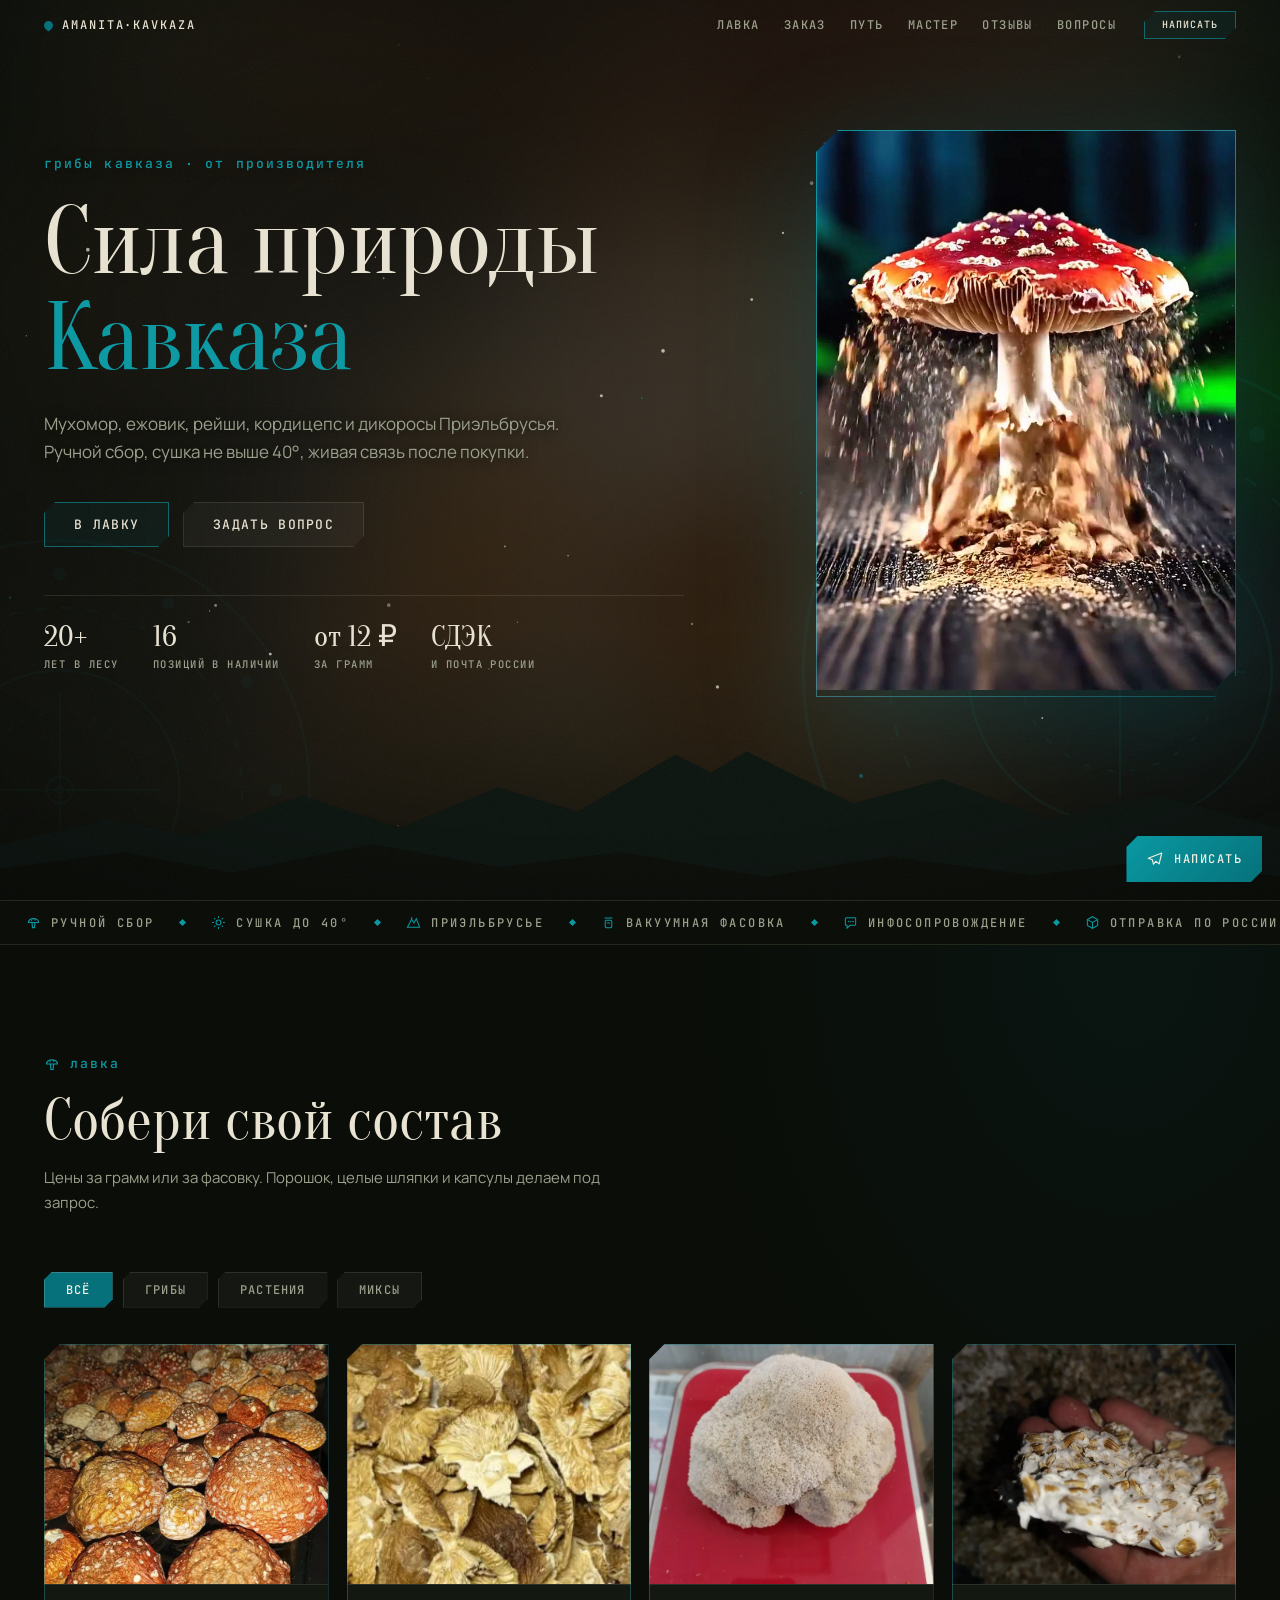
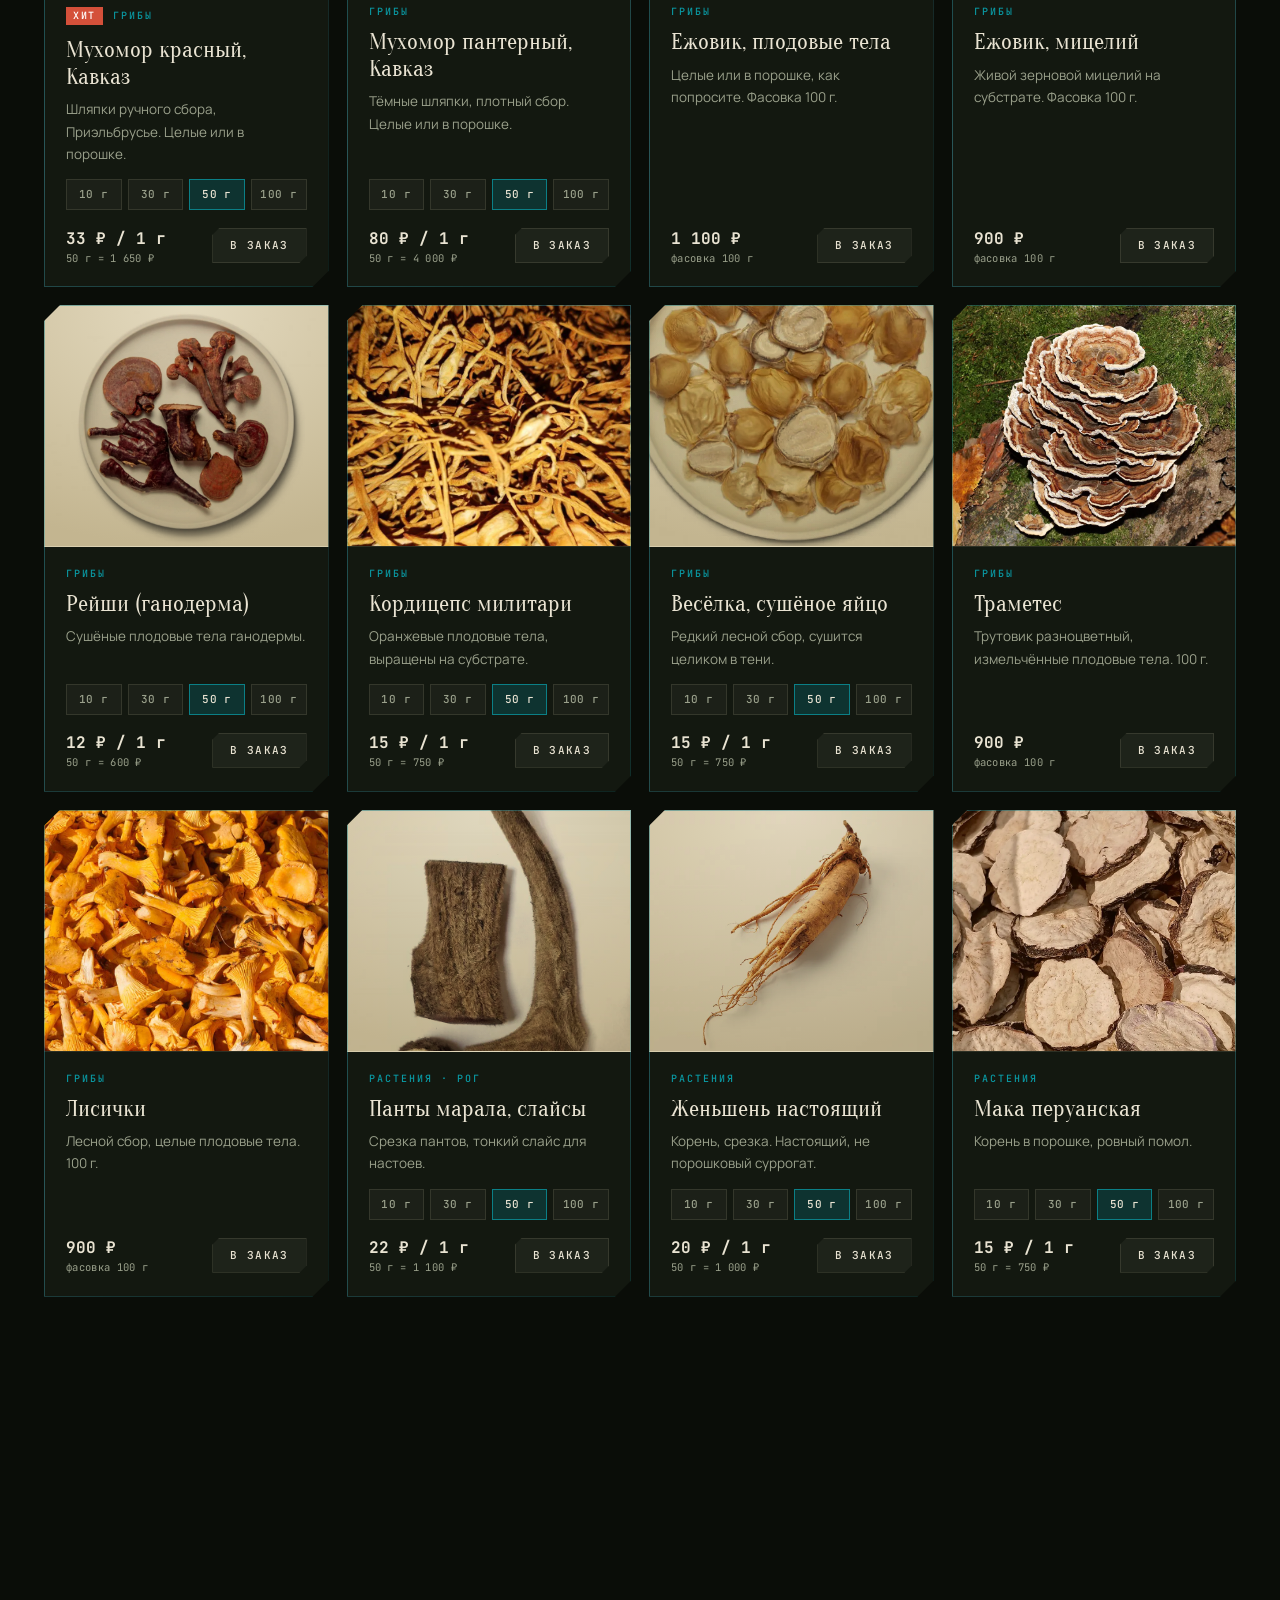
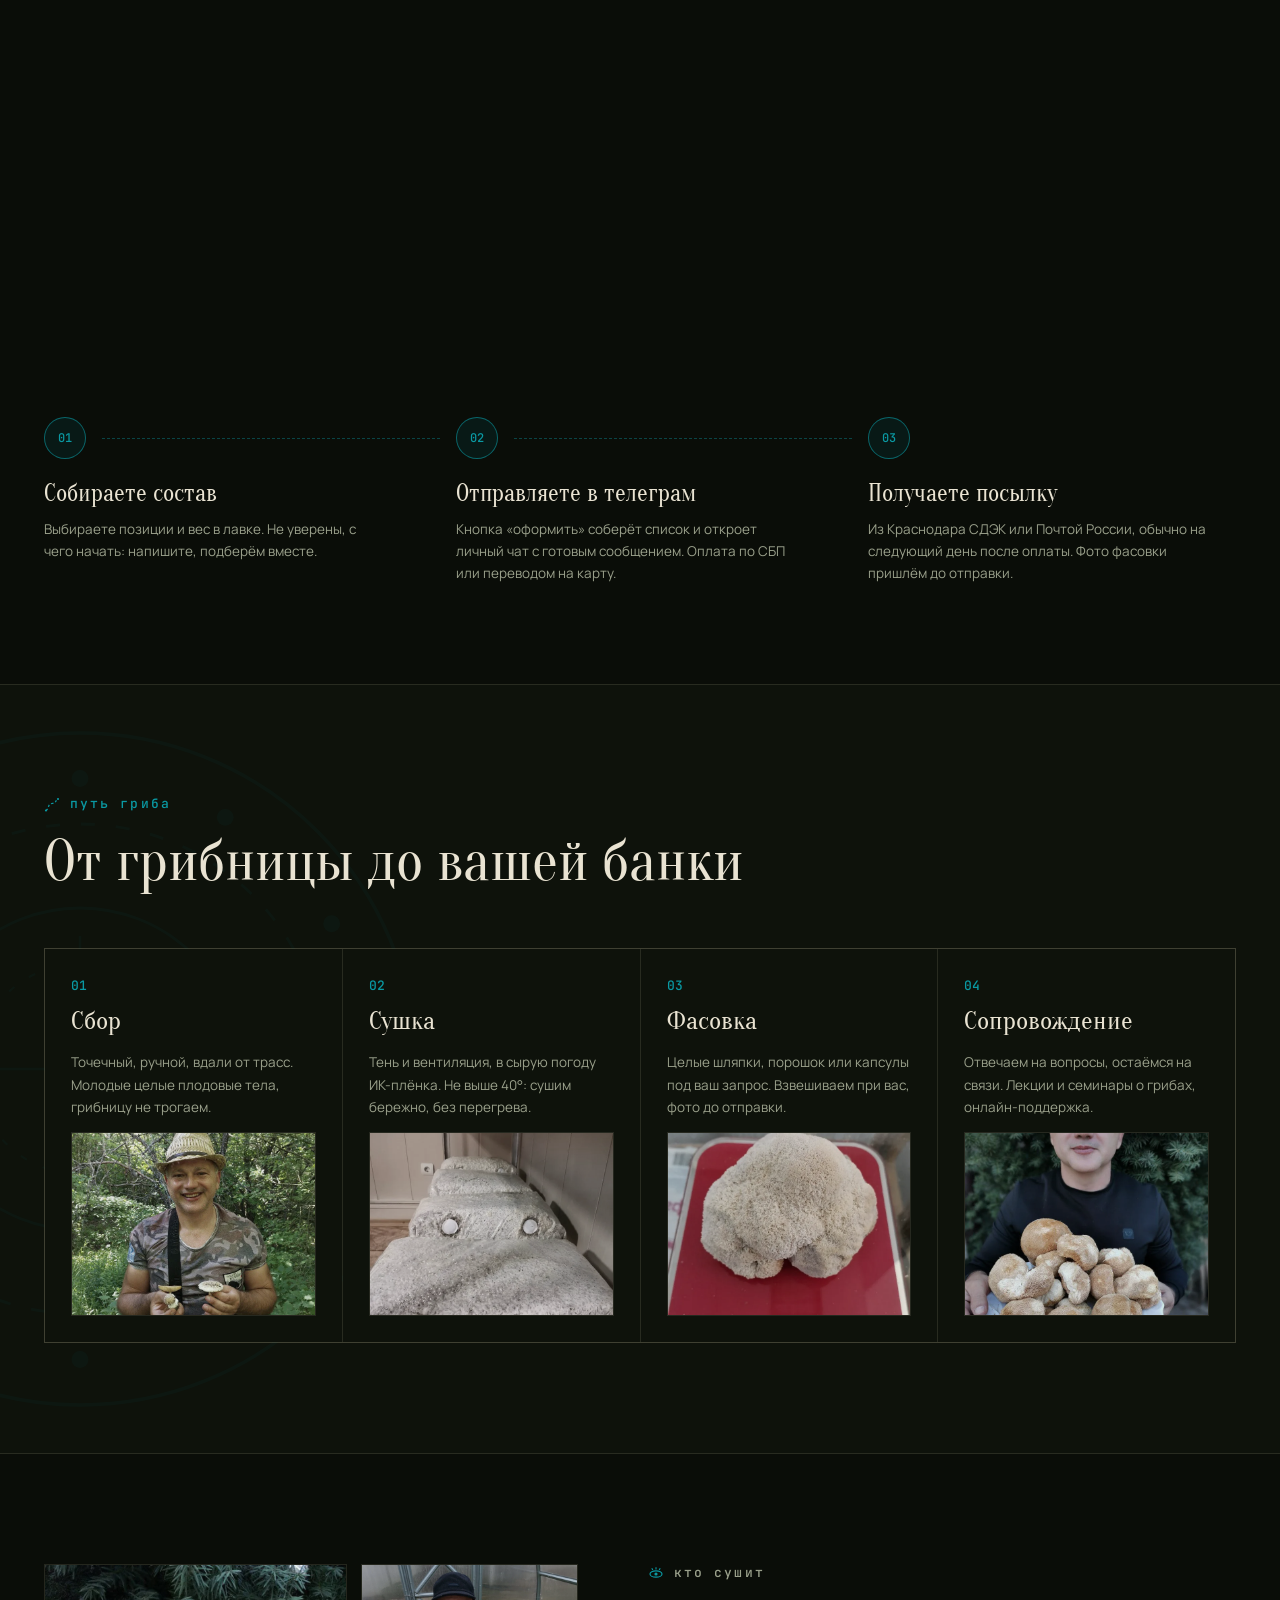
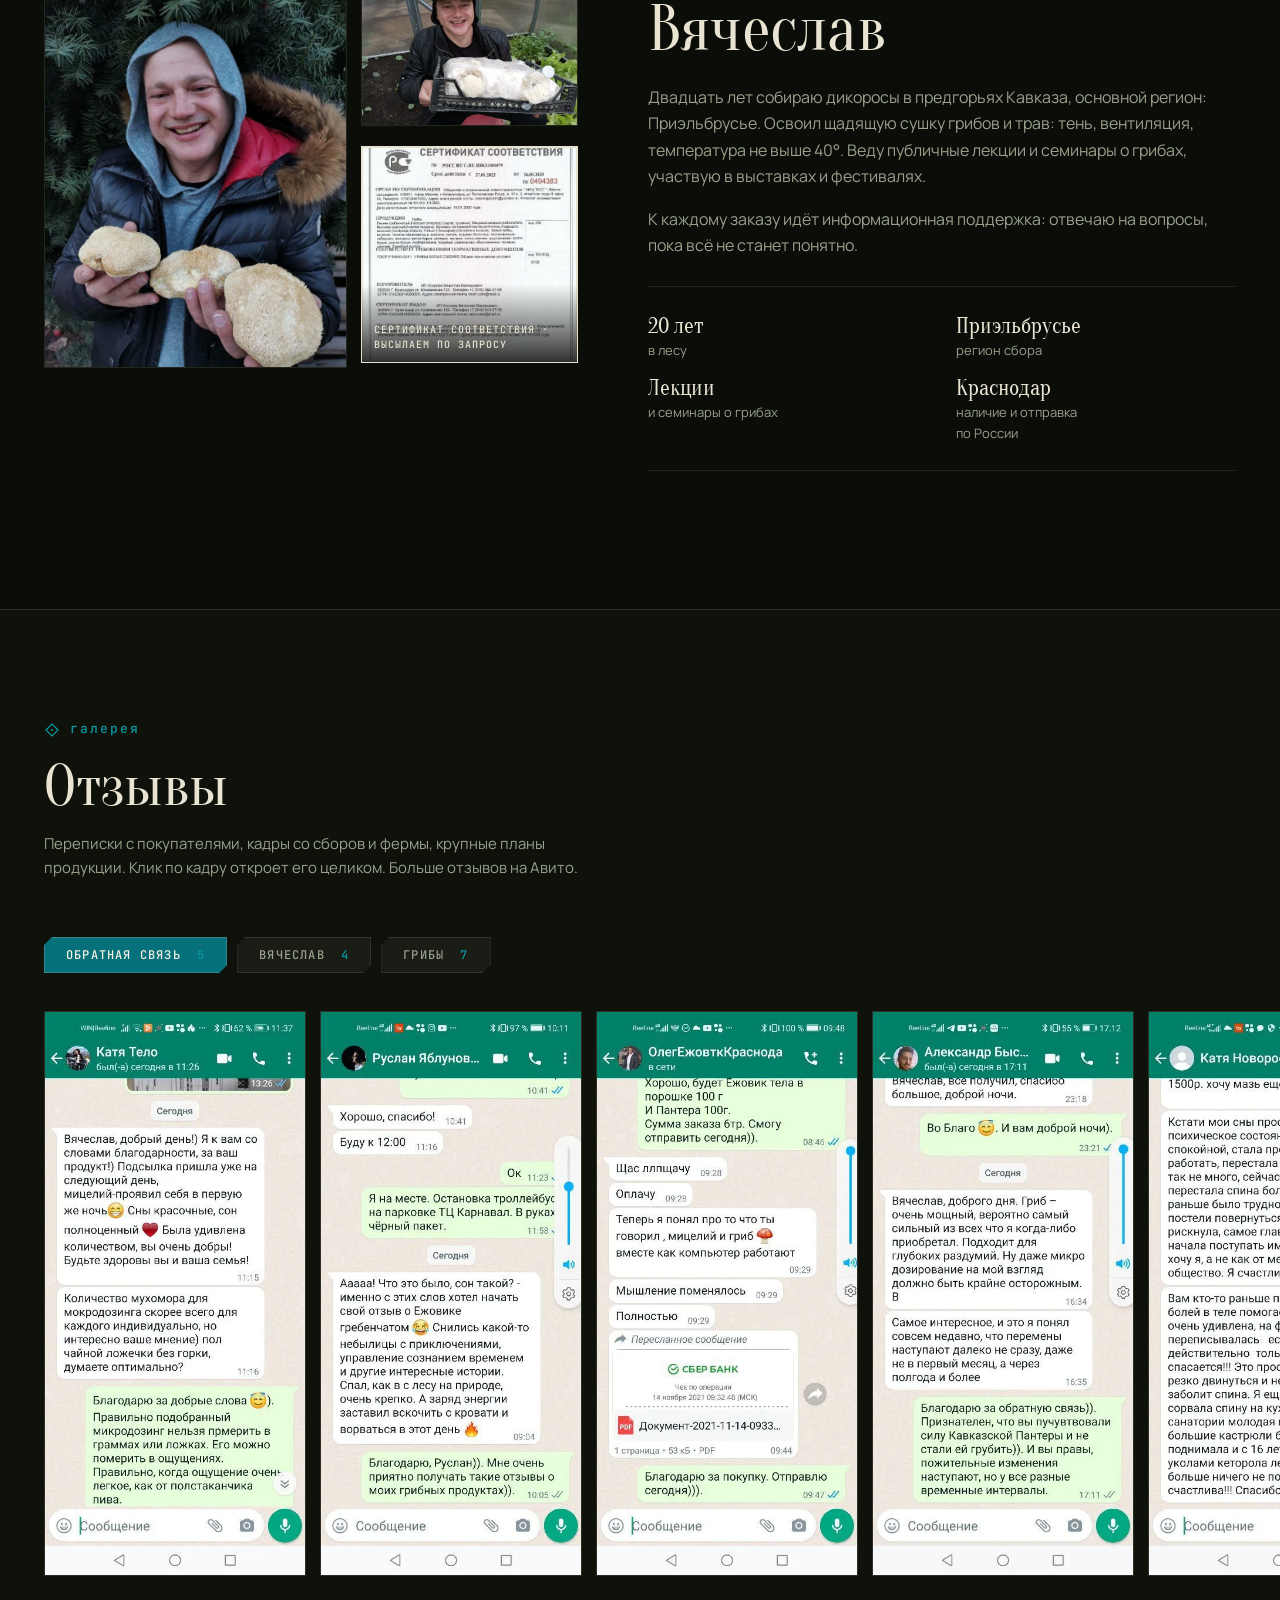
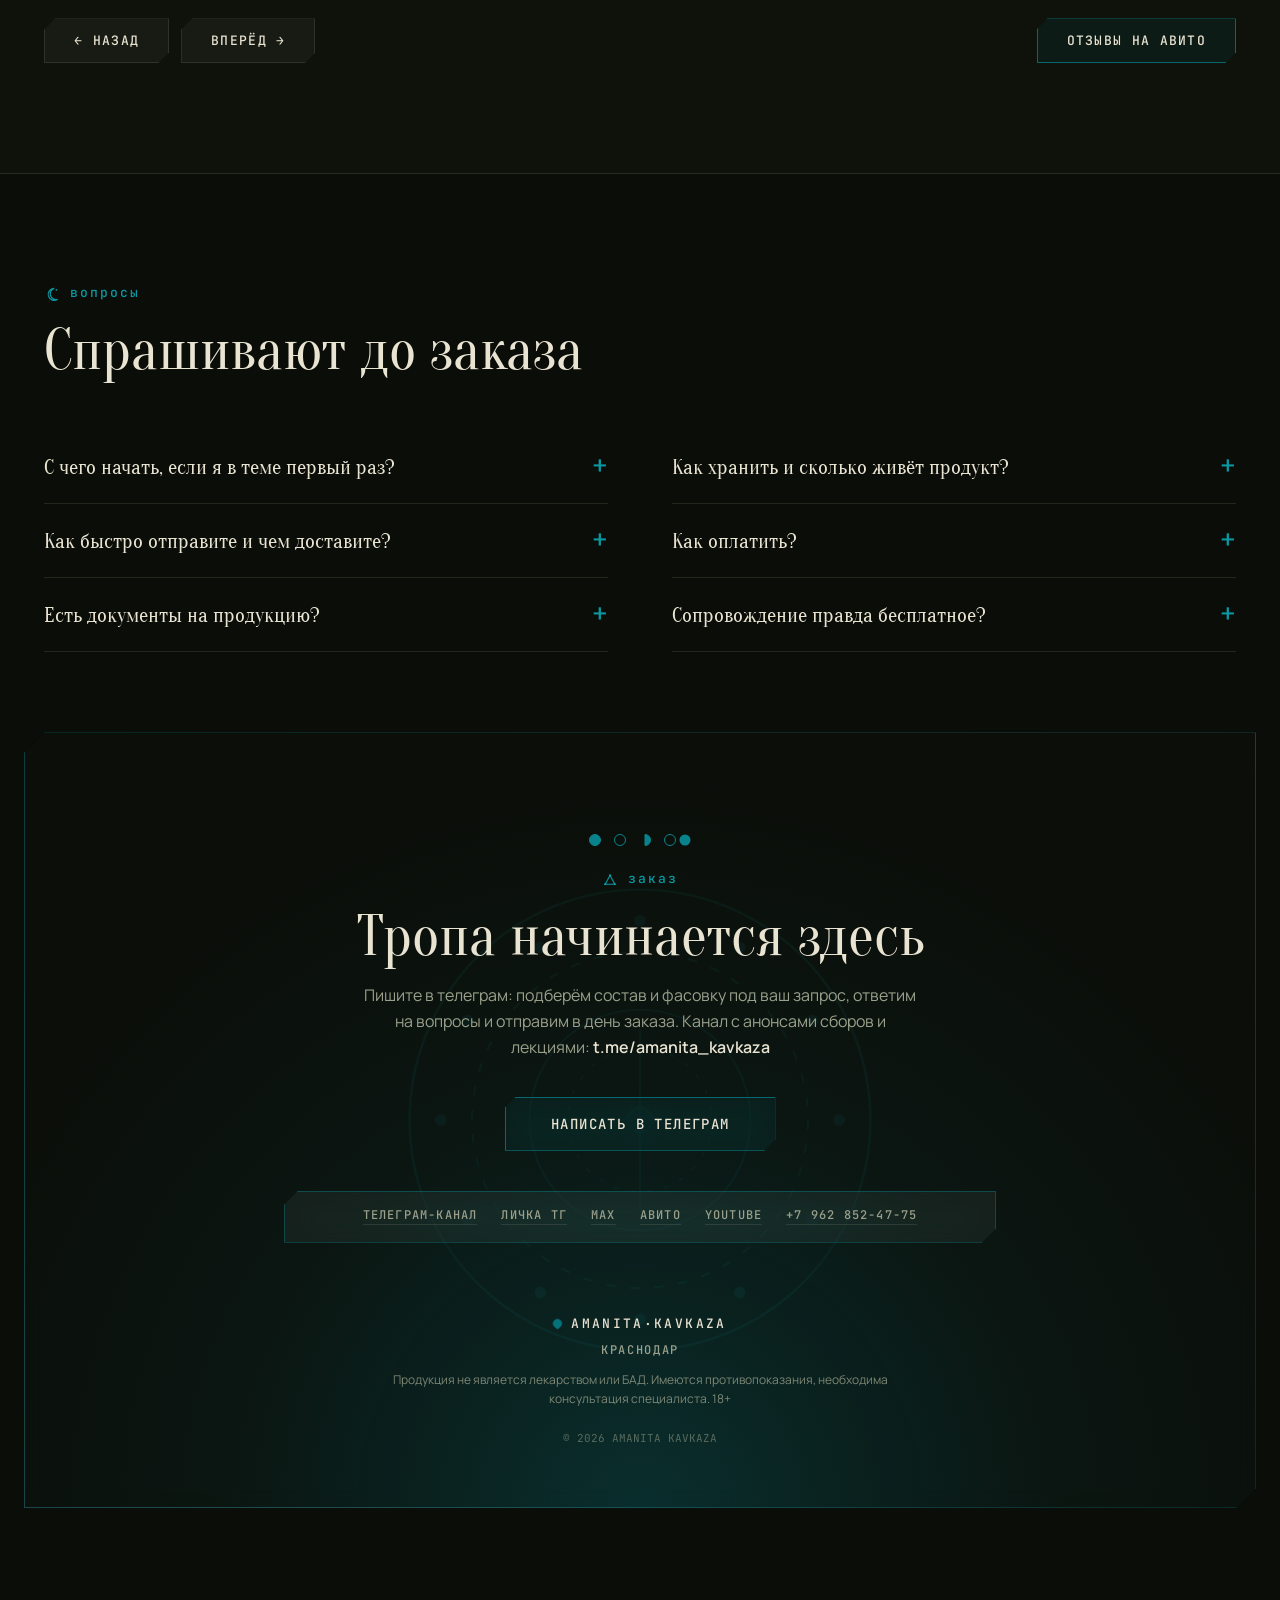
<file: index.html>
<!doctype html>
<html lang="ru">
<head>
<meta charset="utf-8">
<meta name="viewport" content="width=device-width, initial-scale=1, viewport-fit=cover">
<title>AMANITA KAVKAZA — грибы и дикоросы Приэльбрусья</title>
<meta name="description" content="Мухомор красный и пантерный, ежовик, рейши, кордицепс, весёлка и дикоросы Кавказа. Ручной сбор в Приэльбрусье, сушка до 40°, сопровождение после покупки.">
<meta name="theme-color" content="#0a0d08">
<link rel="canonical" href="https://daruev.github.io/amanita-kavkaza/">
<meta property="og:type" content="website">
<meta property="og:locale" content="ru_RU">
<meta property="og:site_name" content="AMANITA KAVKAZA">
<meta property="og:title" content="AMANITA KAVKAZA — грибы Кавказа от производителя">
<meta property="og:description" content="Мухомор, ежовик, рейши, кордицепс и дикоросы Приэльбрусья. Ручной сбор, сушка не выше 40°, сопровождение после покупки.">
<meta property="og:url" content="https://daruev.github.io/amanita-kavkaza/">
<meta property="og:image" content="https://daruev.github.io/amanita-kavkaza/assets/img/og.jpg">
<meta property="og:image:width" content="1200">
<meta property="og:image:height" content="630">
<meta name="twitter:card" content="summary_large_image">
<meta name="twitter:title" content="AMANITA KAVKAZA — грибы Кавказа от производителя">
<meta name="twitter:description" content="Ручной сбор в Приэльбрусье, сушка до 40°, сопровождение после покупки.">
<meta name="twitter:image" content="https://daruev.github.io/amanita-kavkaza/assets/img/og.jpg">
<link rel="icon" href="data:image/svg+xml,%3Csvg xmlns='http://www.w3.org/2000/svg' viewBox='0 0 32 32'%3E%3Crect width='32' height='32' fill='%230a0d08'/%3E%3Cpath d='M16 5c6 0 10 3.6 10 7.5S22 17 16 17 6 16.4 6 12.5 10 5 16 5z' fill='%23c8402e'/%3E%3Cpath d='M13 17h6l1.2 9a1 1 0 0 1-1 1.1h-6.4a1 1 0 0 1-1-1.1z' fill='%23e9e3d2'/%3E%3C/svg%3E">
<link rel="apple-touch-icon" href="assets/img/touch-icon.png">
<link rel="preconnect" href="https://fonts.googleapis.com">
<link rel="preconnect" href="https://fonts.gstatic.com" crossorigin>
<link href="https://fonts.googleapis.com/css2?family=Oranienbaum&family=Manrope:wght@400;500;600&family=JetBrains+Mono:wght@400;500&display=swap" rel="stylesheet">
<link rel="preload" as="image" href="assets/img/hero-poster.jpg?v=2">
<script>document.documentElement.className='js'</script>
<link rel="stylesheet" href="assets/css/style.css?v=30">
<script type="application/ld+json">{"@context":"https://schema.org","@graph":[{"@type":"Store","@id":"https://daruev.github.io/amanita-kavkaza/#store","name":"AMANITA KAVKAZA","url":"https://daruev.github.io/amanita-kavkaza/","image":"https://daruev.github.io/amanita-kavkaza/assets/img/og.jpg","description":"Грибы и дикоросы Кавказа от производителя: ручной сбор в Приэльбрусье, сушка до 40°, сопровождение после покупки.","telephone":"+79628524775","address":{"@type":"PostalAddress","addressLocality":"Краснодар","addressCountry":"RU"},"sameAs":["https://t.me/amanita_kavkaza","https://www.avito.ru/brands/459ebf89d95b4053b2d506462803c72e/all?sellerId=272e16cc7aeebf4a618e97face1baed6","https://www.youtube.com/channel/UC9B5I7K8AGxDmOVQ2GdcNtQ"]},{"@type":"ItemList","name":"Ассортимент AMANITA KAVKAZA","itemListElement":[{"@type":"ListItem","position":1,"item":{"@type":"Product","name":"Мухомор красный, Кавказ","description":"Шляпки ручного сбора, Приэльбрусье. Целые или в порошке.","image":"https://daruev.github.io/amanita-kavkaza/assets/img/amanita-caps.webp","brand":{"@type":"Brand","name":"AMANITA KAVKAZA"},"offers":{"@type":"Offer","priceCurrency":"RUB","availability":"https://schema.org/InStock","itemCondition":"https://schema.org/NewCondition","url":"https://daruev.github.io/amanita-kavkaza/#shop","priceSpecification":{"@type":"UnitPriceSpecification","price":33,"priceCurrency":"RUB","referenceQuantity":{"@type":"QuantitativeValue","value":1,"unitCode":"GRM"}},"price":33}}},{"@type":"ListItem","position":2,"item":{"@type":"Product","name":"Мухомор пантерный, Кавказ","description":"Тёмные шляпки, плотный сбор. Целые или в порошке.","image":"https://daruev.github.io/amanita-kavkaza/assets/img/amanita-panther.webp","brand":{"@type":"Brand","name":"AMANITA KAVKAZA"},"offers":{"@type":"Offer","priceCurrency":"RUB","availability":"https://schema.org/InStock","itemCondition":"https://schema.org/NewCondition","url":"https://daruev.github.io/amanita-kavkaza/#shop","priceSpecification":{"@type":"UnitPriceSpecification","price":80,"priceCurrency":"RUB","referenceQuantity":{"@type":"QuantitativeValue","value":1,"unitCode":"GRM"}},"price":80}}},{"@type":"ListItem","position":3,"item":{"@type":"Product","name":"Ежовик, плодовые тела","description":"Целые или в порошке, как попросите. Фасовка 100 г.","image":"https://daruev.github.io/amanita-kavkaza/assets/img/hericium-scale.webp","brand":{"@type":"Brand","name":"AMANITA KAVKAZA"},"offers":{"@type":"Offer","priceCurrency":"RUB","availability":"https://schema.org/InStock","itemCondition":"https://schema.org/NewCondition","url":"https://daruev.github.io/amanita-kavkaza/#shop","price":1100}}},{"@type":"ListItem","position":4,"item":{"@type":"Product","name":"Ежовик, мицелий","description":"Живой зерновой мицелий на субстрате. Фасовка 100 г.","image":"https://daruev.github.io/amanita-kavkaza/assets/img/mycelium-02.webp","brand":{"@type":"Brand","name":"AMANITA KAVKAZA"},"offers":{"@type":"Offer","priceCurrency":"RUB","availability":"https://schema.org/InStock","itemCondition":"https://schema.org/NewCondition","url":"https://daruev.github.io/amanita-kavkaza/#shop","price":900}}},{"@type":"ListItem","position":5,"item":{"@type":"Product","name":"Рейши (ганодерма)","description":"Сушёные плодовые тела ганодермы.","image":"https://daruev.github.io/amanita-kavkaza/assets/img/reishi.webp","brand":{"@type":"Brand","name":"AMANITA KAVKAZA"},"offers":{"@type":"Offer","priceCurrency":"RUB","availability":"https://schema.org/InStock","itemCondition":"https://schema.org/NewCondition","url":"https://daruev.github.io/amanita-kavkaza/#shop","priceSpecification":{"@type":"UnitPriceSpecification","price":12,"priceCurrency":"RUB","referenceQuantity":{"@type":"QuantitativeValue","value":1,"unitCode":"GRM"}},"price":12}}},{"@type":"ListItem","position":6,"item":{"@type":"Product","name":"Кордицепс милитари","description":"Оранжевые плодовые тела, выращены на субстрате.","image":"https://daruev.github.io/amanita-kavkaza/assets/img/cordyceps.webp","brand":{"@type":"Brand","name":"AMANITA KAVKAZA"},"offers":{"@type":"Offer","priceCurrency":"RUB","availability":"https://schema.org/InStock","itemCondition":"https://schema.org/NewCondition","url":"https://daruev.github.io/amanita-kavkaza/#shop","priceSpecification":{"@type":"UnitPriceSpecification","price":15,"priceCurrency":"RUB","referenceQuantity":{"@type":"QuantitativeValue","value":1,"unitCode":"GRM"}},"price":15}}},{"@type":"ListItem","position":7,"item":{"@type":"Product","name":"Весёлка, сушёное яйцо","description":"Редкий лесной сбор, сушится целиком в тени.","image":"https://daruev.github.io/amanita-kavkaza/assets/img/veselka.webp","brand":{"@type":"Brand","name":"AMANITA KAVKAZA"},"offers":{"@type":"Offer","priceCurrency":"RUB","availability":"https://schema.org/InStock","itemCondition":"https://schema.org/NewCondition","url":"https://daruev.github.io/amanita-kavkaza/#shop","priceSpecification":{"@type":"UnitPriceSpecification","price":15,"priceCurrency":"RUB","referenceQuantity":{"@type":"QuantitativeValue","value":1,"unitCode":"GRM"}},"price":15}}},{"@type":"ListItem","position":8,"item":{"@type":"Product","name":"Траметес","description":"Трутовик разноцветный, измельчённые плодовые тела. 100 г.","image":"https://daruev.github.io/amanita-kavkaza/assets/img/trametes.webp","brand":{"@type":"Brand","name":"AMANITA KAVKAZA"},"offers":{"@type":"Offer","priceCurrency":"RUB","availability":"https://schema.org/InStock","itemCondition":"https://schema.org/NewCondition","url":"https://daruev.github.io/amanita-kavkaza/#shop","price":900}}},{"@type":"ListItem","position":9,"item":{"@type":"Product","name":"Лисички","description":"Лесной сбор, целые плодовые тела. 100 г.","image":"https://daruev.github.io/amanita-kavkaza/assets/img/lisichki.webp","brand":{"@type":"Brand","name":"AMANITA KAVKAZA"},"offers":{"@type":"Offer","priceCurrency":"RUB","availability":"https://schema.org/InStock","itemCondition":"https://schema.org/NewCondition","url":"https://daruev.github.io/amanita-kavkaza/#shop","price":900}}},{"@type":"ListItem","position":10,"item":{"@type":"Product","name":"Панты марала, слайсы","description":"Срезка пантов, тонкий слайс для настоев.","image":"https://daruev.github.io/amanita-kavkaza/assets/img/panty.webp","brand":{"@type":"Brand","name":"AMANITA KAVKAZA"},"offers":{"@type":"Offer","priceCurrency":"RUB","availability":"https://schema.org/InStock","itemCondition":"https://schema.org/NewCondition","url":"https://daruev.github.io/amanita-kavkaza/#shop","priceSpecification":{"@type":"UnitPriceSpecification","price":22,"priceCurrency":"RUB","referenceQuantity":{"@type":"QuantitativeValue","value":1,"unitCode":"GRM"}},"price":22}}},{"@type":"ListItem","position":11,"item":{"@type":"Product","name":"Женьшень настоящий","description":"Корень, срезка. Настоящий, не порошковый суррогат.","image":"https://daruev.github.io/amanita-kavkaza/assets/img/zhenshen.webp","brand":{"@type":"Brand","name":"AMANITA KAVKAZA"},"offers":{"@type":"Offer","priceCurrency":"RUB","availability":"https://schema.org/InStock","itemCondition":"https://schema.org/NewCondition","url":"https://daruev.github.io/amanita-kavkaza/#shop","priceSpecification":{"@type":"UnitPriceSpecification","price":20,"priceCurrency":"RUB","referenceQuantity":{"@type":"QuantitativeValue","value":1,"unitCode":"GRM"}},"price":20}}},{"@type":"ListItem","position":12,"item":{"@type":"Product","name":"Мака перуанская","description":"Корень в порошке, ровный помол.","image":"https://daruev.github.io/amanita-kavkaza/assets/img/maka.webp","brand":{"@type":"Brand","name":"AMANITA KAVKAZA"},"offers":{"@type":"Offer","priceCurrency":"RUB","availability":"https://schema.org/InStock","itemCondition":"https://schema.org/NewCondition","url":"https://daruev.github.io/amanita-kavkaza/#shop","priceSpecification":{"@type":"UnitPriceSpecification","price":15,"priceCurrency":"RUB","referenceQuantity":{"@type":"QuantitativeValue","value":1,"unitCode":"GRM"}},"price":15}}},{"@type":"ListItem","position":13,"item":{"@type":"Product","name":"Микс рейши и весёлка","description":"Рейши + весёлка, 50/50. Фасовка 100 г.","image":"https://daruev.github.io/amanita-kavkaza/assets/img/reishi.webp","brand":{"@type":"Brand","name":"AMANITA KAVKAZA"},"offers":{"@type":"Offer","priceCurrency":"RUB","availability":"https://schema.org/InStock","itemCondition":"https://schema.org/NewCondition","url":"https://daruev.github.io/amanita-kavkaza/#shop","price":1500}}},{"@type":"ListItem","position":14,"item":{"@type":"Product","name":"Микс ежовик и кордицепс","description":"Ежовик ПТ + ежовик мицелий + кордицепс, 30/30/40. 100 г.","image":"https://daruev.github.io/amanita-kavkaza/assets/img/hericium-scale.webp","brand":{"@type":"Brand","name":"AMANITA KAVKAZA"},"offers":{"@type":"Offer","priceCurrency":"RUB","availability":"https://schema.org/InStock","itemCondition":"https://schema.org/NewCondition","url":"https://daruev.github.io/amanita-kavkaza/#shop","price":1500}}},{"@type":"ListItem","position":15,"item":{"@type":"Product","name":"Капсулы ежовиковые","description":"Мицелий + плодовые тела 70/30. 120 капсул по 0,45 г.","image":"https://daruev.github.io/amanita-kavkaza/assets/img/jar-scale.webp","brand":{"@type":"Brand","name":"AMANITA KAVKAZA"},"offers":{"@type":"Offer","priceCurrency":"RUB","availability":"https://schema.org/InStock","itemCondition":"https://schema.org/NewCondition","url":"https://daruev.github.io/amanita-kavkaza/#shop","price":900}}},{"@type":"ListItem","position":16,"item":{"@type":"Product","name":"Кордицепин Мицеликс","description":"Авторский состав Савельева. Фасовка 100 г.","image":"https://daruev.github.io/amanita-kavkaza/assets/img/cordyceps.webp","brand":{"@type":"Brand","name":"AMANITA KAVKAZA"},"offers":{"@type":"Offer","priceCurrency":"RUB","availability":"https://schema.org/InStock","itemCondition":"https://schema.org/NewCondition","url":"https://daruev.github.io/amanita-kavkaza/#shop","price":2800}}}]},{"@type":"FAQPage","mainEntity":[{"@type":"Question","name":"С чего начать, если я в теме первый раз?","acceptedAnswer":{"@type":"Answer","text":"Напишите в телеграм: расскажем про ассортимент, фасовки и хранение, поможем выбрать позицию. Если есть сомнения, сначала проконсультируйтесь со специалистом."}},{"@type":"Question","name":"Как хранить и сколько живёт продукт?","acceptedAnswer":{"@type":"Answer","text":"Тёмное сухое место, стеклянная банка или вакуум. При таком хранении сушёный гриб спокойно стоит до двух лет."}},{"@type":"Question","name":"Как быстро отправите и чем доставите?","acceptedAnswer":{"@type":"Answer","text":"Из Краснодара: СДЭК или Почта России. Подсылка обычно на следующий день после оплаты, фото фасовки присылаем до отправки."}},{"@type":"Question","name":"Как оплатить?","acceptedAnswer":{"@type":"Answer","text":"Перевод на карту или СБП, детали согласуем в телеграме при оформлении заказа."}},{"@type":"Question","name":"Есть документы на продукцию?","acceptedAnswer":{"@type":"Answer","text":"Декларация соответствия есть, высылаем по запросу. Сама продукция не является лекарством или БАД, информация на сайте не медицинская рекомендация."}},{"@type":"Question","name":"Сопровождение правда бесплатное?","acceptedAnswer":{"@type":"Answer","text":"Да. Все, кто взял продукт, получают информационную поддержку в переписке: ответы на вопросы о фасовке, хранении и выборе позиции. Плюс лекции и семинары, анонсы в канале."}}]}]}</script>
</head>
<body>

<svg width="0" height="0" style="position:absolute" aria-hidden="true">
  <defs>
    <symbol id="mandala" viewBox="0 0 200 200">
      <circle cx="100" cy="100" r="96" fill="none" stroke="currentColor" stroke-width="1"/>
      <circle cx="100" cy="100" r="70" fill="none" stroke="currentColor" stroke-width=".8" stroke-dasharray="4 6"/>
      <circle cx="100" cy="100" r="46" fill="none" stroke="currentColor" stroke-width=".8"/>
      <circle cx="100" cy="100" r="30" fill="none" stroke="currentColor" stroke-width=".6" stroke-dasharray="2 5"/>
      <g fill="currentColor">
        <circle cx="183" cy="100" r="2.4"/><circle cx="171.9" cy="141.5" r="2.4"/><circle cx="141.5" cy="171.9" r="2.4"/>
        <circle cx="100" cy="183" r="2.4"/><circle cx="58.5" cy="171.9" r="2.4"/><circle cx="28.1" cy="141.5" r="2.4"/>
        <circle cx="17" cy="100" r="2.4"/><circle cx="28.1" cy="58.5" r="2.4"/><circle cx="58.5" cy="28.1" r="2.4"/>
        <circle cx="100" cy="17" r="2.4"/><circle cx="141.5" cy="28.1" r="2.4"/><circle cx="171.9" cy="58.5" r="2.4"/>
      </g>
      <path d="M100 62v76M62 100h76" stroke="currentColor" stroke-width=".7" fill="none"/>
      <circle cx="100" cy="100" r="5" fill="none" stroke="currentColor" stroke-width=".8"/>
      <circle cx="100" cy="100" r="1.6" fill="currentColor"/>
    </symbol>
    <symbol id="sg-gill" viewBox="0 0 16 16">
      <path d="M2.5 8a5.5 4.2 0 0 1 11 0z" fill="none" stroke="currentColor" stroke-width="1.2"/>
      <path d="M6.4 8l.5 5.5h2.2L9.6 8" fill="none" stroke="currentColor" stroke-width="1.2"/>
      <circle cx="6" cy="6" r=".7" fill="currentColor"/><circle cx="9.6" cy="5.3" r=".7" fill="currentColor"/>
    </symbol>
    <symbol id="sg-path" viewBox="0 0 16 16">
      <path d="M2 13.5C5.5 11 3.5 7 8 6.5S11.5 3 14 2" fill="none" stroke="currentColor" stroke-width="1.2" stroke-dasharray="2.2 2.2"/>
      <circle cx="2" cy="13.5" r="1.1" fill="currentColor"/><circle cx="14" cy="2" r="1.1" fill="currentColor"/>
    </symbol>
    <symbol id="sg-eye" viewBox="0 0 16 16">
      <ellipse cx="8" cy="9" rx="6" ry="3.2" fill="none" stroke="currentColor" stroke-width="1.2"/>
      <circle cx="8" cy="9" r="1.6" fill="currentColor"/>
      <path d="M8 2.2v2.2M3.8 3.2l1 1.9M12.2 3.2l-1 1.9" stroke="currentColor" stroke-width="1.1" fill="none"/>
    </symbol>
    <symbol id="sg-rhomb" viewBox="0 0 16 16">
      <path d="M8 2l6 6-6 6-6-6z" fill="none" stroke="currentColor" stroke-width="1.2"/>
      <circle cx="8" cy="8" r="1" fill="currentColor"/>
    </symbol>
    <symbol id="sg-moon" viewBox="0 0 16 16">
      <path d="M10.2 2.4a6 6 0 1 0 3.4 10.9A5.2 5.2 0 0 1 10.2 2.4z" fill="none" stroke="currentColor" stroke-width="1.2"/>
      <circle cx="12.4" cy="3.8" r=".9" fill="currentColor"/>
    </symbol>
    <symbol id="sg-heat" viewBox="0 0 16 16">
      <circle cx="8" cy="8" r="2.6" fill="none" stroke="currentColor" stroke-width="1.1"/>
      <path d="M8 1.2v2M8 12.8v2M1.2 8h2M12.8 8h2M3.2 3.2l1.4 1.4M11.4 11.4l1.4 1.4M12.8 3.2l-1.4 1.4M4.6 11.4l-1.4 1.4" stroke="currentColor" stroke-width="1.1" fill="none"/>
    </symbol>
    <symbol id="sg-mount" viewBox="0 0 16 16">
      <path d="M1.5 13L6 4.5L8.5 8.5L11 4L14.5 13z" fill="none" stroke="currentColor" stroke-width="1.1"/>
      <circle cx="6" cy="3.2" r=".9" fill="currentColor"/>
    </symbol>
    <symbol id="sg-jar" viewBox="0 0 16 16">
      <rect x="4.5" y="5.5" width="7" height="8" rx="1.2" fill="none" stroke="currentColor" stroke-width="1.1"/>
      <path d="M3.8 3.2h8.4M6.2 8.5h3.6" stroke="currentColor" stroke-width="1.1" fill="none"/>
    </symbol>
    <symbol id="sg-talk" viewBox="0 0 16 16">
      <path d="M3.5 3h9a1 1 0 0 1 1 1v6a1 1 0 0 1-1 1H7.5l-3.2 3v-3h-.8a1 1 0 0 1-1-1V4a1 1 0 0 1 1-1z" fill="none" stroke="currentColor" stroke-width="1.1"/>
      <circle cx="6" cy="7" r=".8" fill="currentColor"/><circle cx="8.4" cy="7" r=".8" fill="currentColor"/><circle cx="10.8" cy="7" r=".8" fill="currentColor"/>
    </symbol>
    <symbol id="sg-box" viewBox="0 0 16 16">
      <path d="M8 1.8l5.5 3.1v6.2L8 14.2 2.5 11.1V4.9z" fill="none" stroke="currentColor" stroke-width="1.1"/>
      <path d="M2.5 4.9L8 8l5.5-3.1M8 8v6.2" fill="none" stroke="currentColor" stroke-width="1.1"/>
    </symbol>
    <symbol id="sg-list" viewBox="0 0 16 16">
      <path d="M5.8 4.2h7.7M5.8 8h7.7M5.8 11.8h7.7" stroke="currentColor" stroke-width="1.1" fill="none"/>
      <circle cx="3" cy="4.2" r=".9" fill="currentColor"/><circle cx="3" cy="8" r=".9" fill="currentColor"/><circle cx="3" cy="11.8" r=".9" fill="currentColor"/>
    </symbol>
    <symbol id="sg-trin" viewBox="0 0 16 16">
      <path d="M8 3.4L3.2 12.2h9.6z" fill="none" stroke="currentColor" stroke-width="1.1"/>
      <circle cx="8" cy="3.4" r="1.1" fill="currentColor"/><circle cx="3.2" cy="12.2" r="1.1" fill="currentColor"/><circle cx="12.8" cy="12.2" r="1.1" fill="currentColor"/>
    </symbol>
    <symbol id="sg-phases" viewBox="0 0 110 16">
      <g stroke="currentColor" stroke-width="1">
        <circle cx="10" cy="8" r="5.5" fill="currentColor"/>
        <circle cx="35" cy="8" r="5.5" fill="none"/>
        <path d="M60 2.5a5.5 5.5 0 0 1 0 11z" fill="currentColor"/>
        <circle cx="85" cy="8" r="5.5" fill="none"/>
        <circle cx="100" cy="8" r="5.5" fill="currentColor" stroke="none"/>
      </g>
    </symbol>
  </defs>
</svg>

<a class="skip" href="#shop">к лавке</a>
<p class="sr" id="live" aria-live="polite"></p>

<header class="hdr" id="top">
  <div class="wrap hdr-in">
    <a class="brand" href="#top"><span class="brand-dot"></span>AMANITA·KAVKAZA</a>
    <nav class="nav" aria-label="Разделы">
      <a href="#shop">лавка</a>
      <a href="#how">заказ</a>
      <a href="#path">путь</a>
      <a href="#master">мастер</a>
      <a href="#reviews">отзывы</a>
      <a href="#faq">вопросы</a>
    </nav>
    <a class="btn btn-main hdr-cta" href="https://t.me/amanita123" target="_blank" rel="noopener" data-goal="header_write">написать</a>
    <button class="burger" id="burger" type="button" aria-label="Меню" aria-expanded="false" aria-controls="mnav"><i></i><i></i></button>
  </div>
  <i class="hdr-bar" id="hdrBar" aria-hidden="true"></i>
</header>

<div class="mnav" id="mnav" hidden>
  <nav aria-label="Разделы">
    <a href="#shop">лавка</a>
    <a href="#how">как заказать</a>
    <a href="#path">путь гриба</a>
    <a href="#master">мастер</a>
    <a href="#reviews">отзывы</a>
    <a href="#faq">вопросы</a>
  </nav>
  <a class="btn btn-main btn-big" href="https://t.me/amanita123" target="_blank" rel="noopener" data-goal="cta_write">написать в телеграм</a>
</div>

<section class="hero">
  <img width="720" height="960" class="hero-glow" src="assets/img/hero-poster.jpg?v=2" alt="" aria-hidden="true">
  <div class="hero-shade"></div>
  <svg class="mandala hero-mandala" aria-hidden="true"><use href="#mandala"/></svg>
  <svg class="mandala hero-mandala2" aria-hidden="true"><use href="#mandala"/></svg>
  <canvas class="spores" id="spores" aria-hidden="true"></canvas>
  <div class="wrap hero-in">
    <div class="hero-copy">
      <p class="kick io">грибы кавказа · от производителя</p>
      <h1 class="io">Сила природы<br><em>Кавказа</em></h1>
      <p class="hero-sub io">Мухомор, ежовик, рейши, кордицепс и дикоросы Приэльбрусья. Ручной сбор, сушка не выше 40°, живая связь после покупки.</p>
      <div class="hero-cta io">
        <a class="btn btn-main" href="#shop" data-goal="hero_shop">в лавку</a>
        <a class="btn btn-ghost" href="https://t.me/amanita123" target="_blank" rel="noopener" data-goal="hero_ask">задать вопрос</a>
      </div>
      <ul class="hero-facts io">
        <li><b><span data-n="20">20</span>+</b>лет в лесу</li>
        <li><b><span data-n="16">16</span></b>позиций в наличии</li>
        <li><b>от <span data-n="12">12</span> ₽</b>за грамм</li>
        <li><b>СДЭК</b>и Почта России</li>
      </ul>
    </div>
    <div class="hero-frame">
      <video class="hero-vid" autoplay muted loop playsinline disablepictureinpicture preload="auto" poster="assets/img/hero-poster.jpg?v=2" src="assets/video/hero.mp4?v=2" aria-hidden="true" tabindex="-1"></video>
    </div>
  </div>
  <svg class="ridge" viewBox="0 0 1440 220" preserveAspectRatio="none" aria-hidden="true">
    <path class="ridge-b" d="M0 220V150l120-30 100 20 120-50 110 40 110-50 90 30 110-70 40 22 40-26 40 22 80 42 100-30 120 50 120-30 140 40v110z"/>
    <path class="ridge-f" d="M0 220v-40l140-20 120 25 160-35 140 28 140-18 160 30 140-25 160 23 140-18 140 20v30z"/>
  </svg>
</section>

<div class="tape" aria-hidden="true">
  <div class="tape-in">
    <div class="tape-run">
      <span class="ti"><svg><use href="#sg-gill"/></svg>ручной сбор</span><span class="tdot"></span>
      <span class="ti"><svg><use href="#sg-heat"/></svg>сушка до 40°</span><span class="tdot"></span>
      <span class="ti"><svg><use href="#sg-mount"/></svg>приэльбрусье</span><span class="tdot"></span>
      <span class="ti"><svg><use href="#sg-jar"/></svg>вакуумная фасовка</span><span class="tdot"></span>
      <span class="ti"><svg><use href="#sg-talk"/></svg>инфосопровождение</span><span class="tdot"></span>
      <span class="ti"><svg><use href="#sg-box"/></svg>отправка по россии</span><span class="tdot"></span>
      <span class="ti"><svg><use href="#sg-gill"/></svg>ручной сбор</span><span class="tdot"></span>
      <span class="ti"><svg><use href="#sg-heat"/></svg>сушка до 40°</span><span class="tdot"></span>
      <span class="ti"><svg><use href="#sg-mount"/></svg>приэльбрусье</span><span class="tdot"></span>
      <span class="ti"><svg><use href="#sg-jar"/></svg>вакуумная фасовка</span><span class="tdot"></span>
      <span class="ti"><svg><use href="#sg-talk"/></svg>инфосопровождение</span><span class="tdot"></span>
      <span class="ti"><svg><use href="#sg-box"/></svg>отправка по россии</span><span class="tdot"></span>
    </div>
  </div>
</div>

<section class="sec shop" id="shop">
  <div class="wrap">
    <div class="sec-head io">
      <p class="kick"><svg class="kicon"><use href="#sg-gill"/></svg>лавка</p>
      <h2>Собери свой состав</h2>
      <p class="sec-sub">Цены за грамм или за фасовку. Порошок, целые шляпки и капсулы делаем под запрос.</p>
    </div>
    <div class="filters io">
      <button class="chip on" type="button" aria-pressed="true" data-f="all">всё</button>
      <button class="chip" type="button" aria-pressed="false" data-f="fungi">грибы</button>
      <button class="chip" type="button" aria-pressed="false" data-f="plants">растения</button>
      <button class="chip" type="button" aria-pressed="false" data-f="mix">миксы</button>
    </div>
    <div class="cards">

      <article class="card io" data-cat="fungi">
        <div class="card-media"><img width="720" height="960" src="assets/img/amanita-caps.webp" alt="Сушёные шляпки мухомора красного" loading="lazy"></div>
        <div class="card-body">
          <p class="tag"><i class="hit">хит</i>грибы</p>
          <h3>Мухомор красный, Кавказ</h3>
          <p class="desc">Шляпки ручного сбора, Приэльбрусье. Целые или в порошке.</p>
          <div class="card-row">
            <p class="price"><b>33 ₽ / 1 г</b><span>50 г = 1 650 ₽</span></p>
            <button class="add" type="button" data-id="muhomor-krasnyy" data-name="Мухомор красный, Кавказ" data-price="33" data-unit="г">в заказ</button>
          </div>
        </div>
      </article>

      <article class="card io" data-cat="fungi">
        <div class="card-media"><img width="750" height="225" src="assets/img/amanita-panther.webp" alt="Сушёные шляпки мухомора пантерного" loading="lazy"></div>
        <div class="card-body">
          <p class="tag">грибы</p>
          <h3>Мухомор пантерный, Кавказ</h3>
          <p class="desc">Тёмные шляпки, плотный сбор. Целые или в порошке.</p>
          <div class="card-row">
            <p class="price"><b>80 ₽ / 1 г</b><span>50 г = 4 000 ₽</span></p>
            <button class="add" type="button" data-id="muhomor-panternyy" data-name="Мухомор пантерный, Кавказ" data-price="80" data-unit="г">в заказ</button>
          </div>
        </div>
      </article>

      <article class="card io" data-cat="fungi">
        <div class="card-media"><img width="720" height="960" src="assets/img/hericium-scale.webp" alt="Плодовые тела ежовика на весах" loading="lazy"></div>
        <div class="card-body">
          <p class="tag">грибы</p>
          <h3>Ежовик, плодовые тела</h3>
          <p class="desc">Целые или в порошке, как попросите. Фасовка 100 г.</p>
          <div class="card-row">
            <p class="price"><b>1 100 ₽</b><span>фасовка 100 г</span></p>
            <button class="add" type="button" data-id="ezhevik-pt" data-name="Ежовик, плодовые тела 100 г" data-price="1100" data-unit="шт">в заказ</button>
          </div>
        </div>
      </article>

      <article class="card io" data-cat="fungi">
        <div class="card-media"><img width="1280" height="960" src="assets/img/mycelium-02.webp" alt="Зерновой мицелий ежовика в руке" loading="lazy"></div>
        <div class="card-body">
          <p class="tag">грибы</p>
          <h3>Ежовик, мицелий</h3>
          <p class="desc">Живой зерновой мицелий на субстрате. Фасовка 100 г.</p>
          <div class="card-row">
            <p class="price"><b>900 ₽</b><span>фасовка 100 г</span></p>
            <button class="add" type="button" data-id="ezhevik-mic" data-name="Ежовик, мицелий 100 г" data-price="900" data-unit="шт">в заказ</button>
          </div>
        </div>
      </article>

      <article class="card io" data-cat="fungi">
        <div class="card-media plate"><img width="900" height="746" src="assets/img/reishi.webp" alt="Плодовые тела рейши на тарелке" loading="lazy"></div>
        <div class="card-body">
          <p class="tag">грибы</p>
          <h3>Рейши (ганодерма)</h3>
          <p class="desc">Сушёные плодовые тела ганодермы.</p>
          <div class="card-row">
            <p class="price"><b>12 ₽ / 1 г</b><span>100 г = 1 200 ₽</span></p>
            <button class="add" type="button" data-id="reishi" data-name="Рейши (ганодерма)" data-price="12" data-unit="г">в заказ</button>
          </div>
        </div>
      </article>

      <article class="card io" data-cat="fungi">
        <div class="card-media"><img width="720" height="960" src="assets/img/cordyceps.webp" alt="Кордицепс милитари" loading="lazy"></div>
        <div class="card-body">
          <p class="tag">грибы</p>
          <h3>Кордицепс милитари</h3>
          <p class="desc">Оранжевые плодовые тела, выращены на субстрате.</p>
          <div class="card-row">
            <p class="price"><b>15 ₽ / 1 г</b><span>100 г = 1 500 ₽</span></p>
            <button class="add" type="button" data-id="cordyceps" data-name="Кордицепс милитари" data-price="15" data-unit="г">в заказ</button>
          </div>
        </div>
      </article>

      <article class="card io" data-cat="fungi">
        <div class="card-media plate"><img width="900" height="468" src="assets/img/veselka.webp" alt="Сушёные яйца весёлки" loading="lazy"></div>
        <div class="card-body">
          <p class="tag">грибы</p>
          <h3>Весёлка, сушёное яйцо</h3>
          <p class="desc">Редкий лесной сбор, сушится целиком в тени.</p>
          <div class="card-row">
            <p class="price"><b>15 ₽ / 1 г</b><span>100 г = 1 500 ₽</span></p>
            <button class="add" type="button" data-id="veselka" data-name="Весёлка, сушёное яйцо" data-price="15" data-unit="г">в заказ</button>
          </div>
        </div>
      </article>

      <article class="card io" data-cat="fungi">
        <div class="card-media"><img width="900" height="900" src="assets/img/trametes.webp" alt="Трутовик разноцветный на пне" loading="lazy"></div>
        <div class="card-body">
          <p class="tag">грибы</p>
          <h3>Траметес</h3>
          <p class="desc">Трутовик разноцветный, измельчённые плодовые тела. 100 г.</p>
          <div class="card-row">
            <p class="price"><b>900 ₽</b><span>фасовка 100 г</span></p>
            <button class="add" type="button" data-id="trametes" data-name="Траметес 100 г" data-price="900" data-unit="шт">в заказ</button>
          </div>
        </div>
      </article>

      <article class="card io" data-cat="fungi">
        <div class="card-media"><img width="900" height="610" src="assets/img/lisichki.webp" alt="Свежие лисички" loading="lazy"></div>
        <div class="card-body">
          <p class="tag">грибы</p>
          <h3>Лисички</h3>
          <p class="desc">Лесной сбор, целые плодовые тела. 100 г.</p>
          <div class="card-row">
            <p class="price"><b>900 ₽</b><span>фасовка 100 г</span></p>
            <button class="add" type="button" data-id="lisichki" data-name="Лисички 100 г" data-price="900" data-unit="шт">в заказ</button>
          </div>
        </div>
      </article>

      <article class="card io" data-cat="plants">
        <div class="card-media plate"><img width="720" height="1210" src="assets/img/panty.webp" alt="Панты марала, срез" loading="lazy"></div>
        <div class="card-body">
          <p class="tag">растения · рог</p>
          <h3>Панты марала, слайсы</h3>
          <p class="desc">Срезка пантов, тонкий слайс для настоев.</p>
          <div class="card-row">
            <p class="price"><b>22 ₽ / 1 г</b><span>100 г = 2 200 ₽</span></p>
            <button class="add" type="button" data-id="panty" data-name="Панты марала, слайсы" data-price="22" data-unit="г">в заказ</button>
          </div>
        </div>
      </article>

      <article class="card io" data-cat="plants">
        <div class="card-media plate"><img width="900" height="892" src="assets/img/zhenshen.webp" alt="Корень женьшеня" loading="lazy"></div>
        <div class="card-body">
          <p class="tag">растения</p>
          <h3>Женьшень настоящий</h3>
          <p class="desc">Корень, срезка. Настоящий, не порошковый суррогат.</p>
          <div class="card-row">
            <p class="price"><b>20 ₽ / 1 г</b><span>100 г = 2 000 ₽</span></p>
            <button class="add" type="button" data-id="zhenshen" data-name="Женьшень настоящий, слайсы" data-price="20" data-unit="г">в заказ</button>
          </div>
        </div>
      </article>

      <article class="card io" data-cat="plants">
        <div class="card-media"><img width="900" height="900" src="assets/img/maka.webp" alt="Сушёные слайсы маки" loading="lazy"></div>
        <div class="card-body">
          <p class="tag">растения</p>
          <h3>Мака перуанская</h3>
          <p class="desc">Корень в порошке, ровный помол.</p>
          <div class="card-row">
            <p class="price"><b>15 ₽ / 1 г</b><span>100 г = 1 500 ₽</span></p>
            <button class="add" type="button" data-id="maka" data-name="Мака перуанская" data-price="15" data-unit="г">в заказ</button>
          </div>
        </div>
      </article>

      <article class="card io" data-cat="mix">
        <div class="card-media duo plate">
          <img width="900" height="746" src="assets/img/reishi.webp" alt="Рейши" loading="lazy">
          <img width="900" height="468" src="assets/img/veselka.webp" alt="Весёлка" loading="lazy">
        </div>
        <div class="card-body">
          <p class="tag">миксы</p>
          <h3>Микс рейши и весёлка</h3>
          <p class="desc">Рейши + весёлка, 50/50. Фасовка 100 г.</p>
          <div class="card-row">
            <p class="price"><b>1 500 ₽</b><span>фасовка 100 г</span></p>
            <button class="add" type="button" data-id="kokteyl-imm" data-name="Микс рейши и весёлка 100 г" data-price="1500" data-unit="шт">в заказ</button>
          </div>
        </div>
      </article>

      <article class="card io" data-cat="mix">
        <div class="card-media duo">
          <img width="720" height="960" src="assets/img/hericium-scale.webp" alt="Ежовик" loading="lazy">
          <img width="720" height="960" src="assets/img/cordyceps.webp" alt="Кордицепс" loading="lazy">
        </div>
        <div class="card-body">
          <p class="tag">миксы</p>
          <h3>Микс ежовик и кордицепс</h3>
          <p class="desc">Ежовик ПТ + ежовик мицелий + кордицепс, 30/30/40. 100 г.</p>
          <div class="card-row">
            <p class="price"><b>1 500 ₽</b><span>фасовка 100 г</span></p>
            <button class="add" type="button" data-id="miks-noo" data-name="Микс ежовик и кордицепс 100 г" data-price="1500" data-unit="шт">в заказ</button>
          </div>
        </div>
      </article>

      <article class="card io" data-cat="mix">
        <div class="card-media"><img width="540" height="960" src="assets/img/jar-scale.webp" alt="Банка с продуктом на весах" loading="lazy"></div>
        <div class="card-body">
          <p class="tag">миксы</p>
          <h3>Капсулы ежовиковые</h3>
          <p class="desc">Мицелий + плодовые тела 70/30. 120 капсул по 0,45 г.</p>
          <div class="card-row">
            <p class="price"><b>900 ₽</b><span>упаковка 120 шт</span></p>
            <button class="add" type="button" data-id="kapsuly" data-name="Капсулы ежовиковые, 120 шт" data-price="900" data-unit="шт">в заказ</button>
          </div>
        </div>
      </article>

      <article class="card io" data-cat="mix">
        <div class="card-media duo">
          <img width="720" height="960" src="assets/img/cordyceps.webp" alt="Кордицепс" loading="lazy">
          <img width="1280" height="960" src="assets/img/mycelium-02.webp" alt="Зерновой мицелий" loading="lazy">
        </div>
        <div class="card-body">
          <p class="tag">миксы</p>
          <h3>Кордицепин Мицеликс</h3>
          <p class="desc">Авторский состав Савельева. Фасовка 100 г.</p>
          <div class="card-row">
            <p class="price"><b>2 800 ₽</b><span>фасовка 100 г</span></p>
            <button class="add" type="button" data-id="korditsepin" data-name="Кордицепин Мицеликс 100 г" data-price="2800" data-unit="шт">в заказ</button>
          </div>
        </div>
      </article>

    </div>
  </div>
</section>

<section class="sec how" id="how">
  <div class="wrap">
    <div class="sec-head io">
      <p class="kick"><svg class="kicon"><use href="#sg-trin"/></svg>как заказать</p>
      <h2>Три шага до банки</h2>
    </div>
    <ol class="how-grid">
      <li class="io">
        <p class="num">01</p>
        <h3>Собираете состав</h3>
        <p>Выбираете позиции и вес в лавке. Не уверены, с чего начать: напишите, подберём вместе.</p>
      </li>
      <li class="io">
        <p class="num">02</p>
        <h3>Отправляете в телеграм</h3>
        <p>Кнопка «оформить» соберёт список и откроет личный чат с готовым сообщением. Оплата по СБП или переводом на карту.</p>
      </li>
      <li class="io">
        <p class="num">03</p>
        <h3>Получаете посылку</h3>
        <p>Из Краснодара СДЭК или Почтой России, обычно на следующий день после оплаты. Фото фасовки пришлём до отправки.</p>
      </li>
    </ol>
  </div>
</section>

<section class="sec path" id="path">
  <svg class="mandala path-mandala" aria-hidden="true"><use href="#mandala"/></svg>
  <div class="wrap">
    <div class="sec-head io">
      <p class="kick"><svg class="kicon"><use href="#sg-path"/></svg>путь гриба</p>
      <h2>От грибницы до вашей банки</h2>
    </div>
    <div class="path-grid">
      <div class="step io">
        <p class="num">01</p>
        <h3>Сбор</h3>
        <p>Точечный, ручной, вдали от трасс. Молодые целые плодовые тела, грибницу не трогаем.</p>
        <img width="720" height="960" src="assets/img/founder-03.webp" alt="Сбор мухоморов в предгорьях Кавказа" loading="lazy">
      </div>
      <div class="step io">
        <p class="num">02</p>
        <h3>Сушка</h3>
        <p>Тень и вентиляция, в сырую погоду ИК-плёнка. Не выше 40°: сушим бережно, без перегрева.</p>
        <img width="720" height="960" src="assets/img/farm-racks.webp" alt="Стеллажи с блоками мицелия" loading="lazy">
      </div>
      <div class="step io">
        <p class="num">03</p>
        <h3>Фасовка</h3>
        <p>Целые шляпки, порошок или капсулы под ваш запрос. Взвешиваем при вас, фото до отправки.</p>
        <img width="720" height="960" src="assets/img/hericium-scale.webp" alt="Взвешивание ежовика" loading="lazy">
      </div>
      <div class="step io">
        <p class="num">04</p>
        <h3>Сопровождение</h3>
        <p>Отвечаем на вопросы, остаёмся на связи. Лекции и семинары о грибах, онлайн-поддержка.</p>
        <img width="720" height="960" src="assets/img/founder-04.webp" alt="Сопровождение и консультации" loading="lazy">
      </div>
    </div>
  </div>
</section>

<section class="sec mstr" id="master">
  <div class="wrap mstr-grid">
    <div class="mstr-photos io">
      <img width="720" height="960" class="m1" src="assets/img/founder-01.webp" alt="Вячеслав с плодовыми телами ежовика" loading="lazy">
      <img width="1280" height="960" class="m2" src="assets/img/founder-02.webp" alt="Собранный урожай ежовика" loading="lazy">
      <a class="cert-tile" href="assets/img/cert.webp" target="_blank" rel="noopener" title="Открыть сертификат целиком">
        <img width="520" height="752" src="assets/img/cert-doc.webp" alt="Сертификат соответствия" loading="lazy">
        <figcaption>сертификат соответствия · высылаем по запросу</figcaption>
      </a>
    </div>
    <div class="mstr-text">
      <p class="kick io"><svg class="kicon"><use href="#sg-eye"/></svg>кто сушит</p>
      <h2 class="io">Вячеслав</h2>
      <p class="io">Двадцать лет собираю дикоросы в предгорьях Кавказа, основной регион: Приэльбрусье. Освоил щадящую сушку грибов и трав: тень, вентиляция, температура не выше 40°. Веду публичные лекции и семинары о грибах, участвую в выставках и фестивалях.</p>
      <p class="io">К каждому заказу идёт информационная поддержка: отвечаю на вопросы, пока всё не станет понятно.</p>
      <ul class="facts io">
        <li><span>20 лет</span> в лесу</li>
        <li><span>Приэльбрусье</span> регион сбора</li>
        <li><span>Лекции</span> и семинары о грибах</li>
        <li><span>Краснодар</span> наличие и отправка<br>по России</li>
      </ul>
    </div>
  </div>
</section>

<section class="sec revs" id="reviews">
  <div class="wrap">
    <div class="sec-head io">
      <p class="kick"><svg class="kicon"><use href="#sg-rhomb"/></svg>галерея</p>
      <h2>Отзывы</h2>
      <p class="sec-sub">Переписки с покупателями, кадры со сборов и фермы, крупные планы продукции. Клик по кадру откроет его целиком. Больше отзывов на Авито.</p>
    </div>
    <div class="gtabs io">
      <button class="chip on" type="button" aria-pressed="true" data-g="rev">обратная связь <i>5</i></button>
      <button class="chip" type="button" aria-pressed="false" data-g="man">вячеслав <i>4</i></button>
      <button class="chip" type="button" aria-pressed="false" data-g="shroom">грибы <i>7</i></button>
    </div>
  </div>
  <div class="gal-track io" id="galTrack" data-mode="rev">
    <figure data-g="rev">
      <img width="443" height="960" src="assets/img/review-01.webp" alt="Отзыв Кати: заказ мицелия" loading="lazy">
      <figcaption>катя: заказ мицелия</figcaption>
    </figure>
    <figure data-g="rev">
      <img width="443" height="960" src="assets/img/review-02.webp" alt="Отзыв Руслана: крупный заказ ежовика" loading="lazy">
      <figcaption>руслан: полтора килограмма ежовика</figcaption>
    </figure>
    <figure data-g="rev">
      <img width="443" height="960" src="assets/img/review-03.webp" alt="Отзыв Елены: заказ пантерного и шляпок" loading="lazy">
      <figcaption>елена: пантерный и шляпки, отзыв с оплатой</figcaption>
    </figure>
    <figure data-g="rev">
      <img width="443" height="960" src="assets/img/review-04.webp" alt="Отзыв Алексея о заказе пантерного" loading="lazy">
      <figcaption>алексей: заказ пантерного</figcaption>
    </figure>
    <figure data-g="rev">
      <img width="443" height="960" src="assets/img/review-05.webp" alt="Отзыв Кати из Новороссийска" loading="lazy">
      <figcaption>катя из новороссийска: отзыв после заказа</figcaption>
    </figure>
    <figure data-g="man" hidden>
      <img width="720" height="960" src="assets/img/founder-03.webp" alt="Вячеслав со сбором мухоморов в лесу" loading="lazy">
      <figcaption>приэльбрусье: сбор красного</figcaption>
    </figure>
    <figure data-g="man" hidden>
      <img width="720" height="960" src="assets/img/founder-01.webp" alt="Вячеслав с тремя плодовыми телами ежовика" loading="lazy">
      <figcaption>ежовик: три рекордных плодовых тела</figcaption>
    </figure>
    <figure data-g="man" hidden>
      <img width="1280" height="960" src="assets/img/founder-02.webp" alt="Вячеслав с блоком мицелия в теплице" loading="lazy">
      <figcaption>теплица: блок ежовика на выходе</figcaption>
    </figure>
    <figure data-g="man" hidden>
      <img width="720" height="960" src="assets/img/founder-04.webp" alt="Вячеслав с тарелкой свежих ежовиков" loading="lazy">
      <figcaption>свежак: тарелка ежовика</figcaption>
    </figure>
    <figure data-g="shroom" hidden>
      <img width="720" height="960" src="assets/img/amanita-caps.webp" alt="Сушёные шляпки мухомора красного" loading="lazy">
      <figcaption>шляпки красного, сушка в тени</figcaption>
    </figure>
    <figure data-g="shroom" hidden>
      <img width="750" height="225" src="assets/img/amanita-panther.webp" alt="Сушёные шляпки мухомора пантерного" loading="lazy">
      <figcaption>пантерный: разбор сбора</figcaption>
    </figure>
    <figure data-g="shroom" hidden>
      <img width="720" height="960" src="assets/img/cordyceps.webp" alt="Сушёный кордицепс милитари" loading="lazy">
      <figcaption>кордицепс милитари</figcaption>
    </figure>
    <figure data-g="shroom" hidden>
      <img width="1280" height="960" src="assets/img/hericium-macro.webp" alt="Плодовое тело ежовика крупным планом" loading="lazy">
      <figcaption>ежовик: плодовое тело</figcaption>
    </figure>
    <figure data-g="shroom" hidden>
      <img width="720" height="960" src="assets/img/hericium-scale.webp" alt="Ежовик на весах перед фасовкой" loading="lazy">
      <figcaption>ежовик перед фасовкой</figcaption>
    </figure>
    <figure data-g="shroom" hidden>
      <img width="540" height="960" src="assets/img/jar-scale.webp" alt="Банка с продуктом на весах" loading="lazy">
      <figcaption>фасовка под заказ</figcaption>
    </figure>
    <figure data-g="shroom" hidden>
      <img width="1280" height="960" src="assets/img/mycelium-02.webp" alt="Зерновой мицелий ежовика в руке" loading="lazy">
      <figcaption>живой зерновой мицелий</figcaption>
    </figure>
  </div>
  <div class="wrap revs-nav io">
    <button class="btn btn-ghost" type="button" data-r="prev" aria-label="Назад по галерее">← назад</button>
    <button class="btn btn-ghost" type="button" data-r="next" aria-label="Вперёд по галерее">вперёд →</button>
    <a class="btn btn-main revs-av" data-goal="avito" href="https://www.avito.ru/brands/459ebf89d95b4053b2d506462803c72e/all?sellerId=272e16cc7aeebf4a618e97face1baed6" target="_blank" rel="noopener">отзывы на Авито</a>
  </div>
</section>

<section class="sec faq" id="faq">
  <div class="wrap faq-grid">
    <div class="sec-head io">
      <p class="kick"><svg class="kicon"><use href="#sg-moon"/></svg>вопросы</p>
      <h2>Спрашивают до заказа</h2>
    </div>
    <div class="faq-list">
      <details class="q io">
        <summary>С чего начать, если я в теме первый раз?</summary>
        <p>Напишите в телеграм: расскажем про ассортимент, фасовки и хранение, поможем выбрать позицию. Если есть сомнения, сначала проконсультируйтесь со специалистом.</p>
      </details>
      <details class="q io">
        <summary>Как хранить и сколько живёт продукт?</summary>
        <p>Тёмное сухое место, стеклянная банка или вакуум. При таком хранении сушёный гриб спокойно стоит до двух лет.</p>
      </details>
      <details class="q io">
        <summary>Как быстро отправите и чем доставите?</summary>
        <p>Из Краснодара: СДЭК или Почта России. Подсылка обычно на следующий день после оплаты, фото фасовки присылаем до отправки.</p>
      </details>
      <details class="q io">
        <summary>Как оплатить?</summary>
        <p>Перевод на карту или СБП, детали согласуем в телеграме при оформлении заказа.</p>
      </details>
      <details class="q io">
        <summary>Есть документы на продукцию?</summary>
        <p>Декларация соответствия есть, высылаем по запросу. Сама продукция не является лекарством или БАД, информация на сайте не медицинская рекомендация.</p>
      </details>
      <details class="q io">
        <summary>Сопровождение правда бесплатное?</summary>
        <p>Да. Все, кто взял продукт, получают информационную поддержку в переписке: ответы на вопросы о фасовке, хранении и выборе позиции. Плюс лекции и семинары, анонсы в канале.</p>
      </details>
    </div>
  </div>
  <div class="faq-cta io" id="order">
    <svg class="mandala cta-mandala" aria-hidden="true"><use href="#mandala"/></svg>
    <svg class="phases" aria-hidden="true"><use href="#sg-phases"/></svg>
    <div class="wrap cta-in">
      <p class="kick"><svg class="kicon"><use href="#sg-trin"/></svg>заказ</p>
      <h2>Тропа начинается здесь</h2>
      <p class="cta-sub">Пишите в телеграм: подберём состав и фасовку под ваш запрос, ответим на вопросы и отправим в день заказа. Канал с анонсами сборов и лекциями: <b>t.me/amanita_kavkaza</b></p>
      <a class="btn btn-main btn-big" href="https://t.me/amanita123" target="_blank" rel="noopener">написать в телеграм</a>
      <div class="cta-links">
        <a href="https://t.me/amanita_kavkaza" target="_blank" rel="noopener">телеграм-канал</a>
        <a href="https://t.me/amanita123" target="_blank" rel="noopener">личка тг</a>
        <a href="https://max.ru/u/f9LHodD0cOLRgGn6L_Ng_giFd8k9xMPyST03SfoPKpcXO5yU4KShFrEbgAw" target="_blank" rel="noopener">MAX</a>
        <a href="https://www.avito.ru/brands/459ebf89d95b4053b2d506462803c72e/all?sellerId=272e16cc7aeebf4a618e97face1baed6" target="_blank" rel="noopener">Авито</a>
        <a href="https://www.youtube.com/channel/UC9B5I7K8AGxDmOVQ2GdcNtQ" target="_blank" rel="noopener">YouTube</a>
        <a href="tel:+79628524775">+7 962 852-47-75</a>
      </div>
      <div class="cta-ftr">
        <p class="brand"><span class="brand-dot"></span>AMANITA·KAVKAZA</p>
        <p class="ftr-geo">Краснодар</p>
        <p class="ftr-note">Продукция не является лекарством или БАД. Имеются противопоказания, необходима консультация специалиста. 18+</p>
        <p class="ftr-copy">© 2026 AMANITA KAVKAZA</p>
      </div>
    </div>
  </div>
</section>

<a class="fab" id="fab" href="https://t.me/amanita123" target="_blank" rel="noopener" aria-label="Написать в телеграм" data-goal="fab_write"><svg viewBox="0 0 24 24" aria-hidden="true"><path d="M21 4 3 11l5.5 2L10 19l3-4 4.5 3.5z" fill="none" stroke="currentColor" stroke-width="1.5" stroke-linejoin="round"/></svg><span>написать</span></a>

<div class="cartbar" id="cartbar" hidden>
  <p><b id="cartCount">0</b> поз. · <span id="cartSum">0 ₽</span></p>
  <div>
    <button class="btn btn-ghost btn-sm" id="cartOpen" type="button">состав заказа</button>
    <button class="btn btn-main btn-sm" id="cartSend" type="button">оформить</button>
  </div>
</div>

<div class="modal" id="modal" role="dialog" aria-modal="true" aria-labelledby="modalTitle" hidden>
  <div class="modal-bg" data-close></div>
  <div class="modal-box">
    <div class="modal-head">
      <h3 id="modalTitle">Состав заказа</h3>
      <button class="x" type="button" data-close aria-label="Закрыть">×</button>
    </div>
    <ul class="modal-list" id="modalList"></ul>
    <p class="modal-empty" id="modalEmpty">Пока пусто. Добавьте позиции в лавке.</p>
    <p class="modal-sum" id="modalSum"></p>
    <div class="modal-cta">
      <button class="btn btn-ghost" id="copyList" type="button">скопировать список</button>
      <a class="btn btn-main" id="tgGo" data-goal="order_send" href="https://t.me/amanita123" target="_blank" rel="noopener">отправить в телеграм</a>
    </div>
    <p class="modal-hint">Список подставится в сообщение сам и дублируется в буфер обмена. Если телеграм открылся с пустым полем, просто вставьте его.</p>
    <p class="modal-alt">Удобнее иначе: <a href="https://max.ru/u/f9LHodD0cOLRgGn6L_Ng_giFd8k9xMPyST03SfoPKpcXO5yU4KShFrEbgAw" target="_blank" rel="noopener">MAX</a> · <a href="tel:+79628524775">+7 962 852-47-75</a></p>
  </div>
</div>

<div class="lb" id="lb" role="dialog" aria-modal="true" aria-label="Просмотр фото" hidden>
  <div class="lb-bg" data-lb-close></div>
  <button class="lb-arrow prev" type="button" data-lb-prev aria-label="Предыдущее фото">←</button>
  <img id="lbImg" src="[data-uri]" alt="">
  <p class="lb-cap" id="lbCap"></p>
  <button class="lb-arrow next" type="button" data-lb-next aria-label="Следующее фото">→</button>
  <button class="lb-x" type="button" data-lb-close aria-label="Закрыть">×</button>
</div>

<script src="assets/js/app.js?v=13"></script>
</body>
</html>
</file>
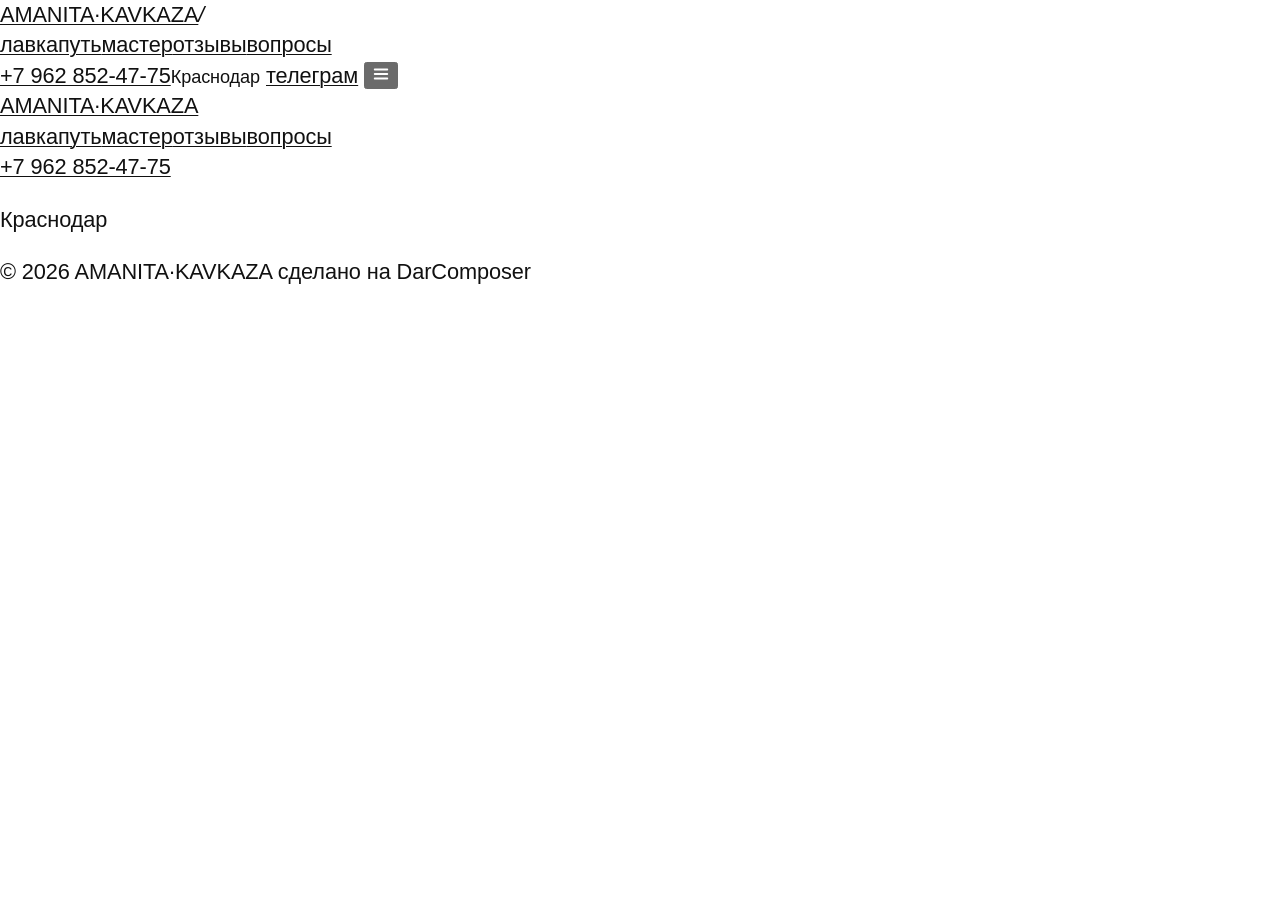
<file: cart-page.html>
<!doctype html>
<html lang="en-US">
<head>
<meta charset="UTF-8">
<meta name="viewport" content="width=device-width, initial-scale=1, viewport-fit=cover">
<meta name="color-scheme" content="dark">
<title>Корзина и заказ — amanslav.test</title>
<meta name='robots' content='max-image-preview:large, noindex, nofollow' />
<meta name="theme-color" content="#000000">
<link rel="canonical" href="http://amanslav.test/%d0%ba%d0%be%d1%80%d0%b7%d0%b8%d0%bd%d0%b0-%d0%b8-%d0%b7%d0%b0%d0%ba%d0%b0%d0%b7/">
<meta property="og:type" content="article">
<meta property="og:site_name" content="amanslav.test">
<meta property="og:title" content="Корзина и заказ — amanslav.test">
<meta property="og:url" content="http://amanslav.test/%d0%ba%d0%be%d1%80%d0%b7%d0%b8%d0%bd%d0%b0-%d0%b8-%d0%b7%d0%b0%d0%ba%d0%b0%d0%b7/">
<meta property="og:locale" content="en_US">
<meta name="twitter:card" content="summary">
<link rel="alternate" type="application/rss+xml" title="amanslav.test &raquo; Feed" href="http://amanslav.test/feed/" />
<link rel="alternate" type="application/rss+xml" title="amanslav.test &raquo; Comments Feed" href="http://amanslav.test/comments/feed/" />
<script>document.documentElement.classList.add('dc-js');</script>
<style id="dc-motion-vars">:root{--dc-m-dur:700ms;--dc-m-stagger:70ms}</style>
<link rel="alternate" title="oEmbed (JSON)" type="application/json+oembed" href="http://amanslav.test/wp-json/oembed/1.0/embed?url=http%3A%2F%2Famanslav.test%2F%25d0%25ba%25d0%25be%25d1%2580%25d0%25b7%25d0%25b8%25d0%25bd%25d0%25b0-%25d0%25b8-%25d0%25b7%25d0%25b0%25d0%25ba%25d0%25b0%25d0%25b7%2F" />
<link rel="alternate" title="oEmbed (XML)" type="text/xml+oembed" href="http://amanslav.test/wp-json/oembed/1.0/embed?url=http%3A%2F%2Famanslav.test%2F%25d0%25ba%25d0%25be%25d1%2580%25d0%25b7%25d0%25b8%25d0%25bd%25d0%25b0-%25d0%25b8-%25d0%25b7%25d0%25b0%25d0%25ba%25d0%25b0%25d0%25b7%2F&#038;format=xml" />
<link rel='stylesheet' id='darcomposer-kit-css' href='http://amanslav.test/?darc_kit=css&#038;ver=1792353312' media='all' />
<style id="darcomposer-kit-inline-css">
:root{--panel:rgba(10,10,10,.7);--panel2:rgba(16,16,16,.85);--input:rgba(0,0,0,.6);--ring:rgba(255,255,255,.22);--hd:rgba(0,0,0,.82);--inv:#ffffff;--grn:#3fd67d;--mut2:#6b6b6b;--line2:rgba(255,255,255,.2);--acc:#458692;--acc:#06717A;--r:12px;--bg:#0a0d08;--txt:#e9e3d2;--mut:#9aa08b;--line:#242b1e;--f:'manrope',system-ui,-apple-system,'Segoe UI',Roboto,Arial,sans-serif;}@font-face{font-family:'manrope';font-style:normal;font-weight:400;font-display:swap;src:url(http://amanslav.test/wp-content/uploads/amanslav/fonts/manrope.ttf) format('opentype');}@font-face{font-family:'manrope';font-style:normal;font-weight:500;font-display:swap;src:url(http://amanslav.test/wp-content/uploads/amanslav/fonts/manrope.ttf) format('opentype');}@font-face{font-family:'manrope';font-style:normal;font-weight:600;font-display:swap;src:url(http://amanslav.test/wp-content/uploads/amanslav/fonts/manrope.ttf) format('opentype');}@font-face{font-family:'oranienbaum';font-style:normal;font-weight:400;font-display:swap;src:url(http://amanslav.test/wp-content/uploads/amanslav/fonts/oranienbaum.ttf) format('opentype');}:root{--fh:'oranienbaum',system-ui,-apple-system,'Segoe UI',Roboto,Arial,sans-serif;}h1,h2,h3,h4,.darc-quote p{font-family:var(--fh)}.wrap{max-width:var(--wrap-w,1440px)}
/*# sourceURL=darcomposer-kit-inline-css */
</style>
<link rel='stylesheet' id='darcomposer-canvas-css' href='http://amanslav.test/wp-content/plugins/darcomposer/assets/canvas.css?ver=1.21.0.1792353312' media='all' />
<style id="wp-emoji-styles-inline-css">

	img.wp-smiley, img.emoji {
		display: inline !important;
		border: none !important;
		box-shadow: none !important;
		height: 1em !important;
		width: 1em !important;
		margin: 0 0.07em !important;
		vertical-align: -0.1em !important;
		background: none !important;
		padding: 0 !important;
	}
/*# sourceURL=wp-emoji-styles-inline-css */
</style>
<style id="wp-block-library-inline-css">
:root{--wp-block-synced-color:#7a00df;--wp-block-synced-color--rgb:122,0,223;--wp-bound-block-color:var(--wp-block-synced-color);--wp-editor-canvas-background:#ddd;--wp-admin-theme-color:#007cba;--wp-admin-theme-color--rgb:0,124,186;--wp-admin-theme-color-darker-10:#006ba1;--wp-admin-theme-color-darker-10--rgb:0,107,160.5;--wp-admin-theme-color-darker-20:#005a87;--wp-admin-theme-color-darker-20--rgb:0,90,135;--wp-admin-border-width-focus:2px}@media (min-resolution:192dpi){:root{--wp-admin-border-width-focus:1.5px}}.wp-element-button{cursor:pointer}:root .has-very-light-gray-background-color{background-color:#eee}:root .has-very-dark-gray-background-color{background-color:#313131}:root .has-very-light-gray-color{color:#eee}:root .has-very-dark-gray-color{color:#313131}:root .has-vivid-green-cyan-to-vivid-cyan-blue-gradient-background{background:linear-gradient(135deg,#00d084,#0693e3)}:root .has-purple-crush-gradient-background{background:linear-gradient(135deg,#34e2e4,#4721fb 50%,#ab1dfe)}:root .has-hazy-dawn-gradient-background{background:linear-gradient(135deg,#faaca8,#dad0ec)}:root .has-subdued-olive-gradient-background{background:linear-gradient(135deg,#fafae1,#67a671)}:root .has-atomic-cream-gradient-background{background:linear-gradient(135deg,#fdd79a,#004a59)}:root .has-nightshade-gradient-background{background:linear-gradient(135deg,#330968,#31cdcf)}:root .has-midnight-gradient-background{background:linear-gradient(135deg,#020381,#2874fc)}:root{--wp--preset--font-size--normal:16px;--wp--preset--font-size--huge:42px}.has-regular-font-size{font-size:1em}.has-larger-font-size{font-size:2.625em}.has-normal-font-size{font-size:var(--wp--preset--font-size--normal)}.has-huge-font-size{font-size:var(--wp--preset--font-size--huge)}:root .has-text-align-center{text-align:center}:root .has-text-align-left{text-align:left}:root .has-text-align-right{text-align:right}.has-fit-text{white-space:nowrap!important}#end-resizable-editor-section{display:none}.aligncenter{clear:both}.items-justified-left{justify-content:flex-start}.items-justified-center{justify-content:center}.items-justified-right{justify-content:flex-end}.items-justified-space-between{justify-content:space-between}.screen-reader-text{word-wrap:normal!important;border:0;clip-path:inset(50%);height:1px;margin:-1px;overflow:hidden;padding:0;position:absolute;width:1px;word-break:normal!important}.screen-reader-text:focus{background-color:#ddd;clip-path:none;color:#444;display:block;font-size:1em;height:auto;left:5px;line-height:normal;padding:15px 23px 14px;text-decoration:none;top:5px;width:auto;z-index:100000}html :where(.has-border-color){border-style:solid}html :where([style^=border-color],[style*=";border-color"],[style*="; border-color"]){border-style:solid}html :where([style^=border-top-color],[style*=";border-top-color"],[style*="; border-top-color"]){border-top-style:solid}html :where([style^=border-right-color],[style*=";border-right-color"],[style*="; border-right-color"]){border-right-style:solid}html :where([style^=border-bottom-color],[style*=";border-bottom-color"],[style*="; border-bottom-color"]){border-bottom-style:solid}html :where([style^=border-left-color],[style*=";border-left-color"],[style*="; border-left-color"]){border-left-style:solid}html :where([style^=border-width],[style*=";border-width"],[style*="; border-width"]){border-style:solid}html :where([style^=border-top-width],[style*=";border-top-width"],[style*="; border-top-width"]){border-top-style:solid}html :where([style^=border-right-width],[style*=";border-right-width"],[style*="; border-right-width"]){border-right-style:solid}html :where([style^=border-bottom-width],[style*=";border-bottom-width"],[style*="; border-bottom-width"]){border-bottom-style:solid}html :where([style^=border-left-width],[style*=";border-left-width"],[style*="; border-left-width"]){border-left-style:solid}html :where(img[class*=wp-image-]){height:auto;max-width:100%}:where(figure){margin:0 0 1em}html :where(.is-position-sticky){--wp-admin--admin-bar--position-offset:var(--wp-admin--admin-bar--height,0px)}@media screen and (max-width:600px){html :where(.is-position-sticky){--wp-admin--admin-bar--position-offset:0px}}
/*# sourceURL=/wp-includes/css/dist/block-library/common.min.css */
</style>
<style id="global-styles-inline-css">
:root{--wp--preset--aspect-ratio--square: 1;--wp--preset--aspect-ratio--4-3: 4/3;--wp--preset--aspect-ratio--3-4: 3/4;--wp--preset--aspect-ratio--3-2: 3/2;--wp--preset--aspect-ratio--2-3: 2/3;--wp--preset--aspect-ratio--16-9: 16/9;--wp--preset--aspect-ratio--9-16: 9/16;--wp--preset--color--black: #000000;--wp--preset--color--cyan-bluish-gray: #abb8c3;--wp--preset--color--white: #ffffff;--wp--preset--color--pale-pink: #f78da7;--wp--preset--color--vivid-red: #cf2e2e;--wp--preset--color--luminous-vivid-orange: #ff6900;--wp--preset--color--luminous-vivid-amber: #fcb900;--wp--preset--color--light-green-cyan: #7bdcb5;--wp--preset--color--vivid-green-cyan: #00d084;--wp--preset--color--pale-cyan-blue: #8ed1fc;--wp--preset--color--vivid-cyan-blue: #0693e3;--wp--preset--color--vivid-purple: #9b51e0;--wp--preset--color--base: #FFFFFF;--wp--preset--color--contrast: #111111;--wp--preset--color--accent-1: #FFEE58;--wp--preset--color--accent-2: #F6CFF4;--wp--preset--color--accent-3: #503AA8;--wp--preset--color--accent-4: #686868;--wp--preset--color--accent-5: #FBFAF3;--wp--preset--color--accent-6: color-mix(in srgb, currentColor 20%, transparent);--wp--preset--gradient--vivid-cyan-blue-to-vivid-purple: linear-gradient(135deg,rgb(6,147,227) 0%,rgb(155,81,224) 100%);--wp--preset--gradient--light-green-cyan-to-vivid-green-cyan: linear-gradient(135deg,rgb(122,220,180) 0%,rgb(0,208,130) 100%);--wp--preset--gradient--luminous-vivid-amber-to-luminous-vivid-orange: linear-gradient(135deg,rgb(252,185,0) 0%,rgb(255,105,0) 100%);--wp--preset--gradient--luminous-vivid-orange-to-vivid-red: linear-gradient(135deg,rgb(255,105,0) 0%,rgb(207,46,46) 100%);--wp--preset--gradient--very-light-gray-to-cyan-bluish-gray: linear-gradient(135deg,rgb(238,238,238) 0%,rgb(169,184,195) 100%);--wp--preset--gradient--cool-to-warm-spectrum: linear-gradient(135deg,rgb(74,234,220) 0%,rgb(151,120,209) 20%,rgb(207,42,186) 40%,rgb(238,44,130) 60%,rgb(251,105,98) 80%,rgb(254,248,76) 100%);--wp--preset--gradient--blush-light-purple: linear-gradient(135deg,rgb(255,206,236) 0%,rgb(152,150,240) 100%);--wp--preset--gradient--blush-bordeaux: linear-gradient(135deg,rgb(254,205,165) 0%,rgb(254,45,45) 50%,rgb(107,0,62) 100%);--wp--preset--gradient--luminous-dusk: linear-gradient(135deg,rgb(255,203,112) 0%,rgb(199,81,192) 50%,rgb(65,88,208) 100%);--wp--preset--gradient--pale-ocean: linear-gradient(135deg,rgb(255,245,203) 0%,rgb(182,227,212) 50%,rgb(51,167,181) 100%);--wp--preset--gradient--electric-grass: linear-gradient(135deg,rgb(202,248,128) 0%,rgb(113,206,126) 100%);--wp--preset--gradient--midnight: linear-gradient(135deg,rgb(2,3,129) 0%,rgb(40,116,252) 100%);--wp--preset--font-size--small: 0.875rem;--wp--preset--font-size--medium: clamp(1rem, 1rem + ((1vw - 0.2rem) * 0.196), 1.125rem);--wp--preset--font-size--large: clamp(1.125rem, 1.125rem + ((1vw - 0.2rem) * 0.392), 1.375rem);--wp--preset--font-size--x-large: clamp(1.75rem, 1.75rem + ((1vw - 0.2rem) * 0.392), 2rem);--wp--preset--font-size--xx-large: clamp(2.15rem, 2.15rem + ((1vw - 0.2rem) * 1.333), 3rem);--wp--preset--font-family--manrope: Manrope, sans-serif;--wp--preset--font-family--fira-code: "Fira Code", monospace;--wp--preset--spacing--20: 10px;--wp--preset--spacing--30: 20px;--wp--preset--spacing--40: 30px;--wp--preset--spacing--50: clamp(30px, 5vw, 50px);--wp--preset--spacing--60: clamp(30px, 7vw, 70px);--wp--preset--spacing--70: clamp(50px, 7vw, 90px);--wp--preset--spacing--80: clamp(70px, 10vw, 140px);--wp--preset--shadow--natural: 6px 6px 9px rgba(0, 0, 0, 0.2);--wp--preset--shadow--deep: 12px 12px 50px rgba(0, 0, 0, 0.4);--wp--preset--shadow--sharp: 6px 6px 0px rgba(0, 0, 0, 0.2);--wp--preset--shadow--outlined: 6px 6px 0px -3px rgb(255, 255, 255), 6px 6px rgb(0, 0, 0);--wp--preset--shadow--crisp: 6px 6px 0px rgb(0, 0, 0);}.wp-block-button{--wp--preset--dimension--25: 25%;--wp--preset--dimension--50: 50%;--wp--preset--dimension--75: 75%;--wp--preset--dimension--100: 100%;}:root { --wp--style--global--content-size: 645px;--wp--style--global--wide-size: 1340px; }:where(body) { margin: 0; }.wp-site-blocks { padding-top: var(--wp--style--root--padding-top); padding-bottom: var(--wp--style--root--padding-bottom); }.has-global-padding { padding-right: var(--wp--style--root--padding-right); padding-left: var(--wp--style--root--padding-left); }.has-global-padding > .alignfull { margin-right: calc(var(--wp--style--root--padding-right) * -1); margin-left: calc(var(--wp--style--root--padding-left) * -1); }.has-global-padding :where(:not(.alignfull.is-layout-flow) > .has-global-padding:not(.wp-block-block, .alignfull)) { padding-right: 0; padding-left: 0; }.has-global-padding :where(:not(.alignfull.is-layout-flow) > .has-global-padding:not(.wp-block-block, .alignfull)) > .alignfull { margin-left: 0; margin-right: 0; }.wp-site-blocks > .alignleft { float: left; margin-right: 2em; }.wp-site-blocks > .alignright { float: right; margin-left: 2em; }.wp-site-blocks > .aligncenter { justify-content: center; margin-left: auto; margin-right: auto; }:where(.wp-site-blocks) > * { margin-block-start: 1.2rem; margin-block-end: 0; }:where(.wp-site-blocks) > :first-child { margin-block-start: 0; }:where(.wp-site-blocks) > :last-child { margin-block-end: 0; }:root { --wp--style--block-gap: 1.2rem; }:root :where(.is-layout-flow) > :first-child{margin-block-start: 0;}:root :where(.is-layout-flow) > :last-child{margin-block-end: 0;}:root :where(.is-layout-flow) > *{margin-block-start: 1.2rem;margin-block-end: 0;}:root :where(.is-layout-constrained) > :first-child{margin-block-start: 0;}:root :where(.is-layout-constrained) > :last-child{margin-block-end: 0;}:root :where(.is-layout-constrained) > *{margin-block-start: 1.2rem;margin-block-end: 0;}:root :where(.is-layout-flex){gap: 1.2rem;}:root :where(.is-layout-grid){gap: 1.2rem;}.is-layout-flow > .alignleft{float: left;margin-inline-start: 0;margin-inline-end: 2em;}.is-layout-flow > .alignright{float: right;margin-inline-start: 2em;margin-inline-end: 0;}.is-layout-flow > .aligncenter{margin-left: auto !important;margin-right: auto !important;}.is-layout-constrained > .alignleft{float: left;margin-inline-start: 0;margin-inline-end: 2em;}.is-layout-constrained > .alignright{float: right;margin-inline-start: 2em;margin-inline-end: 0;}.is-layout-constrained > .aligncenter{margin-left: auto !important;margin-right: auto !important;}.is-layout-constrained > :where(:not(.alignleft):not(.alignright):not(.alignfull)){max-width: var(--wp--style--global--content-size);margin-left: auto !important;margin-right: auto !important;}.is-layout-constrained > .alignwide{max-width: var(--wp--style--global--wide-size);}body .is-layout-flex{display: flex;}.is-layout-flex{flex-wrap: wrap;align-items: center;}.is-layout-flex > :is(*, div){margin: 0;}body .is-layout-grid{display: grid;}.is-layout-grid > :is(*, div){margin: 0;}body{background-color: var(--wp--preset--color--base);color: var(--wp--preset--color--contrast);font-family: var(--wp--preset--font-family--manrope);font-size: var(--wp--preset--font-size--large);font-weight: 300;letter-spacing: -0.1px;line-height: 1.4;--wp--style--root--padding-top: 0px;--wp--style--root--padding-right: var(--wp--preset--spacing--50);--wp--style--root--padding-bottom: 0px;--wp--style--root--padding-left: var(--wp--preset--spacing--50);}a:where(:not(.wp-element-button)){color: currentColor;}:root :where(a:where(:not(.wp-element-button)):hover){text-decoration: none;}h1, h2, h3, h4, h5, h6{font-weight: 400;letter-spacing: -0.1px;line-height: 1.125;}h1{font-size: var(--wp--preset--font-size--xx-large);}h2{font-size: var(--wp--preset--font-size--x-large);}h3{font-size: var(--wp--preset--font-size--large);}h4{font-size: var(--wp--preset--font-size--medium);}h5{font-size: var(--wp--preset--font-size--small);letter-spacing: 0.5px;}h6{font-size: var(--wp--preset--font-size--small);font-weight: 700;letter-spacing: 1.4px;text-transform: uppercase;}:root :where(.wp-element-button, .wp-block-button__link){background-color: var(--wp--preset--color--contrast);border-width: 0;color: var(--wp--preset--color--base);font-family: inherit;font-size: var(--wp--preset--font-size--medium);font-style: inherit;font-weight: inherit;letter-spacing: inherit;line-height: inherit;padding-top: 1rem;padding-right: 2.25rem;padding-bottom: 1rem;padding-left: 2.25rem;text-decoration: none;text-transform: inherit;}:root :where(.wp-element-button:hover, .wp-block-button__link:hover){background-color: color-mix(in srgb, var(--wp--preset--color--contrast) 85%, transparent);border-color: transparent;color: var(--wp--preset--color--base);}:root :where(.wp-element-button:focus, .wp-block-button__link:focus){outline-color: var(--wp--preset--color--accent-4);outline-offset: 2px;}:root :where(.wp-element-caption, .wp-block-audio figcaption, .wp-block-embed figcaption, .wp-block-gallery figcaption, .wp-block-image figcaption, .wp-block-table figcaption, .wp-block-video figcaption){font-size: var(--wp--preset--font-size--small);line-height: 1.4;}.has-black-color{color: var(--wp--preset--color--black) !important;}.has-cyan-bluish-gray-color{color: var(--wp--preset--color--cyan-bluish-gray) !important;}.has-white-color{color: var(--wp--preset--color--white) !important;}.has-pale-pink-color{color: var(--wp--preset--color--pale-pink) !important;}.has-vivid-red-color{color: var(--wp--preset--color--vivid-red) !important;}.has-luminous-vivid-orange-color{color: var(--wp--preset--color--luminous-vivid-orange) !important;}.has-luminous-vivid-amber-color{color: var(--wp--preset--color--luminous-vivid-amber) !important;}.has-light-green-cyan-color{color: var(--wp--preset--color--light-green-cyan) !important;}.has-vivid-green-cyan-color{color: var(--wp--preset--color--vivid-green-cyan) !important;}.has-pale-cyan-blue-color{color: var(--wp--preset--color--pale-cyan-blue) !important;}.has-vivid-cyan-blue-color{color: var(--wp--preset--color--vivid-cyan-blue) !important;}.has-vivid-purple-color{color: var(--wp--preset--color--vivid-purple) !important;}.has-base-color{color: var(--wp--preset--color--base) !important;}.has-contrast-color{color: var(--wp--preset--color--contrast) !important;}.has-accent-1-color{color: var(--wp--preset--color--accent-1) !important;}.has-accent-2-color{color: var(--wp--preset--color--accent-2) !important;}.has-accent-3-color{color: var(--wp--preset--color--accent-3) !important;}.has-accent-4-color{color: var(--wp--preset--color--accent-4) !important;}.has-accent-5-color{color: var(--wp--preset--color--accent-5) !important;}.has-accent-6-color{color: var(--wp--preset--color--accent-6) !important;}.has-black-background-color{background-color: var(--wp--preset--color--black) !important;}.has-cyan-bluish-gray-background-color{background-color: var(--wp--preset--color--cyan-bluish-gray) !important;}.has-white-background-color{background-color: var(--wp--preset--color--white) !important;}.has-pale-pink-background-color{background-color: var(--wp--preset--color--pale-pink) !important;}.has-vivid-red-background-color{background-color: var(--wp--preset--color--vivid-red) !important;}.has-luminous-vivid-orange-background-color{background-color: var(--wp--preset--color--luminous-vivid-orange) !important;}.has-luminous-vivid-amber-background-color{background-color: var(--wp--preset--color--luminous-vivid-amber) !important;}.has-light-green-cyan-background-color{background-color: var(--wp--preset--color--light-green-cyan) !important;}.has-vivid-green-cyan-background-color{background-color: var(--wp--preset--color--vivid-green-cyan) !important;}.has-pale-cyan-blue-background-color{background-color: var(--wp--preset--color--pale-cyan-blue) !important;}.has-vivid-cyan-blue-background-color{background-color: var(--wp--preset--color--vivid-cyan-blue) !important;}.has-vivid-purple-background-color{background-color: var(--wp--preset--color--vivid-purple) !important;}.has-base-background-color{background-color: var(--wp--preset--color--base) !important;}.has-contrast-background-color{background-color: var(--wp--preset--color--contrast) !important;}.has-accent-1-background-color{background-color: var(--wp--preset--color--accent-1) !important;}.has-accent-2-background-color{background-color: var(--wp--preset--color--accent-2) !important;}.has-accent-3-background-color{background-color: var(--wp--preset--color--accent-3) !important;}.has-accent-4-background-color{background-color: var(--wp--preset--color--accent-4) !important;}.has-accent-5-background-color{background-color: var(--wp--preset--color--accent-5) !important;}.has-accent-6-background-color{background-color: var(--wp--preset--color--accent-6) !important;}.has-black-border-color{border-color: var(--wp--preset--color--black) !important;}.has-cyan-bluish-gray-border-color{border-color: var(--wp--preset--color--cyan-bluish-gray) !important;}.has-white-border-color{border-color: var(--wp--preset--color--white) !important;}.has-pale-pink-border-color{border-color: var(--wp--preset--color--pale-pink) !important;}.has-vivid-red-border-color{border-color: var(--wp--preset--color--vivid-red) !important;}.has-luminous-vivid-orange-border-color{border-color: var(--wp--preset--color--luminous-vivid-orange) !important;}.has-luminous-vivid-amber-border-color{border-color: var(--wp--preset--color--luminous-vivid-amber) !important;}.has-light-green-cyan-border-color{border-color: var(--wp--preset--color--light-green-cyan) !important;}.has-vivid-green-cyan-border-color{border-color: var(--wp--preset--color--vivid-green-cyan) !important;}.has-pale-cyan-blue-border-color{border-color: var(--wp--preset--color--pale-cyan-blue) !important;}.has-vivid-cyan-blue-border-color{border-color: var(--wp--preset--color--vivid-cyan-blue) !important;}.has-vivid-purple-border-color{border-color: var(--wp--preset--color--vivid-purple) !important;}.has-base-border-color{border-color: var(--wp--preset--color--base) !important;}.has-contrast-border-color{border-color: var(--wp--preset--color--contrast) !important;}.has-accent-1-border-color{border-color: var(--wp--preset--color--accent-1) !important;}.has-accent-2-border-color{border-color: var(--wp--preset--color--accent-2) !important;}.has-accent-3-border-color{border-color: var(--wp--preset--color--accent-3) !important;}.has-accent-4-border-color{border-color: var(--wp--preset--color--accent-4) !important;}.has-accent-5-border-color{border-color: var(--wp--preset--color--accent-5) !important;}.has-accent-6-border-color{border-color: var(--wp--preset--color--accent-6) !important;}.has-vivid-cyan-blue-to-vivid-purple-gradient-background{background: var(--wp--preset--gradient--vivid-cyan-blue-to-vivid-purple) !important;}.has-light-green-cyan-to-vivid-green-cyan-gradient-background{background: var(--wp--preset--gradient--light-green-cyan-to-vivid-green-cyan) !important;}.has-luminous-vivid-amber-to-luminous-vivid-orange-gradient-background{background: var(--wp--preset--gradient--luminous-vivid-amber-to-luminous-vivid-orange) !important;}.has-luminous-vivid-orange-to-vivid-red-gradient-background{background: var(--wp--preset--gradient--luminous-vivid-orange-to-vivid-red) !important;}.has-very-light-gray-to-cyan-bluish-gray-gradient-background{background: var(--wp--preset--gradient--very-light-gray-to-cyan-bluish-gray) !important;}.has-cool-to-warm-spectrum-gradient-background{background: var(--wp--preset--gradient--cool-to-warm-spectrum) !important;}.has-blush-light-purple-gradient-background{background: var(--wp--preset--gradient--blush-light-purple) !important;}.has-blush-bordeaux-gradient-background{background: var(--wp--preset--gradient--blush-bordeaux) !important;}.has-luminous-dusk-gradient-background{background: var(--wp--preset--gradient--luminous-dusk) !important;}.has-pale-ocean-gradient-background{background: var(--wp--preset--gradient--pale-ocean) !important;}.has-electric-grass-gradient-background{background: var(--wp--preset--gradient--electric-grass) !important;}.has-midnight-gradient-background{background: var(--wp--preset--gradient--midnight) !important;}.has-small-font-size{font-size: var(--wp--preset--font-size--small) !important;}.has-medium-font-size{font-size: var(--wp--preset--font-size--medium) !important;}.has-large-font-size{font-size: var(--wp--preset--font-size--large) !important;}.has-x-large-font-size{font-size: var(--wp--preset--font-size--x-large) !important;}.has-xx-large-font-size{font-size: var(--wp--preset--font-size--xx-large) !important;}.has-manrope-font-family{font-family: var(--wp--preset--font-family--manrope) !important;}.has-fira-code-font-family{font-family: var(--wp--preset--font-family--fira-code) !important;}
/*# sourceURL=global-styles-inline-css */
</style>
<style id="wp-block-template-skip-link-inline-css">
/*! This file is auto-generated */
.skip-link.screen-reader-text{border:0;clip-path:inset(50%);height:1px;margin:-1px;overflow:hidden;padding:0;position:absolute!important;width:1px;word-wrap:normal!important;word-break:normal!important}.skip-link.screen-reader-text:focus{background-color:#eee;clip-path:none;color:#444;display:block;font-size:1em;height:auto;left:5px;line-height:normal;padding:15px 23px 14px;text-decoration:none;top:5px;width:auto;z-index:100000}
/*# sourceURL=/wp-includes/css/wp-block-template-skip-link.min.css */
</style>
<style id="twentytwentyfive-style-inline-css">
a{text-decoration-thickness:1px!important;text-underline-offset:.1em}:where(.wp-site-blocks :focus){outline-width:2px;outline-style:solid}.wp-block-navigation .wp-block-navigation-submenu .wp-block-navigation-item:not(:last-child){margin-bottom:3px}.wp-block-navigation .wp-block-navigation-item .wp-block-navigation-item__content{outline-offset:4px}.wp-block-navigation .wp-block-navigation-item ul.wp-block-navigation__submenu-container .wp-block-navigation-item__content{outline-offset:0}blockquote,caption,figcaption,h1,h2,h3,h4,h5,h6,p{text-wrap:pretty}.more-link{display:block}:where(pre){overflow-x:auto}
/*# sourceURL=http://amanslav.test/wp-content/themes/twentytwentyfive/style.min.css */
</style>
<link rel='stylesheet' id='darcommerce-motion-css' href='http://amanslav.test/wp-content/plugins/darcommerce/assets/css/motion.css?ver=0.43.0' media='all' />
<link rel='stylesheet' id='darcommerce-store-css' href='http://amanslav.test/wp-content/plugins/darcommerce/assets/css/store.css?ver=0.43.0' media='all' />
<link rel='stylesheet' id='darc-amanslav-kit-css' href='http://amanslav.test/wp-content/uploads/amanslav/kit/lan.css?ver=1792371392' media='all' />
<link rel="https://api.w.org/" href="http://amanslav.test/wp-json/" /><link rel="alternate" title="JSON" type="application/json" href="http://amanslav.test/wp-json/wp/v2/pages/38" /><link rel="EditURI" type="application/rsd+xml" title="RSD" href="http://amanslav.test/xmlrpc.php?rsd" />
<link rel='shortlink' href='http://amanslav.test/?p=38' />

<script type="application/ld+json">{"@context":"https:\/\/schema.org","@graph":[{"@type":"WebSite","@id":"http:\/\/amanslav.test\/#website","url":"http:\/\/amanslav.test\/","name":"amanslav.test","description":"","inLanguage":"en-US","potentialAction":{"@type":"SearchAction","target":{"@type":"EntryPoint","urlTemplate":"http:\/\/amanslav.test\/?s={search_term_string}"},"query-input":"required name=search_term_string"}},{"@type":"Organization","@id":"http:\/\/amanslav.test\/#organization","name":"amanslav.test","url":"http:\/\/amanslav.test\/"},{"@type":"WebPage","@id":"http:\/\/amanslav.test\/%d0%ba%d0%be%d1%80%d0%b7%d0%b8%d0%bd%d0%b0-%d0%b8-%d0%b7%d0%b0%d0%ba%d0%b0%d0%b7\/#webpage","url":"http:\/\/amanslav.test\/%d0%ba%d0%be%d1%80%d0%b7%d0%b8%d0%bd%d0%b0-%d0%b8-%d0%b7%d0%b0%d0%ba%d0%b0%d0%b7\/","isPartOf":{"@id":"http:\/\/amanslav.test\/#website"},"inLanguage":"en-US","name":"Корзина и заказ"},{"@type":"BreadcrumbList","@id":"http:\/\/amanslav.test\/%d0%ba%d0%be%d1%80%d0%b7%d0%b8%d0%bd%d0%b0-%d0%b8-%d0%b7%d0%b0%d0%ba%d0%b0%d0%b7\/#breadcrumb","itemListElement":[{"@type":"ListItem","position":1,"name":"Home","item":"http:\/\/amanslav.test\/"},{"@type":"ListItem","position":2,"name":"Корзина и заказ","item":"http:\/\/amanslav.test\/%d0%ba%d0%be%d1%80%d0%b7%d0%b8%d0%bd%d0%b0-%d0%b8-%d0%b7%d0%b0%d0%ba%d0%b0%d0%b7\/"}]}]}</script>
<style class="wp-fonts-local">
@font-face{font-family:Manrope;font-style:normal;font-weight:200 800;font-display:fallback;src:url('http://amanslav.test/wp-content/themes/twentytwentyfive/assets/fonts/manrope/Manrope-VariableFont_wght.woff2') format('woff2');}
@font-face{font-family:"Fira Code";font-style:normal;font-weight:300 700;font-display:fallback;src:url('http://amanslav.test/wp-content/themes/twentytwentyfive/assets/fonts/fira-code/FiraCode-VariableFont_wght.woff2') format('woff2');}
</style>
</head>
<body class="darc ">
<div class="wrap"><div id="dc-cart-root" class="dc-cart-root"></div></div><header class="hd">
	<div class="wrap hd__in">
		<span class="hd__brand"><a class="logo" href="http://amanslav.test/" data-lay="logo.t" contenteditable="false">AMANITA·KAVKAZA</a><i data-lay="logo.sub" contenteditable="false">/</i></span>
		<nav class="nav" aria-label="Разделы сайта"><a href="#price" data-lay="nav.0.t" contenteditable="false">лавка</a><a href="#features" data-lay="nav.1.t" contenteditable="false">путь</a><a href="#about" data-lay="nav.2.t" contenteditable="false">мастер</a><a href="#reviews" data-lay="nav.3.t" contenteditable="false">отзывы</a><a href="#faq" data-lay="nav.4.t" contenteditable="false">вопросы</a></nav>
		<div class="hd__right">
			<span class="hd__ct"><a href="tel:+79628524775" data-goal="click_phone" data-lay="phone" contenteditable="false">+7 962 852-47-75</a><small data-lay="address" contenteditable="false">Краснодар</small></span>			<a class="b b--a b--s" href="https://t.me/amanita_kavkaza" data-lay="cta.t" contenteditable="false">телеграм</a>			<button class="burger" type="button" aria-label="Меню"><svg width="18" height="18" viewBox="0 0 20 20" fill="none" stroke="currentColor" stroke-width="2" stroke-linecap="round" aria-hidden="true"><path d="M3 5h14"/><path d="M3 10h14"/><path d="M3 15h14"/></svg></button>
		</div>
	</div>
	<div class="darc-mnav" hidden>
		<a href="#price" data-lay="nav.0.t" contenteditable="false">лавка</a><a href="#features" data-lay="nav.1.t" contenteditable="false">путь</a><a href="#about" data-lay="nav.2.t" contenteditable="false">мастер</a><a href="#reviews" data-lay="nav.3.t" contenteditable="false">отзывы</a><a href="#faq" data-lay="nav.4.t" contenteditable="false">вопросы</a>		<a class="b b--a b--s" href="https://t.me/amanita_kavkaza" data-lay="cta.t" contenteditable="false">телеграм</a>	</div>
</header>
	<main id="main"></main><footer class="ft">
	<div class="wrap ft__g">
		<div class="ft__col ft__brand">
			<a class="logo" href="http://amanslav.test/" data-lay="logo.t" contenteditable="false">AMANITA·KAVKAZA</a>
					</div>
		<nav class="ft__col" aria-label="Навигация">
			<a href="#price" data-lay="nav.0.t" contenteditable="false">лавка</a><a href="#features" data-lay="nav.1.t" contenteditable="false">путь</a><a href="#about" data-lay="nav.2.t" contenteditable="false">мастер</a><a href="#reviews" data-lay="nav.3.t" contenteditable="false">отзывы</a><a href="#faq" data-lay="nav.4.t" contenteditable="false">вопросы</a>		</nav>
		<div class="ft__col">
			<a href="tel:+79628524775" data-lay="phone" contenteditable="false">+7 962 852-47-75</a><p data-lay="address" contenteditable="false">Краснодар</p>		</div>
	</div>
	<div class="ft__bar">
		<div class="wrap ft__barin">
			<span>© 2026 AMANITA·KAVKAZA</span>
			<span class="ft__made">сделано на DarComposer</span>
		</div>
	</div>
</footer>
	<script type="speculationrules">
{"prefetch":[{"source":"document","where":{"and":[{"href_matches":"/*"},{"not":{"href_matches":["/wp-*.php","/wp-admin/*","/wp-content/uploads/*","/wp-content/*","/wp-content/plugins/*","/wp-content/themes/twentytwentyfive/*","/*\\?(.+)"]}},{"not":{"selector_matches":"a[rel~=\"nofollow\"]"}},{"not":{"selector_matches":".no-prefetch, .no-prefetch a"}}]},"eagerness":"conservative"}]}
</script>
<script id="darcomposer-canvas-js-extra">
var DarcCanvas = {"ajax":"http://amanslav.test/wp-admin/admin-ajax.php","preview":"0"};
//# sourceURL=darcomposer-canvas-js-extra
</script>
<script id="darcomposer-canvas-js" src="http://amanslav.test/wp-content/plugins/darcomposer/assets/canvas.js?ver=1.21.0.1792353312"></script>
<script id="darcomposer-lenis-js" src="http://amanslav.test/wp-content/uploads/amanslav/kit/lenis.min.js?ver=1792353312"></script>
<script id="darcomposer-fx-js" src="http://amanslav.test/wp-content/uploads/amanslav/kit/kit-fx.js?ver=1792353312"></script>
<script id="darcomposer-kit-js" src="http://amanslav.test/wp-content/uploads/amanslav/kit/kit.js?ver=1792353312"></script>
<script id="darcommerce-motion-js-extra">
var dcMotionCfg = {"style":"rise","duration":"700","stagger":"70","afterAdd":"fly","cartUrl":"https://amanslav.test/?page_id=38","i18n":{"added":"Added to cart","inCart":"In cart","checkout":"Checkout"}};
//# sourceURL=darcommerce-motion-js-extra
</script>
<script id="darcommerce-motion-js" src="http://amanslav.test/wp-content/plugins/darcommerce/assets/js/motion.js?ver=0.43.0"></script>
<script id="darcommerce-store-js-extra">
var dcStoreCfg = {"ajax":"http://amanslav.test/wp-admin/admin-ajax.php","nonce":"2fc4e2ba49","cartUrl":"https://amanslav.test/?page_id=38","privacyUrl":"","customer":{"name":"","phone":"","city":"","street":""},"loggedIn":"","currency":{"code":"RUB","symbol":"\u20bd","position":"right","decimals":2,"thousands":" ","decimal":","},"drawer":"1","floating":"1","floatWhen":"cart","floatTotal":"","drawerSide":"right","unit":"\u0448\u0442","locale":"en-US","i18n":{"cart":"Cart","empty":"Cart is empty","cartEmpty":"Your cart is empty.","checkout":"Checkout","total":"Total","lineSum":"Total","item":"Item","qty":"Qty","close":"Close","remove":"Remove","added":"Added to cart","freeLeft":"Add %s more for free delivery","freeDone":"Free delivery unlocked","addOrder":"Add to order","perUnit":"per unit","wholesale":"wholesale","coupon":"Coupon","vatAdded":"VAT","vatIncluded":"Including VAT","name":"Name","phone":"Phone","address":"Address","note":"Order note","payOnDelivery":"Pay on delivery","placeOrder":"Place order","register":"Create an account","payerName":"Organization","payerInn":"TIN","payerKpp":"KPP","consentLink":"I agree to the %s","privacyPolicy":"personal data processing policy","consent":"I agree to the processing of personal data","consentRequired":"Your consent to data processing is required.","deliveryCity":"Delivery city","calc":"Calculate","pvz":"pickup point","pointsLoading":"Loading pickup points\u2026","pointsFailed":"Pickup points failed to load \u2014 the manager will confirm the address.","couponNotFound":"Coupon not found.","couponExpired":"The coupon has expired.","couponUsedUp":"The coupon usage limit has been reached.","couponMinTotal":"The cart is below the coupon minimum.","couponNotApplicable":"The coupon does not apply to the items in your cart.","couponNotAllowed":"The coupon is not available for your account.","couponCustomerUsedUp":"You have already used this coupon.","couponNewCustomers":"The coupon is only for the first order.","free":"Free","couponFailed":"Coupon not applied.","rateLimited":"Too many attempts \u2014 try again later.","errDelivery":"Delivery is not available for this city \u2014 recalculate.","errCredit":"The order exceeds your credit limit \u2014 contact the manager.","errPayerName":"Enter the paying organization.","errPayerInn":"The payer TIN is invalid.","errBooking":"The booking time has expired \u2014 pick a slot again.","errEmail":"Check the email address.","errEmpty":"The cart is empty.","errStock":"Not enough stock: %s. Reduce the quantity or remove the item.","errVariation":"Choose an option for: %s. Remove the item and add it again from the product page.","errPayInit":"The payment did not start. Order %s is saved \u2014 you can pay later.","errGeneric":"Something went wrong: %s","error":"error","orderReceived":"Order %s received. We will contact you.","orderPaid":"Order %s is paid. Thank you!","payUnfinished":"The payment is not completed. Order %s is saved \u2014 you can pay later.","orderN":"Order %s","widgetMissing":"The payment widget is unavailable.","notifyOk":"We will email you as soon as it is back","notifyFail":"Something went wrong, please try again"}};
//# sourceURL=darcommerce-store-js-extra
</script>
<script id="darcommerce-store-js" src="http://amanslav.test/wp-content/plugins/darcommerce/assets/js/store.js?ver=0.43.0"></script>
</body>
</html>
</file>
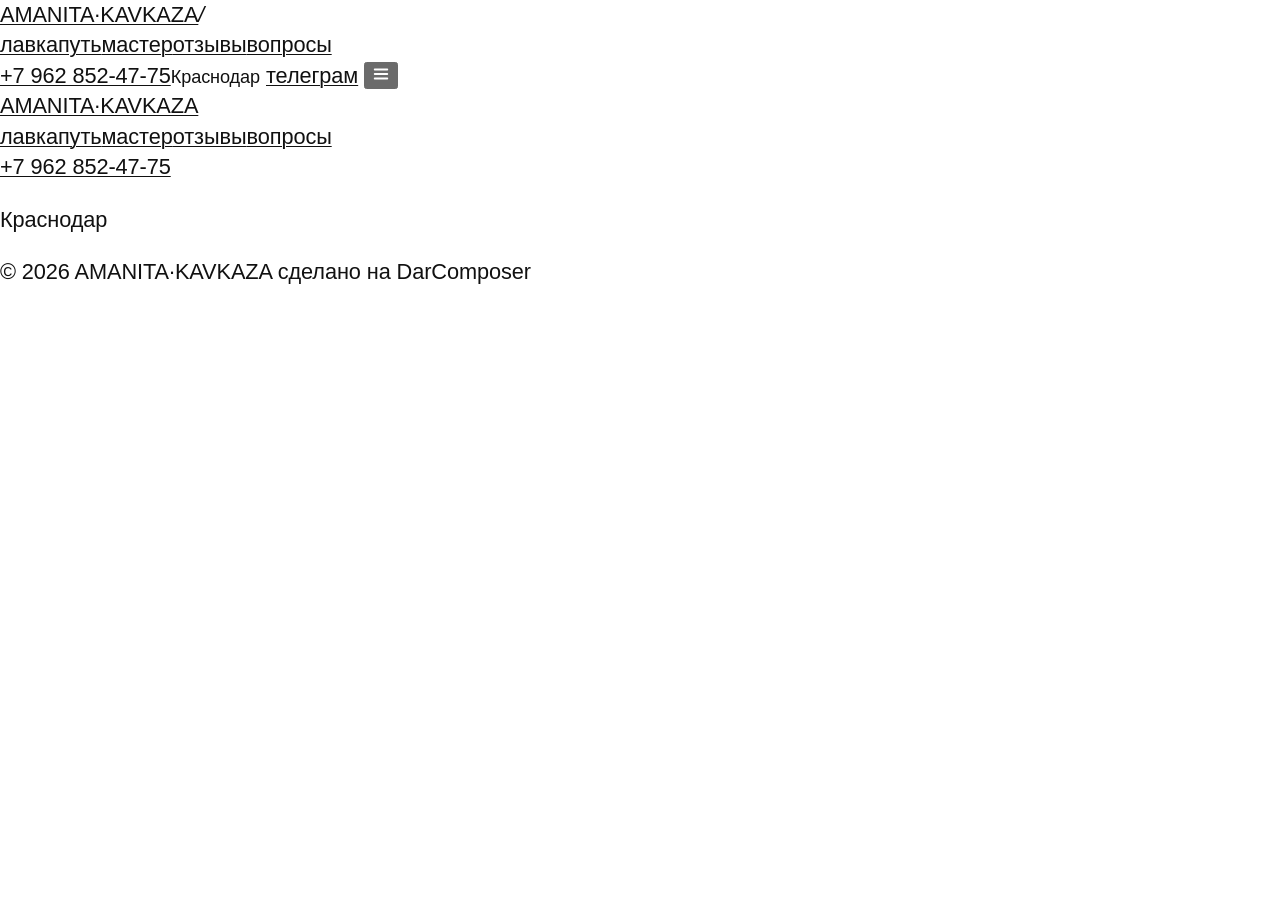
<file: cart-ru2.html>
<!doctype html>
<html lang="ru-RU">
<head>
<meta charset="UTF-8">
<meta name="viewport" content="width=device-width, initial-scale=1, viewport-fit=cover">
<meta name="color-scheme" content="dark">
<title>Корзина и заказ — amanslav.test</title>
<meta name='robots' content='max-image-preview:large, noindex, nofollow' />
<meta name="theme-color" content="#000000">
<link rel="canonical" href="http://amanslav.test/%d0%ba%d0%be%d1%80%d0%b7%d0%b8%d0%bd%d0%b0-%d0%b8-%d0%b7%d0%b0%d0%ba%d0%b0%d0%b7/">
<meta property="og:type" content="article">
<meta property="og:site_name" content="amanslav.test">
<meta property="og:title" content="Корзина и заказ — amanslav.test">
<meta property="og:url" content="http://amanslav.test/%d0%ba%d0%be%d1%80%d0%b7%d0%b8%d0%bd%d0%b0-%d0%b8-%d0%b7%d0%b0%d0%ba%d0%b0%d0%b7/">
<meta property="og:locale" content="ru_RU">
<meta name="twitter:card" content="summary">
<link rel="alternate" type="application/rss+xml" title="amanslav.test &raquo; Лента" href="http://amanslav.test/feed/" />
<link rel="alternate" type="application/rss+xml" title="amanslav.test &raquo; Лента комментариев" href="http://amanslav.test/comments/feed/" />
<script>document.documentElement.classList.add('dc-js');</script>
<style id="dc-motion-vars">:root{--dc-m-dur:700ms;--dc-m-stagger:70ms}</style>
<link rel="alternate" title="oEmbed (JSON)" type="application/json+oembed" href="http://amanslav.test/wp-json/oembed/1.0/embed?url=http%3A%2F%2Famanslav.test%2F%25d0%25ba%25d0%25be%25d1%2580%25d0%25b7%25d0%25b8%25d0%25bd%25d0%25b0-%25d0%25b8-%25d0%25b7%25d0%25b0%25d0%25ba%25d0%25b0%25d0%25b7%2F" />
<link rel="alternate" title="oEmbed (XML)" type="text/xml+oembed" href="http://amanslav.test/wp-json/oembed/1.0/embed?url=http%3A%2F%2Famanslav.test%2F%25d0%25ba%25d0%25be%25d1%2580%25d0%25b7%25d0%25b8%25d0%25bd%25d0%25b0-%25d0%25b8-%25d0%25b7%25d0%25b0%25d0%25ba%25d0%25b0%25d0%25b7%2F&#038;format=xml" />
<link rel='stylesheet' id='darcomposer-kit-css' href='http://amanslav.test/?darc_kit=css&#038;ver=1792353312' media='all' />
<style id="darcomposer-kit-inline-css">
:root{--panel:rgba(10,10,10,.7);--panel2:rgba(16,16,16,.85);--input:rgba(0,0,0,.6);--ring:rgba(255,255,255,.22);--hd:rgba(0,0,0,.82);--inv:#ffffff;--grn:#3fd67d;--mut2:#6b6b6b;--line2:rgba(255,255,255,.2);--acc:#458692;--acc:#06717A;--r:12px;--bg:#0a0d08;--txt:#e9e3d2;--mut:#9aa08b;--line:#242b1e;--f:'manrope',system-ui,-apple-system,'Segoe UI',Roboto,Arial,sans-serif;}@font-face{font-family:'manrope';font-style:normal;font-weight:400;font-display:swap;src:url(http://amanslav.test/wp-content/uploads/amanslav/fonts/manrope.ttf) format('opentype');}@font-face{font-family:'manrope';font-style:normal;font-weight:500;font-display:swap;src:url(http://amanslav.test/wp-content/uploads/amanslav/fonts/manrope.ttf) format('opentype');}@font-face{font-family:'manrope';font-style:normal;font-weight:600;font-display:swap;src:url(http://amanslav.test/wp-content/uploads/amanslav/fonts/manrope.ttf) format('opentype');}@font-face{font-family:'oranienbaum';font-style:normal;font-weight:400;font-display:swap;src:url(http://amanslav.test/wp-content/uploads/amanslav/fonts/oranienbaum.ttf) format('opentype');}:root{--fh:'oranienbaum',system-ui,-apple-system,'Segoe UI',Roboto,Arial,sans-serif;}h1,h2,h3,h4,.darc-quote p{font-family:var(--fh)}.wrap{max-width:var(--wrap-w,1440px)}
/*# sourceURL=darcomposer-kit-inline-css */
</style>
<link rel='stylesheet' id='darcomposer-canvas-css' href='http://amanslav.test/wp-content/plugins/darcomposer/assets/canvas.css?ver=1.21.0.1792353312' media='all' />
<style id="wp-emoji-styles-inline-css">

	img.wp-smiley, img.emoji {
		display: inline !important;
		border: none !important;
		box-shadow: none !important;
		height: 1em !important;
		width: 1em !important;
		margin: 0 0.07em !important;
		vertical-align: -0.1em !important;
		background: none !important;
		padding: 0 !important;
	}
/*# sourceURL=wp-emoji-styles-inline-css */
</style>
<style id="wp-block-library-inline-css">
:root{--wp-block-synced-color:#7a00df;--wp-block-synced-color--rgb:122,0,223;--wp-bound-block-color:var(--wp-block-synced-color);--wp-editor-canvas-background:#ddd;--wp-admin-theme-color:#007cba;--wp-admin-theme-color--rgb:0,124,186;--wp-admin-theme-color-darker-10:#006ba1;--wp-admin-theme-color-darker-10--rgb:0,107,160.5;--wp-admin-theme-color-darker-20:#005a87;--wp-admin-theme-color-darker-20--rgb:0,90,135;--wp-admin-border-width-focus:2px}@media (min-resolution:192dpi){:root{--wp-admin-border-width-focus:1.5px}}.wp-element-button{cursor:pointer}:root .has-very-light-gray-background-color{background-color:#eee}:root .has-very-dark-gray-background-color{background-color:#313131}:root .has-very-light-gray-color{color:#eee}:root .has-very-dark-gray-color{color:#313131}:root .has-vivid-green-cyan-to-vivid-cyan-blue-gradient-background{background:linear-gradient(135deg,#00d084,#0693e3)}:root .has-purple-crush-gradient-background{background:linear-gradient(135deg,#34e2e4,#4721fb 50%,#ab1dfe)}:root .has-hazy-dawn-gradient-background{background:linear-gradient(135deg,#faaca8,#dad0ec)}:root .has-subdued-olive-gradient-background{background:linear-gradient(135deg,#fafae1,#67a671)}:root .has-atomic-cream-gradient-background{background:linear-gradient(135deg,#fdd79a,#004a59)}:root .has-nightshade-gradient-background{background:linear-gradient(135deg,#330968,#31cdcf)}:root .has-midnight-gradient-background{background:linear-gradient(135deg,#020381,#2874fc)}:root{--wp--preset--font-size--normal:16px;--wp--preset--font-size--huge:42px}.has-regular-font-size{font-size:1em}.has-larger-font-size{font-size:2.625em}.has-normal-font-size{font-size:var(--wp--preset--font-size--normal)}.has-huge-font-size{font-size:var(--wp--preset--font-size--huge)}:root .has-text-align-center{text-align:center}:root .has-text-align-left{text-align:left}:root .has-text-align-right{text-align:right}.has-fit-text{white-space:nowrap!important}#end-resizable-editor-section{display:none}.aligncenter{clear:both}.items-justified-left{justify-content:flex-start}.items-justified-center{justify-content:center}.items-justified-right{justify-content:flex-end}.items-justified-space-between{justify-content:space-between}.screen-reader-text{word-wrap:normal!important;border:0;clip-path:inset(50%);height:1px;margin:-1px;overflow:hidden;padding:0;position:absolute;width:1px;word-break:normal!important}.screen-reader-text:focus{background-color:#ddd;clip-path:none;color:#444;display:block;font-size:1em;height:auto;left:5px;line-height:normal;padding:15px 23px 14px;text-decoration:none;top:5px;width:auto;z-index:100000}html :where(.has-border-color){border-style:solid}html :where([style^=border-color],[style*=";border-color"],[style*="; border-color"]){border-style:solid}html :where([style^=border-top-color],[style*=";border-top-color"],[style*="; border-top-color"]){border-top-style:solid}html :where([style^=border-right-color],[style*=";border-right-color"],[style*="; border-right-color"]){border-right-style:solid}html :where([style^=border-bottom-color],[style*=";border-bottom-color"],[style*="; border-bottom-color"]){border-bottom-style:solid}html :where([style^=border-left-color],[style*=";border-left-color"],[style*="; border-left-color"]){border-left-style:solid}html :where([style^=border-width],[style*=";border-width"],[style*="; border-width"]){border-style:solid}html :where([style^=border-top-width],[style*=";border-top-width"],[style*="; border-top-width"]){border-top-style:solid}html :where([style^=border-right-width],[style*=";border-right-width"],[style*="; border-right-width"]){border-right-style:solid}html :where([style^=border-bottom-width],[style*=";border-bottom-width"],[style*="; border-bottom-width"]){border-bottom-style:solid}html :where([style^=border-left-width],[style*=";border-left-width"],[style*="; border-left-width"]){border-left-style:solid}html :where(img[class*=wp-image-]){height:auto;max-width:100%}:where(figure){margin:0 0 1em}html :where(.is-position-sticky){--wp-admin--admin-bar--position-offset:var(--wp-admin--admin-bar--height,0px)}@media screen and (max-width:600px){html :where(.is-position-sticky){--wp-admin--admin-bar--position-offset:0px}}
/*# sourceURL=/wp-includes/css/dist/block-library/common.min.css */
</style>
<style id="global-styles-inline-css">
:root{--wp--preset--aspect-ratio--square: 1;--wp--preset--aspect-ratio--4-3: 4/3;--wp--preset--aspect-ratio--3-4: 3/4;--wp--preset--aspect-ratio--3-2: 3/2;--wp--preset--aspect-ratio--2-3: 2/3;--wp--preset--aspect-ratio--16-9: 16/9;--wp--preset--aspect-ratio--9-16: 9/16;--wp--preset--color--black: #000000;--wp--preset--color--cyan-bluish-gray: #abb8c3;--wp--preset--color--white: #ffffff;--wp--preset--color--pale-pink: #f78da7;--wp--preset--color--vivid-red: #cf2e2e;--wp--preset--color--luminous-vivid-orange: #ff6900;--wp--preset--color--luminous-vivid-amber: #fcb900;--wp--preset--color--light-green-cyan: #7bdcb5;--wp--preset--color--vivid-green-cyan: #00d084;--wp--preset--color--pale-cyan-blue: #8ed1fc;--wp--preset--color--vivid-cyan-blue: #0693e3;--wp--preset--color--vivid-purple: #9b51e0;--wp--preset--color--base: #FFFFFF;--wp--preset--color--contrast: #111111;--wp--preset--color--accent-1: #FFEE58;--wp--preset--color--accent-2: #F6CFF4;--wp--preset--color--accent-3: #503AA8;--wp--preset--color--accent-4: #686868;--wp--preset--color--accent-5: #FBFAF3;--wp--preset--color--accent-6: color-mix(in srgb, currentColor 20%, transparent);--wp--preset--gradient--vivid-cyan-blue-to-vivid-purple: linear-gradient(135deg,rgb(6,147,227) 0%,rgb(155,81,224) 100%);--wp--preset--gradient--light-green-cyan-to-vivid-green-cyan: linear-gradient(135deg,rgb(122,220,180) 0%,rgb(0,208,130) 100%);--wp--preset--gradient--luminous-vivid-amber-to-luminous-vivid-orange: linear-gradient(135deg,rgb(252,185,0) 0%,rgb(255,105,0) 100%);--wp--preset--gradient--luminous-vivid-orange-to-vivid-red: linear-gradient(135deg,rgb(255,105,0) 0%,rgb(207,46,46) 100%);--wp--preset--gradient--very-light-gray-to-cyan-bluish-gray: linear-gradient(135deg,rgb(238,238,238) 0%,rgb(169,184,195) 100%);--wp--preset--gradient--cool-to-warm-spectrum: linear-gradient(135deg,rgb(74,234,220) 0%,rgb(151,120,209) 20%,rgb(207,42,186) 40%,rgb(238,44,130) 60%,rgb(251,105,98) 80%,rgb(254,248,76) 100%);--wp--preset--gradient--blush-light-purple: linear-gradient(135deg,rgb(255,206,236) 0%,rgb(152,150,240) 100%);--wp--preset--gradient--blush-bordeaux: linear-gradient(135deg,rgb(254,205,165) 0%,rgb(254,45,45) 50%,rgb(107,0,62) 100%);--wp--preset--gradient--luminous-dusk: linear-gradient(135deg,rgb(255,203,112) 0%,rgb(199,81,192) 50%,rgb(65,88,208) 100%);--wp--preset--gradient--pale-ocean: linear-gradient(135deg,rgb(255,245,203) 0%,rgb(182,227,212) 50%,rgb(51,167,181) 100%);--wp--preset--gradient--electric-grass: linear-gradient(135deg,rgb(202,248,128) 0%,rgb(113,206,126) 100%);--wp--preset--gradient--midnight: linear-gradient(135deg,rgb(2,3,129) 0%,rgb(40,116,252) 100%);--wp--preset--font-size--small: 0.875rem;--wp--preset--font-size--medium: clamp(1rem, 1rem + ((1vw - 0.2rem) * 0.196), 1.125rem);--wp--preset--font-size--large: clamp(1.125rem, 1.125rem + ((1vw - 0.2rem) * 0.392), 1.375rem);--wp--preset--font-size--x-large: clamp(1.75rem, 1.75rem + ((1vw - 0.2rem) * 0.392), 2rem);--wp--preset--font-size--xx-large: clamp(2.15rem, 2.15rem + ((1vw - 0.2rem) * 1.333), 3rem);--wp--preset--font-family--manrope: Manrope, sans-serif;--wp--preset--font-family--fira-code: "Fira Code", monospace;--wp--preset--spacing--20: 10px;--wp--preset--spacing--30: 20px;--wp--preset--spacing--40: 30px;--wp--preset--spacing--50: clamp(30px, 5vw, 50px);--wp--preset--spacing--60: clamp(30px, 7vw, 70px);--wp--preset--spacing--70: clamp(50px, 7vw, 90px);--wp--preset--spacing--80: clamp(70px, 10vw, 140px);--wp--preset--shadow--natural: 6px 6px 9px rgba(0, 0, 0, 0.2);--wp--preset--shadow--deep: 12px 12px 50px rgba(0, 0, 0, 0.4);--wp--preset--shadow--sharp: 6px 6px 0px rgba(0, 0, 0, 0.2);--wp--preset--shadow--outlined: 6px 6px 0px -3px rgb(255, 255, 255), 6px 6px rgb(0, 0, 0);--wp--preset--shadow--crisp: 6px 6px 0px rgb(0, 0, 0);}.wp-block-button{--wp--preset--dimension--25: 25%;--wp--preset--dimension--50: 50%;--wp--preset--dimension--75: 75%;--wp--preset--dimension--100: 100%;}:root { --wp--style--global--content-size: 645px;--wp--style--global--wide-size: 1340px; }:where(body) { margin: 0; }.wp-site-blocks { padding-top: var(--wp--style--root--padding-top); padding-bottom: var(--wp--style--root--padding-bottom); }.has-global-padding { padding-right: var(--wp--style--root--padding-right); padding-left: var(--wp--style--root--padding-left); }.has-global-padding > .alignfull { margin-right: calc(var(--wp--style--root--padding-right) * -1); margin-left: calc(var(--wp--style--root--padding-left) * -1); }.has-global-padding :where(:not(.alignfull.is-layout-flow) > .has-global-padding:not(.wp-block-block, .alignfull)) { padding-right: 0; padding-left: 0; }.has-global-padding :where(:not(.alignfull.is-layout-flow) > .has-global-padding:not(.wp-block-block, .alignfull)) > .alignfull { margin-left: 0; margin-right: 0; }.wp-site-blocks > .alignleft { float: left; margin-right: 2em; }.wp-site-blocks > .alignright { float: right; margin-left: 2em; }.wp-site-blocks > .aligncenter { justify-content: center; margin-left: auto; margin-right: auto; }:where(.wp-site-blocks) > * { margin-block-start: 1.2rem; margin-block-end: 0; }:where(.wp-site-blocks) > :first-child { margin-block-start: 0; }:where(.wp-site-blocks) > :last-child { margin-block-end: 0; }:root { --wp--style--block-gap: 1.2rem; }:root :where(.is-layout-flow) > :first-child{margin-block-start: 0;}:root :where(.is-layout-flow) > :last-child{margin-block-end: 0;}:root :where(.is-layout-flow) > *{margin-block-start: 1.2rem;margin-block-end: 0;}:root :where(.is-layout-constrained) > :first-child{margin-block-start: 0;}:root :where(.is-layout-constrained) > :last-child{margin-block-end: 0;}:root :where(.is-layout-constrained) > *{margin-block-start: 1.2rem;margin-block-end: 0;}:root :where(.is-layout-flex){gap: 1.2rem;}:root :where(.is-layout-grid){gap: 1.2rem;}.is-layout-flow > .alignleft{float: left;margin-inline-start: 0;margin-inline-end: 2em;}.is-layout-flow > .alignright{float: right;margin-inline-start: 2em;margin-inline-end: 0;}.is-layout-flow > .aligncenter{margin-left: auto !important;margin-right: auto !important;}.is-layout-constrained > .alignleft{float: left;margin-inline-start: 0;margin-inline-end: 2em;}.is-layout-constrained > .alignright{float: right;margin-inline-start: 2em;margin-inline-end: 0;}.is-layout-constrained > .aligncenter{margin-left: auto !important;margin-right: auto !important;}.is-layout-constrained > :where(:not(.alignleft):not(.alignright):not(.alignfull)){max-width: var(--wp--style--global--content-size);margin-left: auto !important;margin-right: auto !important;}.is-layout-constrained > .alignwide{max-width: var(--wp--style--global--wide-size);}body .is-layout-flex{display: flex;}.is-layout-flex{flex-wrap: wrap;align-items: center;}.is-layout-flex > :is(*, div){margin: 0;}body .is-layout-grid{display: grid;}.is-layout-grid > :is(*, div){margin: 0;}body{background-color: var(--wp--preset--color--base);color: var(--wp--preset--color--contrast);font-family: var(--wp--preset--font-family--manrope);font-size: var(--wp--preset--font-size--large);font-weight: 300;letter-spacing: -0.1px;line-height: 1.4;--wp--style--root--padding-top: 0px;--wp--style--root--padding-right: var(--wp--preset--spacing--50);--wp--style--root--padding-bottom: 0px;--wp--style--root--padding-left: var(--wp--preset--spacing--50);}a:where(:not(.wp-element-button)){color: currentColor;}:root :where(a:where(:not(.wp-element-button)):hover){text-decoration: none;}h1, h2, h3, h4, h5, h6{font-weight: 400;letter-spacing: -0.1px;line-height: 1.125;}h1{font-size: var(--wp--preset--font-size--xx-large);}h2{font-size: var(--wp--preset--font-size--x-large);}h3{font-size: var(--wp--preset--font-size--large);}h4{font-size: var(--wp--preset--font-size--medium);}h5{font-size: var(--wp--preset--font-size--small);letter-spacing: 0.5px;}h6{font-size: var(--wp--preset--font-size--small);font-weight: 700;letter-spacing: 1.4px;text-transform: uppercase;}:root :where(.wp-element-button, .wp-block-button__link){background-color: var(--wp--preset--color--contrast);border-width: 0;color: var(--wp--preset--color--base);font-family: inherit;font-size: var(--wp--preset--font-size--medium);font-style: inherit;font-weight: inherit;letter-spacing: inherit;line-height: inherit;padding-top: 1rem;padding-right: 2.25rem;padding-bottom: 1rem;padding-left: 2.25rem;text-decoration: none;text-transform: inherit;}:root :where(.wp-element-button:hover, .wp-block-button__link:hover){background-color: color-mix(in srgb, var(--wp--preset--color--contrast) 85%, transparent);border-color: transparent;color: var(--wp--preset--color--base);}:root :where(.wp-element-button:focus, .wp-block-button__link:focus){outline-color: var(--wp--preset--color--accent-4);outline-offset: 2px;}:root :where(.wp-element-caption, .wp-block-audio figcaption, .wp-block-embed figcaption, .wp-block-gallery figcaption, .wp-block-image figcaption, .wp-block-table figcaption, .wp-block-video figcaption){font-size: var(--wp--preset--font-size--small);line-height: 1.4;}.has-black-color{color: var(--wp--preset--color--black) !important;}.has-cyan-bluish-gray-color{color: var(--wp--preset--color--cyan-bluish-gray) !important;}.has-white-color{color: var(--wp--preset--color--white) !important;}.has-pale-pink-color{color: var(--wp--preset--color--pale-pink) !important;}.has-vivid-red-color{color: var(--wp--preset--color--vivid-red) !important;}.has-luminous-vivid-orange-color{color: var(--wp--preset--color--luminous-vivid-orange) !important;}.has-luminous-vivid-amber-color{color: var(--wp--preset--color--luminous-vivid-amber) !important;}.has-light-green-cyan-color{color: var(--wp--preset--color--light-green-cyan) !important;}.has-vivid-green-cyan-color{color: var(--wp--preset--color--vivid-green-cyan) !important;}.has-pale-cyan-blue-color{color: var(--wp--preset--color--pale-cyan-blue) !important;}.has-vivid-cyan-blue-color{color: var(--wp--preset--color--vivid-cyan-blue) !important;}.has-vivid-purple-color{color: var(--wp--preset--color--vivid-purple) !important;}.has-base-color{color: var(--wp--preset--color--base) !important;}.has-contrast-color{color: var(--wp--preset--color--contrast) !important;}.has-accent-1-color{color: var(--wp--preset--color--accent-1) !important;}.has-accent-2-color{color: var(--wp--preset--color--accent-2) !important;}.has-accent-3-color{color: var(--wp--preset--color--accent-3) !important;}.has-accent-4-color{color: var(--wp--preset--color--accent-4) !important;}.has-accent-5-color{color: var(--wp--preset--color--accent-5) !important;}.has-accent-6-color{color: var(--wp--preset--color--accent-6) !important;}.has-black-background-color{background-color: var(--wp--preset--color--black) !important;}.has-cyan-bluish-gray-background-color{background-color: var(--wp--preset--color--cyan-bluish-gray) !important;}.has-white-background-color{background-color: var(--wp--preset--color--white) !important;}.has-pale-pink-background-color{background-color: var(--wp--preset--color--pale-pink) !important;}.has-vivid-red-background-color{background-color: var(--wp--preset--color--vivid-red) !important;}.has-luminous-vivid-orange-background-color{background-color: var(--wp--preset--color--luminous-vivid-orange) !important;}.has-luminous-vivid-amber-background-color{background-color: var(--wp--preset--color--luminous-vivid-amber) !important;}.has-light-green-cyan-background-color{background-color: var(--wp--preset--color--light-green-cyan) !important;}.has-vivid-green-cyan-background-color{background-color: var(--wp--preset--color--vivid-green-cyan) !important;}.has-pale-cyan-blue-background-color{background-color: var(--wp--preset--color--pale-cyan-blue) !important;}.has-vivid-cyan-blue-background-color{background-color: var(--wp--preset--color--vivid-cyan-blue) !important;}.has-vivid-purple-background-color{background-color: var(--wp--preset--color--vivid-purple) !important;}.has-base-background-color{background-color: var(--wp--preset--color--base) !important;}.has-contrast-background-color{background-color: var(--wp--preset--color--contrast) !important;}.has-accent-1-background-color{background-color: var(--wp--preset--color--accent-1) !important;}.has-accent-2-background-color{background-color: var(--wp--preset--color--accent-2) !important;}.has-accent-3-background-color{background-color: var(--wp--preset--color--accent-3) !important;}.has-accent-4-background-color{background-color: var(--wp--preset--color--accent-4) !important;}.has-accent-5-background-color{background-color: var(--wp--preset--color--accent-5) !important;}.has-accent-6-background-color{background-color: var(--wp--preset--color--accent-6) !important;}.has-black-border-color{border-color: var(--wp--preset--color--black) !important;}.has-cyan-bluish-gray-border-color{border-color: var(--wp--preset--color--cyan-bluish-gray) !important;}.has-white-border-color{border-color: var(--wp--preset--color--white) !important;}.has-pale-pink-border-color{border-color: var(--wp--preset--color--pale-pink) !important;}.has-vivid-red-border-color{border-color: var(--wp--preset--color--vivid-red) !important;}.has-luminous-vivid-orange-border-color{border-color: var(--wp--preset--color--luminous-vivid-orange) !important;}.has-luminous-vivid-amber-border-color{border-color: var(--wp--preset--color--luminous-vivid-amber) !important;}.has-light-green-cyan-border-color{border-color: var(--wp--preset--color--light-green-cyan) !important;}.has-vivid-green-cyan-border-color{border-color: var(--wp--preset--color--vivid-green-cyan) !important;}.has-pale-cyan-blue-border-color{border-color: var(--wp--preset--color--pale-cyan-blue) !important;}.has-vivid-cyan-blue-border-color{border-color: var(--wp--preset--color--vivid-cyan-blue) !important;}.has-vivid-purple-border-color{border-color: var(--wp--preset--color--vivid-purple) !important;}.has-base-border-color{border-color: var(--wp--preset--color--base) !important;}.has-contrast-border-color{border-color: var(--wp--preset--color--contrast) !important;}.has-accent-1-border-color{border-color: var(--wp--preset--color--accent-1) !important;}.has-accent-2-border-color{border-color: var(--wp--preset--color--accent-2) !important;}.has-accent-3-border-color{border-color: var(--wp--preset--color--accent-3) !important;}.has-accent-4-border-color{border-color: var(--wp--preset--color--accent-4) !important;}.has-accent-5-border-color{border-color: var(--wp--preset--color--accent-5) !important;}.has-accent-6-border-color{border-color: var(--wp--preset--color--accent-6) !important;}.has-vivid-cyan-blue-to-vivid-purple-gradient-background{background: var(--wp--preset--gradient--vivid-cyan-blue-to-vivid-purple) !important;}.has-light-green-cyan-to-vivid-green-cyan-gradient-background{background: var(--wp--preset--gradient--light-green-cyan-to-vivid-green-cyan) !important;}.has-luminous-vivid-amber-to-luminous-vivid-orange-gradient-background{background: var(--wp--preset--gradient--luminous-vivid-amber-to-luminous-vivid-orange) !important;}.has-luminous-vivid-orange-to-vivid-red-gradient-background{background: var(--wp--preset--gradient--luminous-vivid-orange-to-vivid-red) !important;}.has-very-light-gray-to-cyan-bluish-gray-gradient-background{background: var(--wp--preset--gradient--very-light-gray-to-cyan-bluish-gray) !important;}.has-cool-to-warm-spectrum-gradient-background{background: var(--wp--preset--gradient--cool-to-warm-spectrum) !important;}.has-blush-light-purple-gradient-background{background: var(--wp--preset--gradient--blush-light-purple) !important;}.has-blush-bordeaux-gradient-background{background: var(--wp--preset--gradient--blush-bordeaux) !important;}.has-luminous-dusk-gradient-background{background: var(--wp--preset--gradient--luminous-dusk) !important;}.has-pale-ocean-gradient-background{background: var(--wp--preset--gradient--pale-ocean) !important;}.has-electric-grass-gradient-background{background: var(--wp--preset--gradient--electric-grass) !important;}.has-midnight-gradient-background{background: var(--wp--preset--gradient--midnight) !important;}.has-small-font-size{font-size: var(--wp--preset--font-size--small) !important;}.has-medium-font-size{font-size: var(--wp--preset--font-size--medium) !important;}.has-large-font-size{font-size: var(--wp--preset--font-size--large) !important;}.has-x-large-font-size{font-size: var(--wp--preset--font-size--x-large) !important;}.has-xx-large-font-size{font-size: var(--wp--preset--font-size--xx-large) !important;}.has-manrope-font-family{font-family: var(--wp--preset--font-family--manrope) !important;}.has-fira-code-font-family{font-family: var(--wp--preset--font-family--fira-code) !important;}
/*# sourceURL=global-styles-inline-css */
</style>
<style id="wp-block-template-skip-link-inline-css">
/*! This file is auto-generated */
.skip-link.screen-reader-text{border:0;clip-path:inset(50%);height:1px;margin:-1px;overflow:hidden;padding:0;position:absolute!important;width:1px;word-wrap:normal!important;word-break:normal!important}.skip-link.screen-reader-text:focus{background-color:#eee;clip-path:none;color:#444;display:block;font-size:1em;height:auto;left:5px;line-height:normal;padding:15px 23px 14px;text-decoration:none;top:5px;width:auto;z-index:100000}
/*# sourceURL=/wp-includes/css/wp-block-template-skip-link.min.css */
</style>
<style id="twentytwentyfive-style-inline-css">
a{text-decoration-thickness:1px!important;text-underline-offset:.1em}:where(.wp-site-blocks :focus){outline-width:2px;outline-style:solid}.wp-block-navigation .wp-block-navigation-submenu .wp-block-navigation-item:not(:last-child){margin-bottom:3px}.wp-block-navigation .wp-block-navigation-item .wp-block-navigation-item__content{outline-offset:4px}.wp-block-navigation .wp-block-navigation-item ul.wp-block-navigation__submenu-container .wp-block-navigation-item__content{outline-offset:0}blockquote,caption,figcaption,h1,h2,h3,h4,h5,h6,p{text-wrap:pretty}.more-link{display:block}:where(pre){overflow-x:auto}
/*# sourceURL=http://amanslav.test/wp-content/themes/twentytwentyfive/style.min.css */
</style>
<link rel='stylesheet' id='darcommerce-motion-css' href='http://amanslav.test/wp-content/plugins/darcommerce/assets/css/motion.css?ver=0.43.0' media='all' />
<link rel='stylesheet' id='darcommerce-store-css' href='http://amanslav.test/wp-content/plugins/darcommerce/assets/css/store.css?ver=0.43.0' media='all' />
<link rel='stylesheet' id='darc-amanslav-kit-css' href='http://amanslav.test/wp-content/uploads/amanslav/kit/lan.css?ver=1792371392' media='all' />
<link rel="https://api.w.org/" href="http://amanslav.test/wp-json/" /><link rel="alternate" title="JSON" type="application/json" href="http://amanslav.test/wp-json/wp/v2/pages/38" /><link rel="EditURI" type="application/rsd+xml" title="RSD" href="http://amanslav.test/xmlrpc.php?rsd" />
<link rel='shortlink' href='http://amanslav.test/?p=38' />

<script type="application/ld+json">{"@context":"https:\/\/schema.org","@graph":[{"@type":"WebSite","@id":"http:\/\/amanslav.test\/#website","url":"http:\/\/amanslav.test\/","name":"amanslav.test","description":"","inLanguage":"ru-RU","potentialAction":{"@type":"SearchAction","target":{"@type":"EntryPoint","urlTemplate":"http:\/\/amanslav.test\/?s={search_term_string}"},"query-input":"required name=search_term_string"}},{"@type":"Organization","@id":"http:\/\/amanslav.test\/#organization","name":"amanslav.test","url":"http:\/\/amanslav.test\/"},{"@type":"WebPage","@id":"http:\/\/amanslav.test\/%d0%ba%d0%be%d1%80%d0%b7%d0%b8%d0%bd%d0%b0-%d0%b8-%d0%b7%d0%b0%d0%ba%d0%b0%d0%b7\/#webpage","url":"http:\/\/amanslav.test\/%d0%ba%d0%be%d1%80%d0%b7%d0%b8%d0%bd%d0%b0-%d0%b8-%d0%b7%d0%b0%d0%ba%d0%b0%d0%b7\/","isPartOf":{"@id":"http:\/\/amanslav.test\/#website"},"inLanguage":"ru-RU","name":"Корзина и заказ"},{"@type":"BreadcrumbList","@id":"http:\/\/amanslav.test\/%d0%ba%d0%be%d1%80%d0%b7%d0%b8%d0%bd%d0%b0-%d0%b8-%d0%b7%d0%b0%d0%ba%d0%b0%d0%b7\/#breadcrumb","itemListElement":[{"@type":"ListItem","position":1,"name":"Главная","item":"http:\/\/amanslav.test\/"},{"@type":"ListItem","position":2,"name":"Корзина и заказ","item":"http:\/\/amanslav.test\/%d0%ba%d0%be%d1%80%d0%b7%d0%b8%d0%bd%d0%b0-%d0%b8-%d0%b7%d0%b0%d0%ba%d0%b0%d0%b7\/"}]}]}</script>
<style class="wp-fonts-local">
@font-face{font-family:Manrope;font-style:normal;font-weight:200 800;font-display:fallback;src:url('http://amanslav.test/wp-content/themes/twentytwentyfive/assets/fonts/manrope/Manrope-VariableFont_wght.woff2') format('woff2');}
@font-face{font-family:"Fira Code";font-style:normal;font-weight:300 700;font-display:fallback;src:url('http://amanslav.test/wp-content/themes/twentytwentyfive/assets/fonts/fira-code/FiraCode-VariableFont_wght.woff2') format('woff2');}
</style>
</head>
<body class="darc ">
<div class="wrap"><div id="dc-cart-root" class="dc-cart-root"></div></div><header class="hd">
	<div class="wrap hd__in">
		<span class="hd__brand"><a class="logo" href="http://amanslav.test/" data-lay="logo.t" contenteditable="false">AMANITA·KAVKAZA</a><i data-lay="logo.sub" contenteditable="false">/</i></span>
		<nav class="nav" aria-label="Разделы сайта"><a href="#price" data-lay="nav.0.t" contenteditable="false">лавка</a><a href="#features" data-lay="nav.1.t" contenteditable="false">путь</a><a href="#about" data-lay="nav.2.t" contenteditable="false">мастер</a><a href="#reviews" data-lay="nav.3.t" contenteditable="false">отзывы</a><a href="#faq" data-lay="nav.4.t" contenteditable="false">вопросы</a></nav>
		<div class="hd__right">
			<span class="hd__ct"><a href="tel:+79628524775" data-goal="click_phone" data-lay="phone" contenteditable="false">+7 962 852-47-75</a><small data-lay="address" contenteditable="false">Краснодар</small></span>			<a class="b b--a b--s" href="https://t.me/amanita_kavkaza" data-lay="cta.t" contenteditable="false">телеграм</a>			<button class="burger" type="button" aria-label="Меню"><svg width="18" height="18" viewBox="0 0 20 20" fill="none" stroke="currentColor" stroke-width="2" stroke-linecap="round" aria-hidden="true"><path d="M3 5h14"/><path d="M3 10h14"/><path d="M3 15h14"/></svg></button>
		</div>
	</div>
	<div class="darc-mnav" hidden>
		<a href="#price" data-lay="nav.0.t" contenteditable="false">лавка</a><a href="#features" data-lay="nav.1.t" contenteditable="false">путь</a><a href="#about" data-lay="nav.2.t" contenteditable="false">мастер</a><a href="#reviews" data-lay="nav.3.t" contenteditable="false">отзывы</a><a href="#faq" data-lay="nav.4.t" contenteditable="false">вопросы</a>		<a class="b b--a b--s" href="https://t.me/amanita_kavkaza" data-lay="cta.t" contenteditable="false">телеграм</a>	</div>
</header>
	<main id="main"></main><footer class="ft">
	<div class="wrap ft__g">
		<div class="ft__col ft__brand">
			<a class="logo" href="http://amanslav.test/" data-lay="logo.t" contenteditable="false">AMANITA·KAVKAZA</a>
					</div>
		<nav class="ft__col" aria-label="Навигация">
			<a href="#price" data-lay="nav.0.t" contenteditable="false">лавка</a><a href="#features" data-lay="nav.1.t" contenteditable="false">путь</a><a href="#about" data-lay="nav.2.t" contenteditable="false">мастер</a><a href="#reviews" data-lay="nav.3.t" contenteditable="false">отзывы</a><a href="#faq" data-lay="nav.4.t" contenteditable="false">вопросы</a>		</nav>
		<div class="ft__col">
			<a href="tel:+79628524775" data-lay="phone" contenteditable="false">+7 962 852-47-75</a><p data-lay="address" contenteditable="false">Краснодар</p>		</div>
	</div>
	<div class="ft__bar">
		<div class="wrap ft__barin">
			<span>© 2026 AMANITA·KAVKAZA</span>
			<span class="ft__made">сделано на DarComposer</span>
		</div>
	</div>
</footer>
	<script type="speculationrules">
{"prefetch":[{"source":"document","where":{"and":[{"href_matches":"/*"},{"not":{"href_matches":["/wp-*.php","/wp-admin/*","/wp-content/uploads/*","/wp-content/*","/wp-content/plugins/*","/wp-content/themes/twentytwentyfive/*","/*\\?(.+)"]}},{"not":{"selector_matches":"a[rel~=\"nofollow\"]"}},{"not":{"selector_matches":".no-prefetch, .no-prefetch a"}}]},"eagerness":"conservative"}]}
</script>
<script id="darcomposer-canvas-js-extra">
var DarcCanvas = {"ajax":"http://amanslav.test/wp-admin/admin-ajax.php","preview":"0"};
//# sourceURL=darcomposer-canvas-js-extra
</script>
<script id="darcomposer-canvas-js" src="http://amanslav.test/wp-content/plugins/darcomposer/assets/canvas.js?ver=1.21.0.1792353312"></script>
<script id="darcomposer-lenis-js" src="http://amanslav.test/wp-content/uploads/amanslav/kit/lenis.min.js?ver=1792353312"></script>
<script id="darcomposer-fx-js" src="http://amanslav.test/wp-content/uploads/amanslav/kit/kit-fx.js?ver=1792353312"></script>
<script id="darcomposer-kit-js" src="http://amanslav.test/wp-content/uploads/amanslav/kit/kit.js?ver=1792353312"></script>
<script id="darcommerce-motion-js-extra">
var dcMotionCfg = {"style":"rise","duration":"700","stagger":"70","afterAdd":"fly","cartUrl":"https://amanslav.test/?page_id=38","i18n":{"added":"\u0412 \u043a\u043e\u0440\u0437\u0438\u043d\u0435","inCart":"\u0412 \u043a\u043e\u0440\u0437\u0438\u043d\u0435","checkout":"\u041e\u0444\u043e\u0440\u043c\u0438\u0442\u044c"}};
//# sourceURL=darcommerce-motion-js-extra
</script>
<script id="darcommerce-motion-js" src="http://amanslav.test/wp-content/plugins/darcommerce/assets/js/motion.js?ver=0.43.0"></script>
<script id="darcommerce-store-js-extra">
var dcStoreCfg = {"ajax":"http://amanslav.test/wp-admin/admin-ajax.php","nonce":"2fc4e2ba49","cartUrl":"https://amanslav.test/?page_id=38","privacyUrl":"","customer":{"name":"","phone":"","city":"","street":""},"loggedIn":"","currency":{"code":"RUB","symbol":"\u20bd","position":"right","decimals":2,"thousands":" ","decimal":","},"drawer":"1","floating":"1","floatWhen":"cart","floatTotal":"","drawerSide":"right","unit":"\u0448\u0442","locale":"ru-RU","i18n":{"cart":"\u041a\u043e\u0440\u0437\u0438\u043d\u0430","empty":"\u041a\u043e\u0440\u0437\u0438\u043d\u0430 \u043f\u0443\u0441\u0442\u0430","cartEmpty":"\u041a\u043e\u0440\u0437\u0438\u043d\u0430 \u043f\u0443\u0441\u0442\u0430.","checkout":"\u041e\u0444\u043e\u0440\u043c\u0438\u0442\u044c","total":"\u0418\u0442\u043e\u0433\u043e","lineSum":"\u0421\u0443\u043c\u043c\u0430","item":"\u041f\u043e\u0437\u0438\u0446\u0438\u044f","qty":"\u041a\u043e\u043b-\u0432\u043e","close":"\u0417\u0430\u043a\u0440\u044b\u0442\u044c","remove":"\u0423\u0431\u0440\u0430\u0442\u044c","added":"\u0412 \u043a\u043e\u0440\u0437\u0438\u043d\u0435","freeLeft":"\u0414\u043e \u0431\u0435\u0441\u043f\u043b\u0430\u0442\u043d\u043e\u0439 \u0434\u043e\u0441\u0442\u0430\u0432\u043a\u0438 \u043e\u0441\u0442\u0430\u043b\u043e\u0441\u044c %s","freeDone":"\u0414\u043e\u0441\u0442\u0430\u0432\u043a\u0430 \u0431\u0435\u0441\u043f\u043b\u0430\u0442\u043d\u0430","addOrder":"\u0414\u043e\u0431\u0430\u0432\u0438\u0442\u044c \u043a \u0437\u0430\u043a\u0430\u0437\u0443","perUnit":"\u0437\u0430 \u0435\u0434\u0438\u043d\u0438\u0446\u0443","wholesale":"\u043e\u043f\u0442","coupon":"\u041f\u0440\u043e\u043c\u043e\u043a\u043e\u0434","vatAdded":"\u041d\u0414\u0421","vatIncluded":"\u0412 \u0442\u043e\u043c \u0447\u0438\u0441\u043b\u0435 \u041d\u0414\u0421","name":"\u0418\u043c\u044f","phone":"\u0422\u0435\u043b\u0435\u0444\u043e\u043d","address":"\u0410\u0434\u0440\u0435\u0441","note":"\u041a\u043e\u043c\u043c\u0435\u043d\u0442\u0430\u0440\u0438\u0439 \u043a \u0437\u0430\u043a\u0430\u0437\u0443","payOnDelivery":"\u041e\u043f\u043b\u0430\u0442\u0430 \u043f\u0440\u0438 \u043f\u043e\u043b\u0443\u0447\u0435\u043d\u0438\u0438","placeOrder":"\u041e\u0444\u043e\u0440\u043c\u0438\u0442\u044c \u0437\u0430\u043a\u0430\u0437","register":"\u0421\u043e\u0437\u0434\u0430\u0442\u044c \u043b\u0438\u0447\u043d\u044b\u0439 \u043a\u0430\u0431\u0438\u043d\u0435\u0442","payerName":"\u041e\u0440\u0433\u0430\u043d\u0438\u0437\u0430\u0446\u0438\u044f","payerInn":"\u0418\u041d\u041d","payerKpp":"\u041a\u041f\u041f","consentLink":"\u0421\u043e\u0433\u043b\u0430\u0448\u0430\u044e\u0441\u044c \u0441 %s","privacyPolicy":"\u043f\u043e\u043b\u0438\u0442\u0438\u043a\u043e\u0439 \u043e\u0431\u0440\u0430\u0431\u043e\u0442\u043a\u0438 \u043f\u0435\u0440\u0441\u043e\u043d\u0430\u043b\u044c\u043d\u044b\u0445 \u0434\u0430\u043d\u043d\u044b\u0445","consent":"\u0421\u043e\u0433\u043b\u0430\u0448\u0430\u044e\u0441\u044c \u043d\u0430 \u043e\u0431\u0440\u0430\u0431\u043e\u0442\u043a\u0443 \u043f\u0435\u0440\u0441\u043e\u043d\u0430\u043b\u044c\u043d\u044b\u0445 \u0434\u0430\u043d\u043d\u044b\u0445","consentRequired":"\u041d\u0443\u0436\u043d\u043e \u0441\u043e\u0433\u043b\u0430\u0441\u0438\u0435 \u043d\u0430 \u043e\u0431\u0440\u0430\u0431\u043e\u0442\u043a\u0443 \u043f\u0435\u0440\u0441\u043e\u043d\u0430\u043b\u044c\u043d\u044b\u0445 \u0434\u0430\u043d\u043d\u044b\u0445.","deliveryCity":"\u0413\u043e\u0440\u043e\u0434 \u0434\u043e\u0441\u0442\u0430\u0432\u043a\u0438","calc":"\u0420\u0430\u0441\u0441\u0447\u0438\u0442\u0430\u0442\u044c","pvz":"\u041f\u0412\u0417","pointsLoading":"\u0417\u0430\u0433\u0440\u0443\u0436\u0430\u0435\u043c \u043f\u0443\u043d\u043a\u0442\u044b \u0432\u044b\u0434\u0430\u0447\u0438\u2026","pointsFailed":"\u041f\u0443\u043d\u043a\u0442\u044b \u0432\u044b\u0434\u0430\u0447\u0438 \u043d\u0435 \u0437\u0430\u0433\u0440\u0443\u0437\u0438\u043b\u0438\u0441\u044c \u2014 \u0430\u0434\u0440\u0435\u0441 \u0441\u043e\u0433\u043b\u0430\u0441\u0443\u0435\u0442 \u043c\u0435\u043d\u0435\u0434\u0436\u0435\u0440.","couponNotFound":"\u041f\u0440\u043e\u043c\u043e\u043a\u043e\u0434 \u043d\u0435 \u043d\u0430\u0439\u0434\u0435\u043d.","couponExpired":"\u0421\u0440\u043e\u043a \u0434\u0435\u0439\u0441\u0442\u0432\u0438\u044f \u043f\u0440\u043e\u043c\u043e\u043a\u043e\u0434\u0430 \u0438\u0441\u0442\u0451\u043a.","couponUsedUp":"\u041b\u0438\u043c\u0438\u0442 \u043f\u0440\u0438\u043c\u0435\u043d\u0435\u043d\u0438\u0439 \u043f\u0440\u043e\u043c\u043e\u043a\u043e\u0434\u0430 \u0438\u0441\u0447\u0435\u0440\u043f\u0430\u043d.","couponMinTotal":"\u041a\u043e\u0440\u0437\u0438\u043d\u0430 \u043c\u0435\u043d\u044c\u0448\u0435 \u043c\u0438\u043d\u0438\u043c\u0430\u043b\u044c\u043d\u043e\u0439 \u0441\u0443\u043c\u043c\u044b \u043f\u0440\u043e\u043c\u043e\u043a\u043e\u0434\u0430.","couponNotApplicable":"\u041a\u0443\u043f\u043e\u043d \u043d\u0435 \u0434\u0435\u0439\u0441\u0442\u0432\u0443\u0435\u0442 \u043d\u0430 \u0442\u043e\u0432\u0430\u0440\u044b \u0432 \u043a\u043e\u0440\u0437\u0438\u043d\u0435.","couponNotAllowed":"\u041a\u0443\u043f\u043e\u043d \u043d\u0435\u0434\u043e\u0441\u0442\u0443\u043f\u0435\u043d \u0434\u043b\u044f \u044d\u0442\u043e\u0433\u043e \u043f\u043e\u043a\u0443\u043f\u0430\u0442\u0435\u043b\u044f.","couponCustomerUsedUp":"\u042d\u0442\u043e\u0442 \u043a\u0443\u043f\u043e\u043d \u0443\u0436\u0435 \u0438\u0441\u043f\u043e\u043b\u044c\u0437\u043e\u0432\u0430\u043d.","couponNewCustomers":"\u041a\u0443\u043f\u043e\u043d \u0434\u0435\u0439\u0441\u0442\u0432\u0443\u0435\u0442 \u0442\u043e\u043b\u044c\u043a\u043e \u043d\u0430 \u043f\u0435\u0440\u0432\u044b\u0439 \u0437\u0430\u043a\u0430\u0437.","free":"\u0411\u0435\u0441\u043f\u043b\u0430\u0442\u043d\u043e","couponFailed":"\u041f\u0440\u043e\u043c\u043e\u043a\u043e\u0434 \u043d\u0435 \u043f\u0440\u0438\u043c\u0435\u043d\u0451\u043d.","rateLimited":"\u0421\u043b\u0438\u0448\u043a\u043e\u043c \u043c\u043d\u043e\u0433\u043e \u043f\u043e\u043f\u044b\u0442\u043e\u043a \u2014 \u043f\u043e\u043f\u0440\u043e\u0431\u0443\u0439\u0442\u0435 \u043f\u043e\u0437\u0436\u0435.","errDelivery":"\u0414\u043e\u0441\u0442\u0430\u0432\u043a\u0430 \u043d\u0435\u0434\u043e\u0441\u0442\u0443\u043f\u043d\u0430 \u0434\u043b\u044f \u044d\u0442\u043e\u0433\u043e \u0433\u043e\u0440\u043e\u0434\u0430 \u2014 \u043f\u0435\u0440\u0435\u0441\u0447\u0438\u0442\u0430\u0439\u0442\u0435.","errCredit":"\u0417\u0430\u043a\u0430\u0437 \u043d\u0435 \u043f\u043e\u043c\u0435\u0449\u0430\u0435\u0442\u0441\u044f \u0432 \u043b\u0438\u043c\u0438\u0442 \u043e\u0442\u0441\u0440\u043e\u0447\u043a\u0438 \u2014 \u0441\u0432\u044f\u0436\u0438\u0442\u0435\u0441\u044c \u0441 \u043c\u0435\u043d\u0435\u0434\u0436\u0435\u0440\u043e\u043c.","errPayerName":"\u0423\u043a\u0430\u0436\u0438\u0442\u0435 \u043e\u0440\u0433\u0430\u043d\u0438\u0437\u0430\u0446\u0438\u044e-\u043f\u043b\u0430\u0442\u0435\u043b\u044c\u0449\u0438\u043a\u0430.","errPayerInn":"\u0418\u041d\u041d \u043f\u043b\u0430\u0442\u0435\u043b\u044c\u0449\u0438\u043a\u0430 \u0432\u0432\u0435\u0434\u0451\u043d \u0441 \u043e\u0448\u0438\u0431\u043a\u043e\u0439.","errBooking":"\u0412\u0440\u0435\u043c\u044f \u0431\u0440\u043e\u043d\u0438 \u0438\u0441\u0442\u0435\u043a\u043b\u043e \u2014 \u0432\u044b\u0431\u0435\u0440\u0438\u0442\u0435 \u0441\u043b\u043e\u0442 \u0437\u0430\u043d\u043e\u0432\u043e.","errEmail":"\u041f\u0440\u043e\u0432\u0435\u0440\u044c\u0442\u0435 \u0430\u0434\u0440\u0435\u0441 \u043f\u043e\u0447\u0442\u044b.","errEmpty":"\u041a\u043e\u0440\u0437\u0438\u043d\u0430 \u043f\u0443\u0441\u0442\u0430.","errStock":"\u041d\u0435 \u0445\u0432\u0430\u0442\u0430\u0435\u0442 \u043d\u0430 \u0441\u043a\u043b\u0430\u0434\u0435: %s. \u0423\u043c\u0435\u043d\u044c\u0448\u0438\u0442\u0435 \u043a\u043e\u043b\u0438\u0447\u0435\u0441\u0442\u0432\u043e \u0438\u043b\u0438 \u0443\u0431\u0435\u0440\u0438\u0442\u0435 \u043f\u043e\u0437\u0438\u0446\u0438\u044e.","errVariation":"\u041d\u0435 \u0432\u044b\u0431\u0440\u0430\u043d \u0432\u0430\u0440\u0438\u0430\u043d\u0442: %s. \u0423\u0434\u0430\u043b\u0438\u0442\u0435 \u043f\u043e\u0437\u0438\u0446\u0438\u044e \u0438 \u0434\u043e\u0431\u0430\u0432\u044c\u0442\u0435 \u0435\u0451 \u0437\u0430\u043d\u043e\u0432\u043e \u0441\u043e \u0441\u0442\u0440\u0430\u043d\u0438\u0446\u044b \u0442\u043e\u0432\u0430\u0440\u0430.","errPayInit":"\u041f\u043b\u0430\u0442\u0451\u0436 \u043d\u0435 \u043d\u0430\u0447\u0430\u043b\u0441\u044f. \u0417\u0430\u043a\u0430\u0437 %s \u0441\u043e\u0445\u0440\u0430\u043d\u0451\u043d \u2014 \u043e\u043f\u043b\u0430\u0442\u0438\u0442\u044c \u043c\u043e\u0436\u043d\u043e \u043f\u043e\u0437\u0436\u0435.","errGeneric":"\u041d\u0435 \u043f\u043e\u043b\u0443\u0447\u0438\u043b\u043e\u0441\u044c: %s","error":"\u043e\u0448\u0438\u0431\u043a\u0430","orderReceived":"\u0417\u0430\u043a\u0430\u0437 %s \u043f\u0440\u0438\u043d\u044f\u0442. \u041c\u044b \u0441\u0432\u044f\u0436\u0435\u043c\u0441\u044f \u0441 \u0432\u0430\u043c\u0438.","orderPaid":"\u0417\u0430\u043a\u0430\u0437 %s \u043e\u043f\u043b\u0430\u0447\u0435\u043d. \u0421\u043f\u0430\u0441\u0438\u0431\u043e!","payUnfinished":"\u041f\u043b\u0430\u0442\u0451\u0436 \u043d\u0435 \u0437\u0430\u0432\u0435\u0440\u0448\u0451\u043d. \u0417\u0430\u043a\u0430\u0437 %s \u0441\u043e\u0445\u0440\u0430\u043d\u0451\u043d \u2014 \u043e\u043f\u043b\u0430\u0442\u0438\u0442\u044c \u043c\u043e\u0436\u043d\u043e \u043f\u043e\u0437\u0436\u0435.","orderN":"\u0417\u0430\u043a\u0430\u0437 %s","widgetMissing":"\u041f\u043b\u0430\u0442\u0451\u0436\u043d\u044b\u0439 \u0432\u0438\u0434\u0436\u0435\u0442 \u043d\u0435\u0434\u043e\u0441\u0442\u0443\u043f\u0435\u043d.","notifyOk":"\u041d\u0430\u043f\u0438\u0448\u0435\u043c, \u043a\u0430\u043a \u0442\u043e\u043b\u044c\u043a\u043e \u043f\u043e\u044f\u0432\u0438\u0442\u0441\u044f","notifyFail":"\u041d\u0435 \u043f\u043e\u043b\u0443\u0447\u0438\u043b\u043e\u0441\u044c, \u043f\u043e\u043f\u0440\u043e\u0431\u0443\u0439\u0442\u0435 \u0435\u0449\u0451 \u0440\u0430\u0437"}};
//# sourceURL=darcommerce-store-js-extra
</script>
<script id="darcommerce-store-js" src="http://amanslav.test/wp-content/plugins/darcommerce/assets/js/store.js?ver=0.43.0"></script>
</body>
</html>
</file>
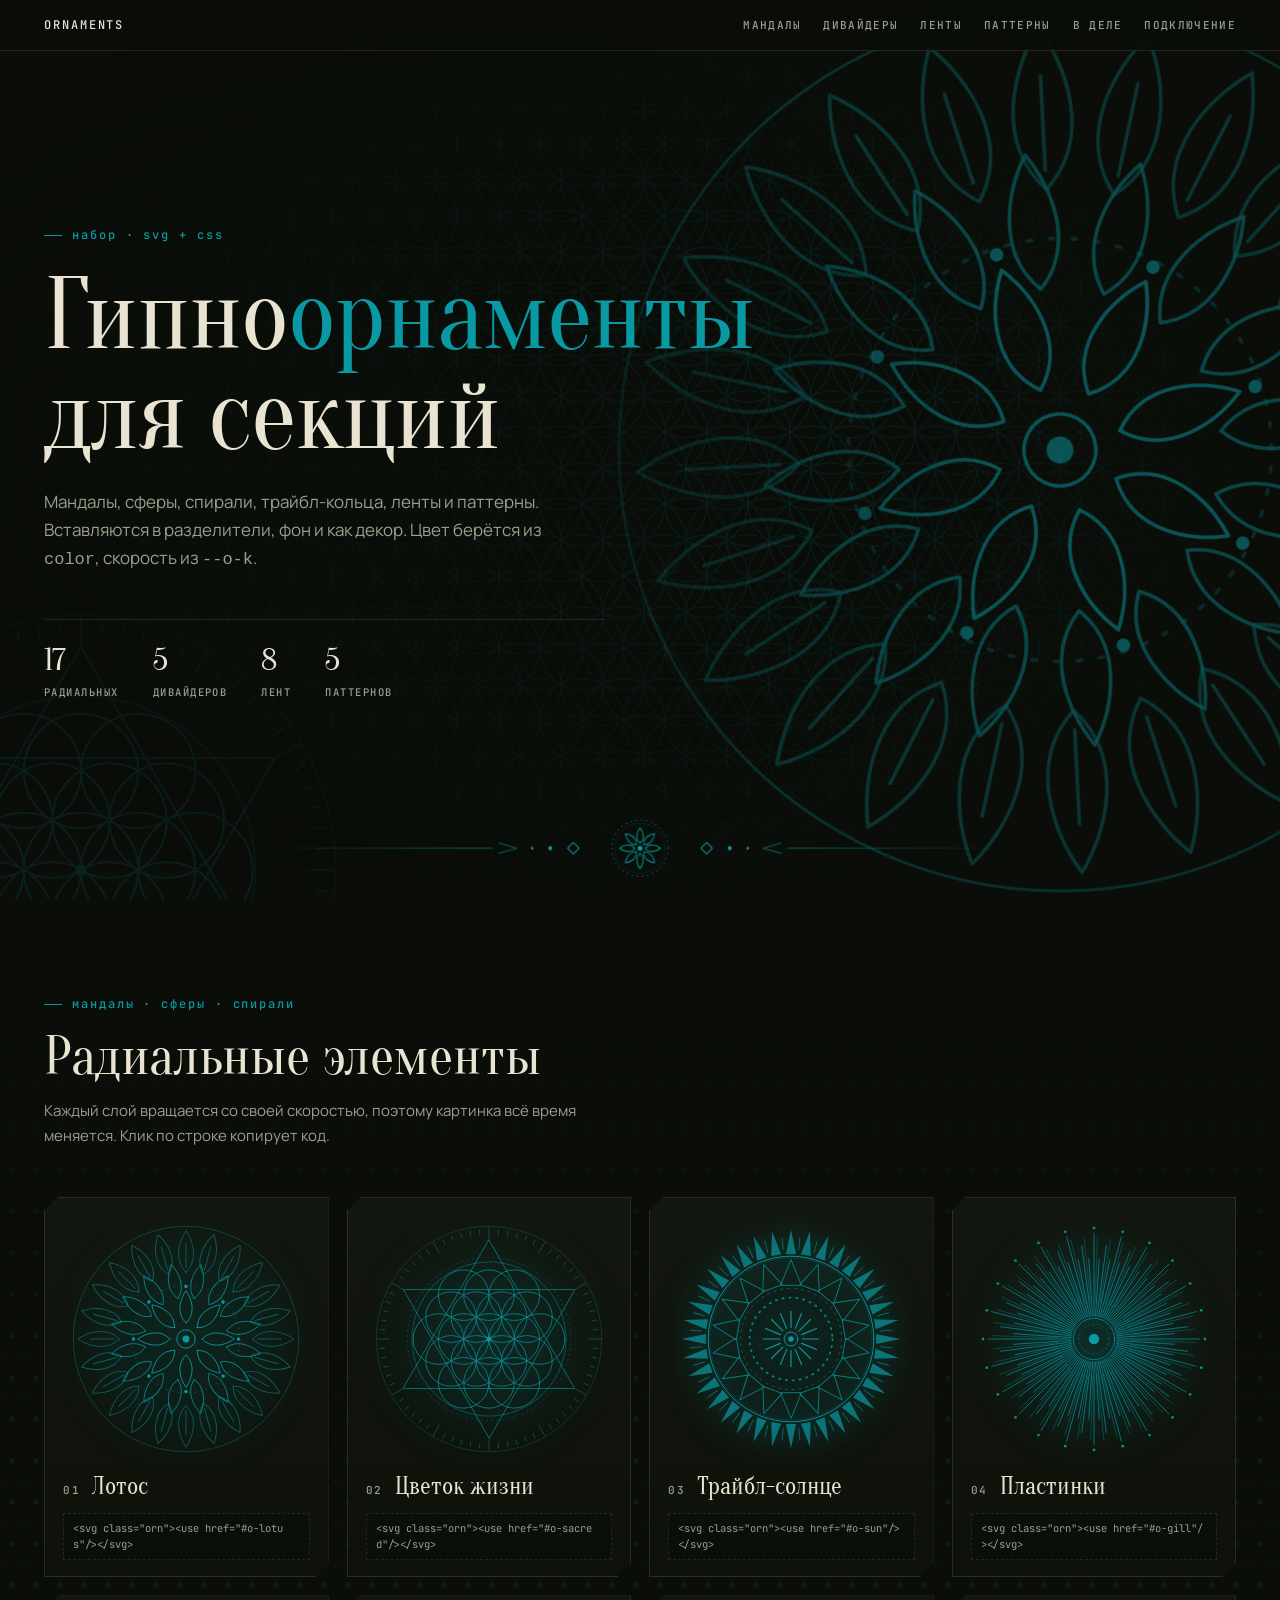
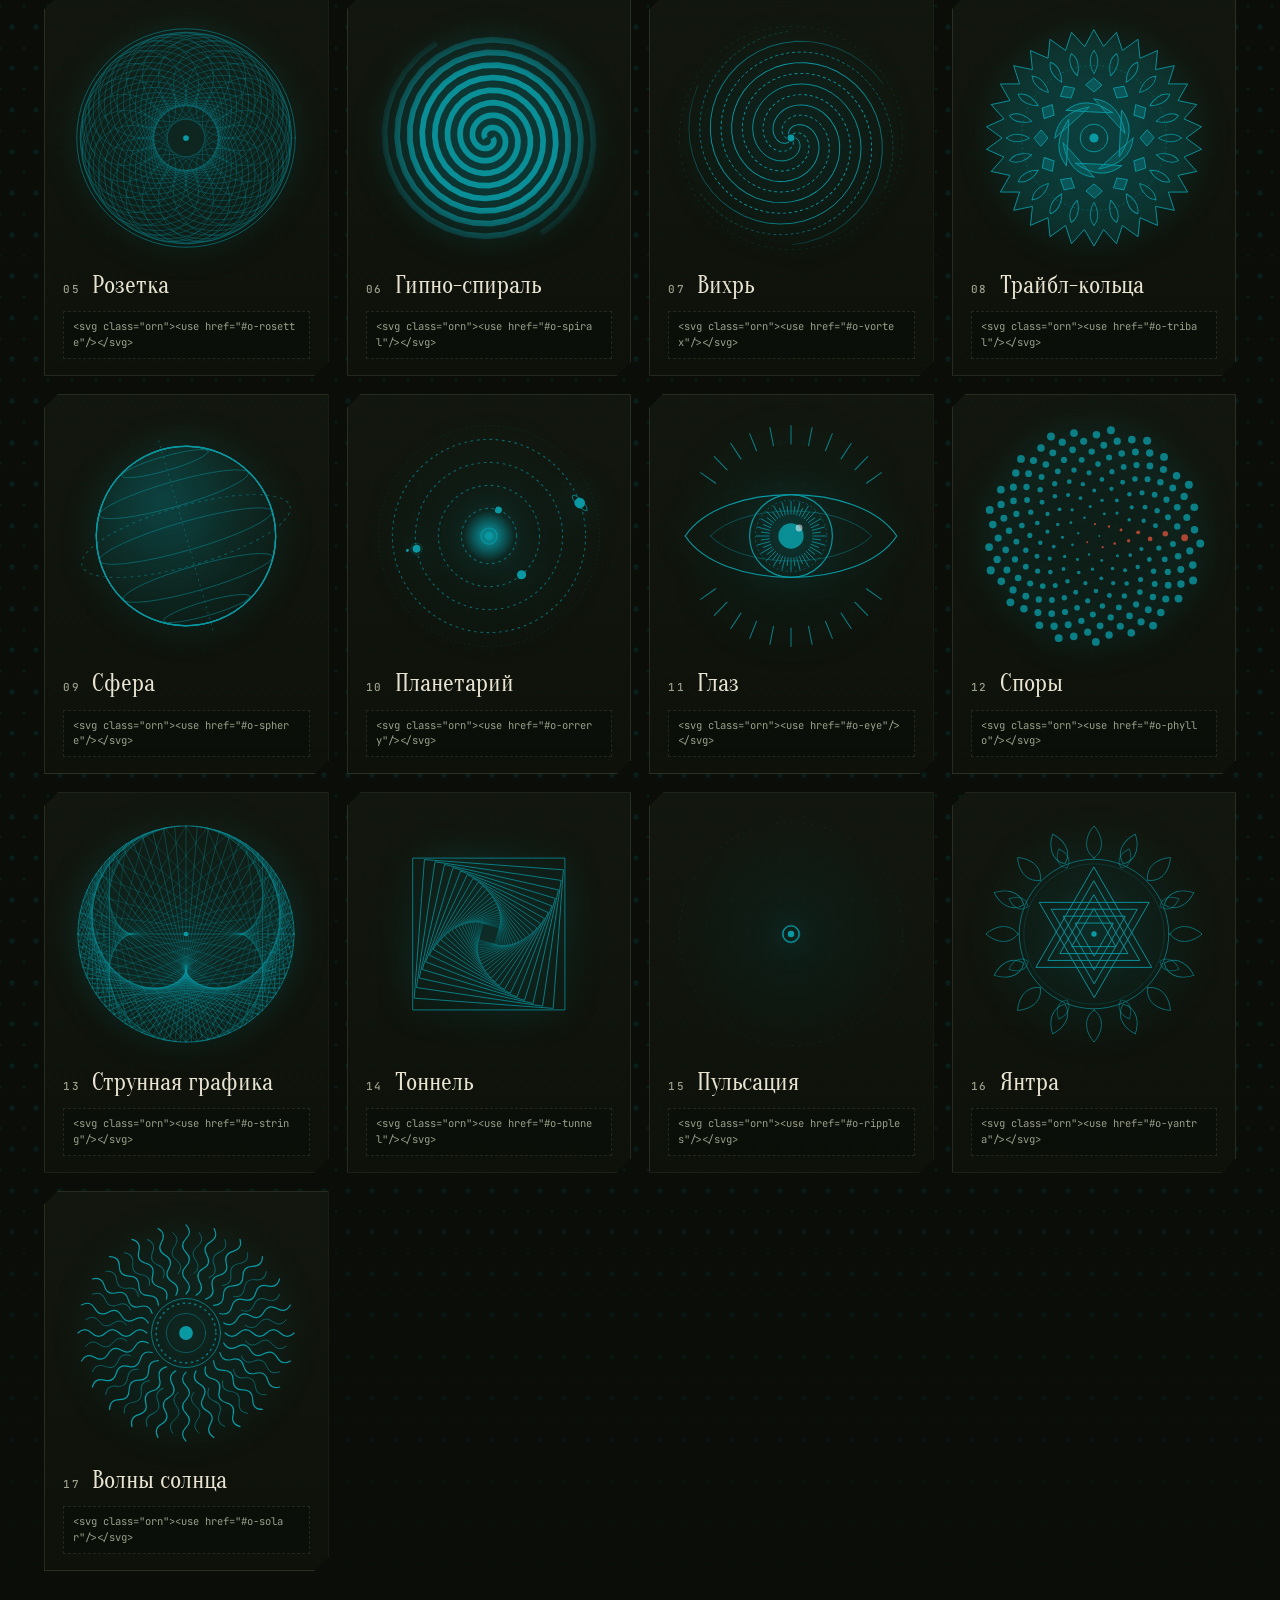
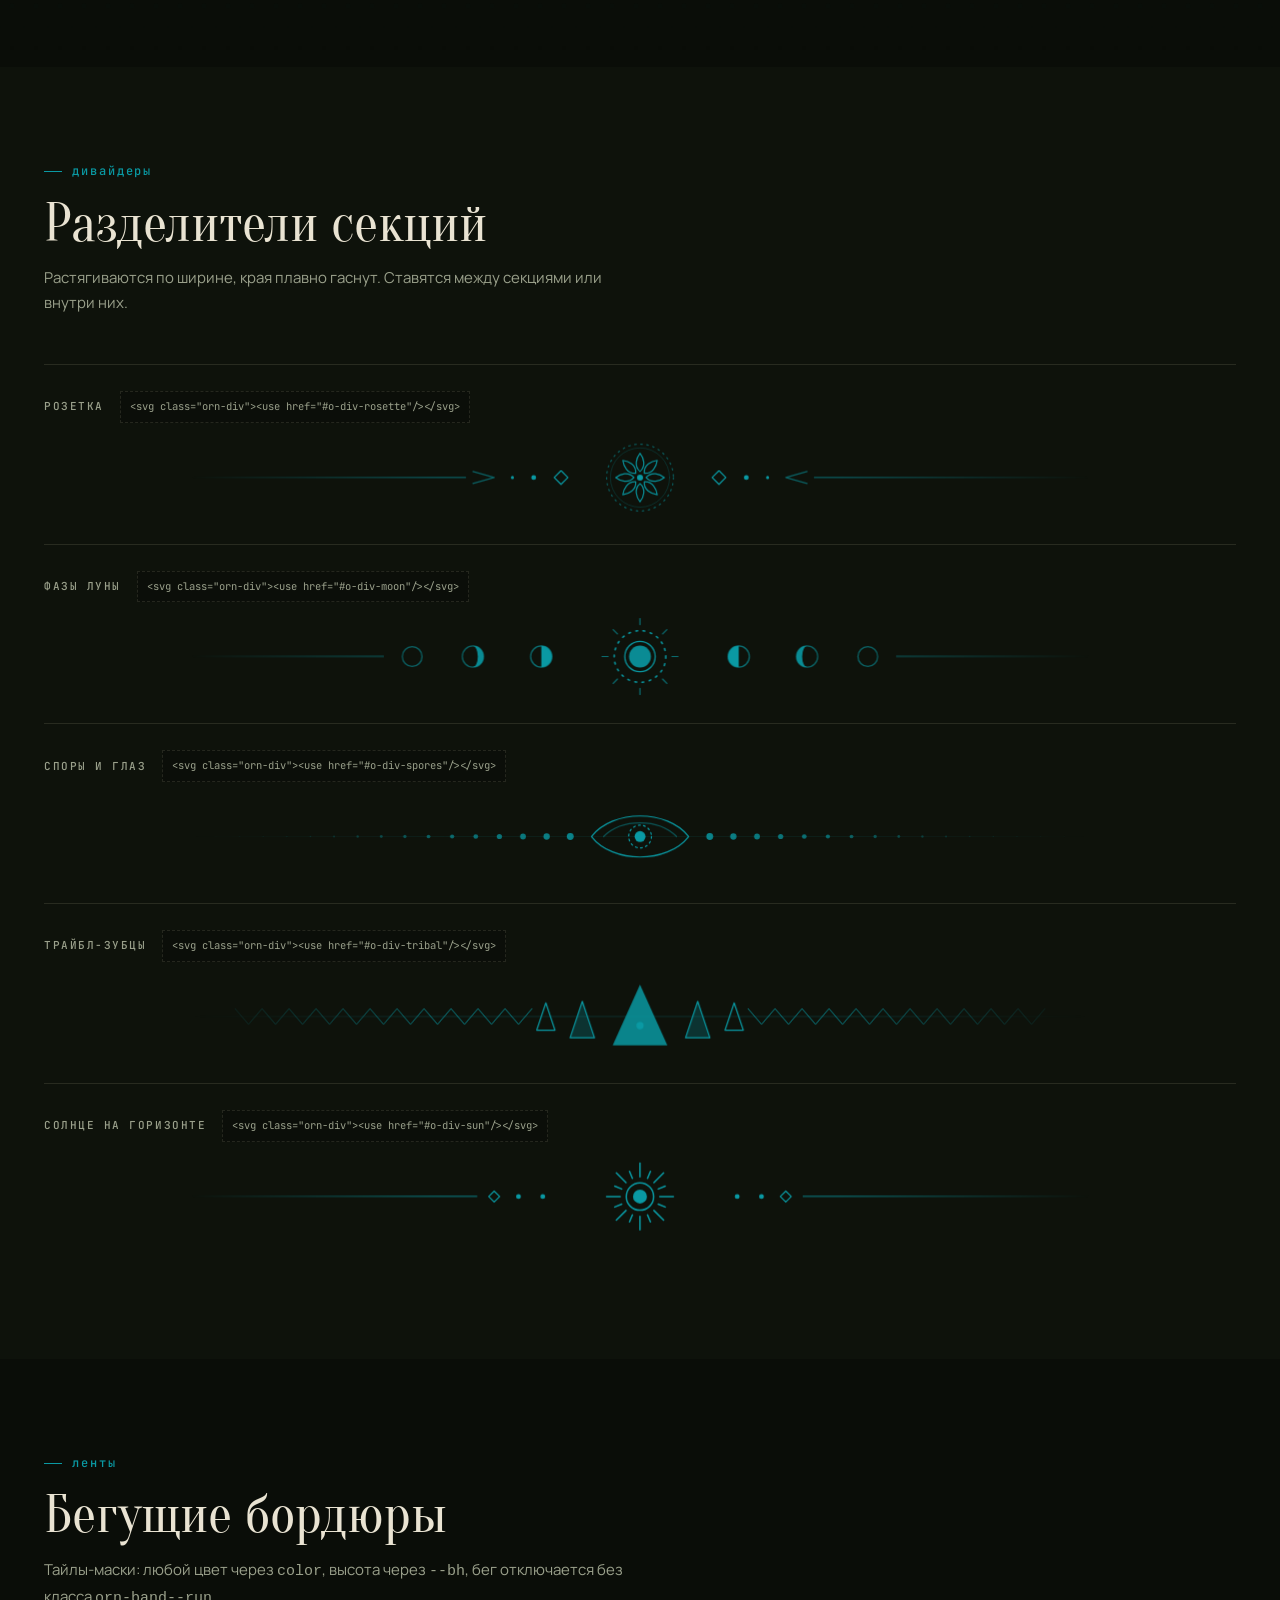
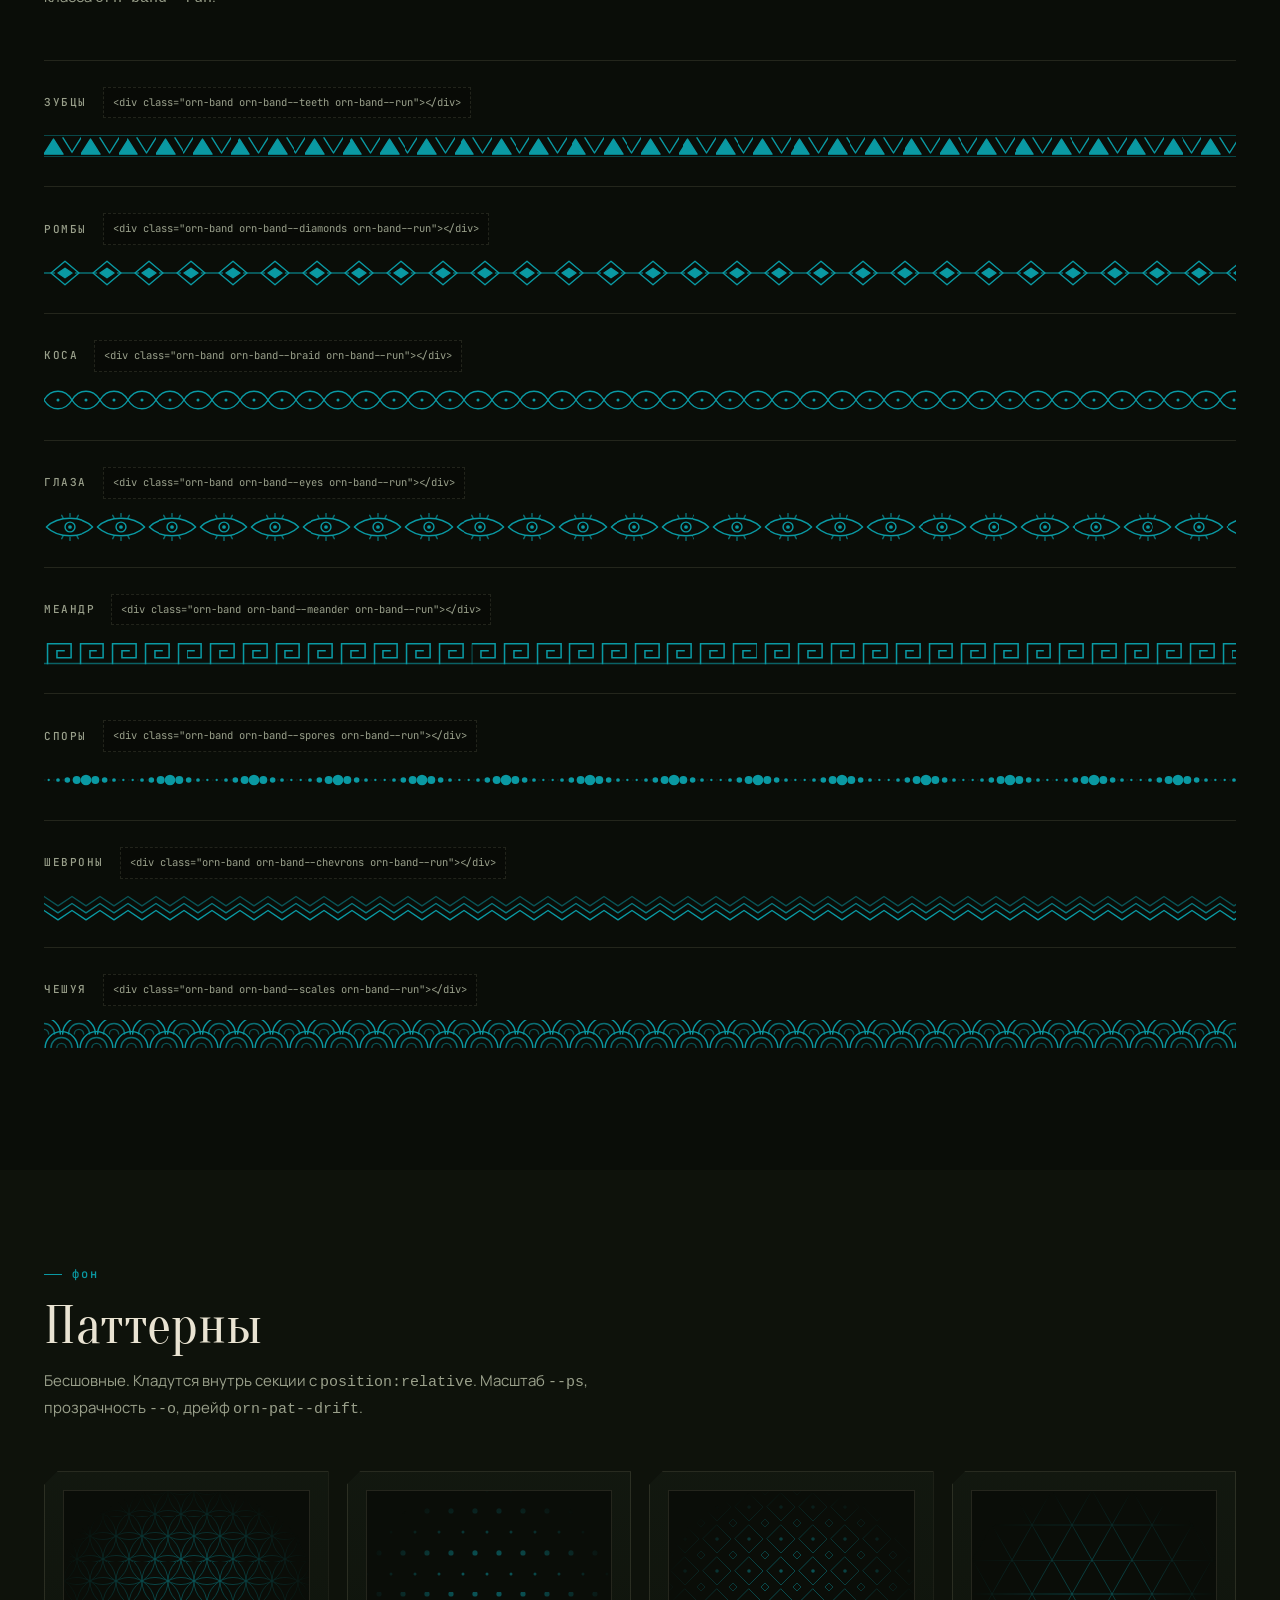
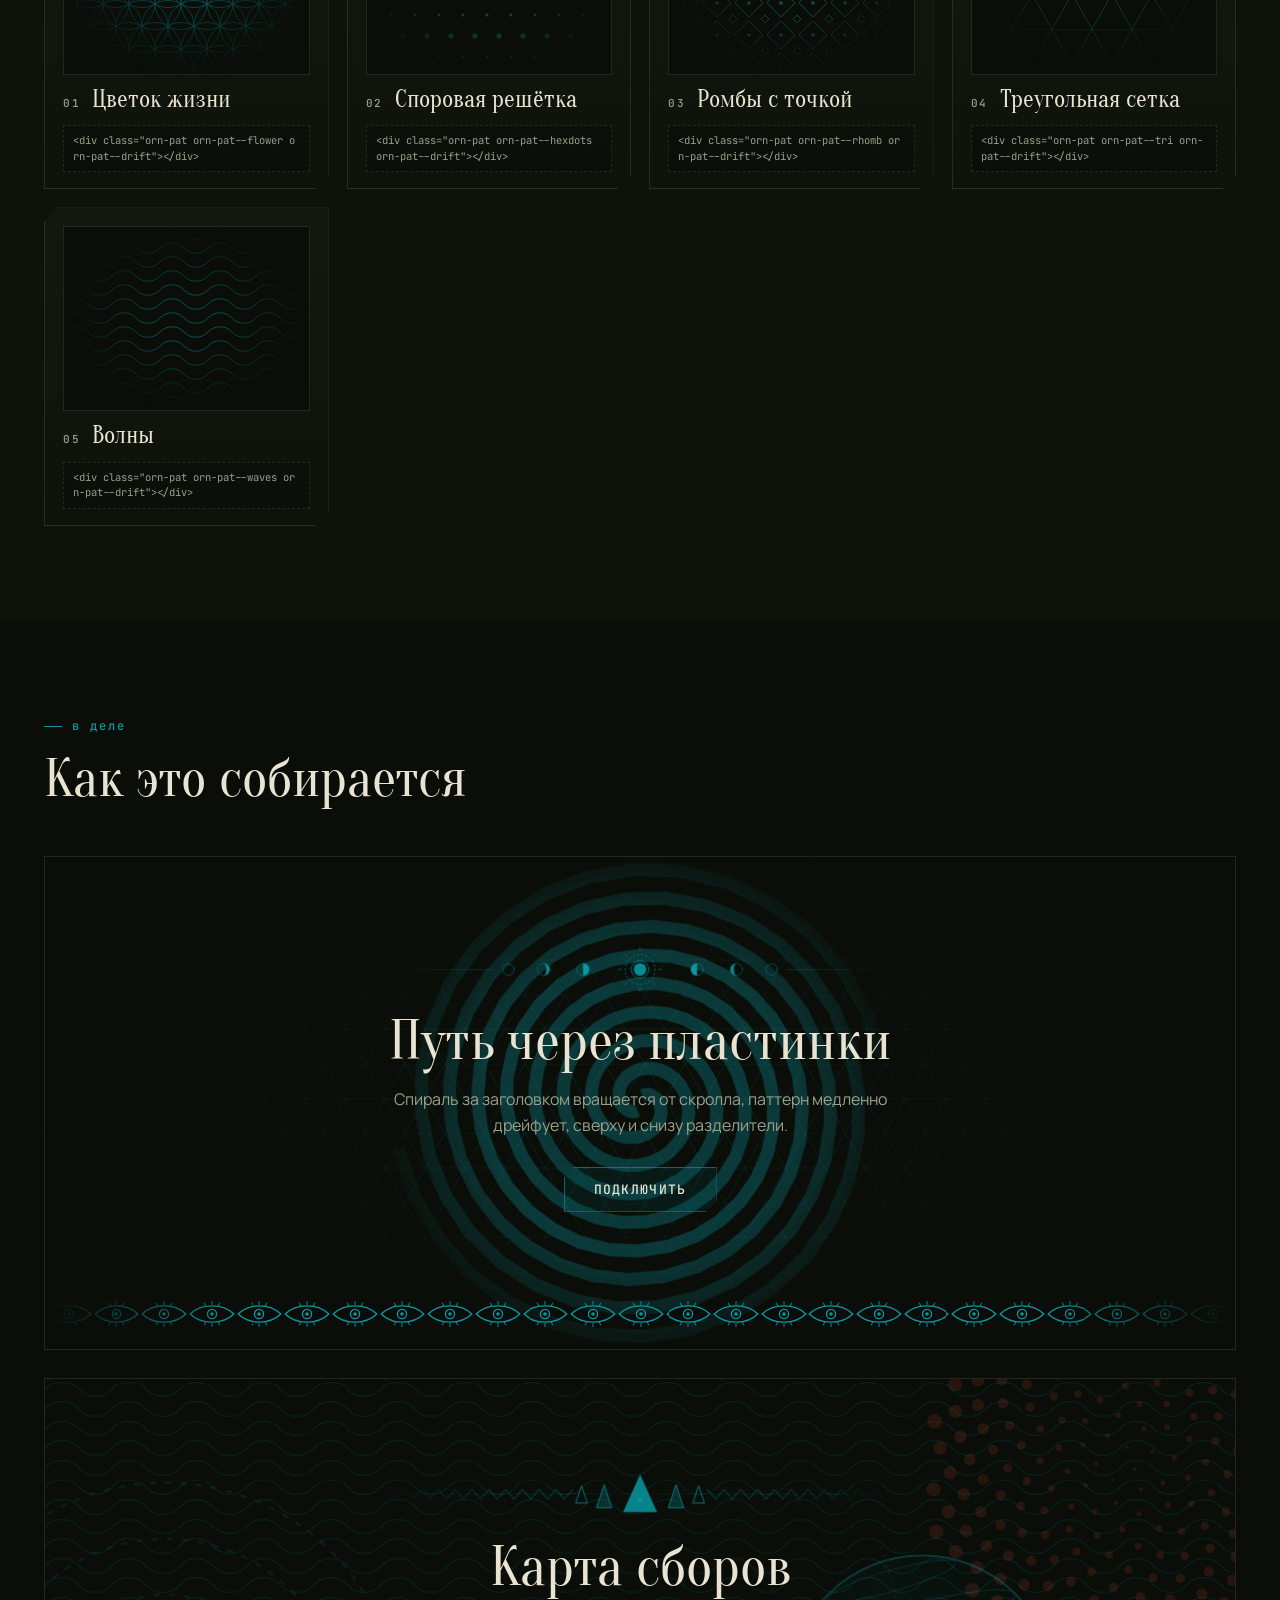
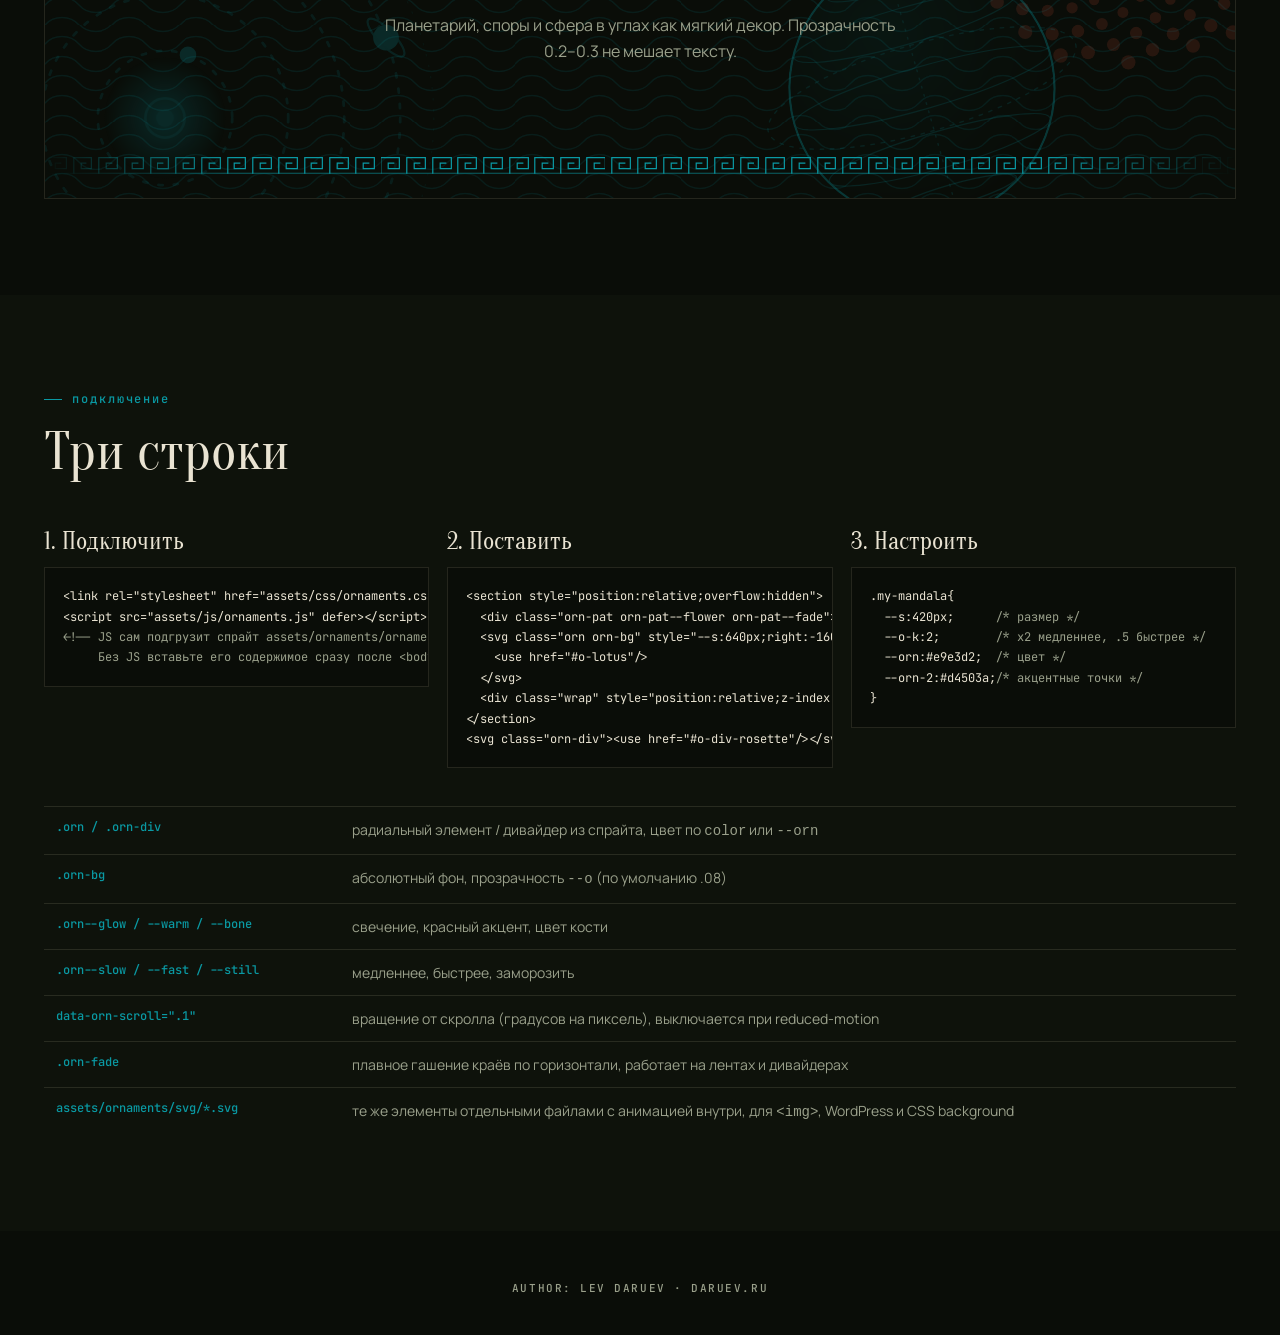
<file: ornaments-demo.html>
<!doctype html>
<html lang="ru">
<head>
<meta charset="utf-8">
<meta name="viewport" content="width=device-width,initial-scale=1">
<meta name="robots" content="noindex">
<title>Орнаменты: гипно-набор</title>
<link rel="preconnect" href="https://fonts.googleapis.com">
<link rel="preconnect" href="https://fonts.gstatic.com" crossorigin>
<link href="https://fonts.googleapis.com/css2?family=Oranienbaum&family=Manrope:wght@400;500;600&family=JetBrains+Mono:wght@400;500&display=swap" rel="stylesheet">
<link rel="stylesheet" href="assets/css/ornaments.css?v=1">
<style>
:root{--bg:#0a0d08;--bg2:#0e120b;--panel:#131810;--line:rgba(214,204,172,.13);--ink:#e9e3d2;--dim:#9aa08b;--acc:#06717A;--acc2:#0a99a3;--warm:#d4503a;
  --serif:'Oranienbaum',serif;--sans:'Manrope',sans-serif;--mono:'JetBrains Mono',monospace}
*{margin:0;padding:0;box-sizing:border-box}
html{scroll-behavior:smooth}
body{background:var(--bg);color:var(--ink);font:400 16px/1.65 var(--sans);-webkit-font-smoothing:antialiased;overflow-x:hidden}
a{color:inherit;text-decoration:none}
.wrap{max-width:1240px;margin:0 auto;padding:0 24px;position:relative;z-index:1}
.sec{position:relative;padding:96px 0;overflow:hidden}
.sec.alt{background:var(--bg2)}
.kick{font:500 12px/1.4 var(--mono);letter-spacing:.16em;text-transform:lowercase;color:var(--acc2);display:flex;align-items:center;gap:10px}
.kick::before{content:"";width:18px;height:1px;background:var(--acc2)}
h1,h2{font-family:var(--serif);font-weight:400}
h2{font-size:clamp(32px,4.6vw,54px);line-height:1.05;margin:16px 0 14px}
.sub{color:var(--dim);max-width:600px;font-size:15px}
.head{margin-bottom:48px}
.idx{font:500 11px/1.4 var(--mono);letter-spacing:.14em;text-transform:uppercase;color:var(--dim)}

.nav{position:fixed;inset:0 0 auto;z-index:20;background:rgba(10,13,8,.78);-webkit-backdrop-filter:blur(10px);backdrop-filter:blur(10px);border-bottom:1px solid var(--line)}
.nav .wrap{display:flex;align-items:center;gap:22px;height:50px;overflow-x:auto;scrollbar-width:none}
.nav .wrap::-webkit-scrollbar{display:none}
.nav b{font:500 12px/1 var(--mono);letter-spacing:.16em;margin-right:auto;white-space:nowrap}
.nav a{font:500 11px/1 var(--mono);letter-spacing:.12em;text-transform:uppercase;color:var(--dim);white-space:nowrap}
.nav a:hover{color:var(--ink)}

.hero{position:relative;min-height:100vh;min-height:100svh;display:flex;align-items:center;overflow:hidden;padding:110px 0 80px}
.hero::after{content:"";position:absolute;inset:0;background:radial-gradient(70% 70% at 30% 50%,rgba(10,13,8,.78),transparent 70%);z-index:0}
.hero .wrap{width:100%}
.hero h1{font-size:clamp(50px,8vw,112px);line-height:.98;letter-spacing:-.01em;margin:22px 0 22px}
.hero h1 em{font-style:normal;color:var(--acc2)}
.hero p{max-width:520px;color:var(--dim);font-size:17px}
.facts{display:flex;gap:34px;flex-wrap:wrap;margin-top:44px;padding-top:22px;border-top:1px solid var(--line);max-width:560px}
.facts b{display:block;font:400 32px/1.1 var(--serif);color:var(--ink)}
.facts span{font:500 10.5px/1.5 var(--mono);letter-spacing:.14em;text-transform:uppercase;color:var(--dim)}

.grid{display:grid;grid-template-columns:repeat(auto-fill,minmax(270px,1fr));gap:18px}
.card,.pcard{background:linear-gradient(180deg,rgba(19,24,16,.9),rgba(14,18,11,.9));border:1px solid var(--line);padding:18px 18px 16px;display:flex;flex-direction:column;gap:12px;transition:border-color .25s,transform .25s;clip-path:polygon(14px 0,100% 0,100% calc(100% - 14px),calc(100% - 14px) 100%,0 100%,0 14px)}
.card:hover,.pcard:hover{border-color:rgba(10,153,163,.55);transform:translateY(-3px)}
.card-art{display:grid;place-items:center;aspect-ratio:1;background:radial-gradient(circle at 50% 50%,rgba(6,113,122,.1),transparent 70%)}
.card-meta{display:flex;align-items:baseline;gap:12px}
.card-meta h3{font:400 24px/1.1 var(--serif)}
.code{font:400 10.5px/1.5 var(--mono);color:var(--dim);text-align:left;border:1px dashed var(--line);padding:7px 9px;cursor:copy;word-break:break-all;background:rgba(0,0,0,.2);transition:color .2s,border-color .2s;width:100%}
.code:hover{color:var(--ink);border-color:var(--acc2)}
.code.ok{color:var(--acc2);border-color:var(--acc2)}

.drow,.brow{padding:26px 0;border-top:1px solid var(--line)}
.drow:first-child,.brow:first-child{border-top:0}
.dlab{display:flex;align-items:center;gap:16px;flex-wrap:wrap;margin-bottom:14px}
.dlab .code{width:auto;max-width:100%}
.brow .orn-band{margin-top:6px}

.pgrid{display:grid;grid-template-columns:repeat(auto-fill,minmax(230px,1fr));gap:18px}
.pbox{position:relative;aspect-ratio:4/3;background:var(--bg);border:1px solid var(--line);overflow:hidden}

.demo{position:relative;overflow:hidden;border:1px solid var(--line);background:var(--bg)}
.demo+.demo{margin-top:28px}
.demo .in{position:relative;z-index:1;padding:clamp(40px,7vw,90px) clamp(20px,5vw,60px);text-align:center}
.demo h3{font:400 clamp(32px,4.6vw,56px)/1.05 var(--serif);margin:20px 0 14px}
.demo p{color:var(--dim);max-width:520px;margin:0 auto}
.btn{display:inline-flex;margin-top:28px;font:500 13px/1 var(--mono);letter-spacing:.1em;text-transform:uppercase;padding:16px 30px;background:rgba(6,113,122,.12);box-shadow:inset 0 0 0 1px rgba(10,153,163,.6);clip-path:polygon(11px 0,100% 0,100% calc(100% - 11px),calc(100% - 11px) 100%,0 100%,0 11px)}
.demo .band-wrap{position:relative;z-index:1;padding:0 0 22px}

.how{display:grid;grid-template-columns:repeat(auto-fit,minmax(300px,1fr));gap:18px}
.how pre{background:rgba(0,0,0,.28);border:1px solid var(--line);padding:18px;font:400 12px/1.7 var(--mono);color:var(--ink);overflow-x:auto;white-space:pre}
.how h3{font:400 24px/1.1 var(--serif);margin-bottom:12px}
.how .dim{color:var(--dim)}
.tbl{width:100%;border-collapse:collapse;margin-top:38px;font-size:14px}
.tbl td{padding:11px 12px;border-top:1px solid var(--line);vertical-align:top}
.tbl td:first-child{font:500 12px/1.6 var(--mono);color:var(--acc2);white-space:nowrap}
.tbl td:last-child{color:var(--dim)}
footer{padding:50px 0;text-align:center;font:500 11px/1.4 var(--mono);letter-spacing:.14em;text-transform:uppercase;color:var(--dim)}
@media(max-width:640px){.sec{padding:70px 0}.nav b{display:none}.facts{gap:22px}}
</style>
</head>
<body>

<svg xmlns="http://www.w3.org/2000/svg" width="0" height="0" style="position:absolute" aria-hidden="true" focusable="false"><defs><symbol id="o-lotus" viewBox="0 0 200 200" fill="none" stroke="currentColor" stroke-width=".8" stroke-linecap="round" stroke-linejoin="round"><circle cx="100" cy="100" r="98" opacity="0.5" stroke-width="0.6"/><g class="o-cw" style="--t:160s"><g opacity="0.55"><path d="M100 42C111 31.2 106.05 15 100 6C93.95 15 89 31.2 100 42zM100 37.68V16.8"/><path d="M100 42C111 31.2 106.05 15 100 6C93.95 15 89 31.2 100 42zM100 37.68V16.8" transform="rotate(15 100 100)"/><path d="M100 42C111 31.2 106.05 15 100 6C93.95 15 89 31.2 100 42zM100 37.68V16.8" transform="rotate(30 100 100)"/><path d="M100 42C111 31.2 106.05 15 100 6C93.95 15 89 31.2 100 42zM100 37.68V16.8" transform="rotate(45 100 100)"/><path d="M100 42C111 31.2 106.05 15 100 6C93.95 15 89 31.2 100 42zM100 37.68V16.8" transform="rotate(60 100 100)"/><path d="M100 42C111 31.2 106.05 15 100 6C93.95 15 89 31.2 100 42zM100 37.68V16.8" transform="rotate(75 100 100)"/><path d="M100 42C111 31.2 106.05 15 100 6C93.95 15 89 31.2 100 42zM100 37.68V16.8" transform="rotate(90 100 100)"/><path d="M100 42C111 31.2 106.05 15 100 6C93.95 15 89 31.2 100 42zM100 37.68V16.8" transform="rotate(105 100 100)"/><path d="M100 42C111 31.2 106.05 15 100 6C93.95 15 89 31.2 100 42zM100 37.68V16.8" transform="rotate(120 100 100)"/><path d="M100 42C111 31.2 106.05 15 100 6C93.95 15 89 31.2 100 42zM100 37.68V16.8" transform="rotate(135 100 100)"/><path d="M100 42C111 31.2 106.05 15 100 6C93.95 15 89 31.2 100 42zM100 37.68V16.8" transform="rotate(150 100 100)"/><path d="M100 42C111 31.2 106.05 15 100 6C93.95 15 89 31.2 100 42zM100 37.68V16.8" transform="rotate(165 100 100)"/><path d="M100 42C111 31.2 106.05 15 100 6C93.95 15 89 31.2 100 42zM100 37.68V16.8" transform="rotate(180 100 100)"/><path d="M100 42C111 31.2 106.05 15 100 6C93.95 15 89 31.2 100 42zM100 37.68V16.8" transform="rotate(195 100 100)"/><path d="M100 42C111 31.2 106.05 15 100 6C93.95 15 89 31.2 100 42zM100 37.68V16.8" transform="rotate(210 100 100)"/><path d="M100 42C111 31.2 106.05 15 100 6C93.95 15 89 31.2 100 42zM100 37.68V16.8" transform="rotate(225 100 100)"/><path d="M100 42C111 31.2 106.05 15 100 6C93.95 15 89 31.2 100 42zM100 37.68V16.8" transform="rotate(240 100 100)"/><path d="M100 42C111 31.2 106.05 15 100 6C93.95 15 89 31.2 100 42zM100 37.68V16.8" transform="rotate(255 100 100)"/><path d="M100 42C111 31.2 106.05 15 100 6C93.95 15 89 31.2 100 42zM100 37.68V16.8" transform="rotate(270 100 100)"/><path d="M100 42C111 31.2 106.05 15 100 6C93.95 15 89 31.2 100 42zM100 37.68V16.8" transform="rotate(285 100 100)"/><path d="M100 42C111 31.2 106.05 15 100 6C93.95 15 89 31.2 100 42zM100 37.68V16.8" transform="rotate(300 100 100)"/><path d="M100 42C111 31.2 106.05 15 100 6C93.95 15 89 31.2 100 42zM100 37.68V16.8" transform="rotate(315 100 100)"/><path d="M100 42C111 31.2 106.05 15 100 6C93.95 15 89 31.2 100 42zM100 37.68V16.8" transform="rotate(330 100 100)"/><path d="M100 42C111 31.2 106.05 15 100 6C93.95 15 89 31.2 100 42zM100 37.68V16.8" transform="rotate(345 100 100)"/></g></g><g class="o-ccw" style="--t:110s"><g opacity="0.8"><path d="M100 64C109 55 104.95 41.5 100 34C95.05 41.5 91 55 100 64z" transform="rotate(11.25 100 100)"/><path d="M100 64C109 55 104.95 41.5 100 34C95.05 41.5 91 55 100 64z" transform="rotate(33.75 100 100)"/><path d="M100 64C109 55 104.95 41.5 100 34C95.05 41.5 91 55 100 64z" transform="rotate(56.25 100 100)"/><path d="M100 64C109 55 104.95 41.5 100 34C95.05 41.5 91 55 100 64z" transform="rotate(78.75 100 100)"/><path d="M100 64C109 55 104.95 41.5 100 34C95.05 41.5 91 55 100 64z" transform="rotate(101.25 100 100)"/><path d="M100 64C109 55 104.95 41.5 100 34C95.05 41.5 91 55 100 64z" transform="rotate(123.75 100 100)"/><path d="M100 64C109 55 104.95 41.5 100 34C95.05 41.5 91 55 100 64z" transform="rotate(146.25 100 100)"/><path d="M100 64C109 55 104.95 41.5 100 34C95.05 41.5 91 55 100 64z" transform="rotate(168.75 100 100)"/><path d="M100 64C109 55 104.95 41.5 100 34C95.05 41.5 91 55 100 64z" transform="rotate(191.25 100 100)"/><path d="M100 64C109 55 104.95 41.5 100 34C95.05 41.5 91 55 100 64z" transform="rotate(213.75 100 100)"/><path d="M100 64C109 55 104.95 41.5 100 34C95.05 41.5 91 55 100 64z" transform="rotate(236.25 100 100)"/><path d="M100 64C109 55 104.95 41.5 100 34C95.05 41.5 91 55 100 64z" transform="rotate(258.75 100 100)"/><path d="M100 64C109 55 104.95 41.5 100 34C95.05 41.5 91 55 100 64z" transform="rotate(281.25 100 100)"/><path d="M100 64C109 55 104.95 41.5 100 34C95.05 41.5 91 55 100 64z" transform="rotate(303.75 100 100)"/><path d="M100 64C109 55 104.95 41.5 100 34C95.05 41.5 91 55 100 64z" transform="rotate(326.25 100 100)"/><path d="M100 64C109 55 104.95 41.5 100 34C95.05 41.5 91 55 100 64z" transform="rotate(348.75 100 100)"/></g></g><g class="o-cw" style="--t:70s"><g><path d="M100 86C109 77.6 104.95 65 100 58C95.05 65 91 77.6 100 86z"/><circle cx="100" cy="54.4" r="1.5" fill="currentColor" stroke="none"/><path d="M100 86C109 77.6 104.95 65 100 58C95.05 65 91 77.6 100 86z" transform="rotate(45 100 100)"/><circle cx="100" cy="54.4" r="1.5" fill="currentColor" stroke="none" transform="rotate(45 100 100)"/><path d="M100 86C109 77.6 104.95 65 100 58C95.05 65 91 77.6 100 86z" transform="rotate(90 100 100)"/><circle cx="100" cy="54.4" r="1.5" fill="currentColor" stroke="none" transform="rotate(90 100 100)"/><path d="M100 86C109 77.6 104.95 65 100 58C95.05 65 91 77.6 100 86z" transform="rotate(135 100 100)"/><circle cx="100" cy="54.4" r="1.5" fill="currentColor" stroke="none" transform="rotate(135 100 100)"/><path d="M100 86C109 77.6 104.95 65 100 58C95.05 65 91 77.6 100 86z" transform="rotate(180 100 100)"/><circle cx="100" cy="54.4" r="1.5" fill="currentColor" stroke="none" transform="rotate(180 100 100)"/><path d="M100 86C109 77.6 104.95 65 100 58C95.05 65 91 77.6 100 86z" transform="rotate(225 100 100)"/><circle cx="100" cy="54.4" r="1.5" fill="currentColor" stroke="none" transform="rotate(225 100 100)"/><path d="M100 86C109 77.6 104.95 65 100 58C95.05 65 91 77.6 100 86z" transform="rotate(270 100 100)"/><circle cx="100" cy="54.4" r="1.5" fill="currentColor" stroke="none" transform="rotate(270 100 100)"/><path d="M100 86C109 77.6 104.95 65 100 58C95.05 65 91 77.6 100 86z" transform="rotate(315 100 100)"/><circle cx="100" cy="54.4" r="1.5" fill="currentColor" stroke="none" transform="rotate(315 100 100)"/></g></g><circle cx="100" cy="100" r="47" opacity="0.4" stroke-dasharray="1 4"/><g class="o-breathe" style="--t:7s"><circle cx="100" cy="100" r="8"/><circle cx="100" cy="100" r="3" fill="currentColor" stroke="none"/></g></symbol><symbol id="o-sacred" viewBox="0 0 200 200" fill="none" stroke="currentColor" stroke-width=".8" stroke-linecap="round" stroke-linejoin="round"><g class="o-cw" style="--t:300s"><g opacity="0.8"><circle cx="56" cy="100" r="22"/><circle cx="67" cy="119.05" r="22"/><circle cx="78" cy="138.11" r="22"/><circle cx="67" cy="80.95" r="22"/><circle cx="78" cy="100" r="22"/><circle cx="89" cy="119.05" r="22"/><circle cx="100" cy="138.11" r="22"/><circle cx="78" cy="61.89" r="22"/><circle cx="89" cy="80.95" r="22"/><circle cx="100" cy="100" r="22"/><circle cx="111" cy="119.05" r="22"/><circle cx="122" cy="138.11" r="22"/><circle cx="100" cy="61.89" r="22"/><circle cx="111" cy="80.95" r="22"/><circle cx="122" cy="100" r="22"/><circle cx="133" cy="119.05" r="22"/><circle cx="122" cy="61.89" r="22"/><circle cx="133" cy="80.95" r="22"/><circle cx="144" cy="100" r="22"/></g></g><circle cx="100" cy="100" r="67" opacity="0.5"/><circle cx="100" cy="100" r="71" opacity="0.35" stroke-dasharray="1 3.5"/><g class="o-ccw" style="--t:180s"><g opacity="0.7"><path d="M100 14L174.48 143L25.52 143z"/><path d="M100 186L25.52 57L174.48 57z"/></g></g><g class="o-cw" style="--t:240s"><path d="M100 13L100 3M107.93 9.35L108.28 5.36M115.8 10.38L116.5 6.44M123.55 12.1L124.59 8.24M131.12 14.49L132.49 10.73M138.46 17.53L140.15 13.9M143.5 24.66L148.5 16M152.2 25.46L154.49 22.18M158.49 30.29L161.06 27.23M164.35 35.65L167.18 32.82M169.71 41.51L172.77 38.94M174.54 47.8L177.82 45.51M175.34 56.5L184 51.5M182.47 61.54L186.1 59.85M185.51 68.88L189.27 67.51M187.9 76.45L191.76 75.41M189.62 84.2L193.56 83.5M190.65 92.07L194.64 91.72M187 100L197 100M190.65 107.93L194.64 108.28M189.62 115.8L193.56 116.5M187.9 123.55L191.76 124.59M185.51 131.12L189.27 132.49M182.47 138.46L186.1 140.15M175.34 143.5L184 148.5M174.54 152.2L177.82 154.49M169.71 158.49L172.77 161.06M164.35 164.35L167.18 167.18M158.49 169.71L161.06 172.77M152.2 174.54L154.49 177.82M143.5 175.34L148.5 184M138.46 182.47L140.15 186.1M131.12 185.51L132.49 189.27M123.55 187.9L124.59 191.76M115.8 189.62L116.5 193.56M107.93 190.65L108.28 194.64M100 187L100 197M92.07 190.65L91.72 194.64M84.2 189.62L83.5 193.56M76.45 187.9L75.41 191.76M68.88 185.51L67.51 189.27M61.54 182.47L59.85 186.1M56.5 175.34L51.5 184M47.8 174.54L45.51 177.82M41.51 169.71L38.94 172.77M35.65 164.35L32.82 167.18M30.29 158.49L27.23 161.06M25.46 152.2L22.18 154.49M24.66 143.5L16 148.5M17.53 138.46L13.9 140.15M14.49 131.12L10.73 132.49M12.1 123.55L8.24 124.59M10.38 115.8L6.44 116.5M9.35 107.93L5.36 108.28M13 100L3 100M9.35 92.07L5.36 91.72M10.38 84.2L6.44 83.5M12.1 76.45L8.24 75.41M14.49 68.88L10.73 67.51M17.53 61.54L13.9 59.85M24.66 56.5L16 51.5M25.46 47.8L22.18 45.51M30.29 41.51L27.23 38.94M35.65 35.65L32.82 32.82M41.51 30.29L38.94 27.23M47.8 25.46L45.51 22.18M56.5 24.66L51.5 16M61.54 17.53L59.85 13.9M68.88 14.49L67.51 10.73M76.45 12.1L75.41 8.24M84.2 10.38L83.5 6.44M92.07 9.35L91.72 5.36" opacity=".6" stroke-width=".6"/></g><circle cx="100" cy="100" r="98" opacity="0.45" stroke-width="0.5"/><g class="o-pulse" style="--t:6s"><circle cx="100" cy="100" r="2.2" fill="currentColor" stroke="none"/></g></symbol><symbol id="o-sun" viewBox="0 0 200 200" fill="none" stroke="currentColor" stroke-width=".8" stroke-linecap="round" stroke-linejoin="round"><g class="o-cw" style="--t:150s"><g fill="currentColor" fill-opacity="0.7" stroke="none"><path d="M95.6 26L100 5L104.4 26z" transform="rotate(0 100 100)"/><path d="M95.6 26L100 5L104.4 26z" transform="rotate(10 100 100)"/><path d="M95.6 26L100 5L104.4 26z" transform="rotate(20 100 100)"/><path d="M95.6 26L100 5L104.4 26z" transform="rotate(30 100 100)"/><path d="M95.6 26L100 5L104.4 26z" transform="rotate(40 100 100)"/><path d="M95.6 26L100 5L104.4 26z" transform="rotate(50 100 100)"/><path d="M95.6 26L100 5L104.4 26z" transform="rotate(60 100 100)"/><path d="M95.6 26L100 5L104.4 26z" transform="rotate(70 100 100)"/><path d="M95.6 26L100 5L104.4 26z" transform="rotate(80 100 100)"/><path d="M95.6 26L100 5L104.4 26z" transform="rotate(90 100 100)"/><path d="M95.6 26L100 5L104.4 26z" transform="rotate(100 100 100)"/><path d="M95.6 26L100 5L104.4 26z" transform="rotate(110 100 100)"/><path d="M95.6 26L100 5L104.4 26z" transform="rotate(120 100 100)"/><path d="M95.6 26L100 5L104.4 26z" transform="rotate(130 100 100)"/><path d="M95.6 26L100 5L104.4 26z" transform="rotate(140 100 100)"/><path d="M95.6 26L100 5L104.4 26z" transform="rotate(150 100 100)"/><path d="M95.6 26L100 5L104.4 26z" transform="rotate(160 100 100)"/><path d="M95.6 26L100 5L104.4 26z" transform="rotate(170 100 100)"/><path d="M95.6 26L100 5L104.4 26z" transform="rotate(180 100 100)"/><path d="M95.6 26L100 5L104.4 26z" transform="rotate(190 100 100)"/><path d="M95.6 26L100 5L104.4 26z" transform="rotate(200 100 100)"/><path d="M95.6 26L100 5L104.4 26z" transform="rotate(210 100 100)"/><path d="M95.6 26L100 5L104.4 26z" transform="rotate(220 100 100)"/><path d="M95.6 26L100 5L104.4 26z" transform="rotate(230 100 100)"/><path d="M95.6 26L100 5L104.4 26z" transform="rotate(240 100 100)"/><path d="M95.6 26L100 5L104.4 26z" transform="rotate(250 100 100)"/><path d="M95.6 26L100 5L104.4 26z" transform="rotate(260 100 100)"/><path d="M95.6 26L100 5L104.4 26z" transform="rotate(270 100 100)"/><path d="M95.6 26L100 5L104.4 26z" transform="rotate(280 100 100)"/><path d="M95.6 26L100 5L104.4 26z" transform="rotate(290 100 100)"/><path d="M95.6 26L100 5L104.4 26z" transform="rotate(300 100 100)"/><path d="M95.6 26L100 5L104.4 26z" transform="rotate(310 100 100)"/><path d="M95.6 26L100 5L104.4 26z" transform="rotate(320 100 100)"/><path d="M95.6 26L100 5L104.4 26z" transform="rotate(330 100 100)"/><path d="M95.6 26L100 5L104.4 26z" transform="rotate(340 100 100)"/><path d="M95.6 26L100 5L104.4 26z" transform="rotate(350 100 100)"/></g><g opacity="0.6"><path d="M100 22V12" transform="rotate(5 100 100)"/><path d="M100 22V12" transform="rotate(15 100 100)"/><path d="M100 22V12" transform="rotate(25 100 100)"/><path d="M100 22V12" transform="rotate(35 100 100)"/><path d="M100 22V12" transform="rotate(45 100 100)"/><path d="M100 22V12" transform="rotate(55 100 100)"/><path d="M100 22V12" transform="rotate(65 100 100)"/><path d="M100 22V12" transform="rotate(75 100 100)"/><path d="M100 22V12" transform="rotate(85 100 100)"/><path d="M100 22V12" transform="rotate(95 100 100)"/><path d="M100 22V12" transform="rotate(105 100 100)"/><path d="M100 22V12" transform="rotate(115 100 100)"/><path d="M100 22V12" transform="rotate(125 100 100)"/><path d="M100 22V12" transform="rotate(135 100 100)"/><path d="M100 22V12" transform="rotate(145 100 100)"/><path d="M100 22V12" transform="rotate(155 100 100)"/><path d="M100 22V12" transform="rotate(165 100 100)"/><path d="M100 22V12" transform="rotate(175 100 100)"/><path d="M100 22V12" transform="rotate(185 100 100)"/><path d="M100 22V12" transform="rotate(195 100 100)"/><path d="M100 22V12" transform="rotate(205 100 100)"/><path d="M100 22V12" transform="rotate(215 100 100)"/><path d="M100 22V12" transform="rotate(225 100 100)"/><path d="M100 22V12" transform="rotate(235 100 100)"/><path d="M100 22V12" transform="rotate(245 100 100)"/><path d="M100 22V12" transform="rotate(255 100 100)"/><path d="M100 22V12" transform="rotate(265 100 100)"/><path d="M100 22V12" transform="rotate(275 100 100)"/><path d="M100 22V12" transform="rotate(285 100 100)"/><path d="M100 22V12" transform="rotate(295 100 100)"/><path d="M100 22V12" transform="rotate(305 100 100)"/><path d="M100 22V12" transform="rotate(315 100 100)"/><path d="M100 22V12" transform="rotate(325 100 100)"/><path d="M100 22V12" transform="rotate(335 100 100)"/><path d="M100 22V12" transform="rotate(345 100 100)"/><path d="M100 22V12" transform="rotate(355 100 100)"/></g></g><circle cx="100" cy="100" r="72"/><circle cx="100" cy="100" r="70.5" opacity="0.35" stroke-width="0.5"/><g class="o-ccw" style="--t:100s"><g opacity="0.8"><path d="M91 53L100 31L109 53z" transform="rotate(0 100 100)"/><path d="M91 53L100 31L109 53z" transform="rotate(20 100 100)"/><path d="M91 53L100 31L109 53z" transform="rotate(40 100 100)"/><path d="M91 53L100 31L109 53z" transform="rotate(60 100 100)"/><path d="M91 53L100 31L109 53z" transform="rotate(80 100 100)"/><path d="M91 53L100 31L109 53z" transform="rotate(100 100 100)"/><path d="M91 53L100 31L109 53z" transform="rotate(120 100 100)"/><path d="M91 53L100 31L109 53z" transform="rotate(140 100 100)"/><path d="M91 53L100 31L109 53z" transform="rotate(160 100 100)"/><path d="M91 53L100 31L109 53z" transform="rotate(180 100 100)"/><path d="M91 53L100 31L109 53z" transform="rotate(200 100 100)"/><path d="M91 53L100 31L109 53z" transform="rotate(220 100 100)"/><path d="M91 53L100 31L109 53z" transform="rotate(240 100 100)"/><path d="M91 53L100 31L109 53z" transform="rotate(260 100 100)"/><path d="M91 53L100 31L109 53z" transform="rotate(280 100 100)"/><path d="M91 53L100 31L109 53z" transform="rotate(300 100 100)"/><path d="M91 53L100 31L109 53z" transform="rotate(320 100 100)"/><path d="M91 53L100 31L109 53z" transform="rotate(340 100 100)"/></g></g><circle cx="100" cy="100" r="44" opacity="0.5" stroke-dasharray="2 4"/><g class="o-flow" style="--t:8s"><circle cx="100" cy="100" r="36" opacity="0.8" stroke-dasharray="1 5" stroke-width="1.6"/></g><g class="o-cw" style="--t:40s"><path d="M100 90L100 76M103.83 90.76L109.18 77.83M107.07 92.93L116.97 83.03M109.24 96.17L122.17 90.82M110 100L124 100M109.24 103.83L122.17 109.18M107.07 107.07L116.97 116.97M103.83 109.24L109.18 122.17M100 110L100 124M96.17 109.24L90.82 122.17M92.93 107.07L83.03 116.97M90.76 103.83L77.83 109.18M90 100L76 100M90.76 96.17L77.83 90.82M92.93 92.93L83.03 83.03M96.17 90.76L90.82 77.83" stroke-width="1"/></g><g class="o-breathe" style="--t:5s"><circle cx="100" cy="100" r="6"/><circle cx="100" cy="100" r="2.4" fill="currentColor" stroke="none"/></g></symbol><symbol id="o-gill" viewBox="0 0 200 200" fill="none" stroke="currentColor" stroke-width=".8" stroke-linecap="round" stroke-linejoin="round"><g class="o-cw" style="--t:240s"><path d="M100 80L100 8M101.31 80.04L104.58 30.15M102.61 80.17L110.7 18.7M103.9 80.38L113.66 31.35M105.18 80.68L123.81 11.13M106.43 81.06L122.5 33.71M107.65 81.52L131.38 24.24M108.85 82.06L130.96 37.22M110 82.68L146 20.33M111.11 83.37L138.89 41.8M112.18 84.13L149.92 34.95M113.19 84.96L146.15 47.37M114.14 85.86L165.05 34.95M115.04 86.81L152.63 53.85M115.87 87.82L165.05 50.08M116.63 88.89L158.2 61.11M117.32 90L179.67 54M117.94 91.15L162.78 69.04M118.48 92.35L175.76 68.62M118.94 93.57L166.29 77.5M119.32 94.82L188.87 76.19M119.62 96.1L168.65 86.34M119.83 97.39L181.3 89.3M119.96 98.69L169.85 95.42M120 100L192 100M119.96 101.31L169.85 104.58M119.83 102.61L181.3 110.7M119.62 103.9L168.65 113.66M119.32 105.18L188.87 123.81M118.94 106.43L166.29 122.5M118.48 107.65L175.76 131.38M117.94 108.85L162.78 130.96M117.32 110L179.67 146M116.63 111.11L158.2 138.89M115.87 112.18L165.05 149.92M115.04 113.19L152.63 146.15M114.14 114.14L165.05 165.05M113.19 115.04L146.15 152.63M112.18 115.87L149.92 165.05M111.11 116.63L138.89 158.2M110 117.32L146 179.67M108.85 117.94L130.96 162.78M107.65 118.48L131.38 175.76M106.43 118.94L122.5 166.29M105.18 119.32L123.81 188.87M103.9 119.62L113.66 168.65M102.61 119.83L110.7 181.3M101.31 119.96L104.58 169.85M100 120L100 192M98.69 119.96L95.42 169.85M97.39 119.83L89.3 181.3M96.1 119.62L86.34 168.65M94.82 119.32L76.19 188.87M93.57 118.94L77.5 166.29M92.35 118.48L68.62 175.76M91.15 117.94L69.04 162.78M90 117.32L54 179.67M88.89 116.63L61.11 158.2M87.82 115.87L50.08 165.05M86.81 115.04L53.85 152.63M85.86 114.14L34.95 165.05M84.96 113.19L47.37 146.15M84.13 112.18L34.95 149.92M83.37 111.11L41.8 138.89M82.68 110L20.33 146M82.06 108.85L37.22 130.96M81.52 107.65L24.24 131.38M81.06 106.43L33.71 122.5M80.68 105.18L11.13 123.81M80.38 103.9L31.35 113.66M80.17 102.61L18.7 110.7M80.04 101.31L30.15 104.58M80 100L8 100M80.04 98.69L30.15 95.42M80.17 97.39L18.7 89.3M80.38 96.1L31.35 86.34M80.68 94.82L11.13 76.19M81.06 93.57L33.71 77.5M81.52 92.35L24.24 68.62M82.06 91.15L37.22 69.04M82.68 90L20.33 54M83.37 88.89L41.8 61.11M84.13 87.82L34.95 50.08M84.96 86.81L47.37 53.85M85.86 85.86L34.95 34.95M86.81 84.96L53.85 47.37M87.82 84.13L50.08 34.95M88.89 83.37L61.11 41.8M90 82.68L54 20.33M91.15 82.06L69.04 37.22M92.35 81.52L68.62 24.24M93.57 81.06L77.5 33.71M94.82 80.68L76.19 11.13M96.1 80.38L86.34 31.35M97.39 80.17L89.3 18.7M98.69 80.04L95.42 30.15" stroke-width=".6"/><g opacity="0.9"><circle cx="100" cy="3.5" r="1.2" fill="currentColor" stroke="none"/><circle cx="124.98" cy="6.79" r="1.2" fill="currentColor" stroke="none"/><circle cx="148.25" cy="16.43" r="1.2" fill="currentColor" stroke="none"/><circle cx="168.24" cy="31.76" r="1.2" fill="currentColor" stroke="none"/><circle cx="183.57" cy="51.75" r="1.2" fill="currentColor" stroke="none"/><circle cx="193.21" cy="75.02" r="1.2" fill="currentColor" stroke="none"/><circle cx="196.5" cy="100" r="1.2" fill="currentColor" stroke="none"/><circle cx="193.21" cy="124.98" r="1.2" fill="currentColor" stroke="none"/><circle cx="183.57" cy="148.25" r="1.2" fill="currentColor" stroke="none"/><circle cx="168.24" cy="168.24" r="1.2" fill="currentColor" stroke="none"/><circle cx="148.25" cy="183.57" r="1.2" fill="currentColor" stroke="none"/><circle cx="124.98" cy="193.21" r="1.2" fill="currentColor" stroke="none"/><circle cx="100" cy="196.5" r="1.2" fill="currentColor" stroke="none"/><circle cx="75.02" cy="193.21" r="1.2" fill="currentColor" stroke="none"/><circle cx="51.75" cy="183.57" r="1.2" fill="currentColor" stroke="none"/><circle cx="31.76" cy="168.24" r="1.2" fill="currentColor" stroke="none"/><circle cx="16.43" cy="148.25" r="1.2" fill="currentColor" stroke="none"/><circle cx="6.79" cy="124.98" r="1.2" fill="currentColor" stroke="none"/><circle cx="3.5" cy="100" r="1.2" fill="currentColor" stroke="none"/><circle cx="6.79" cy="75.02" r="1.2" fill="currentColor" stroke="none"/><circle cx="16.43" cy="51.75" r="1.2" fill="currentColor" stroke="none"/><circle cx="31.76" cy="31.76" r="1.2" fill="currentColor" stroke="none"/><circle cx="51.75" cy="16.43" r="1.2" fill="currentColor" stroke="none"/><circle cx="75.02" cy="6.79" r="1.2" fill="currentColor" stroke="none"/></g></g><g class="o-ccw" style="--t:170s"><g opacity="0.5"><path d="M101.06 68.02L102.92 12.05M105.23 68.43L114.37 13.18M109.3 69.38L125.58 15.8M113.22 70.86L136.35 19.86M116.91 72.83L146.5 25.29M120.31 75.27L155.86 32M123.37 78.14L164.25 39.87M126.02 81.37L171.55 48.77M128.23 84.93L177.63 58.55M129.95 88.74L182.37 69.04M131.17 92.75L185.71 80.05M131.85 96.88L187.58 91.41M131.98 101.06L187.95 102.92M131.57 105.23L186.82 114.37M130.62 109.3L184.2 125.58M129.14 113.22L180.14 136.35M127.17 116.91L174.71 146.5M124.73 120.31L168 155.86M121.86 123.37L160.13 164.25M118.63 126.02L151.23 171.55M115.07 128.23L141.45 177.63M111.26 129.95L130.96 182.37M107.25 131.17L119.95 185.71M103.12 131.85L108.59 187.58M98.94 131.98L97.08 187.95M94.77 131.57L85.63 186.82M90.7 130.62L74.42 184.2M86.78 129.14L63.65 180.14M83.09 127.17L53.5 174.71M79.69 124.73L44.14 168M76.63 121.86L35.75 160.13M73.98 118.63L28.45 151.23M71.77 115.07L22.37 141.45M70.05 111.26L17.63 130.96M68.83 107.25L14.29 119.95M68.15 103.12L12.42 108.59M68.02 98.94L12.05 97.08M68.43 94.77L13.18 85.63M69.38 90.7L15.8 74.42M70.86 86.78L19.86 63.65M72.83 83.09L25.29 53.5M75.27 79.69L32 44.14M78.14 76.63L39.87 35.75M81.37 73.98L48.77 28.45M84.93 71.77L58.55 22.37M88.74 70.05L69.04 17.63M92.75 68.83L80.05 14.29M96.88 68.15L91.41 12.42" stroke-width=".6"/></g></g><circle cx="100" cy="100" r="18" opacity="0.8"/><circle cx="100" cy="100" r="13" opacity="0.5" stroke-dasharray="1 3"/><g class="o-pulse" style="--t:5s"><circle cx="100" cy="100" r="4.5" fill="currentColor" stroke="none"/></g></symbol><symbol id="o-rosette" viewBox="0 0 200 200" fill="none" stroke="currentColor" stroke-width=".8" stroke-linecap="round" stroke-linejoin="round"><g class="o-cw" style="--t:120s"><g stroke-width="0.45" opacity="0.6"><circle cx="100" cy="68" r="60"/><circle cx="105.56" cy="68.49" r="60"/><circle cx="110.94" cy="69.93" r="60"/><circle cx="116" cy="72.29" r="60"/><circle cx="120.57" cy="75.49" r="60"/><circle cx="124.51" cy="79.43" r="60"/><circle cx="127.71" cy="84" r="60"/><circle cx="130.07" cy="89.06" r="60"/><circle cx="131.51" cy="94.44" r="60"/><circle cx="132" cy="100" r="60"/><circle cx="131.51" cy="105.56" r="60"/><circle cx="130.07" cy="110.94" r="60"/><circle cx="127.71" cy="116" r="60"/><circle cx="124.51" cy="120.57" r="60"/><circle cx="120.57" cy="124.51" r="60"/><circle cx="116" cy="127.71" r="60"/><circle cx="110.94" cy="130.07" r="60"/><circle cx="105.56" cy="131.51" r="60"/><circle cx="100" cy="132" r="60"/><circle cx="94.44" cy="131.51" r="60"/><circle cx="89.06" cy="130.07" r="60"/><circle cx="84" cy="127.71" r="60"/><circle cx="79.43" cy="124.51" r="60"/><circle cx="75.49" cy="120.57" r="60"/><circle cx="72.29" cy="116" r="60"/><circle cx="69.93" cy="110.94" r="60"/><circle cx="68.49" cy="105.56" r="60"/><circle cx="68" cy="100" r="60"/><circle cx="68.49" cy="94.44" r="60"/><circle cx="69.93" cy="89.06" r="60"/><circle cx="72.29" cy="84" r="60"/><circle cx="75.49" cy="79.43" r="60"/><circle cx="79.43" cy="75.49" r="60"/><circle cx="84" cy="72.29" r="60"/><circle cx="89.06" cy="69.93" r="60"/><circle cx="94.44" cy="68.49" r="60"/></g></g><g class="o-ccw" style="--t:90s"><g stroke-width="0.45" opacity="0.55"><circle cx="100" cy="46" r="38"/><circle cx="113.98" cy="47.84" r="38"/><circle cx="127" cy="53.23" r="38"/><circle cx="138.18" cy="61.82" r="38"/><circle cx="146.77" cy="73" r="38"/><circle cx="152.16" cy="86.02" r="38"/><circle cx="154" cy="100" r="38"/><circle cx="152.16" cy="113.98" r="38"/><circle cx="146.77" cy="127" r="38"/><circle cx="138.18" cy="138.18" r="38"/><circle cx="127" cy="146.77" r="38"/><circle cx="113.98" cy="152.16" r="38"/><circle cx="100" cy="154" r="38"/><circle cx="86.02" cy="152.16" r="38"/><circle cx="73" cy="146.77" r="38"/><circle cx="61.82" cy="138.18" r="38"/><circle cx="53.23" cy="127" r="38"/><circle cx="47.84" cy="113.98" r="38"/><circle cx="46" cy="100" r="38"/><circle cx="47.84" cy="86.02" r="38"/><circle cx="53.23" cy="73" r="38"/><circle cx="61.82" cy="61.82" r="38"/><circle cx="73" cy="53.23" r="38"/><circle cx="86.02" cy="47.84" r="38"/></g></g><circle cx="100" cy="100" r="95" stroke-width="0.8" opacity="0.6"/><g class="o-breathe" style="--t:6s"><circle cx="100" cy="100" r="2.5" fill="currentColor" stroke="none"/></g></symbol><symbol id="o-spiral" viewBox="0 0 200 200" fill="none" stroke="currentColor" stroke-width=".8" stroke-linecap="round" stroke-linejoin="round"><radialGradient id="o-spiral-g"><stop offset=".6" stop-color="#fff"/><stop offset="1" stop-color="#000"/></radialGradient><mask id="o-spiral-m"><circle cx="100" cy="100" r="100" fill="url(#o-spiral-g)" stroke="none"/></mask><g mask="url(#o-spiral-m)"><g class="o-cw" style="--t:26s"><g stroke-width="5" stroke-linecap="butt" opacity="0.9"><path d="M103.0 100.0L103.6 100.7L104.1 101.7L104.2 102.9L104.0 104.2L103.5 105.5L102.6 106.7L101.3 107.8L99.7 108.6L97.9 109.1L95.8 109.1L93.7 108.7L91.6 107.7L89.6 106.2L87.9 104.3L86.6 101.9L85.8 99.2L85.6 96.2L86.0 93.1L87.1 90.0L88.9 87.1L91.3 84.6L94.3 82.5L97.9 81.0L101.7 80.3L105.8 80.3L109.9 81.3L113.9 83.1L117.5 85.7L120.6 89.2L123.0 93.3L124.6 97.9L125.2 103.0L124.8 108.1L123.3 113.2L120.7 118.1L117.2 122.4L112.7 126.0L107.4 128.7L101.6 130.3L95.5 130.7L89.2 129.8L83.2 127.7L77.5 124.3L72.6 119.8L68.6 114.2L65.7 107.8L64.1 100.9L64.0 93.6L65.3 86.3L68.1 79.3L72.4 72.9L77.9 67.4L84.5 63.0L92.1 60.0L100.2 58.5L108.6 58.7L116.9 60.6L124.8 64.1L131.9 69.3L138.0 75.9L142.7 83.6L145.8 92.3L147.1 101.6L146.5 111.1L144.0 120.4L139.6 129.1L133.5 136.9L125.9 143.5L117.0 148.4L107.1 151.5L96.7 152.6L86.1 151.6L75.8 148.4L66.3 143.2L57.8 136.1L50.9 127.3L45.8 117.2L42.7 106.2L41.9 94.6L43.5 83.0L47.4 71.8L53.5 61.5L61.6 52.4L71.5 45.1L82.8 39.9L95.0 37.0L107.7 36.6L120.4 38.7L132.5 43.4L143.6 50.4L153.1 59.7L160.7 70.7L166.0 83.2L168.7 96.6L168.7 110.4L165.9 124.1L160.4 137.1L152.4 148.8L142.0 158.8L129.8 166.6L116.1 171.9L101.5 174.4L86.6 173.9L71.9 170.4L58.1 164.0L45.7 154.9L35.3 143.4L27.3 130.0L22.1 115.1L20.0 99.3L21.1 83.3L25.3 67.6L32.7 53.0L42.8 40.1L55.5 29.3L70.2 21.3L86.3 16.2L103.3 14.5L120.4 16.1L136.9 21.2L152.2 29.6L165.7 40.9L176.8 54.7L184.9 70.7L189.7 88.0L191.0 106.1L188.6 124.3L182.7 141.7L173.3 157.7L160.8 171.7L145.7 182.9"/><path d="M103.0 100.0L103.6 100.7L104.1 101.7L104.2 102.9L104.0 104.2L103.5 105.5L102.6 106.7L101.3 107.8L99.7 108.6L97.9 109.1L95.8 109.1L93.7 108.7L91.6 107.7L89.6 106.2L87.9 104.3L86.6 101.9L85.8 99.2L85.6 96.2L86.0 93.1L87.1 90.0L88.9 87.1L91.3 84.6L94.3 82.5L97.9 81.0L101.7 80.3L105.8 80.3L109.9 81.3L113.9 83.1L117.5 85.7L120.6 89.2L123.0 93.3L124.6 97.9L125.2 103.0L124.8 108.1L123.3 113.2L120.7 118.1L117.2 122.4L112.7 126.0L107.4 128.7L101.6 130.3L95.5 130.7L89.2 129.8L83.2 127.7L77.5 124.3L72.6 119.8L68.6 114.2L65.7 107.8L64.1 100.9L64.0 93.6L65.3 86.3L68.1 79.3L72.4 72.9L77.9 67.4L84.5 63.0L92.1 60.0L100.2 58.5L108.6 58.7L116.9 60.6L124.8 64.1L131.9 69.3L138.0 75.9L142.7 83.6L145.8 92.3L147.1 101.6L146.5 111.1L144.0 120.4L139.6 129.1L133.5 136.9L125.9 143.5L117.0 148.4L107.1 151.5L96.7 152.6L86.1 151.6L75.8 148.4L66.3 143.2L57.8 136.1L50.9 127.3L45.8 117.2L42.7 106.2L41.9 94.6L43.5 83.0L47.4 71.8L53.5 61.5L61.6 52.4L71.5 45.1L82.8 39.9L95.0 37.0L107.7 36.6L120.4 38.7L132.5 43.4L143.6 50.4L153.1 59.7L160.7 70.7L166.0 83.2L168.7 96.6L168.7 110.4L165.9 124.1L160.4 137.1L152.4 148.8L142.0 158.8L129.8 166.6L116.1 171.9L101.5 174.4L86.6 173.9L71.9 170.4L58.1 164.0L45.7 154.9L35.3 143.4L27.3 130.0L22.1 115.1L20.0 99.3L21.1 83.3L25.3 67.6L32.7 53.0L42.8 40.1L55.5 29.3L70.2 21.3L86.3 16.2L103.3 14.5L120.4 16.1L136.9 21.2L152.2 29.6L165.7 40.9L176.8 54.7L184.9 70.7L189.7 88.0L191.0 106.1L188.6 124.3L182.7 141.7L173.3 157.7L160.8 171.7L145.7 182.9" transform="rotate(180 100 100)"/></g></g></g></symbol><symbol id="o-vortex" viewBox="0 0 200 200" fill="none" stroke="currentColor" stroke-width=".8" stroke-linecap="round" stroke-linejoin="round"><radialGradient id="o-vortex-g"><stop offset=".7" stop-color="#fff"/><stop offset="1" stop-color="#000"/></radialGradient><mask id="o-vortex-m"><circle cx="100" cy="100" r="100" fill="url(#o-vortex-g)" stroke="none"/></mask><g mask="url(#o-vortex-m)"><g class="o-ccw" style="--t:50s"><path d="M104.0 100.0L105.2 100.7L106.3 101.8L107.1 103.2L107.6 104.8L107.9 106.6L107.7 108.6L107.1 110.6L106.1 112.6L104.7 114.5L102.8 116.3L100.5 117.8L97.9 118.9L95.0 119.7L91.8 119.9L88.5 119.7L85.1 118.9L81.7 117.5L78.4 115.5L75.4 112.9L72.6 109.7L70.3 106.1L68.5 101.9L67.3 97.4L66.7 92.6L66.9 87.6L67.9 82.5L69.6 77.5L72.2 72.6L75.5 67.9L79.6 63.8L84.4 60.1L89.8 57.1L95.8 54.8L102.2 53.5L108.9 53.0L115.8 53.5L122.7 55.0L129.5 57.6L135.9 61.2L142.0 65.8L147.4 71.4L152.1 77.8L155.9 84.9L158.7 92.7L160.4 101.0L160.9 109.6L160.1 118.4L158.1 127.1L154.8 135.7L150.2 143.8L144.5 151.3L137.6 158.1L129.6 163.9L120.8 168.6L111.2 172.1L101.0 174.2L90.5 174.8L79.8 174.0L69.2 171.6L58.9 167.7L49.0 162.2L39.9 155.4L31.8 147.2L24.7 137.7L19.0 127.3L14.8 115.9L12.1 103.9L11.2 91.5L12.0 78.9L14.7 66.4L19.1 54.2" transform="rotate(0 100 100)"/><path d="M104.0 100.0L105.2 100.7L106.3 101.8L107.1 103.2L107.6 104.8L107.9 106.6L107.7 108.6L107.1 110.6L106.1 112.6L104.7 114.5L102.8 116.3L100.5 117.8L97.9 118.9L95.0 119.7L91.8 119.9L88.5 119.7L85.1 118.9L81.7 117.5L78.4 115.5L75.4 112.9L72.6 109.7L70.3 106.1L68.5 101.9L67.3 97.4L66.7 92.6L66.9 87.6L67.9 82.5L69.6 77.5L72.2 72.6L75.5 67.9L79.6 63.8L84.4 60.1L89.8 57.1L95.8 54.8L102.2 53.5L108.9 53.0L115.8 53.5L122.7 55.0L129.5 57.6L135.9 61.2L142.0 65.8L147.4 71.4L152.1 77.8L155.9 84.9L158.7 92.7L160.4 101.0L160.9 109.6L160.1 118.4L158.1 127.1L154.8 135.7L150.2 143.8L144.5 151.3L137.6 158.1L129.6 163.9L120.8 168.6L111.2 172.1L101.0 174.2L90.5 174.8L79.8 174.0L69.2 171.6L58.9 167.7L49.0 162.2L39.9 155.4L31.8 147.2L24.7 137.7L19.0 127.3L14.8 115.9L12.1 103.9L11.2 91.5L12.0 78.9L14.7 66.4L19.1 54.2" transform="rotate(60 100 100)" stroke-dasharray="2 3"/><path d="M104.0 100.0L105.2 100.7L106.3 101.8L107.1 103.2L107.6 104.8L107.9 106.6L107.7 108.6L107.1 110.6L106.1 112.6L104.7 114.5L102.8 116.3L100.5 117.8L97.9 118.9L95.0 119.7L91.8 119.9L88.5 119.7L85.1 118.9L81.7 117.5L78.4 115.5L75.4 112.9L72.6 109.7L70.3 106.1L68.5 101.9L67.3 97.4L66.7 92.6L66.9 87.6L67.9 82.5L69.6 77.5L72.2 72.6L75.5 67.9L79.6 63.8L84.4 60.1L89.8 57.1L95.8 54.8L102.2 53.5L108.9 53.0L115.8 53.5L122.7 55.0L129.5 57.6L135.9 61.2L142.0 65.8L147.4 71.4L152.1 77.8L155.9 84.9L158.7 92.7L160.4 101.0L160.9 109.6L160.1 118.4L158.1 127.1L154.8 135.7L150.2 143.8L144.5 151.3L137.6 158.1L129.6 163.9L120.8 168.6L111.2 172.1L101.0 174.2L90.5 174.8L79.8 174.0L69.2 171.6L58.9 167.7L49.0 162.2L39.9 155.4L31.8 147.2L24.7 137.7L19.0 127.3L14.8 115.9L12.1 103.9L11.2 91.5L12.0 78.9L14.7 66.4L19.1 54.2" transform="rotate(120 100 100)"/><path d="M104.0 100.0L105.2 100.7L106.3 101.8L107.1 103.2L107.6 104.8L107.9 106.6L107.7 108.6L107.1 110.6L106.1 112.6L104.7 114.5L102.8 116.3L100.5 117.8L97.9 118.9L95.0 119.7L91.8 119.9L88.5 119.7L85.1 118.9L81.7 117.5L78.4 115.5L75.4 112.9L72.6 109.7L70.3 106.1L68.5 101.9L67.3 97.4L66.7 92.6L66.9 87.6L67.9 82.5L69.6 77.5L72.2 72.6L75.5 67.9L79.6 63.8L84.4 60.1L89.8 57.1L95.8 54.8L102.2 53.5L108.9 53.0L115.8 53.5L122.7 55.0L129.5 57.6L135.9 61.2L142.0 65.8L147.4 71.4L152.1 77.8L155.9 84.9L158.7 92.7L160.4 101.0L160.9 109.6L160.1 118.4L158.1 127.1L154.8 135.7L150.2 143.8L144.5 151.3L137.6 158.1L129.6 163.9L120.8 168.6L111.2 172.1L101.0 174.2L90.5 174.8L79.8 174.0L69.2 171.6L58.9 167.7L49.0 162.2L39.9 155.4L31.8 147.2L24.7 137.7L19.0 127.3L14.8 115.9L12.1 103.9L11.2 91.5L12.0 78.9L14.7 66.4L19.1 54.2" transform="rotate(180 100 100)" stroke-dasharray="2 3"/><path d="M104.0 100.0L105.2 100.7L106.3 101.8L107.1 103.2L107.6 104.8L107.9 106.6L107.7 108.6L107.1 110.6L106.1 112.6L104.7 114.5L102.8 116.3L100.5 117.8L97.9 118.9L95.0 119.7L91.8 119.9L88.5 119.7L85.1 118.9L81.7 117.5L78.4 115.5L75.4 112.9L72.6 109.7L70.3 106.1L68.5 101.9L67.3 97.4L66.7 92.6L66.9 87.6L67.9 82.5L69.6 77.5L72.2 72.6L75.5 67.9L79.6 63.8L84.4 60.1L89.8 57.1L95.8 54.8L102.2 53.5L108.9 53.0L115.8 53.5L122.7 55.0L129.5 57.6L135.9 61.2L142.0 65.8L147.4 71.4L152.1 77.8L155.9 84.9L158.7 92.7L160.4 101.0L160.9 109.6L160.1 118.4L158.1 127.1L154.8 135.7L150.2 143.8L144.5 151.3L137.6 158.1L129.6 163.9L120.8 168.6L111.2 172.1L101.0 174.2L90.5 174.8L79.8 174.0L69.2 171.6L58.9 167.7L49.0 162.2L39.9 155.4L31.8 147.2L24.7 137.7L19.0 127.3L14.8 115.9L12.1 103.9L11.2 91.5L12.0 78.9L14.7 66.4L19.1 54.2" transform="rotate(240 100 100)"/><path d="M104.0 100.0L105.2 100.7L106.3 101.8L107.1 103.2L107.6 104.8L107.9 106.6L107.7 108.6L107.1 110.6L106.1 112.6L104.7 114.5L102.8 116.3L100.5 117.8L97.9 118.9L95.0 119.7L91.8 119.9L88.5 119.7L85.1 118.9L81.7 117.5L78.4 115.5L75.4 112.9L72.6 109.7L70.3 106.1L68.5 101.9L67.3 97.4L66.7 92.6L66.9 87.6L67.9 82.5L69.6 77.5L72.2 72.6L75.5 67.9L79.6 63.8L84.4 60.1L89.8 57.1L95.8 54.8L102.2 53.5L108.9 53.0L115.8 53.5L122.7 55.0L129.5 57.6L135.9 61.2L142.0 65.8L147.4 71.4L152.1 77.8L155.9 84.9L158.7 92.7L160.4 101.0L160.9 109.6L160.1 118.4L158.1 127.1L154.8 135.7L150.2 143.8L144.5 151.3L137.6 158.1L129.6 163.9L120.8 168.6L111.2 172.1L101.0 174.2L90.5 174.8L79.8 174.0L69.2 171.6L58.9 167.7L49.0 162.2L39.9 155.4L31.8 147.2L24.7 137.7L19.0 127.3L14.8 115.9L12.1 103.9L11.2 91.5L12.0 78.9L14.7 66.4L19.1 54.2" transform="rotate(300 100 100)" stroke-dasharray="2 3"/></g></g><circle cx="100" cy="100" r="97" opacity="0.35" stroke-width="0.5" stroke-dasharray="1 5"/><g class="o-pulse" style="--t:4s"><circle cx="100" cy="100" r="3" fill="currentColor" stroke="none"/></g></symbol><symbol id="o-tribal" viewBox="0 0 200 200" fill="none" stroke="currentColor" stroke-width=".8" stroke-linecap="round" stroke-linejoin="round"><g class="o-cw" style="--t:100s"><path d="M100 6L108.36 20.44L119.54 8.05L124.72 23.92L138.23 14.13L140 30.72L155.25 23.95L153.53 40.55L169.86 37.1L164.72 52.98L181.41 53L173.08 67.46L189.4 70.95L178.25 83.37L193.49 90.17L180 100L193.49 109.83L178.25 116.63L189.4 129.05L173.08 132.54L181.41 147L164.72 147.02L169.86 162.9L153.53 159.45L155.25 176.05L140 169.28L138.23 185.87L124.72 176.08L119.54 191.95L108.36 179.56L100 194L91.64 179.56L80.46 191.95L75.28 176.08L61.77 185.87L60 169.28L44.75 176.05L46.47 159.45L30.14 162.9L35.28 147.02L18.59 147L26.92 132.54L10.6 129.05L21.75 116.63L6.51 109.83L20 100L6.51 90.17L21.75 83.37L10.6 70.95L26.92 67.46L18.59 53L35.28 52.98L30.14 37.1L46.47 40.55L44.75 23.95L60 30.72L61.77 14.13L75.28 23.92L80.46 8.05L91.64 20.44z" fill="currentColor" fill-opacity=".14"/></g><g class="o-ccw" style="--t:80s"><g opacity="0.9"><path d="M100 24C105.5 30 103.03 39 100 44C96.97 39 94.5 30 100 24z"/><path d="M100 24C105.5 30 103.03 39 100 44C96.97 39 94.5 30 100 24z" transform="rotate(15 100 100)"/><path d="M100 24C105.5 30 103.03 39 100 44C96.97 39 94.5 30 100 24z" transform="rotate(30 100 100)"/><path d="M100 24C105.5 30 103.03 39 100 44C96.97 39 94.5 30 100 24z" transform="rotate(45 100 100)"/><path d="M100 24C105.5 30 103.03 39 100 44C96.97 39 94.5 30 100 24z" transform="rotate(60 100 100)"/><path d="M100 24C105.5 30 103.03 39 100 44C96.97 39 94.5 30 100 24z" transform="rotate(75 100 100)"/><path d="M100 24C105.5 30 103.03 39 100 44C96.97 39 94.5 30 100 24z" transform="rotate(90 100 100)"/><path d="M100 24C105.5 30 103.03 39 100 44C96.97 39 94.5 30 100 24z" transform="rotate(105 100 100)"/><path d="M100 24C105.5 30 103.03 39 100 44C96.97 39 94.5 30 100 24z" transform="rotate(120 100 100)"/><path d="M100 24C105.5 30 103.03 39 100 44C96.97 39 94.5 30 100 24z" transform="rotate(135 100 100)"/><path d="M100 24C105.5 30 103.03 39 100 44C96.97 39 94.5 30 100 24z" transform="rotate(150 100 100)"/><path d="M100 24C105.5 30 103.03 39 100 44C96.97 39 94.5 30 100 24z" transform="rotate(165 100 100)"/><path d="M100 24C105.5 30 103.03 39 100 44C96.97 39 94.5 30 100 24z" transform="rotate(180 100 100)"/><path d="M100 24C105.5 30 103.03 39 100 44C96.97 39 94.5 30 100 24z" transform="rotate(195 100 100)"/><path d="M100 24C105.5 30 103.03 39 100 44C96.97 39 94.5 30 100 24z" transform="rotate(210 100 100)"/><path d="M100 24C105.5 30 103.03 39 100 44C96.97 39 94.5 30 100 24z" transform="rotate(225 100 100)"/><path d="M100 24C105.5 30 103.03 39 100 44C96.97 39 94.5 30 100 24z" transform="rotate(240 100 100)"/><path d="M100 24C105.5 30 103.03 39 100 44C96.97 39 94.5 30 100 24z" transform="rotate(255 100 100)"/><path d="M100 24C105.5 30 103.03 39 100 44C96.97 39 94.5 30 100 24z" transform="rotate(270 100 100)"/><path d="M100 24C105.5 30 103.03 39 100 44C96.97 39 94.5 30 100 24z" transform="rotate(285 100 100)"/><path d="M100 24C105.5 30 103.03 39 100 44C96.97 39 94.5 30 100 24z" transform="rotate(300 100 100)"/><path d="M100 24C105.5 30 103.03 39 100 44C96.97 39 94.5 30 100 24z" transform="rotate(315 100 100)"/><path d="M100 24C105.5 30 103.03 39 100 44C96.97 39 94.5 30 100 24z" transform="rotate(330 100 100)"/><path d="M100 24C105.5 30 103.03 39 100 44C96.97 39 94.5 30 100 24z" transform="rotate(345 100 100)"/></g></g><g class="o-cw" style="--t:60s"><g fill="currentColor" fill-opacity="0.3"><path d="M100 48L107 54L100 60L93 54z" transform="rotate(0 100 100)"/><path d="M100 48L107 54L100 60L93 54z" transform="rotate(30 100 100)"/><path d="M100 48L107 54L100 60L93 54z" transform="rotate(60 100 100)"/><path d="M100 48L107 54L100 60L93 54z" transform="rotate(90 100 100)"/><path d="M100 48L107 54L100 60L93 54z" transform="rotate(120 100 100)"/><path d="M100 48L107 54L100 60L93 54z" transform="rotate(150 100 100)"/><path d="M100 48L107 54L100 60L93 54z" transform="rotate(180 100 100)"/><path d="M100 48L107 54L100 60L93 54z" transform="rotate(210 100 100)"/><path d="M100 48L107 54L100 60L93 54z" transform="rotate(240 100 100)"/><path d="M100 48L107 54L100 60L93 54z" transform="rotate(270 100 100)"/><path d="M100 48L107 54L100 60L93 54z" transform="rotate(300 100 100)"/><path d="M100 48L107 54L100 60L93 54z" transform="rotate(330 100 100)"/></g></g><circle cx="100" cy="100" r="63" opacity="0.4" stroke-dasharray="1 3"/><g class="o-ccw" style="--t:40s"><g fill="currentColor" fill-opacity="0.22"><path d="M100 66Q122 68 127 96Q112 80 100 66z" transform="rotate(0 100 100)"/><path d="M100 66Q122 68 127 96Q112 80 100 66z" transform="rotate(45 100 100)"/><path d="M100 66Q122 68 127 96Q112 80 100 66z" transform="rotate(90 100 100)"/><path d="M100 66Q122 68 127 96Q112 80 100 66z" transform="rotate(135 100 100)"/><path d="M100 66Q122 68 127 96Q112 80 100 66z" transform="rotate(180 100 100)"/><path d="M100 66Q122 68 127 96Q112 80 100 66z" transform="rotate(225 100 100)"/><path d="M100 66Q122 68 127 96Q112 80 100 66z" transform="rotate(270 100 100)"/><path d="M100 66Q122 68 127 96Q112 80 100 66z" transform="rotate(315 100 100)"/></g></g><circle cx="100" cy="100" r="12"/><g class="o-pulse" style="--t:4s"><circle cx="100" cy="100" r="4" fill="currentColor" stroke="none"/></g></symbol><symbol id="o-sphere" viewBox="0 0 200 200" fill="none" stroke="currentColor" stroke-width=".8" stroke-linecap="round" stroke-linejoin="round"><radialGradient id="o-sphere-g" cx=".36" cy=".3" r=".8"><stop offset="0" stop-color="#fff"/><stop offset=".55" stop-color="#555"/><stop offset="1" stop-color="#000"/></radialGradient><mask id="o-sphere-m"><circle cx="100" cy="100" r="78" fill="url(#o-sphere-g)" stroke="none"/></mask><g mask="url(#o-sphere-m)"><circle cx="100" cy="100" r="78" fill="currentColor" fill-opacity=".22" stroke="none"/></g><circle cx="100" cy="100" r="78" stroke-width="1.2"/><g transform="rotate(-16 100 100)"><g opacity="0.75"><circle class="o-merid" cx="100" cy="100" r="78" vector-effect="non-scaling-stroke" stroke-width="1" style="--t:28s;--dl:0s"/><circle class="o-merid" cx="100" cy="100" r="78" vector-effect="non-scaling-stroke" stroke-width="1" style="--t:28s;--dl:-2.33s"/><circle class="o-merid" cx="100" cy="100" r="78" vector-effect="non-scaling-stroke" stroke-width="1" style="--t:28s;--dl:-4.67s"/><circle class="o-merid" cx="100" cy="100" r="78" vector-effect="non-scaling-stroke" stroke-width="1" style="--t:28s;--dl:-7s"/><circle class="o-merid" cx="100" cy="100" r="78" vector-effect="non-scaling-stroke" stroke-width="1" style="--t:28s;--dl:-9.33s"/><circle class="o-merid" cx="100" cy="100" r="78" vector-effect="non-scaling-stroke" stroke-width="1" style="--t:28s;--dl:-11.67s"/></g><g opacity="0.55" stroke-width="0.7"><ellipse cx="100" cy="165.52" rx="39" ry="6.24"/><ellipse cx="100" cy="137.83" rx="67.55" ry="10.81"/><ellipse cx="100" cy="100" rx="78" ry="12.48"/><ellipse cx="100" cy="62.17" rx="67.55" ry="10.81"/><ellipse cx="100" cy="34.48" rx="39" ry="6.24"/></g><ellipse cx="100" cy="100" rx="94" ry="26" opacity=".5" stroke-dasharray="2 4" class="o-flow" style="--t:5s"/><path d="M100 14V186" opacity=".5" stroke-dasharray="1 4"/></g></symbol><symbol id="o-orrery" viewBox="0 0 200 200" fill="none" stroke="currentColor" stroke-width=".8" stroke-linecap="round" stroke-linejoin="round"><radialGradient id="o-orrery-g"><stop offset="0" stop-color="#fff"/><stop offset="1" stop-color="#000"/></radialGradient><mask id="o-orrery-m"><circle cx="100" cy="100" r="22" fill="url(#o-orrery-g)" stroke="none"/></mask><circle cx="100" cy="100" r="24" opacity="0.6" stroke-dasharray="1.5 4" stroke-width="1"/><g transform="rotate(20 100 100)"><g class="o-cw" style="--t:18s"><circle cx="100" cy="76" r="3" fill="currentColor" stroke="none"/></g></g><circle cx="100" cy="100" r="44" opacity="0.6" stroke-dasharray="1.5 4" stroke-width="1"/><g transform="rotate(140 100 100)"><g class="o-ccw" style="--t:30s"><circle cx="100" cy="56" r="4" fill="currentColor" stroke="none"/></g></g><circle cx="100" cy="100" r="64" opacity="0.6" stroke-dasharray="1.5 4" stroke-width="1"/><g transform="rotate(260 100 100)"><g class="o-cw" style="--t:48s"><circle cx="100" cy="36" r="3.4" fill="currentColor" stroke="none"/><g class="o-cw" style="--t:4s;transform-origin:100px 36px"><circle cx="100" cy="28" r="1.3" fill="currentColor" stroke="none"/></g><circle cx="100" cy="36" r="5" opacity="0.5" stroke-width="0.5"/></g></g><circle cx="100" cy="100" r="84" opacity="0.6" stroke-dasharray="1.5 4" stroke-width="1"/><g transform="rotate(70 100 100)"><g class="o-ccw" style="--t:72s"><circle cx="100" cy="16" r="4.6" fill="currentColor" stroke="none"/><ellipse cx="100" cy="16" rx="9" ry="2.8" transform="rotate(-24 100 16)" opacity=".8"/></g></g><circle cx="100" cy="100" r="96" opacity="0.3" stroke-width="0.5" stroke-dasharray=".5 3.5"/><g mask="url(#o-orrery-m)"><circle cx="100" cy="100" r="22" fill="currentColor" stroke="none"/></g><g class="o-breathe" style="--t:6s"><circle cx="100" cy="100" r="7" stroke-width="1"/><circle cx="100" cy="100" r="3.2" fill="currentColor" stroke="none"/></g></symbol><symbol id="o-eye" viewBox="0 0 200 200" fill="none" stroke="currentColor" stroke-width=".8" stroke-linecap="round" stroke-linejoin="round"><path d="M8 100C40 52 160 52 192 100C160 148 40 148 8 100Z" stroke-width="1"/><path d="M30 100C58 71 142 71 170 100C142 129 58 129 30 100Z" opacity=".45"/><g class="o-pulse" style="--t:5s"><path d="M34.47 54.11L21.36 44.94M44.43 42.45L33.31 30.94M56.43 32.91L47.71 19.49M70.03 25.83L64.04 10.99M84.74 21.47L81.68 5.76M100 20L100 4M115.26 21.47L118.32 5.76M129.97 25.83L135.96 10.99M143.57 32.91L152.29 19.49M155.57 42.45L166.69 30.94M165.53 54.11L178.64 44.94M165.53 145.89L178.64 155.06M155.57 157.55L166.69 169.06M143.57 167.09L152.29 180.51M129.97 174.17L135.96 189.01M115.26 178.53L118.32 194.24M100 180L100 196M84.74 178.53L81.68 194.24M70.03 174.17L64.04 189.01M56.43 167.09L47.71 180.51M44.43 157.55L33.31 169.06M34.47 145.89L21.36 155.06" opacity=".8" stroke-width=".9"/></g><g class="o-cw" style="--t:60s"><circle cx="100" cy="100" r="36" stroke-width="1"/><circle cx="100" cy="100" r="31" opacity="0.5" stroke-dasharray="1 3"/><path d="M100 81L100 70M102.48 81.16L103.39 74.22M104.92 81.65L107.76 71.02M107.27 82.45L109.95 75.98M109.5 83.55L115 74.02M111.57 84.93L115.83 79.37M113.44 86.56L121.21 78.79M115.07 88.43L120.63 84.17M116.45 90.5L125.98 85M117.55 92.73L124.02 90.05M118.35 95.08L128.98 92.24M118.84 97.52L125.78 96.61M119 100L130 100M118.84 102.48L125.78 103.39M118.35 104.92L128.98 107.76M117.55 107.27L124.02 109.95M116.45 109.5L125.98 115M115.07 111.57L120.63 115.83M113.44 113.44L121.21 121.21M111.57 115.07L115.83 120.63M109.5 116.45L115 125.98M107.27 117.55L109.95 124.02M104.92 118.35L107.76 128.98M102.48 118.84L103.39 125.78M100 119L100 130M97.52 118.84L96.61 125.78M95.08 118.35L92.24 128.98M92.73 117.55L90.05 124.02M90.5 116.45L85 125.98M88.43 115.07L84.17 120.63M86.56 113.44L78.79 121.21M84.93 111.57L79.37 115.83M83.55 109.5L74.02 115M82.45 107.27L75.98 109.95M81.65 104.92L71.02 107.76M81.16 102.48L74.22 103.39M81 100L70 100M81.16 97.52L74.22 96.61M81.65 95.08L71.02 92.24M82.45 92.73L75.98 90.05M83.55 90.5L74.02 85M84.93 88.43L79.37 84.17M86.56 86.56L78.79 78.79M88.43 84.93L84.17 79.37M90.5 83.55L85 74.02M92.73 82.45L90.05 75.98M95.08 81.65L92.24 71.02M97.52 81.16L96.61 74.22" stroke-width=".7"/></g><g class="o-breathe" style="--t:7s"><circle cx="100" cy="100" r="11" fill="currentColor" stroke="none" opacity="0.9"/></g><circle cx="107" cy="93" r="3" fill="#fff" fill-opacity="0.5" stroke="none"/></symbol><symbol id="o-phyllo" viewBox="0 0 200 200" fill="none" stroke="currentColor" stroke-width=".8" stroke-linecap="round" stroke-linejoin="round"><g class="o-cw" style="--t:320s"><g fill="currentColor" stroke="none" fill-opacity="0.8"><circle cx="104.6" cy="100.0" r="0.79"/><circle cx="94.1" cy="105.4" r="0.86" class="o-hot"/><circle cx="100.9" cy="89.7" r="0.92" class="o-hot"/><circle cx="107.5" cy="109.7" r="0.97" class="o-hot"/><circle cx="86.3" cy="97.6" r="1.01"/><circle cx="113.0" cy="91.7" r="1.04" class="o-hot"/><circle cx="95.7" cy="116.1" r="1.08"/><circle cx="91.7" cy="84.1" r="1.11"/><circle cx="118.0" cy="106.6" r="1.14" class="o-hot"/><circle cx="81.3" cy="107.7" r="1.17"/><circle cx="109.0" cy="80.8" r="1.20"/><circle cx="106.7" cy="121.2" r="1.23"/><circle cx="79.9" cy="88.4" r="1.25"/><circle cx="123.5" cy="94.8" r="1.28" class="o-hot"/><circle cx="85.6" cy="120.4" r="1.30"/><circle cx="96.7" cy="74.4" r="1.33"/><circle cx="120.4" cy="117.2" r="1.35"/><circle cx="72.6" cy="101.1" r="1.37"/><circle cx="120.0" cy="80.1" r="1.39"/><circle cx="98.7" cy="128.9" r="1.41"/><circle cx="81.0" cy="77.2" r="1.43"/><circle cx="130.1" cy="104.1" r="1.46" class="o-hot"/><circle cx="74.5" cy="117.8" r="1.48"/><circle cx="107.0" cy="69.0" r="1.49"/><circle cx="116.1" cy="128.2" r="1.51"/><circle cx="68.5" cy="89.9" r="1.53"/><circle cx="130.6" cy="85.8" r="1.55"/><circle cx="86.7" cy="131.7" r="1.57"/><circle cx="88.2" cy="67.1" r="1.59"/><circle cx="131.5" cy="116.6" r="1.61"/><circle cx="65.0" cy="109.2" r="1.62"/><circle cx="119.9" cy="69.1" r="1.64"/><circle cx="106.3" cy="136.8" r="1.66"/><circle cx="70.0" cy="76.8" r="1.67"/><circle cx="138.4" cy="96.8" r="1.69" class="o-hot"/><circle cx="73.5" cy="128.7" r="1.71"/><circle cx="100.2" cy="60.4" r="1.72"/><circle cx="127.0" cy="129.7" r="1.74"/><circle cx="59.5" cy="96.2" r="1.76"/><circle cx="132.8" cy="75.1" r="1.77"/><circle cx="92.5" cy="141.0" r="1.79"/><circle cx="77.5" cy="64.3" r="1.80"/><circle cx="141.2" cy="111.3" r="1.82"/><circle cx="61.5" cy="119.7" r="1.83"/><circle cx="115.2" cy="59.0" r="1.85"/><circle cx="116.7" cy="141.0" r="1.86"/><circle cx="59.6" cy="80.9" r="1.88"/><circle cx="143.2" cy="86.7" r="1.89"/><circle cx="76.9" cy="139.4" r="1.91"/><circle cx="90.3" cy="54.9" r="1.92"/><circle cx="138.0" cy="127.0" r="1.93"/><circle cx="53.3" cy="105.8" r="1.95"/><circle cx="130.8" cy="63.8" r="1.96"/><circle cx="101.7" cy="147.9" r="1.98"/><circle cx="66.0" cy="65.5" r="1.99"/><circle cx="148.8" cy="102.5" r="2.00" class="o-hot"/><circle cx="62.0" cy="131.4" r="2.02"/><circle cx="106.9" cy="50.8" r="2.03"/><circle cx="128.4" cy="141.3" r="2.04"/><circle cx="50.7" cy="88.7" r="2.06"/><circle cx="144.4" cy="74.9" r="2.07"/><circle cx="84.1" cy="148.9" r="2.08"/><circle cx="78.5" cy="52.8" r="2.09"/><circle cx="148.1" cy="120.4" r="2.11"/><circle cx="50.4" cy="117.6" r="2.12"/><circle cx="124.9" cy="53.2" r="2.13"/><circle cx="113.4" cy="151.8" r="2.15"/><circle cx="54.8" cy="70.6" r="2.16"/><circle cx="153.5" cy="91.1" r="2.17"/><circle cx="66.3" cy="143.0" r="2.18"/><circle cx="95.7" cy="45.1" r="2.19"/><circle cx="140.5" cy="137.8" r="2.21"/><circle cx="44.2" cy="99.5" r="2.22"/><circle cx="141.8" cy="62.4" r="2.23"/><circle cx="94.5" cy="156.3" r="2.24"/><circle cx="65.8" cy="54.5" r="2.25"/><circle cx="156.4" cy="110.5" r="2.27"/><circle cx="51.0" cy="130.5" r="2.28"/><circle cx="115.6" cy="44.1" r="2.29"/><circle cx="126.4" cy="152.1" r="2.30"/><circle cx="45.0" cy="79.3" r="2.31"/><circle cx="154.9" cy="78.0" r="2.32"/><circle cx="74.2" cy="153.7" r="2.34"/><circle cx="82.6" cy="42.7" r="2.35"/><circle cx="151.8" cy="130.7" r="2.36"/><circle cx="40.7" cy="112.4" r="2.37"/><circle cx="135.6" cy="50.5" r="2.38"/><circle cx="107.3" cy="160.9" r="2.39"/><circle cx="53.2" cy="59.8" r="2.40"/><circle cx="162.0" cy="98.0" r="2.41" class="o-hot"/><circle cx="55.4" cy="143.6" r="2.43"/><circle cx="103.5" cy="37.4" r="2.44"/><circle cx="139.9" cy="148.8" r="2.45"/><circle cx="37.3" cy="90.9" r="2.46"/><circle cx="152.7" cy="64.1" r="2.47"/><circle cx="85.3" cy="162.4" r="2.48"/><circle cx="68.5" cy="43.8" r="2.49"/><circle cx="161.5" cy="120.3" r="2.50"/><circle cx="40.7" cy="126.7" r="2.51"/><circle cx="125.8" cy="39.9" r="2.52"/><circle cx="121.6" cy="162.1" r="2.53"/><circle cx="41.8" cy="68.7" r="2.54"/><circle cx="164.3" cy="83.7" r="2.55"/><circle cx="63.4" cy="155.7" r="2.56"/><circle cx="89.3" cy="33.8" r="2.57"/><circle cx="152.8" cy="141.7" r="2.58"/><circle cx="32.5" cy="104.9" r="2.59"/><circle cx="146.6" cy="50.6" r="2.61"/><circle cx="99.0" cy="168.3" r="2.62"/><circle cx="54.4" cy="48.7" r="2.63"/><circle cx="168.6" cy="107.0" r="2.64"/><circle cx="44.5" cy="141.3" r="2.65"/><circle cx="113.1" cy="31.7" r="2.66"/><circle cx="136.6" cy="159.5" r="2.67"/><circle cx="32.5" cy="80.8" r="2.68"/><circle cx="163.0" cy="68.4" r="2.69"/><circle cx="74.8" cy="166.1" r="2.70"/><circle cx="73.9" cy="33.9" r="2.71"/><circle cx="164.2" cy="131.2" r="2.71"/><circle cx="31.3" cy="120.4" r="2.72"/><circle cx="137.0" cy="38.3" r="2.73"/><circle cx="114.5" cy="170.8" r="2.74"/><circle cx="41.3" cy="57.4" r="2.75"/><circle cx="172.4" cy="91.7" r="2.76"/><circle cx="52.0" cy="155.2" r="2.77"/><circle cx="98.0" cy="26.6" r="2.78"/><circle cx="151.2" cy="153.0" r="2.79"/><circle cx="26.1" cy="95.5" r="2.80"/><circle cx="157.7" cy="53.2" r="2.81"/><circle cx="89.0" cy="173.8" r="2.82"/><circle cx="58.1" cy="37.9" r="2.83"/><circle cx="173.1" cy="117.6" r="2.84"/><circle cx="34.0" cy="136.6" r="2.85"/><circle cx="124.1" cy="28.2" r="2.86"/><circle cx="130.9" cy="169.5" r="2.87"/><circle cx="30.0" cy="69.5" r="2.88"/><circle cx="172.4" cy="75.1" r="2.89"/><circle cx="63.2" cy="167.5" r="2.89"/><circle cx="81.4" cy="25.1" r="2.90"/><circle cx="164.5" cy="142.8" r="2.91"/><circle cx="23.2" cy="112.0" r="2.92"/><circle cx="148.6" cy="39.1" r="2.93"/><circle cx="105.3" cy="178.1" r="2.94"/><circle cx="43.1" cy="45.8" r="2.95"/><circle cx="178.8" cy="101.5" r="2.96" class="o-hot"/><circle cx="40.7" cy="152.3" r="2.97"/><circle cx="108.5" cy="21.1" r="2.98"/><circle cx="147.2" cy="164.1" r="2.99"/><circle cx="21.6" cy="84.6" r="2.99"/><circle cx="168.5" cy="58.3" r="3.00"/><circle cx="77.6" cy="177.2" r="3.01"/><circle cx="64.2" cy="27.7" r="3.02"/><circle cx="175.5" cy="129.2" r="3.03"/><circle cx="24.3" cy="129.5" r="3.04"/><circle cx="136.0" cy="26.9" r="3.05"/><circle cx="122.9" cy="178.5" r="3.06"/><circle cx="29.9" cy="57.5" r="3.06"/><circle cx="180.7" cy="83.9" r="3.07"/><circle cx="51.2" cy="166.6" r="3.08"/><circle cx="91.0" cy="17.7" r="3.09"/><circle cx="162.4" cy="154.8" r="3.10"/><circle cx="16.7" cy="101.8" r="3.11"/><circle cx="160.4" cy="42.2" r="3.12"/><circle cx="94.5" cy="183.6" r="3.12"/><circle cx="47.4" cy="34.4" r="3.13"/><circle cx="183.3" cy="112.9" r="3.14"/><circle cx="29.6" cy="146.9" r="3.15"/><circle cx="120.2" cy="17.6" r="3.16"/><circle cx="140.9" cy="174.6" r="3.17"/><circle cx="19.2" cy="72.5" r="3.18"/><circle cx="178.4" cy="65.6" r="3.18"/><circle cx="65.3" cy="178.5" r="3.19"/><circle cx="72.4" cy="18.4" r="3.20"/><circle cx="175.6" cy="141.7" r="3.21"/><circle cx="15.8" cy="120.4" r="3.22"/><circle cx="148.4" cy="27.9" r="3.23"/><circle cx="113.1" cy="186.1" r="3.23"/><circle cx="32.0" cy="45.2" r="3.24"/><circle cx="187.4" cy="94.5" r="3.25"/><circle cx="39.1" cy="163.3" r="3.26"/><circle cx="102.1" cy="12.0" r="3.27"/><circle cx="158.1" cy="166.6" r="3.27"/><circle cx="12.0" cy="90.1" r="3.28"/><circle cx="171.8" cy="47.7" r="3.29"/><circle cx="82.4" cy="187.3" r="3.30"/><circle cx="53.9" cy="23.5" r="3.31"/><circle cx="185.9" cy="125.3" r="3.32"/><circle cx="19.4" cy="139.4" r="3.32"/><circle cx="132.9" cy="16.2" r="3.33"/><circle cx="132.4" cy="184.2" r="3.34"/><circle cx="19.0" cy="59.7" r="3.35"/><circle cx="187.2" cy="75.0" r="3.36"/><circle cx="52.5" cy="177.6" r="3.36"/><circle cx="82.6" cy="10.5" r="3.37"/><circle cx="173.5" cy="154.4" r="3.38"/><circle cx="8.8" cy="109.6" r="3.39"/><circle cx="160.9" cy="31.2" r="3.40"/><circle cx="101.6" cy="192.1" r="3.40"/><circle cx="36.5" cy="33.0" r="3.41"/><circle cx="192.4" cy="106.5" r="3.42"/><circle cx="27.3" cy="157.7" r="3.43"/><circle cx="114.7" cy="8.1" r="3.43"/><circle cx="151.4" cy="177.9" r="3.44"/><circle cx="9.3" cy="77.3" r="3.45"/><circle cx="182.5" cy="55.4" r="3.46"/><circle cx="69.3" cy="188.8" r="3.47"/><circle cx="62.6" cy="13.5" r="3.47"/><circle cx="186.2" cy="138.6" r="3.48"/><circle cx="10.2" cy="129.9" r="3.49"/><circle cx="146.2" cy="17.1" r="3.50"/></g></g></symbol><symbol id="o-string" viewBox="0 0 200 200" fill="none" stroke="currentColor" stroke-width=".8" stroke-linecap="round" stroke-linejoin="round"><circle cx="100" cy="100" r="94" opacity="0.7"/><g class="o-cw" style="--t:200s"><path d="M100 6L100 6M104.9 6.1L109.8 6.5M109.8 6.5L119.5 8.1M114.7 7.2L129 10.6M119.5 8.1L138.2 14.1M124.3 9.2L147 18.6M129 10.6L155.3 24M133.7 12.2L162.9 30.1M138.2 14.1L169.9 37.1M142.7 16.2L176 44.7M147 18.6L181.4 53M151.2 21.2L185.9 61.8M155.3 24L189.4 71M159.2 26.9L191.9 80.5M162.9 30.1L193.5 90.2M166.5 33.5L194 100M169.9 37.1L193.5 109.8M173.1 40.8L191.9 119.5M176 44.7L189.4 129M178.8 48.8L185.9 138.2M181.4 53L181.4 147M183.8 57.3L176 155.3M185.9 61.8L169.9 162.9M187.8 66.3L162.9 169.9M189.4 71L155.3 176M190.8 75.7L147 181.4M191.9 80.5L138.2 185.9M192.8 85.3L129 189.4M193.5 90.2L119.5 191.9M193.9 95.1L109.8 193.5M194 100L100 194M193.9 104.9L90.2 193.5M193.5 109.8L80.5 191.9M192.8 114.7L71 189.4M191.9 119.5L61.8 185.9M190.8 124.3L53 181.4M189.4 129L44.7 176M187.8 133.7L37.1 169.9M185.9 138.2L30.1 162.9M183.8 142.7L24 155.3M181.4 147L18.6 147M178.8 151.2L14.1 138.2M176 155.3L10.6 129M173.1 159.2L8.1 119.5M169.9 162.9L6.5 109.8M166.5 166.5L6 100M162.9 169.9L6.5 90.2M159.2 173.1L8.1 80.5M155.3 176L10.6 71M151.2 178.8L14.1 61.8M147 181.4L18.6 53M142.7 183.8L24 44.7M138.2 185.9L30.1 37.1M133.7 187.8L37.1 30.1M129 189.4L44.7 24M124.3 190.8L53 18.6M119.5 191.9L61.8 14.1M114.7 192.8L71 10.6M109.8 193.5L80.5 8.1M104.9 193.9L90.2 6.5M100 194L100 6M95.1 193.9L109.8 6.5M90.2 193.5L119.5 8.1M85.3 192.8L129 10.6M80.5 191.9L138.2 14.1M75.7 190.8L147 18.6M71 189.4L155.3 24M66.3 187.8L162.9 30.1M61.8 185.9L169.9 37.1M57.3 183.8L176 44.7M53 181.4L181.4 53M48.8 178.8L185.9 61.8M44.7 176L189.4 71M40.8 173.1L191.9 80.5M37.1 169.9L193.5 90.2M33.5 166.5L194 100M30.1 162.9L193.5 109.8M26.9 159.2L191.9 119.5M24 155.3L189.4 129M21.2 151.2L185.9 138.2M18.6 147L181.4 147M16.2 142.7L176 155.3M14.1 138.2L169.9 162.9M12.2 133.7L162.9 169.9M10.6 129L155.3 176M9.2 124.3L147 181.4M8.1 119.5L138.2 185.9M7.2 114.7L129 189.4M6.5 109.8L119.5 191.9M6.1 104.9L109.8 193.5M6 100L100 194M6.1 95.1L90.2 193.5M6.5 90.2L80.5 191.9M7.2 85.3L71 189.4M8.1 80.5L61.8 185.9M9.2 75.7L53 181.4M10.6 71L44.7 176M12.2 66.3L37.1 169.9M14.1 61.8L30.1 162.9M16.2 57.3L24 155.3M18.6 53L18.6 147M21.2 48.8L14.1 138.2M24 44.7L10.6 129M26.9 40.8L8.1 119.5M30.1 37.1L6.5 109.8M33.5 33.5L6 100M37.1 30.1L6.5 90.2M40.8 26.9L8.1 80.5M44.7 24L10.6 71M48.8 21.2L14.1 61.8M53 18.6L18.6 53M57.3 16.2L24 44.7M61.8 14.1L30.1 37.1M66.3 12.2L37.1 30.1M71 10.6L44.7 24M75.7 9.2L53 18.6M80.5 8.1L61.8 14.1M85.3 7.2L71 10.6M90.2 6.5L80.5 8.1M95.1 6.1L90.2 6.5" stroke-width=".4" opacity=".75"/></g><g class="o-ccw" style="--t:150s"><path d="M100 6L100 6M106.1 6.2L118.3 7.8M112.3 6.8L136 13.2M118.3 7.8L152.2 21.8M124.3 9.2L166.5 33.5M130.2 11L178.2 47.8M136 13.2L186.8 64M141.6 15.7L192.2 81.7M147 18.6L194 100M152.2 21.8L192.2 118.3M157.2 25.4L186.8 136M162 29.3L178.2 152.2M166.5 33.5L166.5 166.5M170.7 38L152.2 178.2M174.6 42.8L136 186.8M178.2 47.8L118.3 192.2M181.4 53L100 194M184.3 58.4L81.7 192.2M186.8 64L64 186.8M189 69.8L47.8 178.2M190.8 75.7L33.5 166.5M192.2 81.7L21.8 152.2M193.2 87.7L13.2 136M193.8 93.9L7.8 118.3M194 100L6 100M193.8 106.1L7.8 81.7M193.2 112.3L13.2 64M192.2 118.3L21.8 47.8M190.8 124.3L33.5 33.5M189 130.2L47.8 21.8M186.8 136L64 13.2M184.3 141.6L81.7 7.8M181.4 147L100 6M178.2 152.2L118.3 7.8M174.6 157.2L136 13.2M170.7 162L152.2 21.8M166.5 166.5L166.5 33.5M162 170.7L178.2 47.8M157.2 174.6L186.8 64M152.2 178.2L192.2 81.7M147 181.4L194 100M141.6 184.3L192.2 118.3M136 186.8L186.8 136M130.2 189L178.2 152.2M124.3 190.8L166.5 166.5M118.3 192.2L152.2 178.2M112.3 193.2L136 186.8M106.1 193.8L118.3 192.2M100 194L100 194M93.9 193.8L81.7 192.2M87.7 193.2L64 186.8M81.7 192.2L47.8 178.2M75.7 190.8L33.5 166.5M69.8 189L21.8 152.2M64 186.8L13.2 136M58.4 184.3L7.8 118.3M53 181.4L6 100M47.8 178.2L7.8 81.7M42.8 174.6L13.2 64M38 170.7L21.8 47.8M33.5 166.5L33.5 33.5M29.3 162L47.8 21.8M25.4 157.2L64 13.2M21.8 152.2L81.7 7.8M18.6 147L100 6M15.7 141.6L118.3 7.8M13.2 136L136 13.2M11 130.2L152.2 21.8M9.2 124.3L166.5 33.5M7.8 118.3L178.2 47.8M6.8 112.3L186.8 64M6.2 106.1L192.2 81.7M6 100L194 100M6.2 93.9L192.2 118.3M6.8 87.7L186.8 136M7.8 81.7L178.2 152.2M9.2 75.7L166.5 166.5M11 69.8L152.2 178.2M13.2 64L136 186.8M15.7 58.4L118.3 192.2M18.6 53L100 194M21.8 47.8L81.7 192.2M25.4 42.8L64 186.8M29.3 38L47.8 178.2M33.5 33.5L33.5 166.5M38 29.3L21.8 152.2M42.8 25.4L13.2 136M47.8 21.8L7.8 118.3M53 18.6L6 100M58.4 15.7L7.8 81.7M64 13.2L13.2 64M69.8 11L21.8 47.8M75.7 9.2L33.5 33.5M81.7 7.8L47.8 21.8M87.7 6.8L64 13.2M93.9 6.2L81.7 7.8" stroke-width=".4" opacity=".55"/></g><g class="o-breathe" style="--t:7s"><circle cx="100" cy="100" r="2" fill="currentColor" stroke="none"/></g></symbol><symbol id="o-tunnel" viewBox="0 0 200 200" fill="none" stroke="currentColor" stroke-width=".8" stroke-linecap="round" stroke-linejoin="round"><g class="o-cw" style="--t:140s"><g class="o-breathe" style="--t:9s"><g stroke-width="0.7"><rect x="34" y="34" width="132" height="132" transform="rotate(0 100 100)" opacity="0.95"/><rect x="39.61" y="39.61" width="120.78" height="120.78" transform="rotate(4.2 100 100)" opacity="0.92"/><rect x="44.74" y="44.74" width="110.51" height="110.51" transform="rotate(8.4 100 100)" opacity="0.9"/><rect x="49.44" y="49.44" width="101.12" height="101.12" transform="rotate(12.6 100 100)" opacity="0.87"/><rect x="53.74" y="53.74" width="92.52" height="92.52" transform="rotate(16.8 100 100)" opacity="0.85"/><rect x="57.67" y="57.67" width="84.66" height="84.66" transform="rotate(21 100 100)" opacity="0.82"/><rect x="61.27" y="61.27" width="77.46" height="77.46" transform="rotate(25.2 100 100)" opacity="0.79"/><rect x="64.56" y="64.56" width="70.88" height="70.88" transform="rotate(29.4 100 100)" opacity="0.77"/><rect x="67.57" y="67.57" width="64.85" height="64.85" transform="rotate(33.6 100 100)" opacity="0.74"/><rect x="70.33" y="70.33" width="59.34" height="59.34" transform="rotate(37.8 100 100)" opacity="0.72"/><rect x="72.85" y="72.85" width="54.3" height="54.3" transform="rotate(42 100 100)" opacity="0.69"/><rect x="75.16" y="75.16" width="49.68" height="49.68" transform="rotate(46.2 100 100)" opacity="0.66"/><rect x="77.27" y="77.27" width="45.46" height="45.46" transform="rotate(50.4 100 100)" opacity="0.64"/><rect x="79.2" y="79.2" width="41.6" height="41.6" transform="rotate(54.6 100 100)" opacity="0.61"/><rect x="80.97" y="80.97" width="38.06" height="38.06" transform="rotate(58.8 100 100)" opacity="0.59"/><rect x="82.59" y="82.59" width="34.82" height="34.82" transform="rotate(63 100 100)" opacity="0.56"/><rect x="84.07" y="84.07" width="31.86" height="31.86" transform="rotate(67.2 100 100)" opacity="0.53"/><rect x="85.42" y="85.42" width="29.16" height="29.16" transform="rotate(71.4 100 100)" opacity="0.51"/><rect x="86.66" y="86.66" width="26.68" height="26.68" transform="rotate(75.6 100 100)" opacity="0.48"/><rect x="87.79" y="87.79" width="24.41" height="24.41" transform="rotate(79.8 100 100)" opacity="0.46"/><rect x="88.83" y="88.83" width="22.34" height="22.34" transform="rotate(84 100 100)" opacity="0.43"/><rect x="89.78" y="89.78" width="20.44" height="20.44" transform="rotate(88.2 100 100)" opacity="0.4"/><rect x="90.65" y="90.65" width="18.7" height="18.7" transform="rotate(92.4 100 100)" opacity="0.38"/><rect x="91.44" y="91.44" width="17.11" height="17.11" transform="rotate(96.6 100 100)" opacity="0.35"/><rect x="92.17" y="92.17" width="15.66" height="15.66" transform="rotate(100.8 100 100)" opacity="0.33"/><rect x="92.84" y="92.84" width="14.33" height="14.33" transform="rotate(105 100 100)" opacity="0.3"/></g></g></g></symbol><symbol id="o-ripples" viewBox="0 0 200 200" fill="none" stroke="currentColor" stroke-width=".8" stroke-linecap="round" stroke-linejoin="round"><circle class="o-ripple" cx="100" cy="100" r="96" stroke-width="1.3" style="--t:9s;--dl:0s"/><circle class="o-ripple" cx="100" cy="100" r="96" stroke-width="1.3" style="--t:9s;--dl:-1.5s"/><circle class="o-ripple" cx="100" cy="100" r="96" stroke-width="1.3" style="--t:9s;--dl:-3s"/><circle class="o-ripple" cx="100" cy="100" r="96" stroke-width="1.3" style="--t:9s;--dl:-4.5s"/><circle class="o-ripple" cx="100" cy="100" r="96" stroke-width="1.3" style="--t:9s;--dl:-6s"/><circle class="o-ripple" cx="100" cy="100" r="96" stroke-width="1.3" style="--t:9s;--dl:-7.5s"/><circle cx="100" cy="100" r="97" opacity="0.25" stroke-width="0.5" stroke-dasharray="1 5"/><g class="o-breathe" style="--t:4s"><circle cx="100" cy="100" r="7" stroke-width="1"/><circle cx="100" cy="100" r="2.8" fill="currentColor" stroke="none"/></g></symbol><symbol id="o-yantra" viewBox="0 0 200 200" fill="none" stroke="currentColor" stroke-width=".8" stroke-linecap="round" stroke-linejoin="round"><g class="o-cw" style="--t:180s"><g opacity="0.7"><path d="M100 34C111 25.6 106.05 13 100 6C93.95 13 89 25.6 100 34z"/><path d="M100 34C111 25.6 106.05 13 100 6C93.95 13 89 25.6 100 34z" transform="rotate(22.5 100 100)"/><path d="M100 34C111 25.6 106.05 13 100 6C93.95 13 89 25.6 100 34z" transform="rotate(45 100 100)"/><path d="M100 34C111 25.6 106.05 13 100 6C93.95 13 89 25.6 100 34z" transform="rotate(67.5 100 100)"/><path d="M100 34C111 25.6 106.05 13 100 6C93.95 13 89 25.6 100 34z" transform="rotate(90 100 100)"/><path d="M100 34C111 25.6 106.05 13 100 6C93.95 13 89 25.6 100 34z" transform="rotate(112.5 100 100)"/><path d="M100 34C111 25.6 106.05 13 100 6C93.95 13 89 25.6 100 34z" transform="rotate(135 100 100)"/><path d="M100 34C111 25.6 106.05 13 100 6C93.95 13 89 25.6 100 34z" transform="rotate(157.5 100 100)"/><path d="M100 34C111 25.6 106.05 13 100 6C93.95 13 89 25.6 100 34z" transform="rotate(180 100 100)"/><path d="M100 34C111 25.6 106.05 13 100 6C93.95 13 89 25.6 100 34z" transform="rotate(202.5 100 100)"/><path d="M100 34C111 25.6 106.05 13 100 6C93.95 13 89 25.6 100 34z" transform="rotate(225 100 100)"/><path d="M100 34C111 25.6 106.05 13 100 6C93.95 13 89 25.6 100 34z" transform="rotate(247.5 100 100)"/><path d="M100 34C111 25.6 106.05 13 100 6C93.95 13 89 25.6 100 34z" transform="rotate(270 100 100)"/><path d="M100 34C111 25.6 106.05 13 100 6C93.95 13 89 25.6 100 34z" transform="rotate(292.5 100 100)"/><path d="M100 34C111 25.6 106.05 13 100 6C93.95 13 89 25.6 100 34z" transform="rotate(315 100 100)"/><path d="M100 34C111 25.6 106.05 13 100 6C93.95 13 89 25.6 100 34z" transform="rotate(337.5 100 100)"/></g></g><g class="o-ccw" style="--t:130s"><g opacity="0.5"><path d="M100 38C108 32.6 104.4 24.5 100 20C95.6 24.5 92 32.6 100 38z" transform="rotate(22.5 100 100)"/><path d="M100 38C108 32.6 104.4 24.5 100 20C95.6 24.5 92 32.6 100 38z" transform="rotate(67.5 100 100)"/><path d="M100 38C108 32.6 104.4 24.5 100 20C95.6 24.5 92 32.6 100 38z" transform="rotate(112.5 100 100)"/><path d="M100 38C108 32.6 104.4 24.5 100 20C95.6 24.5 92 32.6 100 38z" transform="rotate(157.5 100 100)"/><path d="M100 38C108 32.6 104.4 24.5 100 20C95.6 24.5 92 32.6 100 38z" transform="rotate(202.5 100 100)"/><path d="M100 38C108 32.6 104.4 24.5 100 20C95.6 24.5 92 32.6 100 38z" transform="rotate(247.5 100 100)"/><path d="M100 38C108 32.6 104.4 24.5 100 20C95.6 24.5 92 32.6 100 38z" transform="rotate(292.5 100 100)"/><path d="M100 38C108 32.6 104.4 24.5 100 20C95.6 24.5 92 32.6 100 38z" transform="rotate(337.5 100 100)"/></g></g><circle cx="100" cy="100" r="65" opacity="0.7"/><circle cx="100" cy="100" r="61" opacity="0.35" stroke-width="0.5"/><g class="o-breathe" style="--t:12s"><path d="M100 42L150.23 129L49.77 129z"/><path d="M100 54L139.84 123L60.16 123z"/><path d="M100 66L129.44 117L70.56 117z"/><path d="M100 78L119.05 111L80.95 111z"/><path d="M100 155L52.37 72.5L147.63 72.5z"/><path d="M100 143L62.76 78.5L137.24 78.5z"/><path d="M100 131L73.15 84.5L126.85 84.5z"/><path d="M100 119L83.55 90.5L116.45 90.5z"/></g><g class="o-pulse" style="--t:4s"><circle cx="100" cy="100" r="2.4" fill="currentColor" stroke="none"/></g></symbol><symbol id="o-solar" viewBox="0 0 200 200" fill="none" stroke="currentColor" stroke-width=".8" stroke-linecap="round" stroke-linejoin="round"><g class="o-cw" style="--t:110s"><g stroke-width="1"><path d="M100 66q6 -6 0 -12t0 -12t0 -12t0 -12t0 -12" transform="rotate(0 100 100)"/><path d="M100 66q6 -6 0 -12t0 -12t0 -12t0 -12t0 -12" transform="rotate(15 100 100)"/><path d="M100 66q6 -6 0 -12t0 -12t0 -12t0 -12t0 -12" transform="rotate(30 100 100)"/><path d="M100 66q6 -6 0 -12t0 -12t0 -12t0 -12t0 -12" transform="rotate(45 100 100)"/><path d="M100 66q6 -6 0 -12t0 -12t0 -12t0 -12t0 -12" transform="rotate(60 100 100)"/><path d="M100 66q6 -6 0 -12t0 -12t0 -12t0 -12t0 -12" transform="rotate(75 100 100)"/><path d="M100 66q6 -6 0 -12t0 -12t0 -12t0 -12t0 -12" transform="rotate(90 100 100)"/><path d="M100 66q6 -6 0 -12t0 -12t0 -12t0 -12t0 -12" transform="rotate(105 100 100)"/><path d="M100 66q6 -6 0 -12t0 -12t0 -12t0 -12t0 -12" transform="rotate(120 100 100)"/><path d="M100 66q6 -6 0 -12t0 -12t0 -12t0 -12t0 -12" transform="rotate(135 100 100)"/><path d="M100 66q6 -6 0 -12t0 -12t0 -12t0 -12t0 -12" transform="rotate(150 100 100)"/><path d="M100 66q6 -6 0 -12t0 -12t0 -12t0 -12t0 -12" transform="rotate(165 100 100)"/><path d="M100 66q6 -6 0 -12t0 -12t0 -12t0 -12t0 -12" transform="rotate(180 100 100)"/><path d="M100 66q6 -6 0 -12t0 -12t0 -12t0 -12t0 -12" transform="rotate(195 100 100)"/><path d="M100 66q6 -6 0 -12t0 -12t0 -12t0 -12t0 -12" transform="rotate(210 100 100)"/><path d="M100 66q6 -6 0 -12t0 -12t0 -12t0 -12t0 -12" transform="rotate(225 100 100)"/><path d="M100 66q6 -6 0 -12t0 -12t0 -12t0 -12t0 -12" transform="rotate(240 100 100)"/><path d="M100 66q6 -6 0 -12t0 -12t0 -12t0 -12t0 -12" transform="rotate(255 100 100)"/><path d="M100 66q6 -6 0 -12t0 -12t0 -12t0 -12t0 -12" transform="rotate(270 100 100)"/><path d="M100 66q6 -6 0 -12t0 -12t0 -12t0 -12t0 -12" transform="rotate(285 100 100)"/><path d="M100 66q6 -6 0 -12t0 -12t0 -12t0 -12t0 -12" transform="rotate(300 100 100)"/><path d="M100 66q6 -6 0 -12t0 -12t0 -12t0 -12t0 -12" transform="rotate(315 100 100)"/><path d="M100 66q6 -6 0 -12t0 -12t0 -12t0 -12t0 -12" transform="rotate(330 100 100)"/><path d="M100 66q6 -6 0 -12t0 -12t0 -12t0 -12t0 -12" transform="rotate(345 100 100)"/></g></g><g class="o-ccw" style="--t:80s"><g opacity="0.55" stroke-width="0.8"><path d="M100 48q6 -6 0 -12t0 -12t0 -12" transform="rotate(7.5 100 100)"/><path d="M100 48q6 -6 0 -12t0 -12t0 -12" transform="rotate(22.5 100 100)"/><path d="M100 48q6 -6 0 -12t0 -12t0 -12" transform="rotate(37.5 100 100)"/><path d="M100 48q6 -6 0 -12t0 -12t0 -12" transform="rotate(52.5 100 100)"/><path d="M100 48q6 -6 0 -12t0 -12t0 -12" transform="rotate(67.5 100 100)"/><path d="M100 48q6 -6 0 -12t0 -12t0 -12" transform="rotate(82.5 100 100)"/><path d="M100 48q6 -6 0 -12t0 -12t0 -12" transform="rotate(97.5 100 100)"/><path d="M100 48q6 -6 0 -12t0 -12t0 -12" transform="rotate(112.5 100 100)"/><path d="M100 48q6 -6 0 -12t0 -12t0 -12" transform="rotate(127.5 100 100)"/><path d="M100 48q6 -6 0 -12t0 -12t0 -12" transform="rotate(142.5 100 100)"/><path d="M100 48q6 -6 0 -12t0 -12t0 -12" transform="rotate(157.5 100 100)"/><path d="M100 48q6 -6 0 -12t0 -12t0 -12" transform="rotate(172.5 100 100)"/><path d="M100 48q6 -6 0 -12t0 -12t0 -12" transform="rotate(187.5 100 100)"/><path d="M100 48q6 -6 0 -12t0 -12t0 -12" transform="rotate(202.5 100 100)"/><path d="M100 48q6 -6 0 -12t0 -12t0 -12" transform="rotate(217.5 100 100)"/><path d="M100 48q6 -6 0 -12t0 -12t0 -12" transform="rotate(232.5 100 100)"/><path d="M100 48q6 -6 0 -12t0 -12t0 -12" transform="rotate(247.5 100 100)"/><path d="M100 48q6 -6 0 -12t0 -12t0 -12" transform="rotate(262.5 100 100)"/><path d="M100 48q6 -6 0 -12t0 -12t0 -12" transform="rotate(277.5 100 100)"/><path d="M100 48q6 -6 0 -12t0 -12t0 -12" transform="rotate(292.5 100 100)"/><path d="M100 48q6 -6 0 -12t0 -12t0 -12" transform="rotate(307.5 100 100)"/><path d="M100 48q6 -6 0 -12t0 -12t0 -12" transform="rotate(322.5 100 100)"/><path d="M100 48q6 -6 0 -12t0 -12t0 -12" transform="rotate(337.5 100 100)"/><path d="M100 48q6 -6 0 -12t0 -12t0 -12" transform="rotate(352.5 100 100)"/></g></g><circle cx="100" cy="100" r="30" opacity="0.8"/><g class="o-flow" style="--t:6s"><circle cx="100" cy="100" r="26" stroke-dasharray="1 4" stroke-width="1.4" opacity="0.7"/></g><circle cx="100" cy="100" r="17" opacity="0.5"/><g class="o-breathe" style="--t:5s"><circle cx="100" cy="100" r="6" fill="currentColor" stroke="none"/></g></symbol><symbol id="o-div-rosette" viewBox="0 0 800 72" fill="none" stroke="currentColor" stroke-width=".8" stroke-linecap="round" stroke-linejoin="round"><linearGradient id="o-div-rosette-g" gradientUnits="userSpaceOnUse" x1="0" y1="0" x2="800" y2="0"><stop offset="0" stop-color="#fff" stop-opacity="0"/><stop offset=".28" stop-color="#fff"/><stop offset=".72" stop-color="#fff"/><stop offset="1" stop-color="#fff" stop-opacity="0"/></linearGradient><mask id="o-div-rosette-m" maskUnits="userSpaceOnUse" x="0" y="0" width="800" height="72"><rect width="800" height="72" fill="url(#o-div-rosette-g)" stroke="none"/></mask><g mask="url(#o-div-rosette-m)"><path d="M0 36H245M555 36H800" opacity=".8"/><g transform="translate(400 36) scale(1.35) translate(-400 -36)"><path d="M343.5 36L348 31.5L352.5 36L348 40.5z"/><path d="M447.5 36L452 31.5L456.5 36L452 40.5z"/><circle cx="330" cy="36" r="1.6" fill="currentColor" stroke="none"/><circle cx="316" cy="36" r="1" fill="currentColor" stroke="none"/><circle cx="470" cy="36" r="1.6" fill="currentColor" stroke="none"/><circle cx="484" cy="36" r="1" fill="currentColor" stroke="none"/><path d="M304 36l-14 -4M304 36l-14 4" opacity=".6"/><path d="M496 36l14 -4M496 36l14 4" opacity=".6"/><g class="o-cw" style="--t:40s;transform-origin:400px 36px"><g opacity="0.95"><path d="M400 32C404.2 28.4 402.31 23 400 20C397.69 23 395.8 28.4 400 32z"/><path d="M400 32C404.2 28.4 402.31 23 400 20C397.69 23 395.8 28.4 400 32z" transform="rotate(45 400 36)"/><path d="M400 32C404.2 28.4 402.31 23 400 20C397.69 23 395.8 28.4 400 32z" transform="rotate(90 400 36)"/><path d="M400 32C404.2 28.4 402.31 23 400 20C397.69 23 395.8 28.4 400 32z" transform="rotate(135 400 36)"/><path d="M400 32C404.2 28.4 402.31 23 400 20C397.69 23 395.8 28.4 400 32z" transform="rotate(180 400 36)"/><path d="M400 32C404.2 28.4 402.31 23 400 20C397.69 23 395.8 28.4 400 32z" transform="rotate(225 400 36)"/><path d="M400 32C404.2 28.4 402.31 23 400 20C397.69 23 395.8 28.4 400 32z" transform="rotate(270 400 36)"/><path d="M400 32C404.2 28.4 402.31 23 400 20C397.69 23 395.8 28.4 400 32z" transform="rotate(315 400 36)"/></g></g><g class="o-ccw" style="--t:30s;transform-origin:400px 36px"><circle cx="400" cy="36" r="22" opacity="0.55" stroke-dasharray="1 3"/></g><circle cx="400" cy="36" r="19.5" opacity="0.3" stroke-width="0.5"/><circle cx="400" cy="36" r="2" fill="currentColor" stroke="none"/></g></g></symbol><symbol id="o-div-moon" viewBox="0 0 800 72" fill="none" stroke="currentColor" stroke-width=".8" stroke-linecap="round" stroke-linejoin="round"><linearGradient id="o-div-moon-g" gradientUnits="userSpaceOnUse" x1="0" y1="0" x2="800" y2="0"><stop offset="0" stop-color="#fff" stop-opacity="0"/><stop offset=".28" stop-color="#fff"/><stop offset=".72" stop-color="#fff"/><stop offset="1" stop-color="#fff" stop-opacity="0"/></linearGradient><mask id="o-div-moon-m" maskUnits="userSpaceOnUse" x="0" y="0" width="800" height="72"><rect width="800" height="72" fill="url(#o-div-moon-g)" stroke="none"/></mask><g mask="url(#o-div-moon-m)"><path d="M0 36H172M628 36H800" opacity=".8"/><g transform="translate(400 36) scale(1.35) translate(-400 -36)"><circle cx="250" cy="36" r="6.5" opacity="0.7"/><path d="M290 29A7 7 0 0 1 290 43A3.2 7 0 0 0 290 29z" fill="currentColor" stroke="none" opacity=".9"/><circle cx="290" cy="36" r="7" opacity="0.6"/><path d="M335 29A7 7 0 0 1 335 43z" fill="currentColor" stroke="none"/><circle cx="335" cy="36" r="7" opacity="0.7"/><path d="M465 29A7 7 0 0 0 465 43z" fill="currentColor" stroke="none"/><circle cx="465" cy="36" r="7" opacity="0.7"/><path d="M510 29A7 7 0 0 0 510 43A3.2 7 0 0 1 510 29z" fill="currentColor" stroke="none" opacity=".9"/><circle cx="510" cy="36" r="7" opacity="0.6"/><circle cx="550" cy="36" r="6.5" opacity="0.7"/><g class="o-cw" style="--t:36s;transform-origin:400px 36px"><circle cx="400" cy="36" r="17" stroke-dasharray="1.2 3.6" stroke-width="1"/><path d="M400 15L400 11" opacity=".7"/><path d="M414.85 21.15L417.68 18.32" opacity=".7"/><path d="M421 36L425 36" opacity=".7"/><path d="M414.85 50.85L417.68 53.68" opacity=".7"/><path d="M400 57L400 61" opacity=".7"/><path d="M385.15 50.85L382.32 53.68" opacity=".7"/><path d="M379 36L375 36" opacity=".7"/><path d="M385.15 21.15L382.32 18.32" opacity=".7"/></g><g class="o-breathe" style="--t:6s;transform-origin:400px 36px"><circle cx="400" cy="36" r="10"/><circle cx="400" cy="36" r="7.2" fill="currentColor" stroke="none" fill-opacity="0.9"/></g></g></g></symbol><symbol id="o-div-spores" viewBox="0 0 800 72" fill="none" stroke="currentColor" stroke-width=".8" stroke-linecap="round" stroke-linejoin="round"><linearGradient id="o-div-spores-g" gradientUnits="userSpaceOnUse" x1="0" y1="0" x2="800" y2="0"><stop offset="0" stop-color="#fff" stop-opacity="0"/><stop offset=".28" stop-color="#fff"/><stop offset=".72" stop-color="#fff"/><stop offset="1" stop-color="#fff" stop-opacity="0"/></linearGradient><mask id="o-div-spores-m" maskUnits="userSpaceOnUse" x="0" y="0" width="800" height="72"><rect width="800" height="72" fill="url(#o-div-spores-g)" stroke="none"/></mask><g mask="url(#o-div-spores-m)"><path d="M0 36H800" opacity=".18" stroke-width=".5"/><circle cx="338" cy="36" r="3.05" fill="currentColor" stroke="none" fill-opacity="0.83"/><circle cx="317" cy="36" r="2.81" fill="currentColor" stroke="none" fill-opacity="0.79"/><circle cx="296" cy="36" r="2.57" fill="currentColor" stroke="none" fill-opacity="0.75"/><circle cx="275" cy="36" r="2.33" fill="currentColor" stroke="none" fill-opacity="0.71"/><circle cx="254" cy="36" r="2.11" fill="currentColor" stroke="none" fill-opacity="0.67"/><circle cx="233" cy="36" r="1.88" fill="currentColor" stroke="none" fill-opacity="0.63"/><circle cx="212" cy="36" r="1.66" fill="currentColor" stroke="none" fill-opacity="0.59"/><circle cx="191" cy="36" r="1.45" fill="currentColor" stroke="none" fill-opacity="0.55"/><circle cx="170" cy="36" r="1.25" fill="currentColor" stroke="none" fill-opacity="0.51"/><circle cx="149" cy="36" r="1.05" fill="currentColor" stroke="none" fill-opacity="0.47"/><circle cx="128" cy="36" r="0.86" fill="currentColor" stroke="none" fill-opacity="0.43"/><circle cx="107" cy="36" r="0.68" fill="currentColor" stroke="none" fill-opacity="0.39"/><circle cx="86" cy="36" r="0.6" fill="currentColor" stroke="none" fill-opacity="0.35"/><circle cx="65" cy="36" r="0.6" fill="currentColor" stroke="none" fill-opacity="0.31"/><circle cx="44" cy="36" r="0.6" fill="currentColor" stroke="none" fill-opacity="0.27"/><circle cx="23" cy="36" r="0.6" fill="currentColor" stroke="none" fill-opacity="0.22"/><circle cx="462" cy="36" r="3.05" fill="currentColor" stroke="none" fill-opacity="0.83"/><circle cx="483" cy="36" r="2.81" fill="currentColor" stroke="none" fill-opacity="0.79"/><circle cx="504" cy="36" r="2.57" fill="currentColor" stroke="none" fill-opacity="0.75"/><circle cx="525" cy="36" r="2.33" fill="currentColor" stroke="none" fill-opacity="0.71"/><circle cx="546" cy="36" r="2.11" fill="currentColor" stroke="none" fill-opacity="0.67"/><circle cx="567" cy="36" r="1.88" fill="currentColor" stroke="none" fill-opacity="0.63"/><circle cx="588" cy="36" r="1.66" fill="currentColor" stroke="none" fill-opacity="0.59"/><circle cx="609" cy="36" r="1.45" fill="currentColor" stroke="none" fill-opacity="0.55"/><circle cx="630" cy="36" r="1.25" fill="currentColor" stroke="none" fill-opacity="0.51"/><circle cx="651" cy="36" r="1.05" fill="currentColor" stroke="none" fill-opacity="0.47"/><circle cx="672" cy="36" r="0.86" fill="currentColor" stroke="none" fill-opacity="0.43"/><circle cx="693" cy="36" r="0.68" fill="currentColor" stroke="none" fill-opacity="0.39"/><circle cx="714" cy="36" r="0.6" fill="currentColor" stroke="none" fill-opacity="0.35"/><circle cx="735" cy="36" r="0.6" fill="currentColor" stroke="none" fill-opacity="0.31"/><circle cx="756" cy="36" r="0.6" fill="currentColor" stroke="none" fill-opacity="0.27"/><circle cx="777" cy="36" r="0.6" fill="currentColor" stroke="none" fill-opacity="0.22"/><g transform="translate(400 36) scale(1.35) translate(-400 -36)"><path d="M368 36C382 18 418 18 432 36C418 54 382 54 368 36Z"/><path d="M376 36C388 24 412 24 424 36" opacity=".5"/><g class="o-cw" style="--t:18s;transform-origin:400px 36px"><circle cx="400" cy="36" r="7.5" stroke-dasharray="1.2 2.2"/></g><g class="o-breathe" style="--t:5s;transform-origin:400px 36px"><circle cx="400" cy="36" r="3.6" fill="currentColor" stroke="none"/></g></g></g></symbol><symbol id="o-div-tribal" viewBox="0 0 800 72" fill="none" stroke="currentColor" stroke-width=".8" stroke-linecap="round" stroke-linejoin="round"><linearGradient id="o-div-tribal-g" gradientUnits="userSpaceOnUse" x1="0" y1="0" x2="800" y2="0"><stop offset="0" stop-color="#fff" stop-opacity="0"/><stop offset=".28" stop-color="#fff"/><stop offset=".72" stop-color="#fff"/><stop offset="1" stop-color="#fff" stop-opacity="0"/></linearGradient><mask id="o-div-tribal-m" maskUnits="userSpaceOnUse" x="0" y="0" width="800" height="72"><rect width="800" height="72" fill="url(#o-div-tribal-g)" stroke="none"/></mask><g mask="url(#o-div-tribal-m)"><path d="M0 36H800" opacity=".35" stroke-width=".6"/><path d="M40 29L52 43L64 29L76 43L88 29L100 43L112 29L124 43L136 29L148 43L160 29L172 43L184 29L196 43L208 29L220 43L232 29L244 43L256 29L268 43L280 29L292 43L304 29" opacity=".9"/><path d="M496 29L508 43L520 29L532 43L544 29L556 43L568 29L580 43L592 29L604 43L616 29L628 43L640 29L652 43L664 29L676 43L688 29L700 43L712 29L724 43L736 29L748 43L760 29" opacity=".9"/><g transform="translate(400 36) scale(1.35) translate(-400 -36)"><path d="M370 50L362 26L354 50z" fill="currentColor" fill-opacity=".25"/><path d="M430 50L438 26L446 50z" fill="currentColor" fill-opacity=".25"/><path d="M344 45L338 27L332 45z"/><path d="M456 45L462 27L468 45z"/><path d="M400 15L418 55H382z" fill="currentColor" fill-opacity=".85" stroke="none"/><g class="o-pulse" style="--t:4s"><circle cx="400" cy="42" r="2.4" fill="currentColor" stroke="none"/></g></g></g></symbol><symbol id="o-div-sun" viewBox="0 0 800 72" fill="none" stroke="currentColor" stroke-width=".8" stroke-linecap="round" stroke-linejoin="round"><linearGradient id="o-div-sun-g" gradientUnits="userSpaceOnUse" x1="0" y1="0" x2="800" y2="0"><stop offset="0" stop-color="#fff" stop-opacity="0"/><stop offset=".28" stop-color="#fff"/><stop offset=".72" stop-color="#fff"/><stop offset="1" stop-color="#fff" stop-opacity="0"/></linearGradient><mask id="o-div-sun-m" maskUnits="userSpaceOnUse" x="0" y="0" width="800" height="72"><rect width="800" height="72" fill="url(#o-div-sun-g)" stroke="none"/></mask><g mask="url(#o-div-sun-m)"><path d="M0 36H255M545 36H800" opacity=".85"/><g transform="translate(400 36) scale(1.35) translate(-400 -36)"><circle cx="336" cy="36" r="1.6" fill="currentColor" stroke="none"/><circle cx="320" cy="36" r="1.6" fill="currentColor" stroke="none"/><circle cx="464" cy="36" r="1.6" fill="currentColor" stroke="none"/><circle cx="480" cy="36" r="1.6" fill="currentColor" stroke="none"/><path d="M300.4 36L304 32.4L307.6 36L304 39.6z"/><path d="M492.4 36L496 32.4L499.6 36L496 39.6z"/><g class="o-cw" style="--t:45s;transform-origin:400px 36px"><g stroke-width="1"><path d="M400 23L400 14"/><path d="M404.97 23.99L406.89 19.37"/><path d="M409.19 26.81L415.56 20.44"/><path d="M412.01 31.03L416.63 29.11"/><path d="M413 36L422 36"/><path d="M412.01 40.97L416.63 42.89"/><path d="M409.19 45.19L415.56 51.56"/><path d="M404.97 48.01L406.89 52.63"/><path d="M400 49L400 58"/><path d="M395.03 48.01L393.11 52.63"/><path d="M390.81 45.19L384.44 51.56"/><path d="M387.99 40.97L383.37 42.89"/><path d="M387 36L378 36"/><path d="M387.99 31.03L383.37 29.11"/><path d="M390.81 26.81L384.44 20.44"/><path d="M395.03 23.99L393.11 19.37"/></g></g><circle cx="400" cy="36" r="9" stroke-width="1"/><g class="o-breathe" style="--t:5s;transform-origin:400px 36px"><circle cx="400" cy="36" r="4.6" fill="currentColor" stroke="none"/></g></g></g></symbol></defs></svg>

<header class="nav"><div class="wrap"><b>ORNAMENTS</b><a href="#mandalas">Мандалы</a><a href="#dividers">Дивайдеры</a><a href="#bands">Ленты</a><a href="#patterns">Паттерны</a><a href="#demo">В деле</a><a href="#how">Подключение</a></div></header>

<section class="hero">
  <div class="orn-pat orn-pat--flower orn-pat--drift orn-pat--fade" style="--o:.16;--t:120s;--ps:1.6"></div>
  <svg class="orn orn-bg" style="--s:min(120vw,900px);--o:.5;right:-18vw;top:50%;margin-top:calc(min(120vw,900px)/-2)" data-orn-scroll=".04"><use href="#o-lotus"/></svg>
  <svg class="orn orn-bg" style="--s:min(70vw,520px);--o:.16;left:-14vw;bottom:-18vw" ><use href="#o-sacred"/></svg>
  <div class="wrap">
    <div class="kick">набор · svg + css</div>
    <h1>Гипно&shy;<em>орнаменты</em><br>для секций</h1>
    <p>Мандалы, сферы, спирали, трайбл-кольца, ленты и паттерны. Вставляются в разделители, фон и как декор. Цвет берётся из <code>color</code>, скорость из <code>--o-k</code>.</p>
    <div class="facts">
      <div><b>17</b><span>радиальных</span></div>
      <div><b>5</b><span>дивайдеров</span></div>
      <div><b>8</b><span>лент</span></div>
      <div><b>5</b><span>паттернов</span></div>
    </div>
  </div>
  <svg class="orn-div" style="position:absolute;left:0;right:0;bottom:18px;--w:760px;z-index:1"><use href="#o-div-rosette"/></svg>
</section>

<section class="sec" id="mandalas">
  <div class="orn-pat orn-pat--hexdots orn-pat--fade-y" style="--o:.12"></div>
  <div class="wrap">
    <div class="head"><div class="kick">мандалы · сферы · спирали</div><h2>Радиальные элементы</h2>
      <p class="sub">Каждый слой вращается со своей скоростью, поэтому картинка всё время меняется. Клик по строке копирует код.</p></div>
    <div class="grid"><article class="card"><div class="card-art"><svg class="orn orn--glow" style="--s:min(100%,230px)"><use href="#o-lotus"/></svg></div><div class="card-meta"><span class="idx">01</span><h3>Лотос</h3></div><button class="code" type="button" data-copy="&lt;svg class=&quot;orn&quot;&gt;&lt;use href=&quot;#o-lotus&quot;/&gt;&lt;/svg&gt;">&lt;svg class="orn"&gt;&lt;use href="#o-lotus"/&gt;&lt;/svg&gt;</button></article>
<article class="card"><div class="card-art"><svg class="orn orn--glow" style="--s:min(100%,230px)"><use href="#o-sacred"/></svg></div><div class="card-meta"><span class="idx">02</span><h3>Цветок жизни</h3></div><button class="code" type="button" data-copy="&lt;svg class=&quot;orn&quot;&gt;&lt;use href=&quot;#o-sacred&quot;/&gt;&lt;/svg&gt;">&lt;svg class="orn"&gt;&lt;use href="#o-sacred"/&gt;&lt;/svg&gt;</button></article>
<article class="card"><div class="card-art"><svg class="orn orn--glow" style="--s:min(100%,230px)"><use href="#o-sun"/></svg></div><div class="card-meta"><span class="idx">03</span><h3>Трайбл-солнце</h3></div><button class="code" type="button" data-copy="&lt;svg class=&quot;orn&quot;&gt;&lt;use href=&quot;#o-sun&quot;/&gt;&lt;/svg&gt;">&lt;svg class="orn"&gt;&lt;use href="#o-sun"/&gt;&lt;/svg&gt;</button></article>
<article class="card"><div class="card-art"><svg class="orn orn--glow" style="--s:min(100%,230px)"><use href="#o-gill"/></svg></div><div class="card-meta"><span class="idx">04</span><h3>Пластинки</h3></div><button class="code" type="button" data-copy="&lt;svg class=&quot;orn&quot;&gt;&lt;use href=&quot;#o-gill&quot;/&gt;&lt;/svg&gt;">&lt;svg class="orn"&gt;&lt;use href="#o-gill"/&gt;&lt;/svg&gt;</button></article>
<article class="card"><div class="card-art"><svg class="orn orn--glow" style="--s:min(100%,230px)"><use href="#o-rosette"/></svg></div><div class="card-meta"><span class="idx">05</span><h3>Розетка</h3></div><button class="code" type="button" data-copy="&lt;svg class=&quot;orn&quot;&gt;&lt;use href=&quot;#o-rosette&quot;/&gt;&lt;/svg&gt;">&lt;svg class="orn"&gt;&lt;use href="#o-rosette"/&gt;&lt;/svg&gt;</button></article>
<article class="card"><div class="card-art"><svg class="orn orn--glow" style="--s:min(100%,230px)"><use href="#o-spiral"/></svg></div><div class="card-meta"><span class="idx">06</span><h3>Гипно-спираль</h3></div><button class="code" type="button" data-copy="&lt;svg class=&quot;orn&quot;&gt;&lt;use href=&quot;#o-spiral&quot;/&gt;&lt;/svg&gt;">&lt;svg class="orn"&gt;&lt;use href="#o-spiral"/&gt;&lt;/svg&gt;</button></article>
<article class="card"><div class="card-art"><svg class="orn orn--glow" style="--s:min(100%,230px)"><use href="#o-vortex"/></svg></div><div class="card-meta"><span class="idx">07</span><h3>Вихрь</h3></div><button class="code" type="button" data-copy="&lt;svg class=&quot;orn&quot;&gt;&lt;use href=&quot;#o-vortex&quot;/&gt;&lt;/svg&gt;">&lt;svg class="orn"&gt;&lt;use href="#o-vortex"/&gt;&lt;/svg&gt;</button></article>
<article class="card"><div class="card-art"><svg class="orn orn--glow" style="--s:min(100%,230px)"><use href="#o-tribal"/></svg></div><div class="card-meta"><span class="idx">08</span><h3>Трайбл-кольца</h3></div><button class="code" type="button" data-copy="&lt;svg class=&quot;orn&quot;&gt;&lt;use href=&quot;#o-tribal&quot;/&gt;&lt;/svg&gt;">&lt;svg class="orn"&gt;&lt;use href="#o-tribal"/&gt;&lt;/svg&gt;</button></article>
<article class="card"><div class="card-art"><svg class="orn orn--glow" style="--s:min(100%,230px)"><use href="#o-sphere"/></svg></div><div class="card-meta"><span class="idx">09</span><h3>Сфера</h3></div><button class="code" type="button" data-copy="&lt;svg class=&quot;orn&quot;&gt;&lt;use href=&quot;#o-sphere&quot;/&gt;&lt;/svg&gt;">&lt;svg class="orn"&gt;&lt;use href="#o-sphere"/&gt;&lt;/svg&gt;</button></article>
<article class="card"><div class="card-art"><svg class="orn orn--glow" style="--s:min(100%,230px)"><use href="#o-orrery"/></svg></div><div class="card-meta"><span class="idx">10</span><h3>Планетарий</h3></div><button class="code" type="button" data-copy="&lt;svg class=&quot;orn&quot;&gt;&lt;use href=&quot;#o-orrery&quot;/&gt;&lt;/svg&gt;">&lt;svg class="orn"&gt;&lt;use href="#o-orrery"/&gt;&lt;/svg&gt;</button></article>
<article class="card"><div class="card-art"><svg class="orn orn--glow" style="--s:min(100%,230px)"><use href="#o-eye"/></svg></div><div class="card-meta"><span class="idx">11</span><h3>Глаз</h3></div><button class="code" type="button" data-copy="&lt;svg class=&quot;orn&quot;&gt;&lt;use href=&quot;#o-eye&quot;/&gt;&lt;/svg&gt;">&lt;svg class="orn"&gt;&lt;use href="#o-eye"/&gt;&lt;/svg&gt;</button></article>
<article class="card"><div class="card-art"><svg class="orn orn--glow" style="--s:min(100%,230px)"><use href="#o-phyllo"/></svg></div><div class="card-meta"><span class="idx">12</span><h3>Споры</h3></div><button class="code" type="button" data-copy="&lt;svg class=&quot;orn&quot;&gt;&lt;use href=&quot;#o-phyllo&quot;/&gt;&lt;/svg&gt;">&lt;svg class="orn"&gt;&lt;use href="#o-phyllo"/&gt;&lt;/svg&gt;</button></article>
<article class="card"><div class="card-art"><svg class="orn orn--glow" style="--s:min(100%,230px)"><use href="#o-string"/></svg></div><div class="card-meta"><span class="idx">13</span><h3>Струнная графика</h3></div><button class="code" type="button" data-copy="&lt;svg class=&quot;orn&quot;&gt;&lt;use href=&quot;#o-string&quot;/&gt;&lt;/svg&gt;">&lt;svg class="orn"&gt;&lt;use href="#o-string"/&gt;&lt;/svg&gt;</button></article>
<article class="card"><div class="card-art"><svg class="orn orn--glow" style="--s:min(100%,230px)"><use href="#o-tunnel"/></svg></div><div class="card-meta"><span class="idx">14</span><h3>Тоннель</h3></div><button class="code" type="button" data-copy="&lt;svg class=&quot;orn&quot;&gt;&lt;use href=&quot;#o-tunnel&quot;/&gt;&lt;/svg&gt;">&lt;svg class="orn"&gt;&lt;use href="#o-tunnel"/&gt;&lt;/svg&gt;</button></article>
<article class="card"><div class="card-art"><svg class="orn orn--glow" style="--s:min(100%,230px)"><use href="#o-ripples"/></svg></div><div class="card-meta"><span class="idx">15</span><h3>Пульсация</h3></div><button class="code" type="button" data-copy="&lt;svg class=&quot;orn&quot;&gt;&lt;use href=&quot;#o-ripples&quot;/&gt;&lt;/svg&gt;">&lt;svg class="orn"&gt;&lt;use href="#o-ripples"/&gt;&lt;/svg&gt;</button></article>
<article class="card"><div class="card-art"><svg class="orn orn--glow" style="--s:min(100%,230px)"><use href="#o-yantra"/></svg></div><div class="card-meta"><span class="idx">16</span><h3>Янтра</h3></div><button class="code" type="button" data-copy="&lt;svg class=&quot;orn&quot;&gt;&lt;use href=&quot;#o-yantra&quot;/&gt;&lt;/svg&gt;">&lt;svg class="orn"&gt;&lt;use href="#o-yantra"/&gt;&lt;/svg&gt;</button></article>
<article class="card"><div class="card-art"><svg class="orn orn--glow" style="--s:min(100%,230px)"><use href="#o-solar"/></svg></div><div class="card-meta"><span class="idx">17</span><h3>Волны солнца</h3></div><button class="code" type="button" data-copy="&lt;svg class=&quot;orn&quot;&gt;&lt;use href=&quot;#o-solar&quot;/&gt;&lt;/svg&gt;">&lt;svg class="orn"&gt;&lt;use href="#o-solar"/&gt;&lt;/svg&gt;</button></article>
</div>
  </div>
</section>

<section class="sec alt" id="dividers">
  <div class="wrap">
    <div class="head"><div class="kick">дивайдеры</div><h2>Разделители секций</h2>
      <p class="sub">Растягиваются по ширине, края плавно гаснут. Ставятся между секциями или внутри них.</p></div>
    <div class="drow"><div class="dlab"><span class="idx">Розетка</span><button class="code" type="button" data-copy="&lt;svg class=&quot;orn-div&quot;&gt;&lt;use href=&quot;#o-div-rosette&quot;/&gt;&lt;/svg&gt;">&lt;svg class="orn-div"&gt;&lt;use href="#o-div-rosette"/&gt;&lt;/svg&gt;</button></div><svg class="orn-div"><use href="#o-div-rosette"/></svg></div>
<div class="drow"><div class="dlab"><span class="idx">Фазы луны</span><button class="code" type="button" data-copy="&lt;svg class=&quot;orn-div&quot;&gt;&lt;use href=&quot;#o-div-moon&quot;/&gt;&lt;/svg&gt;">&lt;svg class="orn-div"&gt;&lt;use href="#o-div-moon"/&gt;&lt;/svg&gt;</button></div><svg class="orn-div"><use href="#o-div-moon"/></svg></div>
<div class="drow"><div class="dlab"><span class="idx">Споры и глаз</span><button class="code" type="button" data-copy="&lt;svg class=&quot;orn-div&quot;&gt;&lt;use href=&quot;#o-div-spores&quot;/&gt;&lt;/svg&gt;">&lt;svg class="orn-div"&gt;&lt;use href="#o-div-spores"/&gt;&lt;/svg&gt;</button></div><svg class="orn-div"><use href="#o-div-spores"/></svg></div>
<div class="drow"><div class="dlab"><span class="idx">Трайбл-зубцы</span><button class="code" type="button" data-copy="&lt;svg class=&quot;orn-div&quot;&gt;&lt;use href=&quot;#o-div-tribal&quot;/&gt;&lt;/svg&gt;">&lt;svg class="orn-div"&gt;&lt;use href="#o-div-tribal"/&gt;&lt;/svg&gt;</button></div><svg class="orn-div"><use href="#o-div-tribal"/></svg></div>
<div class="drow"><div class="dlab"><span class="idx">Солнце на горизонте</span><button class="code" type="button" data-copy="&lt;svg class=&quot;orn-div&quot;&gt;&lt;use href=&quot;#o-div-sun&quot;/&gt;&lt;/svg&gt;">&lt;svg class="orn-div"&gt;&lt;use href="#o-div-sun"/&gt;&lt;/svg&gt;</button></div><svg class="orn-div"><use href="#o-div-sun"/></svg></div>

  </div>
</section>

<section class="sec" id="bands">
  <div class="wrap">
    <div class="head"><div class="kick">ленты</div><h2>Бегущие бордюры</h2>
      <p class="sub">Тайлы-маски: любой цвет через <code>color</code>, высота через <code>--bh</code>, бег отключается без класса <code>orn-band--run</code>.</p></div>
    <div class="brow"><div class="dlab"><span class="idx">Зубцы</span><button class="code" type="button" data-copy="&lt;div class=&quot;orn-band orn-band--teeth orn-band--run&quot;&gt;&lt;/div&gt;">&lt;div class="orn-band orn-band--teeth orn-band--run"&gt;&lt;/div&gt;</button></div><div class="orn-band orn-band--teeth orn-band--run" style="--bh:28px;--t:23s"></div></div>
<div class="brow"><div class="dlab"><span class="idx">Ромбы</span><button class="code" type="button" data-copy="&lt;div class=&quot;orn-band orn-band--diamonds orn-band--run&quot;&gt;&lt;/div&gt;">&lt;div class="orn-band orn-band--diamonds orn-band--run"&gt;&lt;/div&gt;</button></div><div class="orn-band orn-band--diamonds orn-band--run" style="--bh:28px;--t:26s"></div></div>
<div class="brow"><div class="dlab"><span class="idx">Коса</span><button class="code" type="button" data-copy="&lt;div class=&quot;orn-band orn-band--braid orn-band--run&quot;&gt;&lt;/div&gt;">&lt;div class="orn-band orn-band--braid orn-band--run"&gt;&lt;/div&gt;</button></div><div class="orn-band orn-band--braid orn-band--run" style="--bh:28px;--t:23s"></div></div>
<div class="brow"><div class="dlab"><span class="idx">Глаза</span><button class="code" type="button" data-copy="&lt;div class=&quot;orn-band orn-band--eyes orn-band--run&quot;&gt;&lt;/div&gt;">&lt;div class="orn-band orn-band--eyes orn-band--run"&gt;&lt;/div&gt;</button></div><div class="orn-band orn-band--eyes orn-band--run" style="--bh:28px;--t:22s"></div></div>
<div class="brow"><div class="dlab"><span class="idx">Меандр</span><button class="code" type="button" data-copy="&lt;div class=&quot;orn-band orn-band--meander orn-band--run&quot;&gt;&lt;/div&gt;">&lt;div class="orn-band orn-band--meander orn-band--run"&gt;&lt;/div&gt;</button></div><div class="orn-band orn-band--meander orn-band--run" style="--bh:28px;--t:25s"></div></div>
<div class="brow"><div class="dlab"><span class="idx">Споры</span><button class="code" type="button" data-copy="&lt;div class=&quot;orn-band orn-band--spores orn-band--run&quot;&gt;&lt;/div&gt;">&lt;div class="orn-band orn-band--spores orn-band--run"&gt;&lt;/div&gt;</button></div><div class="orn-band orn-band--spores orn-band--run" style="--bh:28px;--t:24s"></div></div>
<div class="brow"><div class="dlab"><span class="idx">Шевроны</span><button class="code" type="button" data-copy="&lt;div class=&quot;orn-band orn-band--chevrons orn-band--run&quot;&gt;&lt;/div&gt;">&lt;div class="orn-band orn-band--chevrons orn-band--run"&gt;&lt;/div&gt;</button></div><div class="orn-band orn-band--chevrons orn-band--run" style="--bh:28px;--t:26s"></div></div>
<div class="brow"><div class="dlab"><span class="idx">Чешуя</span><button class="code" type="button" data-copy="&lt;div class=&quot;orn-band orn-band--scales orn-band--run&quot;&gt;&lt;/div&gt;">&lt;div class="orn-band orn-band--scales orn-band--run"&gt;&lt;/div&gt;</button></div><div class="orn-band orn-band--scales orn-band--run" style="--bh:28px;--t:24s"></div></div>

  </div>
</section>

<section class="sec alt" id="patterns">
  <div class="wrap">
    <div class="head"><div class="kick">фон</div><h2>Паттерны</h2>
      <p class="sub">Бесшовные. Кладутся внутрь секции с <code>position:relative</code>. Масштаб <code>--ps</code>, прозрачность <code>--o</code>, дрейф <code>orn-pat--drift</code>.</p></div>
    <div class="pgrid"><article class="pcard"><div class="pbox"><div class="orn-pat orn-pat--flower orn-pat--drift orn-pat--fade" style="--o:.5"></div></div><div class="card-meta"><span class="idx">01</span><h3>Цветок жизни</h3></div><button class="code" type="button" data-copy="&lt;div class=&quot;orn-pat orn-pat--flower orn-pat--drift&quot;&gt;&lt;/div&gt;">&lt;div class="orn-pat orn-pat--flower orn-pat--drift"&gt;&lt;/div&gt;</button></article>
<article class="pcard"><div class="pbox"><div class="orn-pat orn-pat--hexdots orn-pat--drift orn-pat--fade" style="--o:.5"></div></div><div class="card-meta"><span class="idx">02</span><h3>Споровая решётка</h3></div><button class="code" type="button" data-copy="&lt;div class=&quot;orn-pat orn-pat--hexdots orn-pat--drift&quot;&gt;&lt;/div&gt;">&lt;div class="orn-pat orn-pat--hexdots orn-pat--drift"&gt;&lt;/div&gt;</button></article>
<article class="pcard"><div class="pbox"><div class="orn-pat orn-pat--rhomb orn-pat--drift orn-pat--fade" style="--o:.5"></div></div><div class="card-meta"><span class="idx">03</span><h3>Ромбы с точкой</h3></div><button class="code" type="button" data-copy="&lt;div class=&quot;orn-pat orn-pat--rhomb orn-pat--drift&quot;&gt;&lt;/div&gt;">&lt;div class="orn-pat orn-pat--rhomb orn-pat--drift"&gt;&lt;/div&gt;</button></article>
<article class="pcard"><div class="pbox"><div class="orn-pat orn-pat--tri orn-pat--drift orn-pat--fade" style="--o:.5"></div></div><div class="card-meta"><span class="idx">04</span><h3>Треугольная сетка</h3></div><button class="code" type="button" data-copy="&lt;div class=&quot;orn-pat orn-pat--tri orn-pat--drift&quot;&gt;&lt;/div&gt;">&lt;div class="orn-pat orn-pat--tri orn-pat--drift"&gt;&lt;/div&gt;</button></article>
<article class="pcard"><div class="pbox"><div class="orn-pat orn-pat--waves orn-pat--drift orn-pat--fade" style="--o:.5"></div></div><div class="card-meta"><span class="idx">05</span><h3>Волны</h3></div><button class="code" type="button" data-copy="&lt;div class=&quot;orn-pat orn-pat--waves orn-pat--drift&quot;&gt;&lt;/div&gt;">&lt;div class="orn-pat orn-pat--waves orn-pat--drift"&gt;&lt;/div&gt;</button></article>
</div>
  </div>
</section>

<section class="sec" id="demo">
  <div class="wrap">
    <div class="head"><div class="kick">в деле</div><h2>Как это собирается</h2></div>

    <div class="demo">
      <div class="orn-pat orn-pat--tri orn-pat--drift orn-pat--fade" style="--o:.2;--t:90s"></div>
      <svg class="orn orn-bg" style="--s:520px;--o:.34;left:50%;top:50%;margin:-260px 0 0 -260px" data-orn-scroll=".08"><use href="#o-spiral"/></svg>
      <div class="in">
        <svg class="orn-div" style="--w:520px;margin-bottom:6px"><use href="#o-div-moon"/></svg>
        <h3>Путь через пластинки</h3>
        <p>Спираль за заголовком вращается от скролла, паттерн медленно дрейфует, сверху и снизу разделители.</p>
        <a class="btn" href="#how">Подключить</a>
      </div>
      <div class="band-wrap"><div class="orn-band orn-band--eyes orn-band--run orn-fade" style="--bh:26px;--t:50s"></div></div>
    </div>

    <div class="demo">
      <div class="orn-pat orn-pat--waves orn-pat--drift" style="--o:.12;--t:40s;--ps:1.4"></div>
      <svg class="orn orn-bg" style="--s:560px;--o:.2;left:-160px;bottom:-200px"><use href="#o-orrery"/></svg>
      <svg class="orn orn-bg orn--warm" style="--s:420px;--o:.18;right:-100px;top:-120px"><use href="#o-phyllo"/></svg>
      <svg class="orn orn-bg" style="--s:340px;--o:.3;right:12%;bottom:-60px"><use href="#o-sphere"/></svg>
      <div class="in">
        <svg class="orn-div" style="--w:560px;margin-bottom:6px"><use href="#o-div-tribal"/></svg>
        <h3>Карта сборов</h3>
        <p>Планетарий, споры и сфера в углах как мягкий декор. Прозрачность 0.2–0.3 не мешает тексту.</p>
      </div>
      <div class="band-wrap"><div class="orn-band orn-band--meander orn-band--run orn-band--rev orn-fade" style="--bh:22px;--t:36s"></div></div>
    </div>
  </div>
</section>

<section class="sec alt" id="how">
  <div class="wrap">
    <div class="head"><div class="kick">подключение</div><h2>Три строки</h2></div>
    <div class="how">
      <div><h3>1. Подключить</h3><pre>&lt;link rel="stylesheet" href="assets/css/ornaments.css"&gt;
&lt;script src="assets/js/ornaments.js" defer&gt;&lt;/script&gt;
<span class="dim">&lt;!-- JS сам подгрузит спрайт assets/ornaments/ornaments.svg.
     Без JS вставьте его содержимое сразу после &lt;body&gt; --&gt;</span></pre></div>
      <div><h3>2. Поставить</h3><pre>&lt;section style="position:relative;overflow:hidden"&gt;
  &lt;div class="orn-pat orn-pat--flower orn-pat--fade"&gt;&lt;/div&gt;
  &lt;svg class="orn orn-bg" style="--s:640px;right:-160px;top:10%"&gt;
    &lt;use href="#o-lotus"/&gt;
  &lt;/svg&gt;
  &lt;div class="wrap" style="position:relative;z-index:1"&gt;…&lt;/div&gt;
&lt;/section&gt;
&lt;svg class="orn-div"&gt;&lt;use href="#o-div-rosette"/&gt;&lt;/svg&gt;</pre></div>
      <div><h3>3. Настроить</h3><pre>.my-mandala{
  --s:420px;      <span class="dim">/* размер */</span>
  --o-k:2;        <span class="dim">/* x2 медленнее, .5 быстрее */</span>
  --orn:#e9e3d2;  <span class="dim">/* цвет */</span>
  --orn-2:#d4503a;<span class="dim">/* акцентные точки */</span>
}</pre></div>
    </div>
    <table class="tbl">
      <tr><td>.orn / .orn-div</td><td>радиальный элемент / дивайдер из спрайта, цвет по <code>color</code> или <code>--orn</code></td></tr>
      <tr><td>.orn-bg</td><td>абсолютный фон, прозрачность <code>--o</code> (по умолчанию .08)</td></tr>
      <tr><td>.orn--glow / --warm / --bone</td><td>свечение, красный акцент, цвет кости</td></tr>
      <tr><td>.orn--slow / --fast / --still</td><td>медленнее, быстрее, заморозить</td></tr>
      <tr><td>data-orn-scroll=".1"</td><td>вращение от скролла (градусов на пиксель), выключается при reduced-motion</td></tr>
      <tr><td>.orn-fade</td><td>плавное гашение краёв по горизонтали, работает на лентах и дивайдерах</td></tr>
      <tr><td>assets/ornaments/svg/*.svg</td><td>те же элементы отдельными файлами с анимацией внутри, для <code>&lt;img&gt;</code>, WordPress и CSS background</td></tr>
    </table>
  </div>
</section>

<footer>Author: Lev Daruev · daruev.ru</footer>

<script src="assets/js/ornaments.js?v=1" defer></script>
<script>
document.addEventListener('click',function(e){
  var b=e.target.closest('[data-copy]');if(!b)return;
  var t=b.getAttribute('data-copy');
  (navigator.clipboard?navigator.clipboard.writeText(t):Promise.reject()).catch(function(){}).then(function(){
    var old=b.textContent;b.classList.add('ok');b.textContent='скопировано';setTimeout(function(){b.classList.remove('ok');b.textContent=old},1100);
  });
});
</script>
</body>
</html>
</file>
<file: assets/css/style.css>
:root{
  --bg:#0a0d08;
  --bg2:#0e120b;
  --panel:#131810;
  --panel2:#171d13;
  --line:rgba(214,204,172,.13);
  --ink:#e9e3d2;
  --dim:#9aa08b;
  --acc:#06717A;
  --acc2:#0a99a3;
  --warm:#d4503a;
  --serif:'Oranienbaum',serif;
  --sans:'Manrope',sans-serif;
  --mono:'JetBrains Mono',monospace;
}
*{margin:0;padding:0;box-sizing:border-box}
[hidden]{display:none!important}
html{scroll-behavior:smooth}
body{
  background:var(--bg);
  color:var(--ink);
  font:400 16px/1.65 var(--sans);
  -webkit-font-smoothing:antialiased;
  overflow-x:hidden;
}
body::before{content:"";position:fixed;inset:0;z-index:45;pointer-events:none;background:radial-gradient(120% 95% at 50% 38%,transparent 58%,rgba(0,0,0,.52) 100%)}
body::after{content:"";position:fixed;inset:0;z-index:44;pointer-events:none;opacity:.05;background-image:url("data:image/svg+xml;utf8,<svg xmlns='http://www.w3.org/2000/svg' width='140' height='140'><filter id='n'><feTurbulence type='fractalNoise' baseFrequency='.85' numOctaves='2'/><feColorMatrix type='saturate' values='0'/></filter><rect width='140' height='140' filter='url(%23n)'/></svg>")}
img{display:block;max-width:100%;height:auto}
a{color:inherit;text-decoration:none}
button{font:inherit;color:inherit;background:none;border:0;cursor:pointer}
.wrap{max-width:1240px;margin:0 auto;padding:0 24px}

a:focus-visible,button:focus-visible,summary:focus-visible{outline:2px solid var(--acc2);outline-offset:3px}
.btn:focus-visible,.chip:focus-visible,.add:focus-visible,.wsel button:focus-visible,.qty button:focus-visible{outline:2px solid var(--ink);outline-offset:-5px}
.gal-track figure:focus-visible,.cert-tile:focus-visible{outline:2px solid var(--acc2);outline-offset:-3px}
::selection{background:var(--acc);color:#fff}

.sr{position:absolute;width:1px;height:1px;margin:-1px;padding:0;overflow:hidden;clip:rect(0 0 0 0);white-space:nowrap;border:0}
section[id],.faq-cta{scroll-margin-top:56px}
.skip{position:fixed;left:16px;top:-60px;z-index:90;padding:12px 18px;background:var(--acc);color:#f4efe2;font:500 12px/1 var(--mono);letter-spacing:.1em;text-transform:uppercase;transition:top .2s}
.skip:focus{top:12px}
.hdr{position:fixed;inset:0 0 auto;z-index:50;transition:background .3s,border-color .3s;border-bottom:1px solid transparent}
.hdr.on{background:rgba(10,13,8,.86);-webkit-backdrop-filter:blur(10px);backdrop-filter:blur(10px);border-color:var(--line)}
.hdr-in{display:flex;align-items:center;gap:28px;height:50px}
.brand{font:500 12px/1 var(--mono);letter-spacing:.16em;display:flex;align-items:center;gap:9px}
.brand-dot{width:9px;height:9px;border-radius:50% 50% 50% 2px;background:var(--acc);display:inline-block;transform:rotate(-45deg)}
.nav{display:flex;gap:24px;margin-left:auto}
.nav a{font:500 12px/1 var(--mono);letter-spacing:.12em;text-transform:uppercase;color:var(--dim);transition:color .2s}
.nav a:hover{color:var(--ink)}
.hdr-bar{position:absolute;left:0;bottom:-1px;height:2px;width:100%;transform-origin:0 50%;transform:scaleX(var(--p,0));background:linear-gradient(90deg,var(--acc),var(--acc2))}
.burger{display:none;position:relative;width:40px;height:40px;margin-left:6px;flex:none}
.burger i{position:absolute;left:9px;right:9px;height:1.5px;background:var(--ink);transition:transform .3s,top .3s}
.burger i:nth-child(1){top:15px}
.burger i:nth-child(2){top:23px}
.burger[aria-expanded="true"] i:nth-child(1){top:19px;transform:rotate(45deg)}
.burger[aria-expanded="true"] i:nth-child(2){top:19px;transform:rotate(-45deg)}
.mnav{position:fixed;inset:0;z-index:49;display:flex;flex-direction:column;justify-content:center;gap:36px;padding:90px 28px 40px;background:rgba(10,13,8,.97);-webkit-backdrop-filter:blur(16px);backdrop-filter:blur(16px)}
.mnav nav{display:grid}
.mnav nav a{font:400 38px/1.15 var(--serif);padding:12px 0;border-bottom:1px solid var(--line)}
.mnav nav a:active{color:var(--acc2)}
.mnav .btn{width:100%}

.btn{display:inline-flex;align-items:center;justify-content:center;gap:8px;font:500 13px/1 var(--mono);letter-spacing:.1em;text-transform:uppercase;padding:16px 30px;border:0;transition:transform .25s,background .25s,box-shadow .25s;white-space:nowrap;clip-path:polygon(11px 0,100% 0,100% calc(100% - 11px),calc(100% - 11px) 100%,0 100%,0 11px)}
.btn-main{background:rgba(6,113,122,.1);box-shadow:inset 0 0 0 1px rgba(10,153,163,.6),0 4px 18px rgba(6,113,122,.14);-webkit-backdrop-filter:blur(12px);backdrop-filter:blur(12px);color:var(--ink)}
.btn-main:hover{background:linear-gradient(135deg,#0a99a3,#06717A);color:#f4efe2;transform:translateY(-2px);box-shadow:inset 0 0 0 1px rgba(233,227,210,.25),0 12px 32px rgba(6,113,122,.45)}
.btn-ghost{background:rgba(233,227,210,.045);box-shadow:inset 0 0 0 1px var(--line);-webkit-backdrop-filter:blur(12px);backdrop-filter:blur(12px);color:var(--ink)}
.btn-ghost:hover{background:rgba(6,113,122,.15);box-shadow:inset 0 0 0 1px rgba(10,153,163,.6);transform:translateY(-2px)}
.btn-big{padding:20px 46px;font-size:14px}
.btn-sm{padding:11px 18px;font-size:11px}
.hdr-cta{padding:9px 18px;font-size:10px}

.kick{display:flex;align-items:center;flex-wrap:wrap;gap:10px;font:500 13px/1.4 var(--mono);letter-spacing:.16em;text-transform:lowercase;color:var(--acc2)}
.kicon{width:16px;height:16px;color:var(--acc2);flex:none}
.mandala{color:var(--acc2);pointer-events:none}
.hero-mandala{position:absolute;right:-170px;top:38%;width:660px;height:660px;opacity:.07;animation:spin 150s linear infinite}
.hero-mandala2{position:absolute;left:-200px;bottom:-150px;width:520px;height:520px;opacity:.045;animation:spin 180s linear infinite reverse}
.path-mandala{position:absolute;left:-270px;top:calc(50% - 350px);width:700px;height:700px;opacity:.04;animation:spin 160s linear infinite}
.cta-mandala{position:absolute;left:calc(50% - 240px);top:calc(50% - 240px);width:480px;height:480px;opacity:.07;animation:spin 120s linear infinite reverse}
.phases{display:block;width:110px;height:16px;margin:0 auto 22px;color:var(--acc2);opacity:.85}
@keyframes spin{to{transform:rotate(360deg)}}
.sec{padding:110px 0;position:relative}
.sec-head{margin-bottom:56px;max-width:720px}
.sec-head h2,.cta h2{font:400 clamp(34px,5vw,58px)/1.05 var(--serif);margin:18px 0 14px}
.sec-sub{color:var(--dim);font-size:15px;max-width:560px}

.hero{position:relative;min-height:100vh;min-height:100svh;display:flex;align-items:center;overflow:hidden;padding:120px 0 clamp(130px,15vw,210px)}
.hero-glow{position:absolute;inset:-10%;width:120%;height:120%;max-width:none;object-fit:cover;filter:blur(70px) saturate(1.4) brightness(.55);opacity:.7}
.hero-shade{position:absolute;inset:0;z-index:1;background:
  linear-gradient(90deg,rgba(10,13,8,.82) 0%,rgba(10,13,8,.4) 52%,rgba(10,13,8,.55) 100%),
  linear-gradient(180deg,rgba(10,13,8,.6) 0%,rgba(10,13,8,0) 30%,rgba(10,13,8,0) 70%,rgba(10,13,8,.85) 100%)}
.hero .mandala,.spores{z-index:1}
.spores{position:absolute;inset:0;width:100%;height:100%;pointer-events:none}
.hero-in{position:relative;z-index:2;width:100%;display:grid;grid-template-columns:minmax(0,1.2fr) minmax(0,.8fr);gap:56px;align-items:center}
.hero h1{font:400 clamp(52px,7.6vw,112px)/.98 var(--serif);letter-spacing:-.01em;margin:22px 0 24px}
.hero h1 em{font-style:normal;color:var(--acc2)}
.hero .kick,.hero-sub{text-shadow:0 1px 14px rgba(10,13,8,.9)}
.menu-open .cartbar{display:none}
.hero-sub{max-width:520px;color:var(--dim);font-size:17px;margin-bottom:36px}
.hero-cta{display:flex;gap:14px;flex-wrap:wrap}
.hero-facts{list-style:none;display:grid;grid-template-columns:repeat(4,auto);justify-content:start;gap:14px 34px;margin-top:48px;padding-top:24px;border-top:1px solid var(--line);max-width:640px}
.hero-facts li{font:500 10.5px/1.5 var(--mono);letter-spacing:.14em;text-transform:uppercase;color:var(--dim)}
.hero-facts b{display:block;font:400 30px/1.1 var(--serif);letter-spacing:0;text-transform:none;color:var(--ink);margin-bottom:4px;white-space:nowrap}
.hero-frame{position:relative;justify-self:end;width:min(100%,420px);aspect-ratio:3/4;max-height:72vh;max-height:72svh;filter:drop-shadow(0 26px 54px rgba(6,113,122,.3))}
.hero-frame{transition:transform .25s ease-out;will-change:transform}
.hero-vid{width:100%;height:100%;object-fit:cover;background:var(--panel);clip-path:polygon(22px 0,100% 0,100% calc(100% - 22px),calc(100% - 22px) 100%,0 100%,0 22px)}
.hero-frame::before{content:"";position:absolute;inset:0;z-index:2;pointer-events:none;padding:1px;background:linear-gradient(135deg,rgba(10,153,163,.95) 0%,rgba(84,200,220,.5) 50%,rgba(6,113,122,.55) 100%);-webkit-mask:linear-gradient(#fff 0 0) content-box,linear-gradient(#fff 0 0);-webkit-mask-composite:xor;mask:linear-gradient(#fff 0 0) content-box,linear-gradient(#fff 0 0);mask-composite:exclude;clip-path:polygon(22px 0,100% 0,100% calc(100% - 22px),calc(100% - 22px) 100%,0 100%,0 22px)}
.ridge{position:absolute;left:0;right:0;bottom:-1px;z-index:3;width:100%;height:clamp(90px,14vw,200px);pointer-events:none}
.ridge-b{fill:#0c1410}
.ridge-f{fill:var(--bg)}
.ti{display:inline-flex;align-items:center;gap:10px}
.ti svg{width:15px;height:15px;color:var(--acc2);flex:none}

.tape{overflow:hidden}
.tape{position:relative;z-index:4}
.tape-in{border-block:1px solid var(--line);background:rgba(14,18,11,.55);-webkit-backdrop-filter:blur(10px);backdrop-filter:blur(10px);overflow:hidden}
.tape-run{display:flex;align-items:center;white-space:nowrap;width:max-content;animation:tape 36s linear infinite;padding:14px 0}
.tape-run .ti{font:500 12px/1 var(--mono);letter-spacing:.2em;text-transform:uppercase;color:var(--dim);padding:0 26px}
.tdot{width:5px;height:5px;flex:none;background:var(--acc2);transform:rotate(45deg)}
@keyframes tape{to{transform:translateX(-50%)}}

.filters{display:flex;gap:10px;margin-bottom:36px;flex-wrap:wrap}
.chip{font:500 12px/1 var(--mono);letter-spacing:.1em;text-transform:uppercase;padding:12px 22px;border:0;color:var(--dim);transition:.2s;background:rgba(233,227,210,.05);box-shadow:inset 0 0 0 1px var(--line);clip-path:polygon(8px 0,100% 0,100% calc(100% - 8px),calc(100% - 8px) 100%,0 100%,0 8px);-webkit-backdrop-filter:blur(8px);backdrop-filter:blur(8px)}
.chip:hover{color:var(--ink);background:rgba(6,113,122,.1)}
.chip.on{background:var(--acc);box-shadow:inset 0 0 0 1px rgba(233,227,210,.2);color:#f4efe2}

.cards{display:grid;grid-template-columns:repeat(auto-fill,minmax(270px,1fr));gap:18px}
.card{position:relative;background:var(--panel);display:flex;flex-direction:column;transition:background .25s;clip-path:polygon(16px 0,100% 0,100% calc(100% - 16px),calc(100% - 16px) 100%,0 100%,0 16px)}
.card:hover{background:var(--panel2)}
.card::before{content:"";position:absolute;inset:0;z-index:2;pointer-events:none;padding:1px;background:linear-gradient(135deg,rgba(6,113,122,.9) 0%,rgba(84,200,220,.7) 50%,rgba(6,113,122,.45) 100%);-webkit-mask:linear-gradient(#fff 0 0) content-box,linear-gradient(#fff 0 0);-webkit-mask-composite:xor;mask:linear-gradient(#fff 0 0) content-box,linear-gradient(#fff 0 0);mask-composite:exclude;opacity:.5;transition:opacity .3s}
.card:hover::before{opacity:1}
.card::after{content:"";position:absolute;inset:0;z-index:1;pointer-events:none;opacity:0;transition:opacity .3s;background:radial-gradient(280px circle at var(--mx,50%) var(--my,0%),rgba(10,153,163,.14),transparent 65%)}
.card:hover::after{opacity:1}
.card.hide{display:none}
.card-media{aspect-ratio:4/3.4;overflow:hidden;position:relative;border-bottom:1px solid var(--line)}
.card-media img{width:100%;height:100%;object-fit:cover;transition:transform .6s cubic-bezier(.2,.6,.2,1)}
.card:hover .card-media img{transform:scale(1.045)}
.card-media.plate{isolation:isolate;background:radial-gradient(120% 100% at 50% 0%,#e4dabf 0%,#c3b590 100%)}
.card-media.plate img{mix-blend-mode:multiply}
.card-media.duo{display:grid;grid-template-columns:1fr 1fr;gap:1px;background:var(--line)}
.card-media.duo img{width:100%;height:100%}
.card-body{padding:22px 22px 24px;display:flex;flex-direction:column;flex:1}
.tag{display:flex;align-items:center;font:500 10px/1 var(--mono);letter-spacing:.2em;text-transform:uppercase;color:var(--acc2);margin-bottom:12px}
.tag .hit{font-style:normal;color:#fff;background:var(--warm);padding:4px 7px;margin-right:10px;letter-spacing:.16em}
.card h3{font:400 23px/1.15 var(--serif);margin-bottom:8px}
.desc{font-size:13.5px;color:var(--dim);margin-bottom:20px;flex:1}
.wsel{display:flex;gap:6px;margin:-6px 0 18px}
.wsel button{flex:1;font:500 11px/1 var(--mono);letter-spacing:.04em;padding:10px 0;color:var(--dim);background:rgba(233,227,210,.04);box-shadow:inset 0 0 0 1px var(--line);transition:.2s}
.wsel button:hover{color:var(--ink);background:rgba(6,113,122,.14)}
.wsel button[aria-pressed="true"]{color:var(--ink);background:rgba(6,113,122,.3);box-shadow:inset 0 0 0 1px rgba(10,153,163,.75)}
.card-row{display:flex;align-items:flex-end;justify-content:space-between;gap:12px}
.price{display:flex;flex-direction:column;gap:6px;font:500 16px/1 var(--mono);color:var(--ink);white-space:nowrap}
.price span{font-size:10.5px;font-weight:400;color:var(--dim);letter-spacing:.03em}
.add{font:500 11px/1 var(--mono);letter-spacing:.12em;text-transform:uppercase;padding:12px 18px;transition:.2s;color:var(--ink);background:rgba(233,227,210,.05);box-shadow:inset 0 0 0 1px var(--line);clip-path:polygon(7px 0,100% 0,100% calc(100% - 7px),calc(100% - 7px) 100%,0 100%,0 7px)}
.add:hover,.add.done{background:var(--acc);box-shadow:inset 0 0 0 1px rgba(233,227,210,.22);color:#f4efe2}
.add.done{background:var(--acc);border-color:var(--acc);color:#f4efe2}

.how{padding:0 0 100px}
.how .sec-head{margin-bottom:40px}
.how .sec-head h2{font-size:clamp(30px,3.8vw,44px)}
.how-grid{list-style:none;display:grid;grid-template-columns:repeat(3,1fr);gap:44px}
.how-grid li{position:relative;padding-top:64px}
.how-grid .num{position:absolute;top:0;left:0;width:42px;height:42px;display:grid;place-items:center;font:500 12px/1 var(--mono);color:var(--acc2);border:1px solid rgba(10,153,163,.6);border-radius:50%;background:rgba(6,113,122,.12)}
.how-grid li:not(:last-child)::after{content:"";position:absolute;top:21px;left:58px;right:-28px;border-top:1px dashed rgba(10,153,163,.4)}
.how-grid h3{font:400 24px/1.1 var(--serif);margin-bottom:10px}
.how-grid p:not(.num){font-size:13.5px;color:var(--dim);max-width:340px}
.shop{background:radial-gradient(55% 38% at 88% 0%,rgba(6,113,122,.08) 0%,transparent 65%)}
.path{background:var(--bg2);border-block:1px solid var(--line);overflow:hidden}
.path-grid{display:grid;grid-template-columns:repeat(4,1fr);gap:1px;background:var(--line);border:1px solid var(--line)}
.step{background:var(--bg2);padding:30px 26px 26px;display:flex;flex-direction:column;gap:14px}
.step .num{display:block;font:500 13px/14px var(--mono);color:var(--acc2)}
.step .num{flex:none;height:14px;overflow:hidden}
.step h3{font:400 26px/1.1 var(--serif);min-height:30px}
.step p{font-size:13.5px;color:var(--dim);flex:1}
.step img{aspect-ratio:4/3;object-fit:cover;width:100%;filter:saturate(.75) brightness(.92);border:1px solid var(--line);transition:filter .5s,transform .5s}
.step:hover img{filter:saturate(1.05) brightness(1);transform:scale(1.02)}

.mstr-grid{display:grid;grid-template-columns:1fr 1.1fr;gap:70px;align-items:start}
.mstr-photos{display:grid;grid-template-columns:1.4fr 1fr;grid-template-rows:auto auto;gap:14px}
.mstr-photos img{width:100%;object-fit:cover;border:1px solid var(--line);filter:saturate(.85)}
.mstr-photos .m1{grid-row:1/3;aspect-ratio:3/4}
.mstr-photos .m2{aspect-ratio:4/3}
.cert-tile{position:relative;display:block;aspect-ratio:1/1;margin:0;border:1px solid var(--line);overflow:hidden;background:#e9e3d2;color:var(--ink)}
.cert-tile img{width:100%;height:100%;object-fit:cover;transition:transform .5s cubic-bezier(.2,.6,.2,1)}
.cert-tile:hover img{transform:scale(1.03)}
.cert-tile figcaption{position:absolute;inset:auto 0 0;padding:38px 12px 10px;font:500 10px/1.5 var(--mono);letter-spacing:.1em;text-transform:uppercase;color:var(--ink);background:linear-gradient(180deg,transparent,rgba(4,6,3,.82))}
.mstr-text h2{font:400 clamp(40px,5vw,64px)/1 var(--serif);margin:16px 0 22px}
.mstr-text p{color:var(--dim);margin-bottom:16px;max-width:560px}
.facts{list-style:none;display:grid;grid-template-columns:1fr 1fr;gap:14px 28px;margin:28px 0;border-block:1px solid var(--line);padding:26px 0}
.facts li{font-size:13px;color:var(--dim)}
.facts span{display:block;font:400 22px/1.2 var(--serif);color:var(--ink)}


.revs{background:var(--bg2);border-block:1px solid var(--line)}
.gtabs{display:flex;gap:10px;margin-bottom:34px;flex-wrap:wrap}
.gtabs .chip i{font-style:normal;color:var(--acc2);margin-left:8px}
.gtabs .chip.on i{color:var(--acc2)}
.gal-track{display:flex;gap:14px;align-items:flex-start;overflow-x:auto;scroll-snap-type:x mandatory;padding:4px max(24px,calc((100% - 1192px)/2)) 16px;scroll-padding-inline:max(24px,calc((100% - 1192px)/2));scrollbar-width:none;cursor:grab}
.gal-track.dragging{cursor:grabbing;scroll-snap-type:none;user-select:none;-webkit-user-select:none}
.gal-track.dragging img{pointer-events:none}
.gal-track::-webkit-scrollbar{display:none}
.gal-track figure{position:relative;flex:0 0 auto;scroll-snap-align:start;border:1px solid var(--line);overflow:hidden;cursor:zoom-in;background:var(--panel)}
.gal-track img{width:100%;object-fit:cover;object-position:top;display:block;transition:transform .6s cubic-bezier(.2,.6,.2,1)}
.gal-track figure:hover img{transform:scale(1.045)}
.gal-track[data-mode="rev"] figure{width:262px}
.gal-track[data-mode="rev"] img{height:auto}
.gal-track[data-mode="man"] figure,.gal-track[data-mode="shroom"] figure{width:360px}
.gal-track[data-mode="man"] img,.gal-track[data-mode="shroom"] img{height:auto;object-position:center}
.gal-track figcaption{position:absolute;inset:auto 0 0;padding:40px 14px 12px;font:500 10.5px/1.4 var(--mono);letter-spacing:.12em;color:var(--ink);text-align:left;background:linear-gradient(180deg,transparent,rgba(4,6,3,.88));opacity:0;transition:opacity .3s}
.gal-track figure:hover figcaption{opacity:1}
.revs-nav{display:flex;flex-wrap:wrap;gap:12px;margin-top:26px}
.revs-av{margin-left:auto}

.lb{position:fixed;inset:0;z-index:80;display:flex;align-items:center;justify-content:center;padding:30px}
.lb-bg{position:absolute;inset:0;background:rgba(4,6,3,.94);-webkit-backdrop-filter:blur(8px);backdrop-filter:blur(8px)}
.lb img{position:relative;max-height:82svh;max-width:min(88vw,900px);border:1px solid var(--line);background:var(--panel)}
.lb-cap{position:absolute;bottom:24px;left:50%;transform:translateX(-50%);font:500 12px/1.4 var(--mono);letter-spacing:.16em;color:var(--dim);white-space:nowrap;max-width:90vw;overflow:hidden;text-overflow:ellipsis}
.lb-x{position:absolute;top:14px;right:22px;font:400 36px/1 var(--mono);color:var(--dim);transition:color .2s}
.lb-x:hover{color:var(--ink)}
.lb-arrow{position:absolute;top:50%;transform:translateY(-50%);width:54px;height:54px;font:400 26px/1 var(--mono);color:var(--ink);border:1px solid var(--line);background:rgba(19,24,16,.72);-webkit-backdrop-filter:blur(6px);backdrop-filter:blur(6px);transition:.2s}
.lb-arrow:hover{border-color:var(--acc);color:var(--acc2)}
.lb-arrow.prev{left:18px}
.lb-arrow.next{right:18px}

.faq-grid{display:block}
.faq-grid .sec-head{margin-bottom:48px}
.faq-list{display:grid;grid-template-columns:1fr 1fr;column-gap:64px;align-items:start}
.q{border-bottom:1px solid var(--line);padding:22px 0}
.q summary{font:400 21px/1.3 var(--serif);cursor:pointer;list-style:none;display:flex;justify-content:space-between;gap:20px;align-items:baseline}
.q summary::-webkit-details-marker{display:none}
.q summary::after{content:"+";font:400 26px/1 var(--mono);color:var(--acc2);transition:transform .25s}
.q[open] summary::after{transform:rotate(45deg)}
.q p{color:var(--dim);font-size:14.5px;padding-top:14px;max-width:640px}

.cta-in{max-width:760px;text-align:center;margin:0 auto}
.cta-in h2{font:400 clamp(34px,5vw,58px)/1.05 var(--serif);margin:18px 0 14px}
.cta-sub{color:var(--dim);margin:8px auto 36px;max-width:560px}
.cta-sub b{color:var(--ink);font-weight:600}
.faq-cta{position:relative;overflow:hidden;margin:80px auto 0;width:calc(100% - 48px);max-width:1240px;padding:100px 24px 64px;background:radial-gradient(60% 95% at 50% 100%,rgba(6,113,122,.32) 0%,rgba(6,113,122,.08) 55%,transparent 100%),rgba(14,18,11,.55);-webkit-backdrop-filter:blur(10px);backdrop-filter:blur(10px);clip-path:polygon(20px 0,100% 0,100% calc(100% - 20px),calc(100% - 20px) 100%,0 100%,0 20px)}
.faq-cta::before{content:"";position:absolute;inset:0;z-index:2;pointer-events:none;padding:1px;background:linear-gradient(135deg,rgba(6,113,122,.9) 0%,rgba(84,200,220,.55) 50%,rgba(6,113,122,.45) 100%);-webkit-mask:linear-gradient(#fff 0 0) content-box,linear-gradient(#fff 0 0);-webkit-mask-composite:xor;mask:linear-gradient(#fff 0 0) content-box,linear-gradient(#fff 0 0);mask-composite:exclude;opacity:.55;transition:opacity .3s}
.faq-cta:hover::before{opacity:1}
.faq-cta .kick{justify-content:center}
.faq-cta .kicon{color:var(--acc2)}
.faq-cta .wrap{position:relative}

.cta-ftr{margin-top:74px;display:grid;gap:14px;justify-items:center;text-align:center}
.cta-ftr .brand{font:500 13px/1 var(--mono);letter-spacing:.18em;display:flex;align-items:center;gap:9px}
.ftr-geo{font:500 12px/1 var(--mono);letter-spacing:.14em;text-transform:uppercase;color:var(--dim)}
.cta-links{position:relative;display:flex;gap:10px 24px;flex-wrap:wrap;justify-content:center;margin-top:40px;padding:18px 30px;background:rgba(233,227,210,.05);box-shadow:inset 0 0 0 1px rgba(10,153,163,.35);-webkit-backdrop-filter:blur(14px);backdrop-filter:blur(14px);clip-path:polygon(14px 0,100% 0,100% calc(100% - 14px),calc(100% - 14px) 100%,0 100%,0 14px)}
.cta-links a{font:500 12px/1 var(--mono);letter-spacing:.1em;text-transform:uppercase;color:var(--dim);padding-bottom:3px;border-bottom:1px solid var(--line);transition:color .2s,border-color .2s}
.cta-links a:hover{color:var(--ink);border-color:var(--acc2)}
.ftr-note{font-size:12px;color:var(--dim);max-width:520px;opacity:.8}
.ftr-copy{font:400 11px/1 var(--mono);color:var(--dim);opacity:.55;margin-top:10px}

.cartbar{position:fixed;left:50%;bottom:max(18px,env(safe-area-inset-bottom));transform:translateX(-50%);z-index:60;display:flex;align-items:center;gap:20px;background:rgba(19,24,16,.94);border:1px solid var(--line);-webkit-backdrop-filter:blur(10px);backdrop-filter:blur(10px);padding:12px 14px 12px 22px;width:min(560px,calc(100% - 32px));justify-content:space-between}
.cartbar p{font:500 13px/1 var(--mono)}
.cartbar span{color:var(--acc2)}
.cartbar>div{display:flex;gap:8px}

.modal{position:fixed;inset:0;z-index:70;display:flex;align-items:center;justify-content:center;padding:20px}
.modal-bg{position:absolute;inset:0;background:rgba(5,7,4,.78);-webkit-backdrop-filter:blur(6px);backdrop-filter:blur(6px)}
.modal-box{position:relative;width:min(520px,100%);max-height:86vh;max-height:86svh;overflow:auto;background:rgba(19,24,16,.8);-webkit-backdrop-filter:blur(22px);backdrop-filter:blur(22px);border:1px solid var(--line);padding:28px}
.modal-head{display:flex;justify-content:space-between;align-items:center;margin-bottom:20px}
.modal-head h3{font:400 28px/1 var(--serif)}
.x{font:400 30px/1 var(--mono);color:var(--dim)}
.x:hover{color:var(--ink)}
.modal-list{list-style:none}
.modal-list li{display:grid;grid-template-columns:1fr auto;gap:10px 14px;align-items:baseline;font-size:13.5px;padding:14px 0;border-bottom:1px solid var(--line)}
.modal-list li b{font:500 12.5px/1.5 var(--mono);white-space:nowrap}
.li-ctl{grid-column:1/-1;display:flex;align-items:center;justify-content:space-between}
.qty{display:inline-flex;align-items:center;box-shadow:inset 0 0 0 1px var(--line)}
.qty button{width:34px;height:34px;font:500 17px/1 var(--mono);color:var(--ink);transition:background .2s}
.qty button:hover{background:rgba(6,113,122,.3)}
.qty output{min-width:62px;text-align:center;font:500 12.5px/1 var(--mono)}
.modal-list .rm{color:var(--dim);font-size:11px;letter-spacing:.06em;padding:8px 0 8px 12px}
.modal-list .rm:hover{color:var(--acc2)}
.modal-empty{color:var(--dim);font-size:14px}
.modal-sum{font:500 15px/1 var(--mono);text-align:right;padding:16px 0 20px}
.modal-cta{display:flex;gap:10px;flex-wrap:wrap}
.modal-cta .btn{flex:1;min-width:180px}
.modal-hint{font-size:11.5px;color:var(--dim);margin-top:14px;opacity:.8}
.modal-alt{font:500 11.5px/1.5 var(--mono);letter-spacing:.06em;color:var(--dim);margin-top:12px}
.modal-alt a{color:var(--ink);border-bottom:1px solid var(--line)}
.modal-alt a:hover{border-color:var(--acc2)}

.js .io{opacity:0;transform:translateY(26px)}
.js .io.in{animation:rise .75s cubic-bezier(.2,.65,.25,1) both}
@keyframes rise{from{opacity:0;transform:translateY(26px)}to{opacity:1;transform:none}}

@media(max-width:960px){
  .nav{display:none}
  .burger{display:block}
  .hdr-cta{margin-left:auto}
  .hero{align-items:flex-end;padding:110px 0 clamp(110px,22vw,160px)}
  .hero-in{position:static;display:block}
  .hero-copy{position:relative;z-index:2}
  .hero-frame{position:absolute;inset:0;z-index:0;width:auto;max-height:none;aspect-ratio:auto;filter:none}
  .hero-frame::before,  .hero-vid{clip-path:none;opacity:.42;filter:saturate(.95) brightness(.85)}
  .hero-glow{display:none}
  .hero-shade{background:linear-gradient(180deg,rgba(10,13,8,.72) 0%,rgba(10,13,8,.12) 26%,rgba(10,13,8,.7) 50%,rgba(10,13,8,.93) 74%,rgba(10,13,8,.98) 100%)}
  .hero-facts{grid-template-columns:repeat(2,auto);max-width:none}
  .path-grid{grid-template-columns:1fr 1fr}
  .how-grid{grid-template-columns:1fr;gap:30px}
  .how-grid li{padding:0 0 0 62px}
  .how-grid li:not(:last-child)::after{top:48px;bottom:-24px;left:21px;right:auto;border-top:0;border-left:1px dashed rgba(10,153,163,.4)}
  .mstr-grid{grid-template-columns:1fr;gap:44px}
  .faq-list{grid-template-columns:1fr}
}
@media(max-width:640px){
  .sec{padding:76px 0}
  .how{padding:0 0 76px}
  .hero h1{font-size:clamp(46px,14vw,64px)}
  .hero-sub{font-size:16px}
  .hero-facts{margin-top:34px;gap:16px 24px}
  .hero-facts b{font-size:26px}
  .path-grid{grid-template-columns:1fr}
  .facts{grid-template-columns:1fr}
  .faq-cta{margin:56px 12px 0;width:calc(100% - 24px);padding:64px 16px 44px}
  .cta-mandala{left:calc(50% - 180px);top:calc(50% - 180px);width:360px;height:360px}
  .gal-track[data-mode="rev"] figure{width:230px}
  .gal-track[data-mode="man"] figure,.gal-track[data-mode="shroom"] figure{width:290px}
  .lb-arrow{width:44px;height:44px}
  .lb-arrow.prev{left:10px}
  .lb-arrow.next{right:10px}
  .cartbar{flex-direction:column;align-items:stretch;gap:10px;text-align:center}
  .cartbar>div{justify-content:center}
  .modal-box{padding:22px 18px}
  .revs-av{margin-left:0;width:100%}
}
.fab{position:fixed;right:max(18px,env(safe-area-inset-right));bottom:max(18px,env(safe-area-inset-bottom));z-index:58;display:flex;align-items:center;gap:10px;padding:14px 20px;font:500 12px/1 var(--mono);letter-spacing:.12em;text-transform:uppercase;color:#f4efe2;background:linear-gradient(135deg,#0a99a3,#06717A);box-shadow:0 10px 30px rgba(6,113,122,.45);clip-path:polygon(11px 0,100% 0,100% calc(100% - 11px),calc(100% - 11px) 100%,0 100%,0 11px);transition:transform .25s}
.fab:hover{transform:translateY(-2px)}
.fab svg{width:18px;height:18px}
.has-cart .fab,.menu-open .fab{display:none}
@media(max-width:640px){.fab span{display:none}.fab{padding:15px}}
</file>
<file: assets/css/ornaments.css>
/*!
 * Ornaments kit: гипнотический декор для секций, разделителей и фонов
 * Author: Lev Daruev
 * Author URI: https://daruev.ru
 *
 * Радиальные орнаменты и дивайдеры:  <svg class="orn"><use href="#o-lotus"/></svg>
 * Бегущие ленты:                      <div class="orn-band orn-band--braid orn-band--run"></div>
 * Фоновые паттерны:                   <div class="orn-pat orn-pat--flower"></div>
 * Спрайт (assets/ornaments/ornaments.svg) подключает assets/js/ornaments.js сам, либо вставьте inline.
 */
:root{--orn-2:#d4503a}
symbol{overflow:visible}

/* ---------- базовые блоки ---------- */
.orn{display:block;flex:none;width:var(--s,240px);height:var(--s,240px);color:var(--orn,var(--acc2,#0a99a3));overflow:visible;pointer-events:none}
.orn-div{display:block;width:min(100%,var(--w,900px));height:auto;aspect-ratio:800/72;margin:var(--my,0) auto;color:var(--orn,var(--acc2,#0a99a3));overflow:visible;pointer-events:none}
.orn-bg{position:absolute;z-index:0;opacity:var(--o,.08)}
.orn--warm{color:var(--orn-2)}
.orn--bone{color:#e9e3d2}
.orn--glow{filter:drop-shadow(0 0 16px rgba(10,153,163,.55))}
.orn--still{--o-play:paused}
.orn--slow{--o-k:2.2}
.orn--fast{--o-k:.45}
.orn--rev{transform:scaleX(-1)}
.orn-fade{-webkit-mask-image:linear-gradient(90deg,transparent,#000 16%,#000 84%,transparent);mask-image:linear-gradient(90deg,transparent,#000 16%,#000 84%,transparent)}
.orn-off{--o-play:paused}

/* ---------- анимации (внутри SVG) ---------- */
.o-cw,.o-ccw,.o-breathe,.o-pulse,.o-ripple,.o-merid{transform-box:view-box;transform-origin:100px 100px;animation-duration:calc(var(--t,60s)*var(--o-k,1));animation-iteration-count:infinite;animation-timing-function:linear;animation-play-state:var(--o-play,running);animation-delay:calc(var(--dl,0s)*var(--o-k,1))}
.o-cw{animation-name:o-cw}
.o-ccw{animation-name:o-ccw}
.o-breathe{animation-name:o-breathe;animation-timing-function:ease-in-out}
.o-pulse{animation-name:o-pulse;animation-timing-function:ease-in-out}
.o-ripple{animation-name:o-ripple;animation-timing-function:cubic-bezier(.2,.6,.3,1);transform:scale(.08)}
.o-merid{animation-name:o-merid}
.o-flow{animation:o-flow calc(var(--t,6s)*var(--o-k,1)) linear infinite;animation-play-state:var(--o-play,running)}
.o-hot{fill:var(--orn-2,#d4503a)}
@keyframes o-cw{to{transform:rotate(360deg)}}
@keyframes o-ccw{to{transform:rotate(-360deg)}}
@keyframes o-breathe{0%,100%{transform:scale(.93)}50%{transform:scale(1.07)}}
@keyframes o-pulse{0%,100%{opacity:.3}50%{opacity:1}}
@keyframes o-ripple{0%{transform:scale(.08);opacity:0}14%{opacity:.9}100%{transform:scale(1);opacity:0}}
@keyframes o-flow{to{stroke-dashoffset:-60}}
@keyframes o-merid{0%{transform:scaleX(1)}6.25%{transform:scaleX(0.924)}12.5%{transform:scaleX(0.707)}18.75%{transform:scaleX(0.383)}25%{transform:scaleX(0)}31.25%{transform:scaleX(-0.383)}37.5%{transform:scaleX(-0.707)}43.75%{transform:scaleX(-0.924)}50%{transform:scaleX(-1)}56.25%{transform:scaleX(-0.924)}62.5%{transform:scaleX(-0.707)}68.75%{transform:scaleX(-0.383)}75%{transform:scaleX(0)}81.25%{transform:scaleX(0.383)}87.5%{transform:scaleX(0.707)}93.75%{transform:scaleX(0.924)}100%{transform:scaleX(1)}}
@media(prefers-reduced-motion:reduce){.o-cw,.o-ccw,.o-breathe,.o-pulse,.o-ripple,.o-merid,.o-flow{animation-play-state:paused!important}}

/* ---------- ленты-бордюры (тайл + маска, цвет = color) ---------- */
.orn-band{--bw:calc(var(--bh,24px)*var(--tr,2));position:relative;display:block;width:100%;height:var(--bh,24px);overflow:hidden;color:var(--orn,var(--acc2,#0a99a3));pointer-events:none}
.orn-band::before{content:"";position:absolute;top:0;bottom:0;left:0;width:calc(100% + var(--bw));background:currentColor;
  -webkit-mask:var(--tile) 0 50%/var(--bw) 100% repeat-x;mask:var(--tile) 0 50%/var(--bw) 100% repeat-x}
.orn-band--run::before{will-change:transform;animation:o-run calc(var(--t,30s)*var(--o-k,1)) linear infinite}
.orn-band--rev::before{animation-direction:reverse}
.orn-band.orn-off::before{animation-play-state:paused}
@keyframes o-run{to{transform:translateX(calc(var(--bw)*-1))}}

/* ---------- фоновые паттерны (кладите внутрь position:relative секции) ---------- */
.orn-pat{--tw:calc(var(--tw0,40)*var(--ps,1)*1px);--th:calc(var(--th0,40)*var(--ps,1)*1px);position:absolute;inset:0;z-index:0;overflow:hidden;pointer-events:none;color:var(--orn,var(--acc2,#0a99a3));opacity:var(--o,.1)}
.orn-pat::before{content:"";position:absolute;left:calc(var(--tw)*-1);top:calc(var(--th)*-1);right:0;bottom:0;background:currentColor;-webkit-mask:var(--tile) 0 0/var(--tw) var(--th) repeat;mask:var(--tile) 0 0/var(--tw) var(--th) repeat}
.orn-pat--drift::before{will-change:transform;animation:o-drift calc(var(--t,60s)*var(--o-k,1)) linear infinite}
.orn-pat.orn-off::before{animation-play-state:paused}
.orn-pat--fade{-webkit-mask-image:radial-gradient(ellipse at 50% 50%,#000 18%,transparent 74%);mask-image:radial-gradient(ellipse at 50% 50%,#000 18%,transparent 74%)}
.orn-pat--fade-y{-webkit-mask-image:linear-gradient(180deg,transparent,#000 24%,#000 76%,transparent);mask-image:linear-gradient(180deg,transparent,#000 24%,#000 76%,transparent)}
@keyframes o-drift{to{transform:translate(var(--tw),var(--th))}}
.orn-band--teeth{--tile:url("data:image/svg+xml,%3Csvg xmlns='http://www.w3.org/2000/svg' viewBox='0 0 32 24' width='32' height='24' fill='none' stroke='%23000' stroke-width='1.2' stroke-linecap='round' stroke-linejoin='round' color='%23000'%3E%3Cpath d='M0 3H32M0 21H32' opacity='.45' stroke-width='.8'/%3E%3Cpath d='M0 19L8 6L16 19z' fill='%23000'/%3E%3Cpath d='M16 5L24 18L32 5'/%3E%3C/svg%3E");--tr:1.3333}
.orn-band--diamonds{--tile:url("data:image/svg+xml,%3Csvg xmlns='http://www.w3.org/2000/svg' viewBox='0 0 36 24' width='36' height='24' fill='none' stroke='%23000' stroke-width='1.2' stroke-linecap='round' stroke-linejoin='round' color='%23000'%3E%3Cpath d='M0 12H9M27 12H36' opacity='.7'/%3E%3Cpath d='M18 2L30 12L18 22L6 12z'/%3E%3Cpath d='M18 8L24 12L18 16L12 12z' fill='%23000'/%3E%3C/svg%3E");--tr:1.5}
.orn-band--braid{--tile:url("data:image/svg+xml,%3Csvg xmlns='http://www.w3.org/2000/svg' viewBox='0 0 48 24' width='48' height='24' fill='none' stroke='%23000' stroke-width='1.2' stroke-linecap='round' stroke-linejoin='round' color='%23000'%3E%3Cpath d='M0 12C6 2 18 2 24 12S42 22 48 12'/%3E%3Cpath d='M0 12C6 22 18 22 24 12S42 2 48 12'/%3E%3Ccircle cx='12' cy='12' r='1.3' fill='%23000' stroke='none'/%3E%3Ccircle cx='36' cy='12' r='1.3' fill='%23000' stroke='none'/%3E%3C/svg%3E");--tr:2}
.orn-band--eyes{--tile:url("data:image/svg+xml,%3Csvg xmlns='http://www.w3.org/2000/svg' viewBox='0 0 44 24' width='44' height='24' fill='none' stroke='%23000' stroke-width='1.2' stroke-linecap='round' stroke-linejoin='round' color='%23000'%3E%3Cpath d='M2 12C12 2 32 2 42 12C32 22 12 22 2 12z'/%3E%3Ccircle cx='22' cy='12' r='4.2'/%3E%3Ccircle cx='22' cy='12' r='1.6' fill='%23000' stroke='none'/%3E%3Cpath d='M22 0.5V3M15 2L16 4M29 2L28 4M22 23.5V21M15 22L16 20M29 22L28 20' opacity='.7'/%3E%3C/svg%3E");--tr:1.8333}
.orn-band--meander{--tile:url("data:image/svg+xml,%3Csvg xmlns='http://www.w3.org/2000/svg' viewBox='0 0 28 24' width='28' height='24' fill='none' stroke='%23000' stroke-width='1.2' stroke-linecap='round' stroke-linejoin='round' color='%23000'%3E%3Cpath d='M0 21H28' opacity='.6'/%3E%3Cpath d='M0 21V4H20V16H8V10H14' stroke-linejoin='miter' stroke-linecap='square' stroke-width='1.3' transform='translate(3 0)'/%3E%3C/svg%3E");--tr:1.1667}
.orn-band--spores{--tile:url("data:image/svg+xml,%3Csvg xmlns='http://www.w3.org/2000/svg' viewBox='0 0 72 24' width='72' height='24' fill='none' stroke='%23000' stroke-width='1.2' stroke-linecap='round' stroke-linejoin='round' color='%23000'%3E%3Cpath d='M0 12H72' opacity='.3' stroke-width='.6' stroke-dasharray='1 3'/%3E%3Ccircle cx='4' cy='12' r='1' fill='%23000' stroke='none'/%3E%3Ccircle cx='12' cy='12' r='1.6' fill='%23000' stroke='none'/%3E%3Ccircle cx='20' cy='12' r='2.4' fill='%23000' stroke='none'/%3E%3Ccircle cx='28' cy='12' r='3.4' fill='%23000' stroke='none'/%3E%3Ccircle cx='36' cy='12' r='4.6' fill='%23000' stroke='none'/%3E%3Ccircle cx='44' cy='12' r='3.4' fill='%23000' stroke='none'/%3E%3Ccircle cx='52' cy='12' r='2.4' fill='%23000' stroke='none'/%3E%3Ccircle cx='60' cy='12' r='1.6' fill='%23000' stroke='none'/%3E%3Ccircle cx='68' cy='12' r='1' fill='%23000' stroke='none'/%3E%3C/svg%3E");--tr:3}
.orn-band--chevrons{--tile:url("data:image/svg+xml,%3Csvg xmlns='http://www.w3.org/2000/svg' viewBox='0 0 24 24' width='24' height='24' fill='none' stroke='%23000' stroke-width='1.2' stroke-linecap='round' stroke-linejoin='round' color='%23000'%3E%3Cpath d='M0 3L12 11L24 3' opacity='.5'/%3E%3Cpath d='M0 9L12 17L24 9' opacity='.8'/%3E%3Cpath d='M0 15L12 23L24 15'/%3E%3C/svg%3E");--tr:1}
.orn-band--scales{--tile:url("data:image/svg+xml,%3Csvg xmlns='http://www.w3.org/2000/svg' viewBox='0 0 30 24' width='30' height='24' fill='none' stroke='%23000' stroke-width='1.2' stroke-linecap='round' stroke-linejoin='round' color='%23000'%3E%3Cpath d='M1 24A14 14 0 0 1 29 24' opacity='1'/%3E%3Cpath d='M6 24A9 9 0 0 1 24 24' opacity='0.7'/%3E%3Cpath d='M11 24A4 4 0 0 1 19 24' opacity='0.5'/%3E%3Cpath d='M-14 12A14 14 0 0 1 14 12' opacity='1'/%3E%3Cpath d='M-9 12A9 9 0 0 1 9 12' opacity='0.7'/%3E%3Cpath d='M-4 12A4 4 0 0 1 4 12' opacity='0.5'/%3E%3Cpath d='M16 12A14 14 0 0 1 44 12' opacity='1'/%3E%3Cpath d='M21 12A9 9 0 0 1 39 12' opacity='0.7'/%3E%3Cpath d='M26 12A4 4 0 0 1 34 12' opacity='0.5'/%3E%3C/svg%3E");--tr:1.25}
.orn-pat--flower{--tile:url("data:image/svg+xml,%3Csvg xmlns='http://www.w3.org/2000/svg' viewBox='0 0 26 45.03' width='26' height='45.03' fill='none' stroke='%23000' stroke-width='0.8' stroke-linecap='round' stroke-linejoin='round' color='%23000'%3E%3Ccircle cx='-52' cy='-45.03' r='26'/%3E%3Ccircle cx='-26' cy='-45.03' r='26'/%3E%3Ccircle cx='0' cy='-45.03' r='26'/%3E%3Ccircle cx='26' cy='-45.03' r='26'/%3E%3Ccircle cx='52' cy='-45.03' r='26'/%3E%3Ccircle cx='78' cy='-45.03' r='26'/%3E%3Ccircle cx='-39' cy='-22.52' r='26'/%3E%3Ccircle cx='-13' cy='-22.52' r='26'/%3E%3Ccircle cx='13' cy='-22.52' r='26'/%3E%3Ccircle cx='39' cy='-22.52' r='26'/%3E%3Ccircle cx='65' cy='-22.52' r='26'/%3E%3Ccircle cx='91' cy='-22.52' r='26'/%3E%3Ccircle cx='-52' cy='0' r='26'/%3E%3Ccircle cx='-26' cy='0' r='26'/%3E%3Ccircle cx='0' cy='0' r='26'/%3E%3Ccircle cx='26' cy='0' r='26'/%3E%3Ccircle cx='52' cy='0' r='26'/%3E%3Ccircle cx='78' cy='0' r='26'/%3E%3Ccircle cx='-39' cy='22.52' r='26'/%3E%3Ccircle cx='-13' cy='22.52' r='26'/%3E%3Ccircle cx='13' cy='22.52' r='26'/%3E%3Ccircle cx='39' cy='22.52' r='26'/%3E%3Ccircle cx='65' cy='22.52' r='26'/%3E%3Ccircle cx='91' cy='22.52' r='26'/%3E%3Ccircle cx='-52' cy='45.03' r='26'/%3E%3Ccircle cx='-26' cy='45.03' r='26'/%3E%3Ccircle cx='0' cy='45.03' r='26'/%3E%3Ccircle cx='26' cy='45.03' r='26'/%3E%3Ccircle cx='52' cy='45.03' r='26'/%3E%3Ccircle cx='78' cy='45.03' r='26'/%3E%3Ccircle cx='-39' cy='67.55' r='26'/%3E%3Ccircle cx='-13' cy='67.55' r='26'/%3E%3Ccircle cx='13' cy='67.55' r='26'/%3E%3Ccircle cx='39' cy='67.55' r='26'/%3E%3Ccircle cx='65' cy='67.55' r='26'/%3E%3Ccircle cx='91' cy='67.55' r='26'/%3E%3C/svg%3E");--tw0:26;--th0:45.033}
.orn-pat--hexdots{--tile:url("data:image/svg+xml,%3Csvg xmlns='http://www.w3.org/2000/svg' viewBox='0 0 24 41.57' width='24' height='41.57' fill='none' stroke='%23000' stroke-width='1' stroke-linecap='round' stroke-linejoin='round' color='%23000'%3E%3Ccircle cx='0' cy='0' r='1.5' fill='%23000' stroke='none'/%3E%3Ccircle cx='24' cy='0' r='1.5' fill='%23000' stroke='none'/%3E%3Ccircle cx='0' cy='41.57' r='1.5' fill='%23000' stroke='none'/%3E%3Ccircle cx='24' cy='41.57' r='1.5' fill='%23000' stroke='none'/%3E%3Ccircle cx='12' cy='20.78' r='2.6' fill='%23000' stroke='none'/%3E%3C/svg%3E");--tw0:24;--th0:41.57}
.orn-pat--rhomb{--tile:url("data:image/svg+xml,%3Csvg xmlns='http://www.w3.org/2000/svg' viewBox='0 0 32 32' width='32' height='32' fill='none' stroke='%23000' stroke-width='0.9' stroke-linecap='round' stroke-linejoin='round' color='%23000'%3E%3Cpath d='M16 2L30 16L16 30L2 16z'/%3E%3Ccircle cx='16' cy='16' r='1.8' fill='%23000' stroke='none'/%3E%3Cpath d='M0 -4L4 0L0 4M32 -4L28 0L32 4M0 28L4 32L0 36M32 28L28 32L32 36'/%3E%3C/svg%3E");--tw0:32;--th0:32}
.orn-pat--tri{--tile:url("data:image/svg+xml,%3Csvg xmlns='http://www.w3.org/2000/svg' viewBox='0 0 40 69.28' width='40' height='69.28' fill='none' stroke='%23000' stroke-width='0.7' stroke-linecap='round' stroke-linejoin='round' color='%23000'%3E%3Cpath d='M0 0H40M0 34.64H40M0 0L20 34.64L40 0M20 34.64L0 69.28M20 34.64L40 69.28'/%3E%3C/svg%3E");--tw0:40;--th0:69.28}
.orn-pat--waves{--tile:url("data:image/svg+xml,%3Csvg xmlns='http://www.w3.org/2000/svg' viewBox='0 0 48 14' width='48' height='14' fill='none' stroke='%23000' stroke-width='1' stroke-linecap='round' stroke-linejoin='round' color='%23000'%3E%3Cpath d='M0 7C6 0 18 0 24 7S42 14 48 7'/%3E%3C/svg%3E");--tw0:48;--th0:14}

/* ---------- вращение от скролла (data-orn-scroll="0.1") ---------- */
[data-orn-scroll]{transform:rotate(var(--o-rot,0deg));will-change:transform}
@media(prefers-reduced-motion:reduce){.orn-band--run::before,.orn-pat--drift::before{animation:none}[data-orn-scroll]{transform:none}}
@media(max-width:640px){.orn{--s:min(var(--s-m,var(--s,240px)),100vw)}}
</file>
